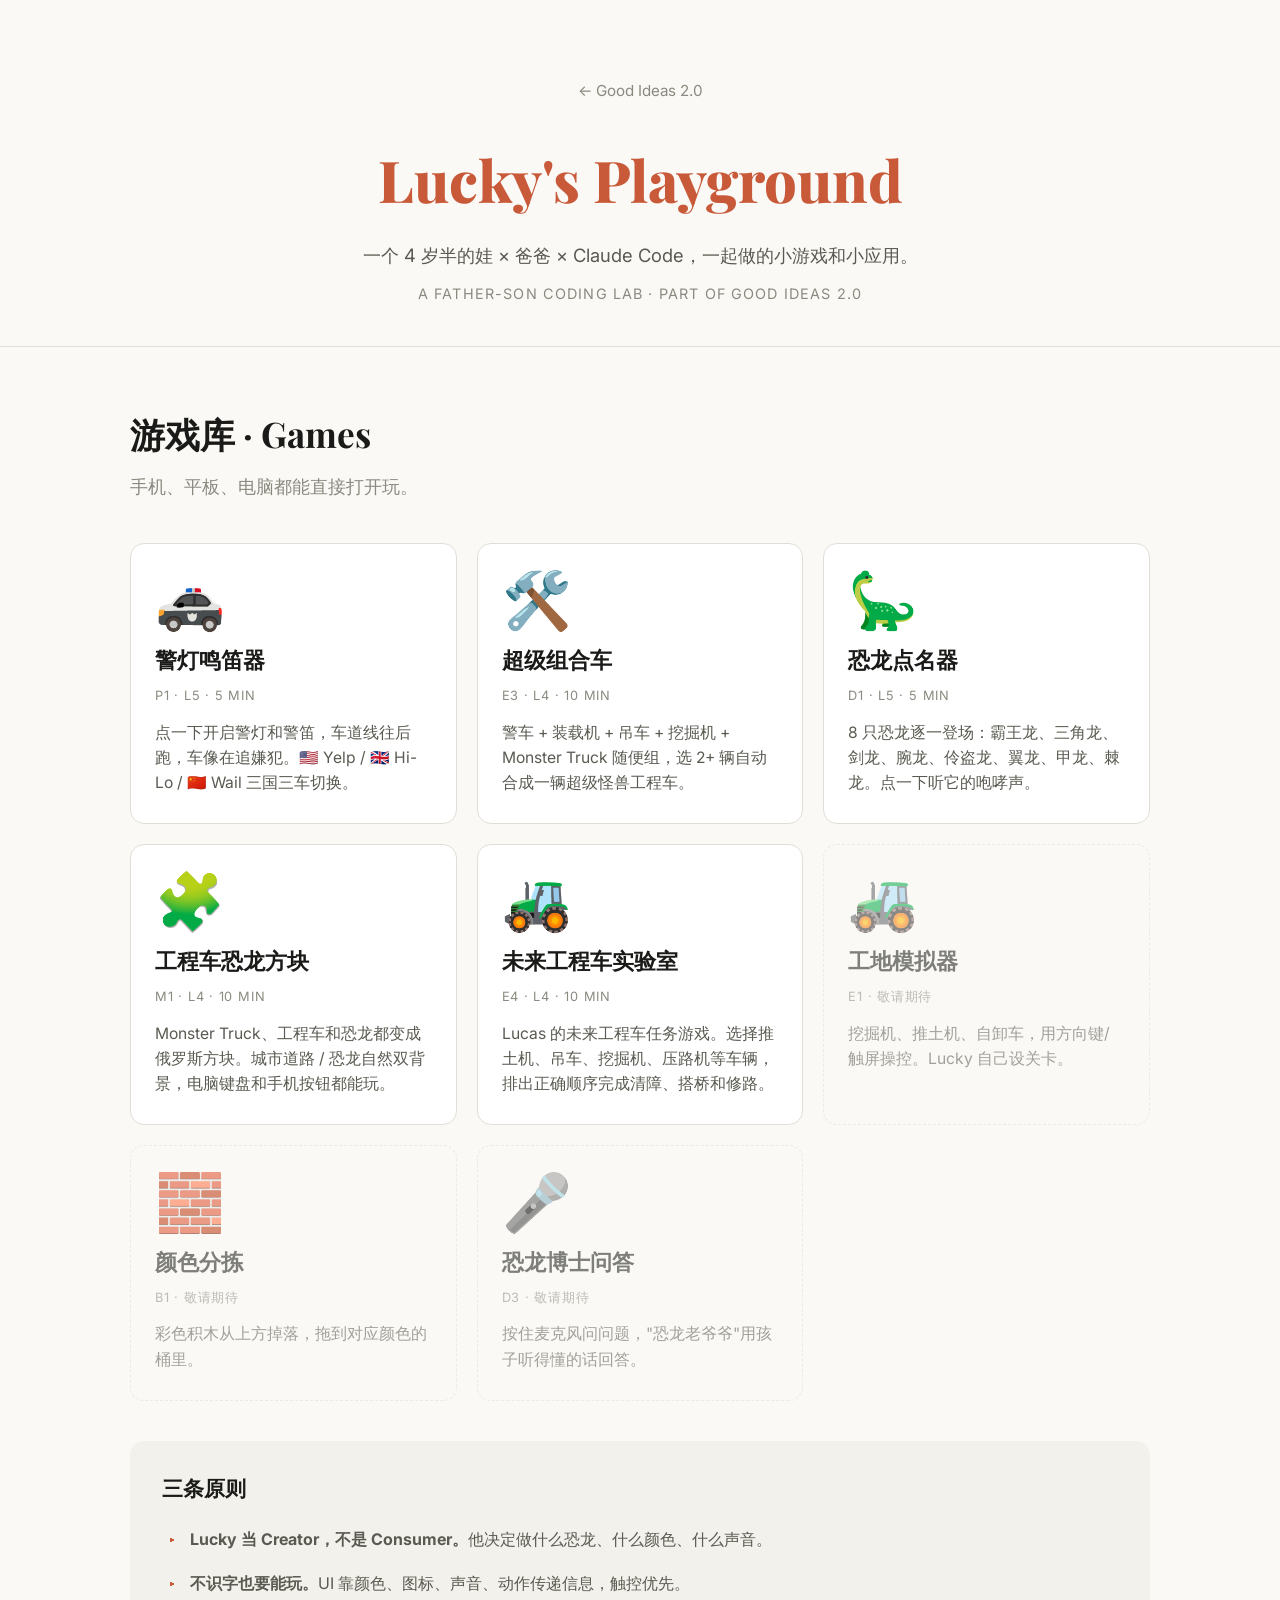
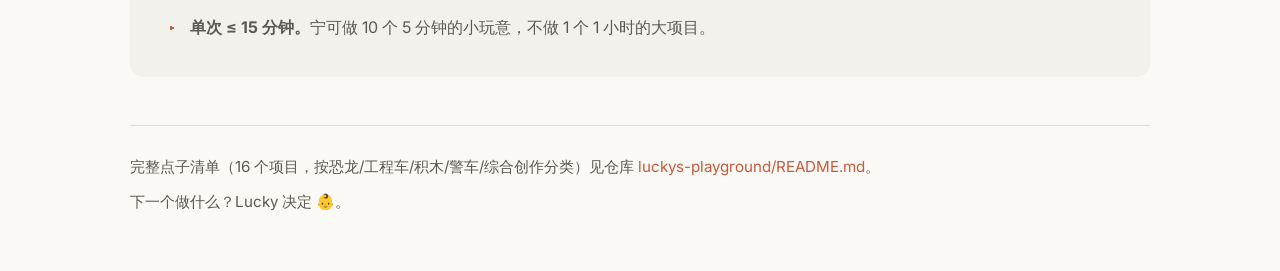
<file: docs/luckys-playground/index.html>
<!DOCTYPE html>
<html lang="zh-CN">
<head>
<meta charset="UTF-8">
<meta name="viewport" content="width=device-width, initial-scale=1.0">
<title>Lucky's Playground — Good Ideas 2.0</title>
    <meta property="og:title" content="Lucky&#x27;s Playground — Good Ideas 2.0">
    <meta property="og:description" content="好主意 2.0：场景驱动育儿、亲子共创与长期主义家庭实验。">
    <meta property="og:image" content="https://goodideas2.autozyx.com/assets/avatar.png">
    <meta property="og:type" content="website">
    <meta property="og:url" content="https://goodideas2.autozyx.com/luckys-playground/">
    <meta name="twitter:card" content="summary_large_image">
<link rel="preconnect" href="https://fonts.googleapis.com">
<link href="https://fonts.googleapis.com/css2?family=Inter:wght@400;500;600;700;800&family=Playfair+Display:wght@700;800&display=swap" rel="stylesheet">
<link rel="stylesheet" href="../assets/style.css">
<style>
  .pg-header { padding: 72px 32px 40px; text-align: center; border-bottom: 1px solid var(--border); }
  .pg-header .back { color: var(--text3); font-size: 0.95rem; margin-bottom: 24px; display: inline-block; }
  .pg-header h1 { font-family: 'Playfair Display', Georgia, serif; font-size: clamp(2.4rem, 5vw, 3.6rem); font-weight: 800; color: var(--accent); margin-bottom: 10px; }
  .pg-header .sub { color: var(--text2); font-size: 1.15rem; max-width: 640px; margin: 0 auto 8px; line-height: 1.8; }
  .pg-header .meta { color: var(--text3); font-size: 0.9rem; letter-spacing: 0.08em; text-transform: uppercase; }

  .games {
    display: grid;
    grid-template-columns: repeat(auto-fill, minmax(280px, 1fr));
    gap: 20px;
    margin: 40px 0;
  }
  .game {
    background: var(--card);
    border: 1px solid var(--border);
    border-radius: 14px;
    padding: 28px 24px;
    text-decoration: none;
    color: inherit;
    transition: transform 0.15s, border-color 0.15s, box-shadow 0.15s;
    display: flex;
    flex-direction: column;
    min-height: 220px;
  }
  .game:hover {
    text-decoration: none;
    border-color: var(--accent);
    transform: translateY(-3px);
    box-shadow: 0 12px 30px rgba(0, 0, 0, 0.06);
  }
  .game .icon { font-size: 56px; line-height: 1; margin-bottom: 12px; }
  .game h3 {
    font-family: 'Playfair Display', Georgia, serif;
    font-size: 1.4rem;
    margin-bottom: 6px;
  }
  .game .tags {
    font-size: 0.8rem;
    color: var(--text3);
    letter-spacing: 0.06em;
    text-transform: uppercase;
    margin-bottom: 12px;
  }
  .game p {
    color: var(--text2);
    font-size: 0.98rem;
    line-height: 1.6;
    flex: 1;
  }
  .game.placeholder {
    opacity: 0.55;
    pointer-events: none;
    background: transparent;
    border-style: dashed;
  }

  .pg-principles {
    background: var(--bg2);
    border-radius: 14px;
    padding: 28px 32px;
    margin-top: 24px;
  }
  .pg-principles h3 {
    font-family: 'Playfair Display', Georgia, serif;
    font-size: 1.3rem;
    margin-bottom: 12px;
  }
  .pg-principles ul { list-style: none; }
  .pg-principles li {
    padding: 8px 0 8px 28px;
    position: relative;
    color: var(--text2);
    font-size: 1rem;
  }
  .pg-principles li::before {
    content: "▸";
    position: absolute;
    left: 6px;
    color: var(--accent);
  }

  .footer-note {
    margin-top: 48px;
    padding-top: 28px;
    border-top: 1px solid var(--border);
    color: var(--text2);
    font-size: 0.95rem;
  }
</style>
</head>
<body>

<div class="pg-header">
  <a href="../" class="back">← Good Ideas 2.0</a>
  <h1>Lucky's Playground</h1>
  <p class="sub">一个 4 岁半的娃 × 爸爸 × Claude Code，一起做的小游戏和小应用。</p>
  <div class="meta">A father-son coding lab · part of Good Ideas 2.0</div>
</div>

<section>
<div class="wrap">

  <h2 class="sec-title">游戏库 · Games</h2>
  <p class="sec-sub">手机、平板、电脑都能直接打开玩。</p>

  <div class="games">

    <a class="game" href="police-siren.html">
      <div class="icon">🚓</div>
      <h3>警灯鸣笛器</h3>
      <div class="tags">P1 · L5 · 5 min</div>
      <p>点一下开启警灯和警笛，车道线往后跑，车像在追嫌犯。🇺🇸 Yelp / 🇬🇧 Hi-Lo / 🇨🇳 Wail 三国三车切换。</p>
    </a>

    <a class="game" href="truck-mixer.html">
      <div class="icon">🛠️</div>
      <h3>超级组合车</h3>
      <div class="tags">E3 · L4 · 10 min</div>
      <p>警车 + 装载机 + 吊车 + 挖掘机 + Monster Truck 随便组，选 2+ 辆自动合成一辆超级怪兽工程车。</p>
    </a>

    <a class="game" href="dino-roll-call.html">
      <div class="icon">🦕</div>
      <h3>恐龙点名器</h3>
      <div class="tags">D1 · L5 · 5 min</div>
      <p>8 只恐龙逐一登场：霸王龙、三角龙、剑龙、腕龙、伶盗龙、翼龙、甲龙、棘龙。点一下听它的咆哮声。</p>
    </a>

    <a class="game" href="tetris-blocks.html">
      <div class="icon">🧩</div>
      <h3>工程车恐龙方块</h3>
      <div class="tags">M1 · L4 · 10 min</div>
      <p>Monster Truck、工程车和恐龙都变成俄罗斯方块。城市道路 / 恐龙自然双背景，电脑键盘和手机按钮都能玩。</p>
    </a>

    <a class="game" href="future-builder.html">
      <div class="icon">🚜</div>
      <h3>未来工程车实验室</h3>
      <div class="tags">E4 · L4 · 10 min</div>
      <p>Lucas 的未来工程车任务游戏。选择推土机、吊车、挖掘机、压路机等车辆，排出正确顺序完成清障、搭桥和修路。</p>
    </a>

    <div class="game placeholder">
      <div class="icon">🚜</div>
      <h3>工地模拟器</h3>
      <div class="tags">E1 · 敬请期待</div>
      <p>挖掘机、推土机、自卸车，用方向键/触屏操控。Lucky 自己设关卡。</p>
    </div>

    <div class="game placeholder">
      <div class="icon">🧱</div>
      <h3>颜色分拣</h3>
      <div class="tags">B1 · 敬请期待</div>
      <p>彩色积木从上方掉落，拖到对应颜色的桶里。</p>
    </div>

    <div class="game placeholder">
      <div class="icon">🎤</div>
      <h3>恐龙博士问答</h3>
      <div class="tags">D3 · 敬请期待</div>
      <p>按住麦克风问问题，"恐龙老爷爷"用孩子听得懂的话回答。</p>
    </div>

  </div>

  <div class="pg-principles">
    <h3>三条原则</h3>
    <ul>
      <li><strong>Lucky 当 Creator，不是 Consumer。</strong>他决定做什么恐龙、什么颜色、什么声音。</li>
      <li><strong>不识字也要能玩。</strong>UI 靠颜色、图标、声音、动作传递信息，触控优先。</li>
      <li><strong>单次 ≤ 15 分钟。</strong>宁可做 10 个 5 分钟的小玩意，不做 1 个 1 小时的大项目。</li>
    </ul>
  </div>

  <div class="footer-note">
    <p>完整点子清单（16 个项目，按恐龙/工程车/积木/警车/综合创作分类）见仓库 <a href="https://github.com/AutoZYX/GoodIdeas2/tree/main/luckys-playground">luckys-playground/README.md</a>。</p>
    <p style="margin-top: 8px;">下一个做什么？Lucky 决定 👶。</p>
  </div>

</div>
</section>

</body>
</html>
</file>
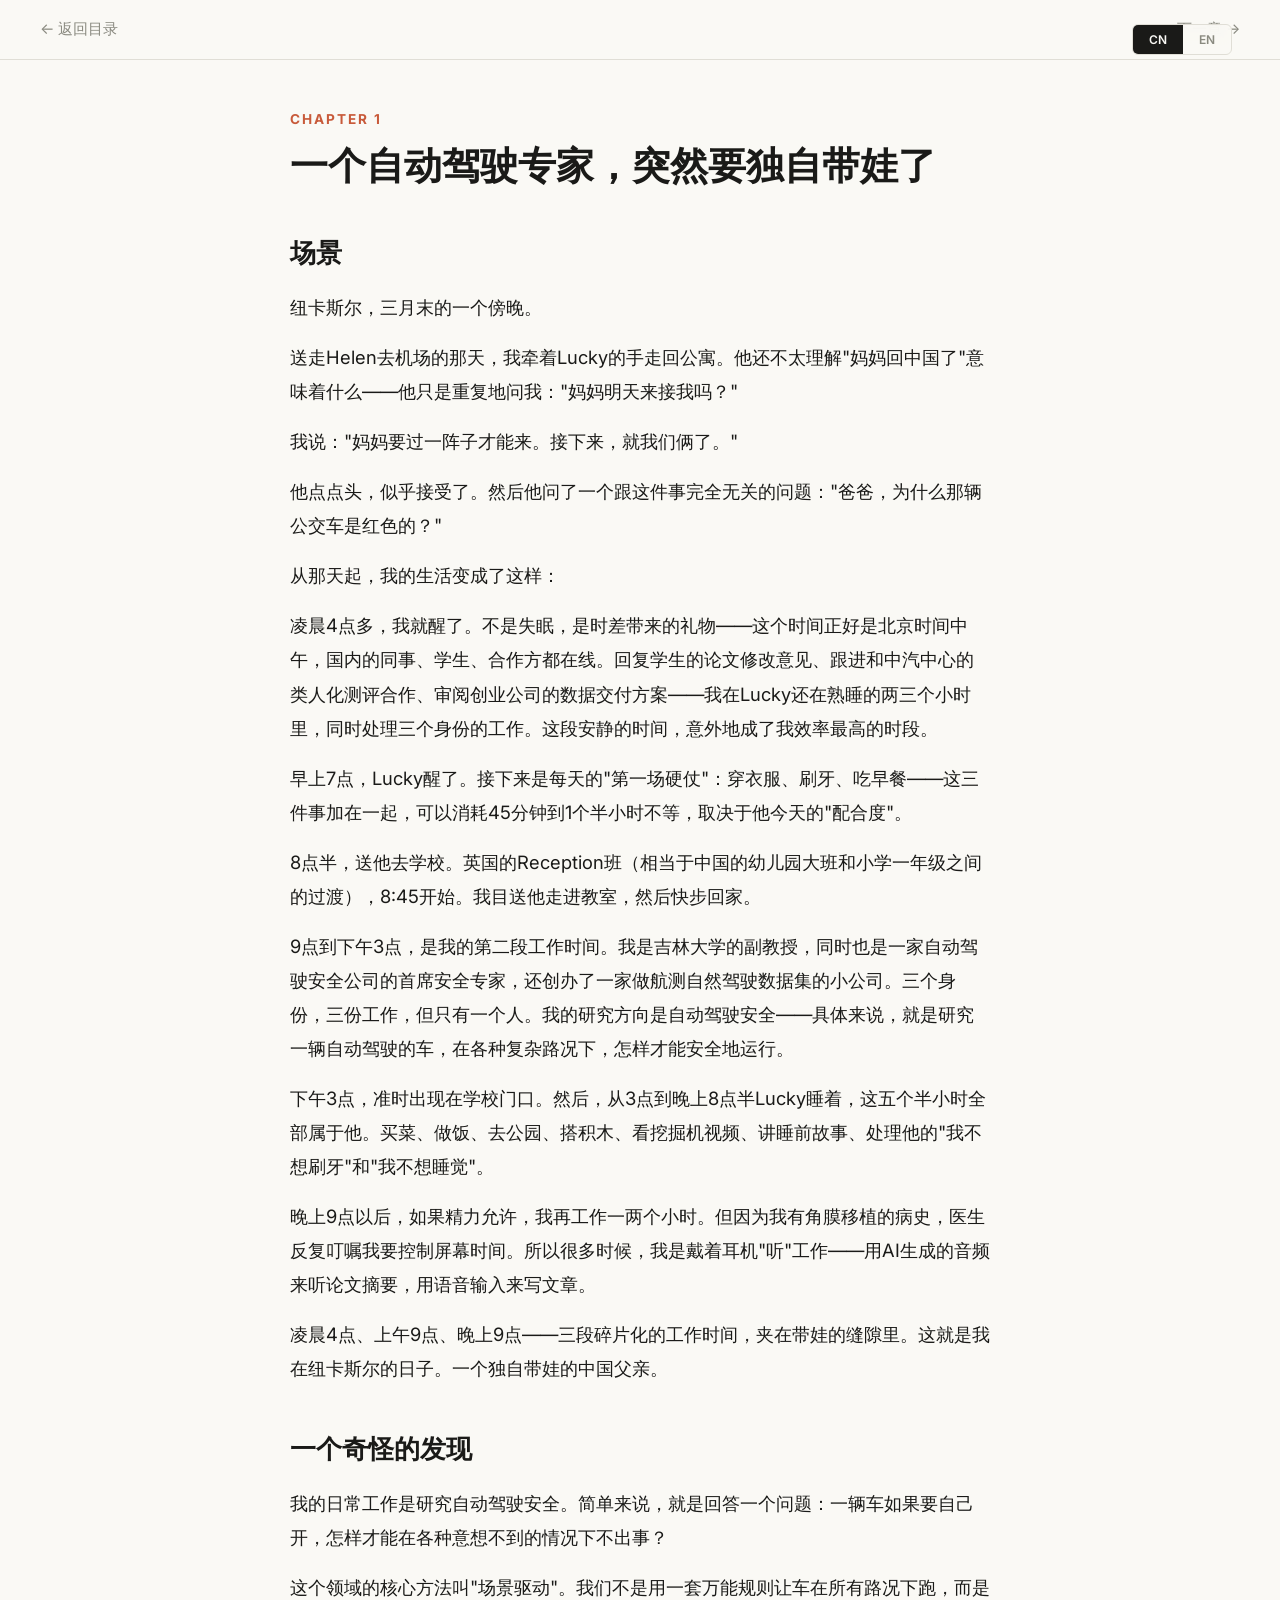
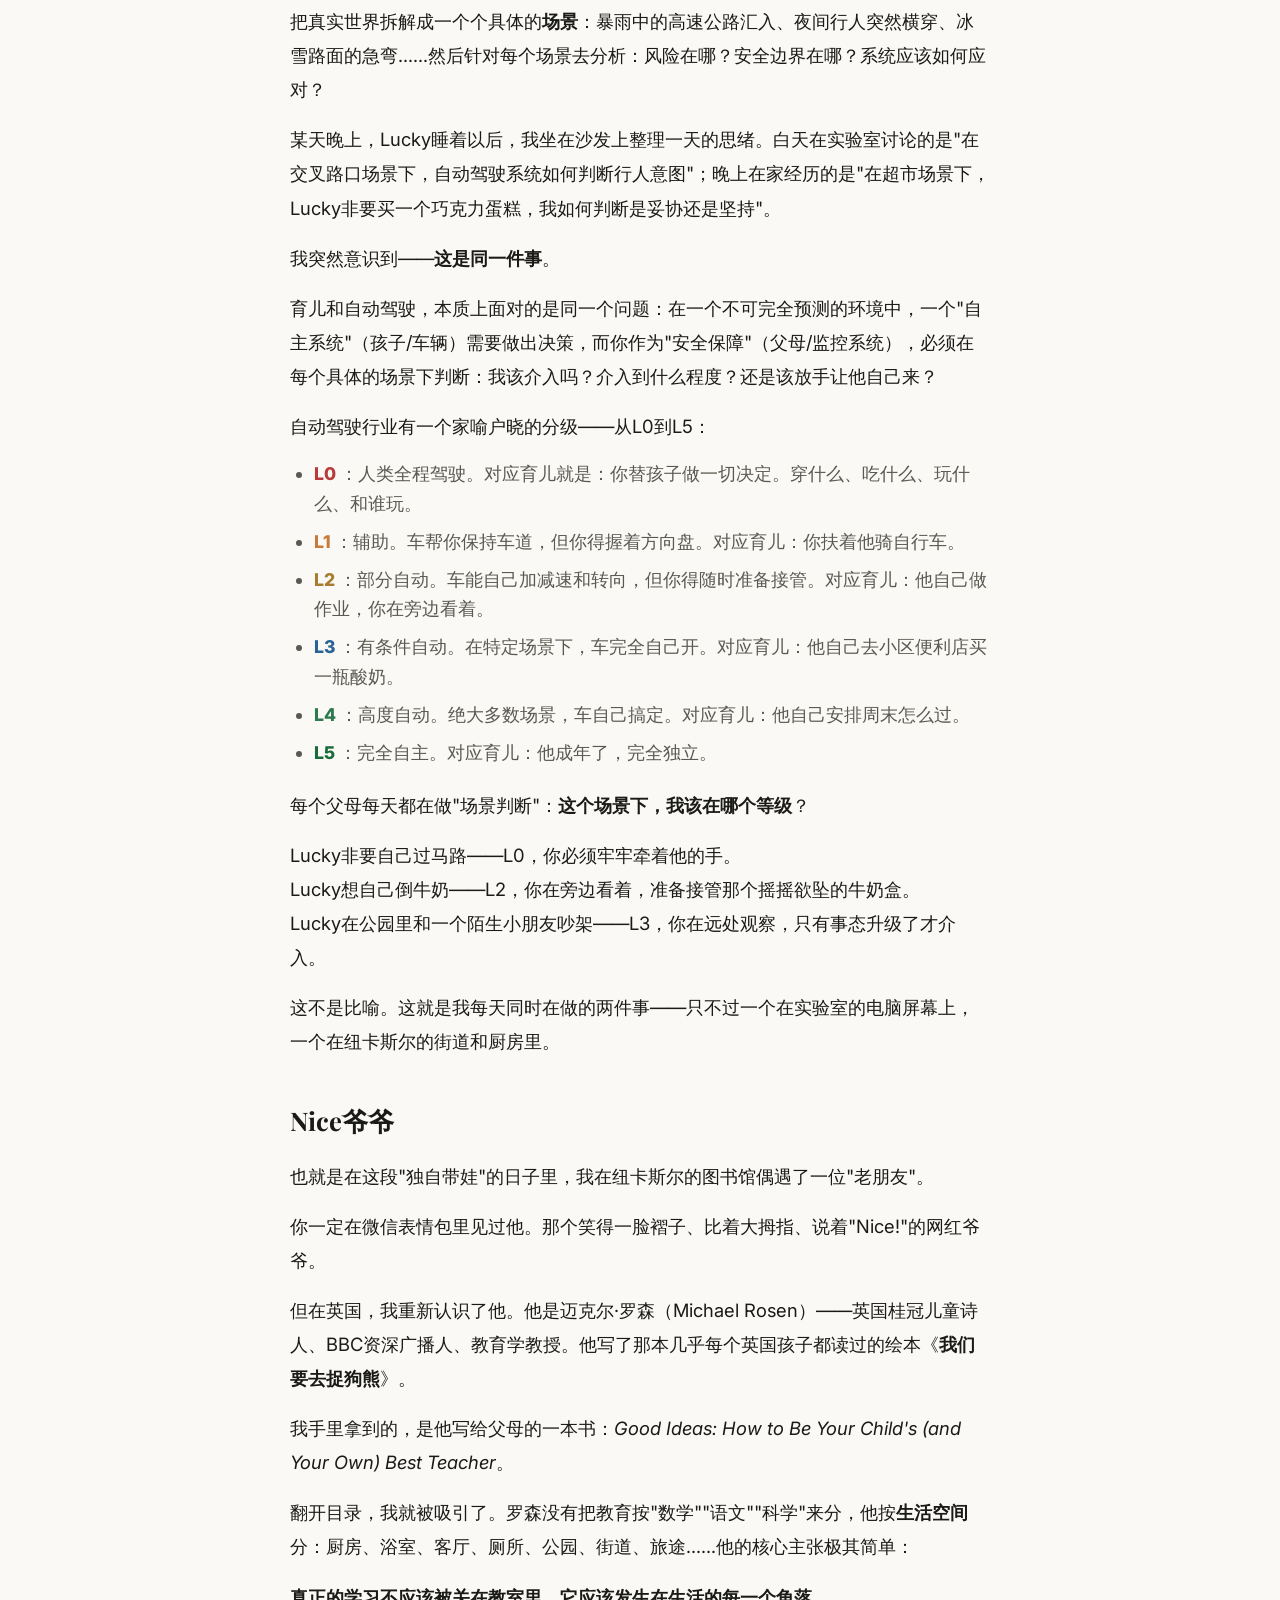
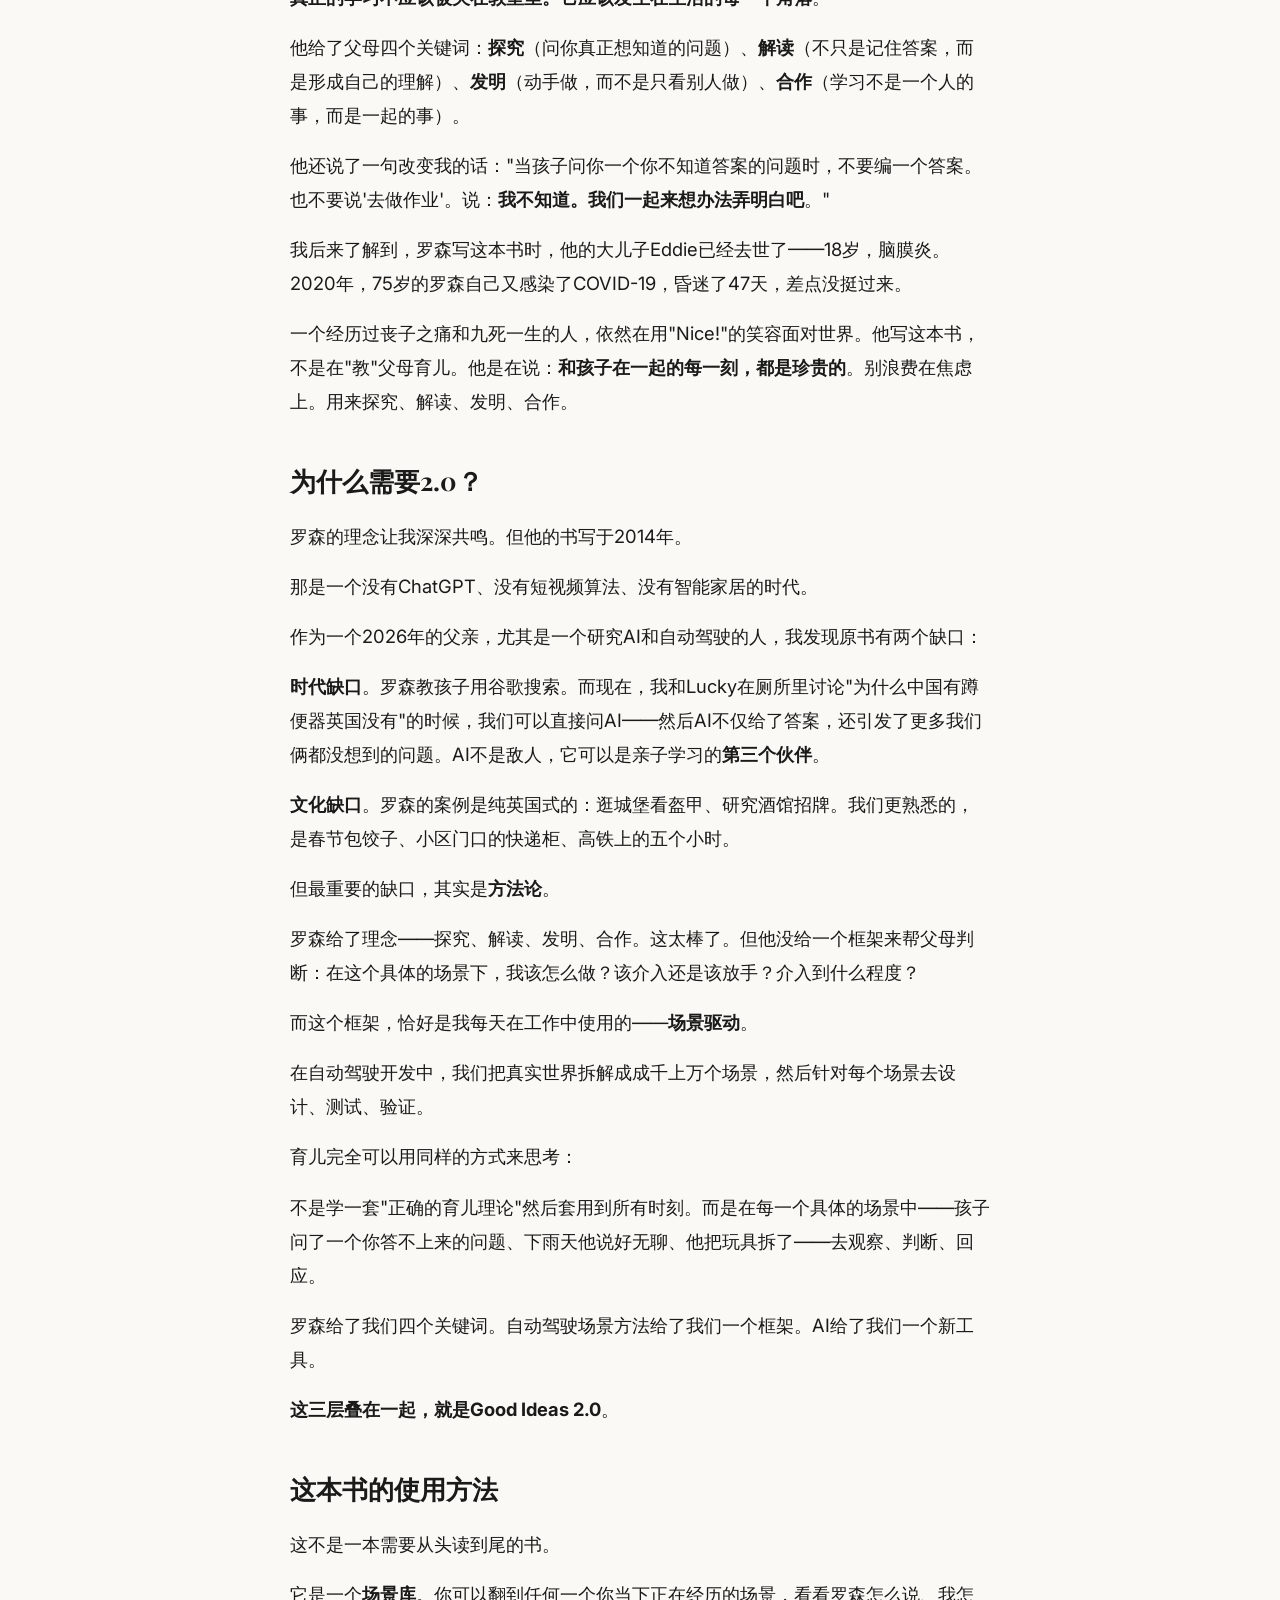
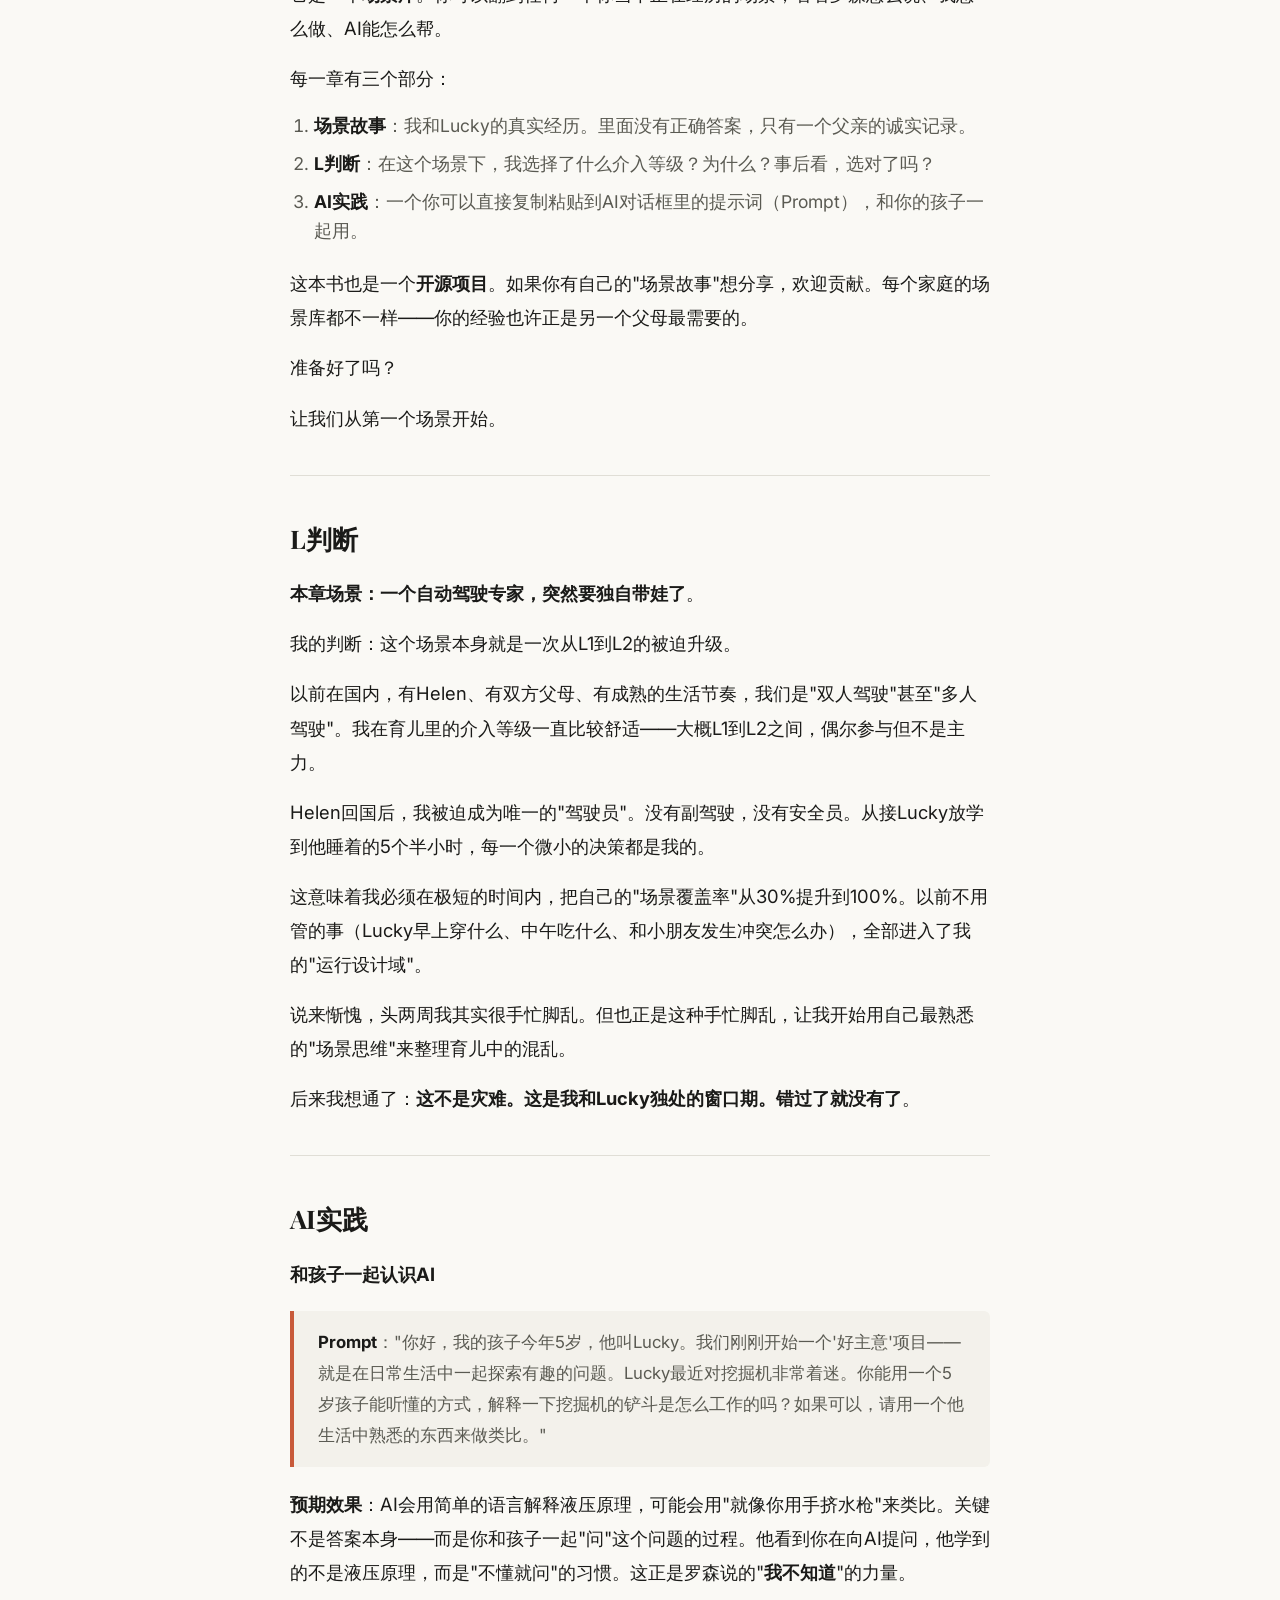
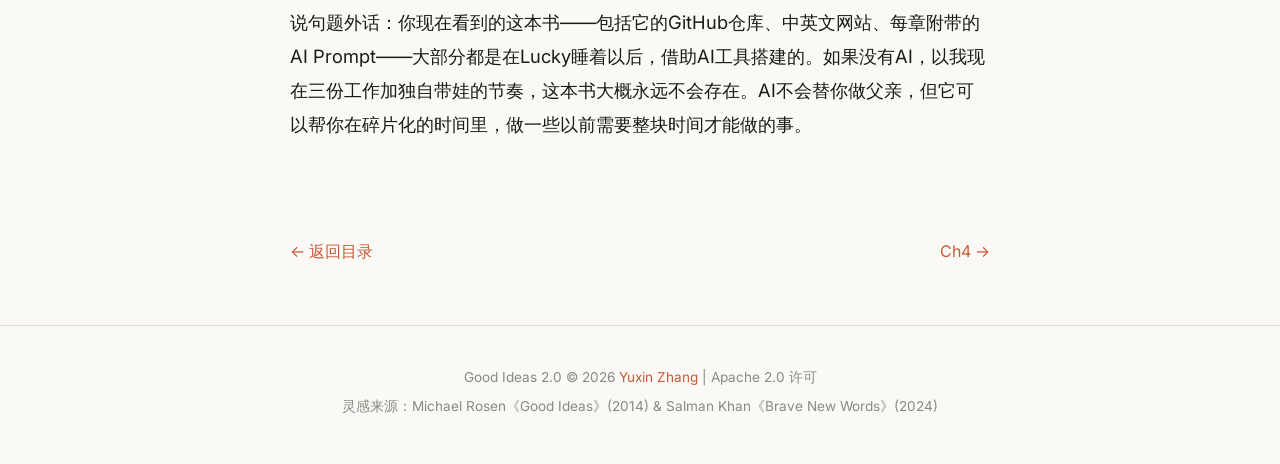
<file: docs/ch01.html>
<!DOCTYPE html>
<html lang="zh-CN">
<head>
<meta charset="UTF-8">
<meta name="viewport" content="width=device-width, initial-scale=1.0">
<title>Ch1: 一个自动驾驶专家，突然要独自带娃了 | Good Ideas 2.0</title>
    <meta property="og:title" content="Ch1: 一个自动驾驶专家，突然要独自带娃了 | Good Ideas 2.0">
    <meta property="og:description" content="好主意 2.0：场景驱动育儿、亲子共创与长期主义家庭实验。">
    <meta property="og:image" content="https://goodideas2.autozyx.com/assets/avatar.png">
    <meta property="og:type" content="website">
    <meta property="og:url" content="https://goodideas2.autozyx.com/ch01.html">
    <meta name="twitter:card" content="summary_large_image">
<link rel="preconnect" href="https://fonts.googleapis.com">
<link href="https://fonts.googleapis.com/css2?family=Inter:wght@400;500;600;700;800&family=Playfair+Display:wght@700;800&display=swap" rel="stylesheet">
<link rel="stylesheet" href="assets/style.css">
</head>
<body>

<!-- Language toggle -->
<div class="lang">
  <button id="btnCN" class="on" onclick="setLang('C')">CN</button>
  <button id="btnEN" onclick="setLang('E')">EN</button>
</div>

<!-- Top nav bar -->
<div class="chapter-nav">
  <a href="index.html">
    <span class="cn">&larr; 返回目录</span>
    <span class="en">&larr; Back to Contents</span>
  </a>
  <a href="ch04.html">
    <span class="cn">下一章 &rarr;</span>
    <span class="en">Next &rarr;</span>
  </a>
</div>

<!-- Chinese chapter content -->
<div class="cn">
  <article class="chapter">
    <div class="chapter-label">Chapter 1</div>
    <h1 class="chapter-title">一个自动驾驶专家，突然要独自带娃了</h1>

    <h2>场景</h2>
    <p>纽卡斯尔，三月末的一个傍晚。</p>
    <p>送走Helen去机场的那天，我牵着Lucky的手走回公寓。他还不太理解"妈妈回中国了"意味着什么——他只是重复地问我："妈妈明天来接我吗？"</p>
    <p>我说："妈妈要过一阵子才能来。接下来，就我们俩了。"</p>
    <p>他点点头，似乎接受了。然后他问了一个跟这件事完全无关的问题："爸爸，为什么那辆公交车是红色的？"</p>
    <p>从那天起，我的生活变成了这样：</p>
    <p>凌晨4点多，我就醒了。不是失眠，是时差带来的礼物——这个时间正好是北京时间中午，国内的同事、学生、合作方都在线。回复学生的论文修改意见、跟进和中汽中心的类人化测评合作、审阅创业公司的数据交付方案——我在Lucky还在熟睡的两三个小时里，同时处理三个身份的工作。这段安静的时间，意外地成了我效率最高的时段。</p>
    <p>早上7点，Lucky醒了。接下来是每天的"第一场硬仗"：穿衣服、刷牙、吃早餐——这三件事加在一起，可以消耗45分钟到1个半小时不等，取决于他今天的"配合度"。</p>
    <p>8点半，送他去学校。英国的Reception班（相当于中国的幼儿园大班和小学一年级之间的过渡），8:45开始。我目送他走进教室，然后快步回家。</p>
    <p>9点到下午3点，是我的第二段工作时间。我是吉林大学的副教授，同时也是一家自动驾驶安全公司的首席安全专家，还创办了一家做航测自然驾驶数据集的小公司。三个身份，三份工作，但只有一个人。我的研究方向是自动驾驶安全——具体来说，就是研究一辆自动驾驶的车，在各种复杂路况下，怎样才能安全地运行。</p>
    <p>下午3点，准时出现在学校门口。然后，从3点到晚上8点半Lucky睡着，这五个半小时全部属于他。买菜、做饭、去公园、搭积木、看挖掘机视频、讲睡前故事、处理他的"我不想刷牙"和"我不想睡觉"。</p>
    <p>晚上9点以后，如果精力允许，我再工作一两个小时。但因为我有角膜移植的病史，医生反复叮嘱我要控制屏幕时间。所以很多时候，我是戴着耳机"听"工作——用AI生成的音频来听论文摘要，用语音输入来写文章。</p>
    <p>凌晨4点、上午9点、晚上9点——三段碎片化的工作时间，夹在带娃的缝隙里。这就是我在纽卡斯尔的日子。一个独自带娃的中国父亲。</p>

    <h2>一个奇怪的发现</h2>
    <p>我的日常工作是研究自动驾驶安全。简单来说，就是回答一个问题：一辆车如果要自己开，怎样才能在各种意想不到的情况下不出事？</p>
    <p>这个领域的核心方法叫"场景驱动"。我们不是用一套万能规则让车在所有路况下跑，而是把真实世界拆解成一个个具体的<strong>场景</strong>：暴雨中的高速公路汇入、夜间行人突然横穿、冰雪路面的急弯……然后针对每个场景去分析：风险在哪？安全边界在哪？系统应该如何应对？</p>
    <p>某天晚上，Lucky睡着以后，我坐在沙发上整理一天的思绪。白天在实验室讨论的是"在交叉路口场景下，自动驾驶系统如何判断行人意图"；晚上在家经历的是"在超市场景下，Lucky非要买一个巧克力蛋糕，我如何判断是妥协还是坚持"。</p>
    <p>我突然意识到——<strong>这是同一件事</strong>。</p>
    <p>育儿和自动驾驶，本质上面对的是同一个问题：在一个不可完全预测的环境中，一个"自主系统"（孩子/车辆）需要做出决策，而你作为"安全保障"（父母/监控系统），必须在每个具体的场景下判断：我该介入吗？介入到什么程度？还是该放手让他自己来？</p>
    <p>自动驾驶行业有一个家喻户晓的分级——从L0到L5：</p>
    <ul>
      <li><span class="l-tag" style="color:#b83a3a">L0</span>：人类全程驾驶。对应育儿就是：你替孩子做一切决定。穿什么、吃什么、玩什么、和谁玩。</li>
      <li><span class="l-tag" style="color:#c87a3a">L1</span>：辅助。车帮你保持车道，但你得握着方向盘。对应育儿：你扶着他骑自行车。</li>
      <li><span class="l-tag" style="color:var(--amber)">L2</span>：部分自动。车能自己加减速和转向，但你得随时准备接管。对应育儿：他自己做作业，你在旁边看着。</li>
      <li><span class="l-tag" style="color:var(--blue)">L3</span>：有条件自动。在特定场景下，车完全自己开。对应育儿：他自己去小区便利店买一瓶酸奶。</li>
      <li><span class="l-tag" style="color:var(--green)">L4</span>：高度自动。绝大多数场景，车自己搞定。对应育儿：他自己安排周末怎么过。</li>
      <li><span class="l-tag" style="color:#1a6b3a">L5</span>：完全自主。对应育儿：他成年了，完全独立。</li>
    </ul>
    <p>每个父母每天都在做"场景判断"：<strong>这个场景下，我该在哪个等级</strong>？</p>
    <p>Lucky非要自己过马路——L0，你必须牢牢牵着他的手。<br>Lucky想自己倒牛奶——L2，你在旁边看着，准备接管那个摇摇欲坠的牛奶盒。<br>Lucky在公园里和一个陌生小朋友吵架——L3，你在远处观察，只有事态升级了才介入。</p>
    <p>这不是比喻。这就是我每天同时在做的两件事——只不过一个在实验室的电脑屏幕上，一个在纽卡斯尔的街道和厨房里。</p>

    <h2>Nice爷爷</h2>
    <p>也就是在这段"独自带娃"的日子里，我在纽卡斯尔的图书馆偶遇了一位"老朋友"。</p>
    <p>你一定在微信表情包里见过他。那个笑得一脸褶子、比着大拇指、说着"Nice!"的网红爷爷。</p>
    <p>但在英国，我重新认识了他。他是迈克尔·罗森（Michael Rosen）——英国桂冠儿童诗人、BBC资深广播人、教育学教授。他写了那本几乎每个英国孩子都读过的绘本《<strong>我们要去捉狗熊</strong>》。</p>
    <p>我手里拿到的，是他写给父母的一本书：<em>Good Ideas: How to Be Your Child's (and Your Own) Best Teacher</em>。</p>
    <p>翻开目录，我就被吸引了。罗森没有把教育按"数学""语文""科学"来分，他按<strong>生活空间</strong>分：厨房、浴室、客厅、厕所、公园、街道、旅途……他的核心主张极其简单：</p>
    <p><strong>真正的学习不应该被关在教室里。它应该发生在生活的每一个角落</strong>。</p>
    <p>他给了父母四个关键词：<strong>探究</strong>（问你真正想知道的问题）、<strong>解读</strong>（不只是记住答案，而是形成自己的理解）、<strong>发明</strong>（动手做，而不是只看别人做）、<strong>合作</strong>（学习不是一个人的事，而是一起的事）。</p>
    <p>他还说了一句改变我的话："当孩子问你一个你不知道答案的问题时，不要编一个答案。也不要说'去做作业'。说：<strong>我不知道。我们一起来想办法弄明白吧</strong>。"</p>
    <p>我后来了解到，罗森写这本书时，他的大儿子Eddie已经去世了——18岁，脑膜炎。2020年，75岁的罗森自己又感染了COVID-19，昏迷了47天，差点没挺过来。</p>
    <p>一个经历过丧子之痛和九死一生的人，依然在用"Nice!"的笑容面对世界。他写这本书，不是在"教"父母育儿。他是在说：<strong>和孩子在一起的每一刻，都是珍贵的</strong>。别浪费在焦虑上。用来探究、解读、发明、合作。</p>

    <h2>为什么需要2.0？</h2>
    <p>罗森的理念让我深深共鸣。但他的书写于2014年。</p>
    <p>那是一个没有ChatGPT、没有短视频算法、没有智能家居的时代。</p>
    <p>作为一个2026年的父亲，尤其是一个研究AI和自动驾驶的人，我发现原书有两个缺口：</p>
    <p><strong>时代缺口</strong>。罗森教孩子用谷歌搜索。而现在，我和Lucky在厕所里讨论"为什么中国有蹲便器英国没有"的时候，我们可以直接问AI——然后AI不仅给了答案，还引发了更多我们俩都没想到的问题。AI不是敌人，它可以是亲子学习的<strong>第三个伙伴</strong>。</p>
    <p><strong>文化缺口</strong>。罗森的案例是纯英国式的：逛城堡看盔甲、研究酒馆招牌。我们更熟悉的，是春节包饺子、小区门口的快递柜、高铁上的五个小时。</p>
    <p>但最重要的缺口，其实是<strong>方法论</strong>。</p>
    <p>罗森给了理念——探究、解读、发明、合作。这太棒了。但他没给一个框架来帮父母判断：在这个具体的场景下，我该怎么做？该介入还是该放手？介入到什么程度？</p>
    <p>而这个框架，恰好是我每天在工作中使用的——<strong>场景驱动</strong>。</p>
    <p>在自动驾驶开发中，我们把真实世界拆解成成千上万个场景，然后针对每个场景去设计、测试、验证。</p>
    <p>育儿完全可以用同样的方式来思考：</p>
    <p>不是学一套"正确的育儿理论"然后套用到所有时刻。而是在每一个具体的场景中——孩子问了一个你答不上来的问题、下雨天他说好无聊、他把玩具拆了——去观察、判断、回应。</p>
    <p>罗森给了我们四个关键词。自动驾驶场景方法给了我们一个框架。AI给了我们一个新工具。</p>
    <p><strong>这三层叠在一起，就是Good Ideas 2.0</strong>。</p>

    <h2>这本书的使用方法</h2>
    <p>这不是一本需要从头读到尾的书。</p>
    <p>它是一个<strong>场景库</strong>。你可以翻到任何一个你当下正在经历的场景，看看罗森怎么说、我怎么做、AI能怎么帮。</p>
    <p>每一章有三个部分：</p>
    <ol>
      <li><strong>场景故事</strong>：我和Lucky的真实经历。里面没有正确答案，只有一个父亲的诚实记录。</li>
      <li><strong>L判断</strong>：在这个场景下，我选择了什么介入等级？为什么？事后看，选对了吗？</li>
      <li><strong>AI实践</strong>：一个你可以直接复制粘贴到AI对话框里的提示词（Prompt），和你的孩子一起用。</li>
    </ol>
    <p>这本书也是一个<strong>开源项目</strong>。如果你有自己的"场景故事"想分享，欢迎贡献。每个家庭的场景库都不一样——你的经验也许正是另一个父母最需要的。</p>
    <p>准备好了吗？</p>
    <p>让我们从第一个场景开始。</p>

    <hr>

    <h2>L判断</h2>
    <p><strong>本章场景：一个自动驾驶专家，突然要独自带娃了</strong>。</p>
    <p>我的判断：这个场景本身就是一次从L1到L2的被迫升级。</p>
    <p>以前在国内，有Helen、有双方父母、有成熟的生活节奏，我们是"双人驾驶"甚至"多人驾驶"。我在育儿里的介入等级一直比较舒适——大概L1到L2之间，偶尔参与但不是主力。</p>
    <p>Helen回国后，我被迫成为唯一的"驾驶员"。没有副驾驶，没有安全员。从接Lucky放学到他睡着的5个半小时，每一个微小的决策都是我的。</p>
    <p>这意味着我必须在极短的时间内，把自己的"场景覆盖率"从30%提升到100%。以前不用管的事（Lucky早上穿什么、中午吃什么、和小朋友发生冲突怎么办），全部进入了我的"运行设计域"。</p>
    <p>说来惭愧，头两周我其实很手忙脚乱。但也正是这种手忙脚乱，让我开始用自己最熟悉的"场景思维"来整理育儿中的混乱。</p>
    <p>后来我想通了：<strong>这不是灾难。这是我和Lucky独处的窗口期。错过了就没有了</strong>。</p>

    <hr>

    <h2>AI实践</h2>
    <p><strong>和孩子一起认识AI</strong></p>
    <blockquote>
      <p><strong>Prompt</strong>："你好，我的孩子今年5岁，他叫Lucky。我们刚刚开始一个'好主意'项目——就是在日常生活中一起探索有趣的问题。Lucky最近对挖掘机非常着迷。你能用一个5岁孩子能听懂的方式，解释一下挖掘机的铲斗是怎么工作的吗？如果可以，请用一个他生活中熟悉的东西来做类比。"</p>
    </blockquote>
    <p><strong>预期效果</strong>：AI会用简单的语言解释液压原理，可能会用"就像你用手挤水枪"来类比。关键不是答案本身——而是你和孩子一起"问"这个问题的过程。他看到你在向AI提问，他学到的不是液压原理，而是"不懂就问"的习惯。这正是罗森说的"<strong>我不知道</strong>"的力量。</p>
    <p>说句题外话：你现在看到的这本书——包括它的GitHub仓库、中英文网站、每章附带的AI Prompt——大部分都是在Lucky睡着以后，借助AI工具搭建的。如果没有AI，以我现在三份工作加独自带娃的节奏，这本书大概永远不会存在。AI不会替你做父亲，但它可以帮你在碎片化的时间里，做一些以前需要整块时间才能做的事。</p>
  </article>
</div>

<!-- English chapter content -->
<div class="en">
  <article class="chapter">
    <div class="chapter-label">Chapter 1</div>
    <h1 class="chapter-title">A Self-Driving Expert Suddenly Has to Solo-Parent</h1>

    <h2>The Scenario</h2>
    <p>Newcastle upon Tyne. A late March evening.</p>
    <p>The day I saw Helen off at the airport, I walked back to our flat holding Lucky's hand. He didn't quite grasp what "Mummy's gone back to China" meant. He just kept asking: "Will Mummy pick me up tomorrow?"</p>
    <p>"Mummy won't be back for a while," I said. "From now on, it's just the two of us."</p>
    <p>He nodded, seemingly fine with that. Then he asked a question that had absolutely nothing to do with any of it: "Daddy, why is that bus red?"</p>
    <p>From that day on, my life looked like this:</p>
    <p>Just after 4 a.m., I'm awake. Not insomnia — a gift from the time zone. At this hour it's midday in Beijing, and my colleagues, students, and collaborators back in China are all online. Review a graduate student's draft paper, follow up on a testing collaboration with a government research centre, check a data delivery plan for my startup — in the two or three hours before Lucky stirs, I juggle three professional identities simultaneously. This quiet window has turned out, unexpectedly, to be my most productive time.</p>
    <p>At 7 a.m., Lucky wakes up. Then comes the first battle of the day: getting dressed, brushing teeth, eating breakfast. These three tasks together can take anywhere from 45 minutes to an hour and a half, depending on his "cooperation index" that morning.</p>
    <p>At 8:30, I walk him to school. The UK Reception class — a bridge between Chinese kindergarten and Year 1 — starts at 8:45. I watch him disappear through the classroom door, then hurry home.</p>
    <p>From 9 a.m. to 3 p.m. is my second block of work time. I'm an associate professor at Jilin University, but I also serve as chief safety expert at an automotive tech company and run a startup that has built one of the world's largest aerial naturalistic driving datasets. Three roles, three jobs, one person. My research field is autonomous driving safety — specifically, figuring out how a self-driving car can operate safely across all kinds of complex, real-world conditions.</p>
    <p>At 3 p.m. sharp, I'm back at the school gate. From 3 p.m. until Lucky falls asleep around 8:30, those five and a half hours belong entirely to him. Grocery shopping, cooking, the park, building blocks, excavator videos, bedtime stories, and navigating his "I don't want to brush my teeth" and "I don't want to go to sleep."</p>
    <p>After 9 p.m., if I still have the energy, I work another hour or two. But because of a corneal transplant, my doctor has told me repeatedly to limit screen time. So more often than not, I work with headphones on — listening to AI-generated audio summaries of papers, dictating articles by voice.</p>
    <p>4 a.m., 9 a.m., 9 p.m. — three fragmented windows of work, squeezed into the gaps between parenting. That's my life in Newcastle. A Chinese father, solo-parenting abroad.</p>

    <h2>A Strange Discovery</h2>
    <p>My day job is researching autonomous driving safety. Put simply, I'm trying to answer one question: <strong>if a car is going to drive itself, how do we make sure it doesn't crash in all the unexpected situations the real world throws at it</strong>?</p>
    <p>The core method in this field is called "scenario-driven." We don't write one universal set of rules for every road condition. Instead, we break the real world into specific <strong>scenarios</strong> — merging onto a motorway in a downpour, a pedestrian darting across the road at night, a sharp bend on an icy surface — and for each one we ask: where's the risk? Where's the safety boundary? How should the system respond?</p>
    <p>One evening, after Lucky had fallen asleep, I was sitting on the sofa collecting my thoughts. During the day in the lab, I'd been discussing "how an autonomous driving system judges pedestrian intent at a junction." That evening at home, I'd been navigating "how to judge whether to give in or hold firm when Lucky insists on a chocolate cake at the supermarket."</p>
    <p>It hit me: <strong>these are the same thing</strong>.</p>
    <p>Parenting and autonomous driving face the same fundamental problem: in an environment you can never fully predict, an "autonomous system" (child / vehicle) needs to make decisions, and you, as the "safety layer" (parent / supervision system), must judge in each specific scenario: should I intervene? How much? Or should I let them handle it?</p>
    <p>The autonomous driving industry has a well-known scale — L0 through L5:</p>
    <ul>
      <li><span class="l-tag" style="color:#b83a3a">L0</span>: Full human driving. In parenting: you make every decision. What to wear, what to eat, what to play, who to play with.</li>
      <li><span class="l-tag" style="color:#c87a3a">L1</span>: Assisted. The car helps keep the lane, but your hands stay on the wheel. In parenting: you hold the bike while they pedal.</li>
      <li><span class="l-tag" style="color:var(--amber)">L2</span>: Partial automation. The car can accelerate, brake, and steer, but you must be ready to take over at any moment. In parenting: they do homework; you sit beside them.</li>
      <li><span class="l-tag" style="color:var(--blue)">L3</span>: Conditional automation. In specific scenarios, the car drives itself. In parenting: they walk to the corner shop alone to buy a yoghurt.</li>
      <li><span class="l-tag" style="color:var(--green)">L4</span>: High automation. In most scenarios, the car manages on its own. In parenting: they plan their own weekend.</li>
      <li><span class="l-tag" style="color:#1a6b3a">L5</span>: Full autonomy. In parenting: they're grown up, making all their own decisions.</li>
    </ul>
    <p>Every parent makes "scenario judgments" every day: <strong>at what level should I be right now</strong>?</p>
    <p>Lucky wants to cross the road by himself — L0, you hold his hand tight.<br>Lucky wants to pour his own milk — L2, you watch, ready to catch the wobbling carton.<br>Lucky gets into an argument with a stranger's child in the park — L3, you observe from a distance, stepping in only if things escalate.</p>
    <p>This isn't a metaphor. It's literally what I do every day in two parallel worlds — one on a computer screen in the lab, the other on the streets and in the kitchen of Newcastle.</p>

    <h2>The Nice Grandpa</h2>
    <p>It was during these solo-parenting days that I stumbled upon an old "friend" in the Newcastle city library.</p>
    <p>If you've spent any time on Chinese social media, you've seen him. The wrinkly-faced old man giving a thumbs-up and saying "Nice!"</p>
    <p>But in the UK, I discovered who he really is. He's Michael Rosen — former Children's Laureate, veteran BBC broadcaster, professor of education. He wrote <em>We're Going on a Bear Hunt</em>, a picture book that has accompanied millions of childhoods around the world.</p>
    <p>The book in my hands, though, was something he wrote for parents: <em>Good Ideas: How to Be Your Child's (and Your Own) Best Teacher</em>.</p>
    <p>I was hooked from the table of contents. Rosen didn't divide education into "maths," "language," or "science." He divided it by <strong>living spaces</strong>: the kitchen, the bathroom, the sitting room, the loo, the park, the street, travelling... His core argument is disarmingly simple:</p>
    <p><strong>Real learning should not be locked inside a classroom. It should happen in every corner of life</strong>.</p>
    <p>He gave parents four keywords: <strong>Investigation</strong> (ask the questions you genuinely want answered), <strong>Interpretation</strong> (don't just memorise answers — form your own understanding), <strong>Invention</strong> (make things, don't just watch others make them), and <strong>Co-operation</strong> (learning is not a solo act — it's something we do together).</p>
    <p>And he said one thing that changed me: "When your child asks you a question and you don't know the answer, don't make one up. Don't say 'go and do your homework.' Say: <strong>I don't know. Let's try to figure it out together</strong>."</p>
    <p>I later learned that when Rosen wrote this book, his eldest son Eddie had already died — aged 18, of meningitis. In 2020, Rosen himself caught COVID-19, spent 47 days in a coma, and very nearly didn't make it.</p>
    <p>A man who has lived through the death of a child and his own brush with death, yet still greets the world with that "Nice!" grin. He didn't write this book to <em>teach</em> parents how to parent. He wrote it to say: <strong>every moment you spend with your child is precious</strong>. Don't waste it on anxiety. Use it to investigate, interpret, invent, co-operate.</p>

    <h2>Why 2.0?</h2>
    <p>Rosen's ideas resonate deeply with me. But his book was written in 2014.</p>
    <p>That was a world without ChatGPT, without algorithmic short-video feeds, without smart home devices.</p>
    <p>As a father in 2026 — and specifically as someone who researches AI and autonomous driving — I see two gaps in the original:</p>
    <p><strong>A technology gap</strong>. Rosen taught children to use Google. Now, when Lucky and I are in the loo debating "Why does China have squat toilets but England doesn't?", we can ask AI directly — and AI doesn't just answer, it sparks questions neither of us had thought of. AI isn't the enemy. It can be <strong>the third learning partner</strong> in the parent-child relationship.</p>
    <p><strong>A cultural gap</strong>. Rosen's examples are quintessentially British: visiting castles, studying pub signs. What Chinese families know better is making dumplings at Chinese New Year, the courier locker outside the apartment block, five hours on the high-speed train.</p>
    <p>But the most important gap is <strong>methodological</strong>.</p>
    <p>Rosen gave us philosophy — investigate, interpret, invent, co-operate. Brilliant. But he didn't give parents a framework for deciding: <em>in this specific scenario, what do I do? Step in or step back? How much?</em></p>
    <p>That framework happens to be the one I use every day at work: <strong>scenario-driven</strong>.</p>
    <p>In autonomous driving development, we decompose the real world into thousands of scenarios, then design, test, and validate for each one.</p>
    <p>Parenting can be thought about in exactly the same way:</p>
    <p>Don't learn one "correct parenting theory" and apply it to every moment. Instead, in each concrete scenario — the child asks something you can't answer, it's raining and they're bored, they've taken a toy apart — observe, judge, respond.</p>
    <p>Rosen gave us the keywords. The scenario-driven approach from autonomous driving gives us a framework. AI gives us a new tool.</p>
    <p><strong>Stack these three layers together, and you get Good Ideas 2.0</strong>.</p>

    <h2>How to Use This Book</h2>
    <p>This is not a book you need to read front to back.</p>
    <p>It's a <strong>scenario library</strong>. Flip to whichever scenario you're living through right now, and see what Rosen says, what I did, and how AI can help.</p>
    <p>Each chapter has three parts:</p>
    <ol>
      <li><strong>Scenario Story</strong>: A real experience with Lucky. No right answers — just one father's honest account.</li>
      <li><strong>L-Rating</strong>: What intervention level did I choose in this scenario? Why? In hindsight, was it right?</li>
      <li><strong>AI Practice</strong>: A prompt you can copy-paste straight into an AI chat and use with your child.</li>
    </ol>
    <p>This book is also an <strong>open-source project</strong>. If you have your own scenario to share, you're welcome to contribute. Every family's scenario library is different — your experience might be exactly what another parent needs.</p>
    <p>Ready?</p>
    <p>Let's begin with the first scenario.</p>

    <hr>

    <h2>L-Rating</h2>
    <p><strong>This chapter's scenario: a self-driving expert suddenly has to solo-parent</strong>.</p>
    <p>My rating: this scenario was a forced upgrade from L1 to full operational coverage.</p>
    <p>Back in China, with Helen, both sets of grandparents, and an established routine, we were "dual-driver" or even "multi-driver." My involvement in parenting sat comfortably at L1 to L2 — I participated occasionally but wasn't the primary operator.</p>
    <p>After Helen went home, I became the sole driver. No co-pilot. No safety operator. From school pick-up to lights-out, every micro-decision was mine.</p>
    <p>This meant I had to expand my "scenario coverage" from roughly 30% to 100% almost overnight. Things I'd never had to manage (what Lucky wears in the morning, what to cook for lunch, what to do when he has a conflict with a classmate) all entered my "operational design domain."</p>
    <p>I'll be honest: the first two weeks were chaotic. But it was precisely that chaos that forced me to start applying my most familiar thinking tool — scenario-based reasoning — to the mess of everyday parenting.</p>
    <p>Eventually, I made peace with it: <strong>this isn't a disaster. It's a window — my window of one-on-one time with Lucky. Once it closes, it's gone</strong>.</p>

    <hr>

    <h2>AI Practice</h2>
    <p><strong>Introducing AI to your child:</strong></p>
    <blockquote>
      <p><strong>Prompt</strong>: "Hello. My child is 5 years old and his name is Lucky. We've just started a 'Good Ideas' project — exploring interesting questions in everyday life. Lucky is absolutely fascinated by excavators right now. Could you explain how an excavator's bucket works in a way a 5-year-old can understand? If possible, use an analogy from something in his daily life."</p>
    </blockquote>
    <p><strong>Expected outcome</strong>: AI will explain hydraulic principles in simple language, perhaps comparing it to squeezing a water gun. The point isn't the answer itself — it's the process of asking <em>together</em>. When your child sees you asking AI a question, what they learn isn't hydraulics. They learn that it's okay not to know, and that the thing to do is ask. This is exactly what Rosen calls the power of "<strong>I don't know</strong>."</p>
    <p>A side note: the book you're reading right now — its GitHub repository, bilingual website, the AI prompts in every chapter — was mostly built after Lucky fell asleep, with the help of AI tools. Without AI, given my current rhythm of three jobs plus solo parenting, this book would probably never exist. AI won't parent for you, but it can help you do things in fragmented time that used to require long, uninterrupted stretches.</p>
  </article>
</div>

<!-- Chapter footer with prev/next -->
<div class="chapter-footer">
  <a href="index.html">
    <span class="cn">&larr; 返回目录</span>
    <span class="en">&larr; Contents</span>
  </a>
  <a href="ch04.html">
    <span class="cn">Ch4 &rarr;</span>
    <span class="en">Ch4 &rarr;</span>
  </a>
</div>

<!-- Footer -->
<footer>
<div class="wrap">
  <p>
    <span class="cn">Good Ideas 2.0 &copy; 2026 <a href="https://www.linkedin.com/in/zhangyuxin/" target="_blank">Yuxin Zhang</a> | Apache 2.0 许可</span>
    <span class="en">Good Ideas 2.0 &copy; 2026 <a href="https://www.linkedin.com/in/zhangyuxin/" target="_blank">Yuxin Zhang</a> | Apache 2.0 License</span>
  </p>
  <p>
    <span class="cn">灵感来源：Michael Rosen《Good Ideas》(2014) &amp; Salman Khan《Brave New Words》(2024)</span>
    <span class="en">Inspired by Michael Rosen's <em>Good Ideas</em> (2014) &amp; Salman Khan's <em>Brave New Words</em> (2024)</span>
  </p>
</div>
</footer>

<script>
function setLang(l){
  document.body.className = l==='E'?'E':'';
  document.getElementById('btnCN').className = l==='E'?'':'on';
  document.getElementById('btnEN').className = l==='E'?'on':'';
  localStorage.setItem('gi2lang',l);
}
(function(){var s=localStorage.getItem('gi2lang');if(s)setLang(s);})();
</script>
</body>
</html>
</file>
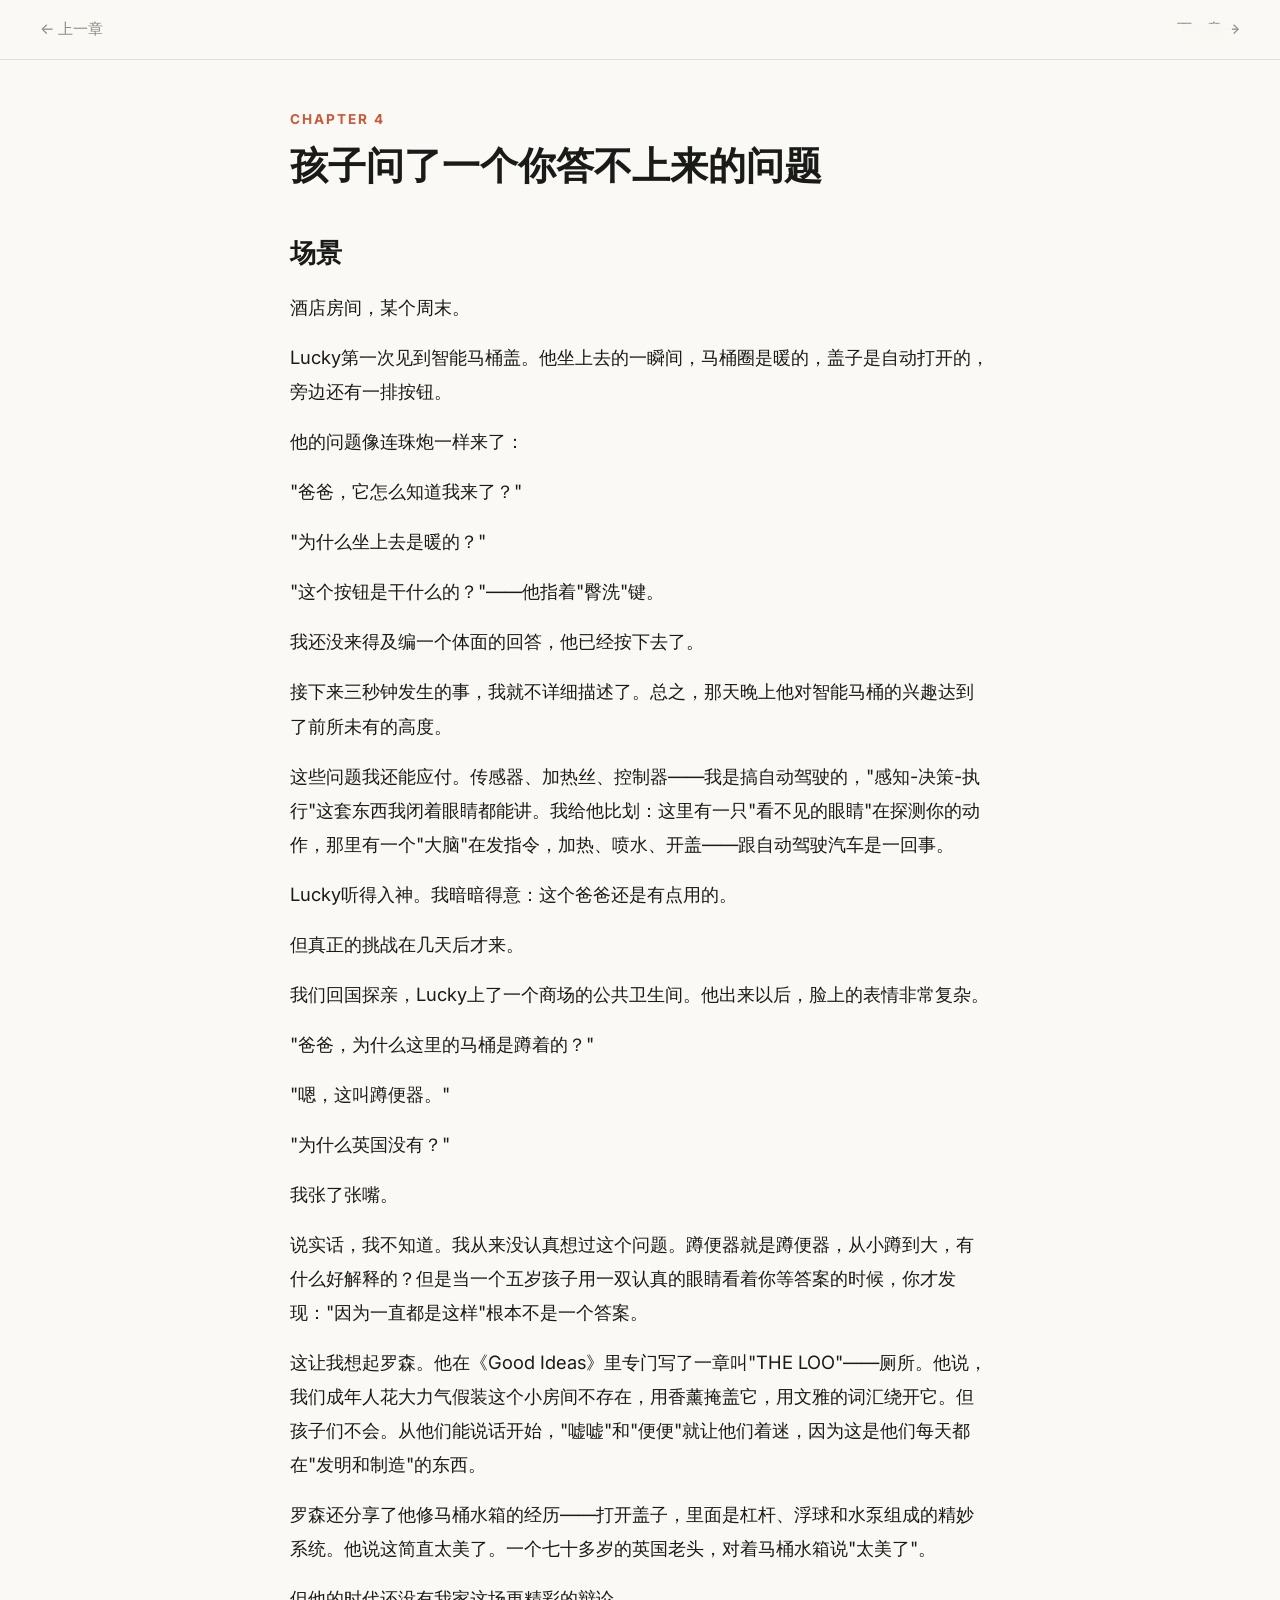
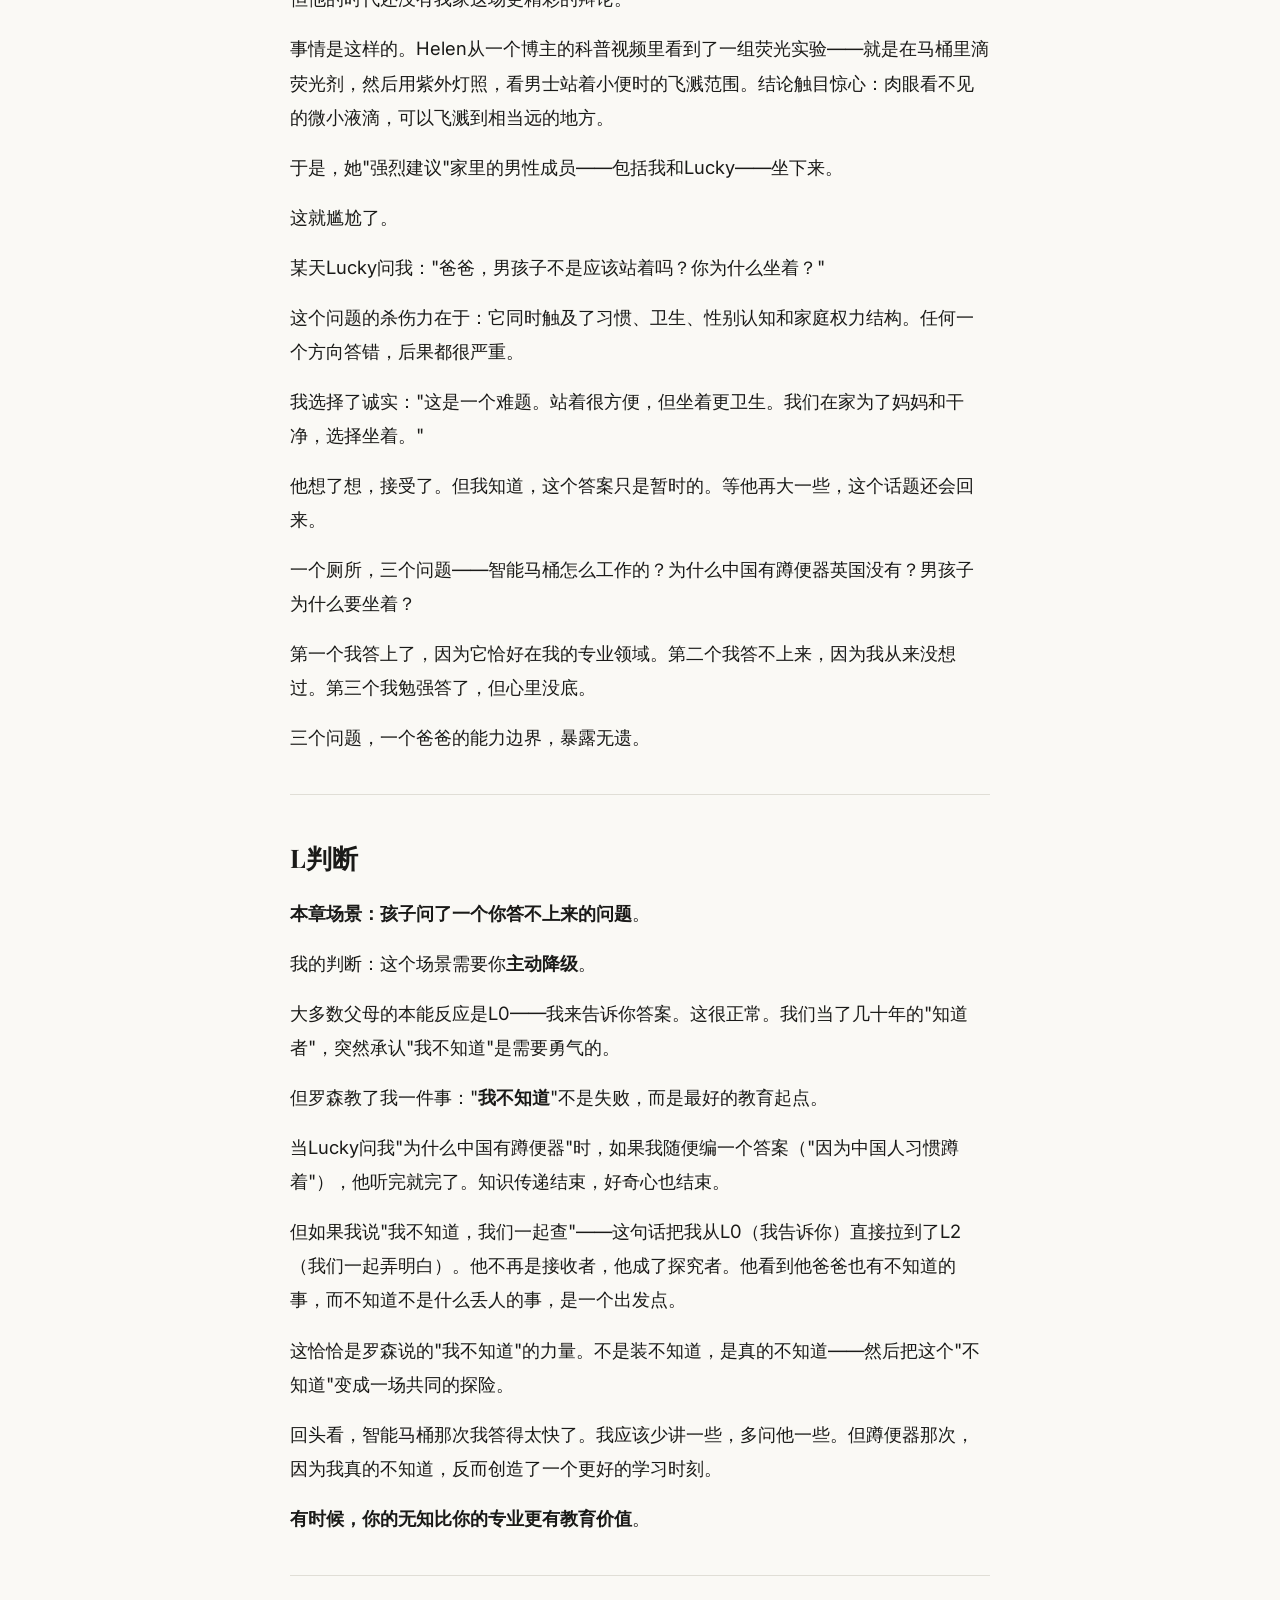
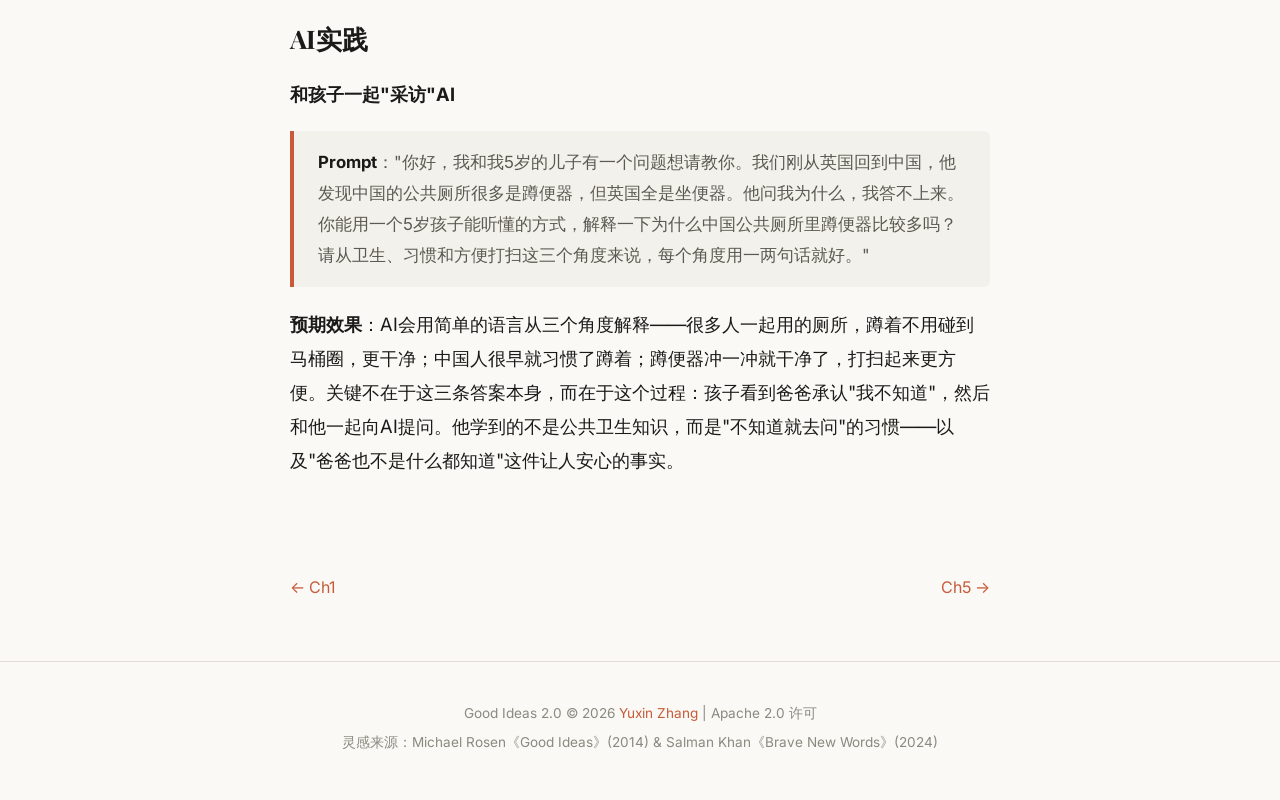
<file: docs/ch04.html>
<!DOCTYPE html>
<html lang="zh-CN">
<head>
<meta charset="UTF-8">
<meta name="viewport" content="width=device-width, initial-scale=1.0">
<title>Ch4: 孩子问了一个你答不上来的问题 | Good Ideas 2.0</title>
    <meta property="og:title" content="Ch4: 孩子问了一个你答不上来的问题 | Good Ideas 2.0">
    <meta property="og:description" content="好主意 2.0：场景驱动育儿、亲子共创与长期主义家庭实验。">
    <meta property="og:image" content="https://goodideas2.autozyx.com/assets/avatar.png">
    <meta property="og:type" content="website">
    <meta property="og:url" content="https://goodideas2.autozyx.com/ch04.html">
    <meta name="twitter:card" content="summary_large_image">
<link rel="preconnect" href="https://fonts.googleapis.com">
<link href="https://fonts.googleapis.com/css2?family=Inter:wght@400;500;600;700;800&family=Playfair+Display:wght@700;800&display=swap" rel="stylesheet">
<link rel="stylesheet" href="assets/style.css">
</head>
<body>

<!-- Language toggle -->
<div class="lang">
  <button id="btnCN" class="on" onclick="setLang('C')">CN</button>
  <button id="btnEN" onclick="setLang('E')">EN</button>
</div>

<!-- Top nav bar -->
<div class="chapter-nav">
  <a href="ch01.html">
    <span class="cn">&larr; 上一章</span>
    <span class="en">&larr; Previous</span>
  </a>
  <a href="ch05.html">
    <span class="cn">下一章 &rarr;</span>
    <span class="en">Next &rarr;</span>
  </a>
</div>

<!-- Chinese chapter content -->
<div class="cn">
  <article class="chapter">
    <div class="chapter-label">Chapter 4</div>
    <h1 class="chapter-title">孩子问了一个你答不上来的问题</h1>

    <h2>场景</h2>
    <p>酒店房间，某个周末。</p>
    <p>Lucky第一次见到智能马桶盖。他坐上去的一瞬间，马桶圈是暖的，盖子是自动打开的，旁边还有一排按钮。</p>
    <p>他的问题像连珠炮一样来了：</p>
    <p>"爸爸，它怎么知道我来了？"</p>
    <p>"为什么坐上去是暖的？"</p>
    <p>"这个按钮是干什么的？"——他指着"臀洗"键。</p>
    <p>我还没来得及编一个体面的回答，他已经按下去了。</p>
    <p>接下来三秒钟发生的事，我就不详细描述了。总之，那天晚上他对智能马桶的兴趣达到了前所未有的高度。</p>
    <p>这些问题我还能应付。传感器、加热丝、控制器——我是搞自动驾驶的，"感知-决策-执行"这套东西我闭着眼睛都能讲。我给他比划：这里有一只"看不见的眼睛"在探测你的动作，那里有一个"大脑"在发指令，加热、喷水、开盖——跟自动驾驶汽车是一回事。</p>
    <p>Lucky听得入神。我暗暗得意：这个爸爸还是有点用的。</p>
    <p>但真正的挑战在几天后才来。</p>
    <p>我们回国探亲，Lucky上了一个商场的公共卫生间。他出来以后，脸上的表情非常复杂。</p>
    <p>"爸爸，为什么这里的马桶是蹲着的？"</p>
    <p>"嗯，这叫蹲便器。"</p>
    <p>"为什么英国没有？"</p>
    <p>我张了张嘴。</p>
    <p>说实话，我不知道。我从来没认真想过这个问题。蹲便器就是蹲便器，从小蹲到大，有什么好解释的？但是当一个五岁孩子用一双认真的眼睛看着你等答案的时候，你才发现："因为一直都是这样"根本不是一个答案。</p>
    <p>这让我想起罗森。他在《Good Ideas》里专门写了一章叫"THE LOO"——厕所。他说，我们成年人花大力气假装这个小房间不存在，用香薰掩盖它，用文雅的词汇绕开它。但孩子们不会。从他们能说话开始，"嘘嘘"和"便便"就让他们着迷，因为这是他们每天都在"发明和制造"的东西。</p>
    <p>罗森还分享了他修马桶水箱的经历——打开盖子，里面是杠杆、浮球和水泵组成的精妙系统。他说这简直太美了。一个七十多岁的英国老头，对着马桶水箱说"太美了"。</p>
    <p>但他的时代还没有我家这场更精彩的辩论。</p>
    <p>事情是这样的。Helen从一个博主的科普视频里看到了一组荧光实验——就是在马桶里滴荧光剂，然后用紫外灯照，看男士站着小便时的飞溅范围。结论触目惊心：肉眼看不见的微小液滴，可以飞溅到相当远的地方。</p>
    <p>于是，她"强烈建议"家里的男性成员——包括我和Lucky——坐下来。</p>
    <p>这就尴尬了。</p>
    <p>某天Lucky问我："爸爸，男孩子不是应该站着吗？你为什么坐着？"</p>
    <p>这个问题的杀伤力在于：它同时触及了习惯、卫生、性别认知和家庭权力结构。任何一个方向答错，后果都很严重。</p>
    <p>我选择了诚实："这是一个难题。站着很方便，但坐着更卫生。我们在家为了妈妈和干净，选择坐着。"</p>
    <p>他想了想，接受了。但我知道，这个答案只是暂时的。等他再大一些，这个话题还会回来。</p>
    <p>一个厕所，三个问题——智能马桶怎么工作的？为什么中国有蹲便器英国没有？男孩子为什么要坐着？</p>
    <p>第一个我答上了，因为它恰好在我的专业领域。第二个我答不上来，因为我从来没想过。第三个我勉强答了，但心里没底。</p>
    <p>三个问题，一个爸爸的能力边界，暴露无遗。</p>

    <hr>

    <h2>L判断</h2>
    <p><strong>本章场景：孩子问了一个你答不上来的问题</strong>。</p>
    <p>我的判断：这个场景需要你<strong>主动降级</strong>。</p>
    <p>大多数父母的本能反应是L0——我来告诉你答案。这很正常。我们当了几十年的"知道者"，突然承认"我不知道"是需要勇气的。</p>
    <p>但罗森教了我一件事："<strong>我不知道</strong>"不是失败，而是最好的教育起点。</p>
    <p>当Lucky问我"为什么中国有蹲便器"时，如果我随便编一个答案（"因为中国人习惯蹲着"），他听完就完了。知识传递结束，好奇心也结束。</p>
    <p>但如果我说"我不知道，我们一起查"——这句话把我从L0（我告诉你）直接拉到了L2（我们一起弄明白）。他不再是接收者，他成了探究者。他看到他爸爸也有不知道的事，而不知道不是什么丢人的事，是一个出发点。</p>
    <p>这恰恰是罗森说的"我不知道"的力量。不是装不知道，是真的不知道——然后把这个"不知道"变成一场共同的探险。</p>
    <p>回头看，智能马桶那次我答得太快了。我应该少讲一些，多问他一些。但蹲便器那次，因为我真的不知道，反而创造了一个更好的学习时刻。</p>
    <p><strong>有时候，你的无知比你的专业更有教育价值</strong>。</p>

    <hr>

    <h2>AI实践</h2>
    <p><strong>和孩子一起"采访"AI</strong></p>
    <blockquote>
      <p><strong>Prompt</strong>："你好，我和我5岁的儿子有一个问题想请教你。我们刚从英国回到中国，他发现中国的公共厕所很多是蹲便器，但英国全是坐便器。他问我为什么，我答不上来。你能用一个5岁孩子能听懂的方式，解释一下为什么中国公共厕所里蹲便器比较多吗？请从卫生、习惯和方便打扫这三个角度来说，每个角度用一两句话就好。"</p>
    </blockquote>
    <p><strong>预期效果</strong>：AI会用简单的语言从三个角度解释——很多人一起用的厕所，蹲着不用碰到马桶圈，更干净；中国人很早就习惯了蹲着；蹲便器冲一冲就干净了，打扫起来更方便。关键不在于这三条答案本身，而在于这个过程：孩子看到爸爸承认"我不知道"，然后和他一起向AI提问。他学到的不是公共卫生知识，而是"不知道就去问"的习惯——以及"爸爸也不是什么都知道"这件让人安心的事实。</p>
  </article>
</div>

<!-- English chapter content -->
<div class="en">
  <article class="chapter">
    <div class="chapter-label">Chapter 4</div>
    <h1 class="chapter-title">When Your Child Asks a Question You Can't Answer</h1>

    <h2>The Scenario</h2>
    <p>A hotel room. An ordinary weekend.</p>
    <p>Lucky encountered his first smart toilet. The lid opened by itself as he approached. The seat was warm. There was a row of buttons on the side panel.</p>
    <p>His questions came thick and fast:</p>
    <p>"Daddy, how does it know I'm here?"</p>
    <p>"Why is it warm when I sit down?"</p>
    <p>"What does this button do?" — pointing at the bidet function.</p>
    <p>Before I could formulate a dignified explanation, he pressed it.</p>
    <p>I shall spare you the details of the next three seconds. Suffice to say, his interest in smart toilets reached an all-time high that evening.</p>
    <p>These questions I could handle. Sensors, heating elements, control units — I work in autonomous driving, and "sense-decide-act" is the architecture I can explain in my sleep. I walked him through it: there's an invisible eye here that detects your movement, a brain there that sends commands — open the lid, heat the seat, activate the spray. Same principle as a self-driving car, I told him proudly.</p>
    <p>Lucky was riveted. I was quietly chuffed: this dad still has his uses.</p>
    <p>But the real challenge came a few days later.</p>
    <p>We were back in China visiting family. Lucky used a public toilet in a shopping centre. He emerged with a deeply complicated expression on his face.</p>
    <p>"Daddy, why is the toilet here... on the floor?"</p>
    <p>"Ah. That's called a squat toilet."</p>
    <p>"Why don't they have these in England?"</p>
    <p>I opened my mouth.</p>
    <p>Honestly? I had no idea. I'd never properly thought about it. Squat toilets were just... squat toilets. I'd been using them my whole life. What was there to explain? But when a five-year-old fixes you with a pair of genuinely curious eyes, waiting for an answer, you realise that "because it's always been that way" is not, in fact, an answer.</p>
    <p>This is exactly what Rosen was getting at. In <em>Good Ideas</em>, he devoted an entire chapter to "THE LOO." He observed that we adults expend enormous effort pretending this little room doesn't exist. We mask it with air fresheners. We tiptoe around it with euphemisms. But children don't play that game. From their very first words, wee and poo are endlessly fascinating — because these are things they manufacture themselves, every single day.</p>
    <p>Rosen also shared his adventures repairing a toilet cistern — lifting the lid to reveal a beautiful system of levers, ballcocks, and pumps. He called it beautiful. A man in his seventies, gazing into a toilet cistern and calling it beautiful. I love that.</p>
    <p>But Rosen's era didn't feature the particular debate that erupted in my household.</p>
    <p>Here's what happened. Helen watched a science-communication video by a popular blogger — a proper experiment with fluorescent dye in the bowl and a UV light. The footage showed the splash radius when men urinate standing up. The conclusion was, shall we say, eye-opening: invisible micro-droplets travel much further than you'd think.</p>
    <p>She "strongly suggested" that the male members of the household — myself and Lucky — sit down.</p>
    <p>Awkward.</p>
    <p>One day Lucky asked me: "Daddy, aren't boys supposed to stand up? Why are you sitting down?"</p>
    <p>The lethality of this question lies in the fact that it simultaneously touches on habit, hygiene, gender norms, and the domestic power structure. Get any angle wrong and the consequences are severe.</p>
    <p>I went with honesty: "It's a tricky one. Standing is more convenient, but sitting is more hygienic. At home, we sit — for Mummy, and for keeping things clean."</p>
    <p>He thought about it. He accepted it. But I know this answer has a shelf life. When he's older, this conversation will come back.</p>
    <p>One loo, three questions — how does a smart toilet work? Why does China have squat toilets but England doesn't? Why should boys sit down?</p>
    <p>The first one I nailed, because it happened to fall squarely in my professional domain. The second one floored me, because I'd never thought about it. The third I muddled through, but without much conviction.</p>
    <p>Three questions. One father's limits, fully exposed.</p>

    <hr>

    <h2>L-Rating</h2>
    <p><strong>This chapter's scenario: your child asks a question you can't answer</strong>.</p>
    <p>My rating: this is a scenario where you need to <strong>voluntarily drop your level</strong>.</p>
    <p>Most parents' instinct is L0 — I'll give you the answer. That's natural. We've spent decades as the ones who know things. Admitting "I don't know" to a small person takes real nerve.</p>
    <p>But Rosen taught me something: "<strong>I don't know</strong>" is not a failure. It's the best possible starting point for learning.</p>
    <p>When Lucky asked me about squat toilets, if I'd cobbled together some answer ("Because Chinese people are used to squatting"), he'd have listened, nodded, and moved on. Knowledge transferred. Curiosity extinguished.</p>
    <p>But when I said "I don't know — let's find out together," that single sentence pulled me from L0 (I tell you the answer) straight to L2 (we figure it out side by side). He stopped being the receiver and became the investigator. He saw that his dad doesn't know everything either — and that not knowing isn't shameful, it's a starting line.</p>
    <p>This is precisely what Rosen calls the power of "I don't know." Not pretending you don't know. Actually not knowing — and then turning that gap into a shared expedition.</p>
    <p>Looking back, I answered too quickly on the smart toilet. I should have talked less and asked him more. But with the squat toilet, because I genuinely didn't know, I accidentally created the better learning moment.</p>
    <p><strong>Sometimes your ignorance is more educational than your expertise.</strong></p>

    <hr>

    <h2>AI Practice</h2>
    <p><strong>"Interview" AI together with your child:</strong></p>
    <blockquote>
      <p><strong>Prompt</strong>: "Hello. My 5-year-old son and I have a question. We've just come back to China from the UK, and he noticed that Chinese public toilets often have squat toilets, while in England it's all sitting toilets. He asked me why, and I couldn't answer. Could you explain — in a way a 5-year-old would understand — why squat toilets are more common in Chinese public loos? Please cover three angles: hygiene, cultural habit, and ease of cleaning. Keep each point to a sentence or two."</p>
    </blockquote>
    <p><strong>Expected outcome</strong>: AI will explain in simple terms — in a busy public loo, squatting means you don't have to touch the seat, which feels cleaner; people in China have been squatting for a very long time, so it became the normal way; and squat toilets are easier to rinse and mop, which helps the cleaners. But the real point isn't the three facts. It's the process: your child watches you admit "I don't know," then ask a question alongside them. What they learn isn't public health policy. They learn that not knowing is nothing to be embarrassed about — and that even Daddy has to look things up. That, as Rosen would say, is the real good idea.</p>
  </article>
</div>

<!-- Chapter footer with prev/next -->
<div class="chapter-footer">
  <a href="ch01.html">
    <span class="cn">&larr; Ch1</span>
    <span class="en">&larr; Ch1</span>
  </a>
  <a href="ch05.html">
    <span class="cn">Ch5 &rarr;</span>
    <span class="en">Ch5 &rarr;</span>
  </a>
</div>

<!-- Footer -->
<footer>
<div class="wrap">
  <p>
    <span class="cn">Good Ideas 2.0 &copy; 2026 <a href="https://www.linkedin.com/in/zhangyuxin/" target="_blank">Yuxin Zhang</a> | Apache 2.0 许可</span>
    <span class="en">Good Ideas 2.0 &copy; 2026 <a href="https://www.linkedin.com/in/zhangyuxin/" target="_blank">Yuxin Zhang</a> | Apache 2.0 License</span>
  </p>
  <p>
    <span class="cn">灵感来源：Michael Rosen《Good Ideas》(2014) &amp; Salman Khan《Brave New Words》(2024)</span>
    <span class="en">Inspired by Michael Rosen's <em>Good Ideas</em> (2014) &amp; Salman Khan's <em>Brave New Words</em> (2024)</span>
  </p>
</div>
</footer>

<script>
function setLang(l){
  document.body.className = l==='E'?'E':'';
  document.getElementById('btnCN').className = l==='E'?'':'on';
  document.getElementById('btnEN').className = l==='E'?'on':'';
  localStorage.setItem('gi2lang',l);
}
(function(){var s=localStorage.getItem('gi2lang');if(s)setLang(s);})();
</script>
</body>
</html>
</file>
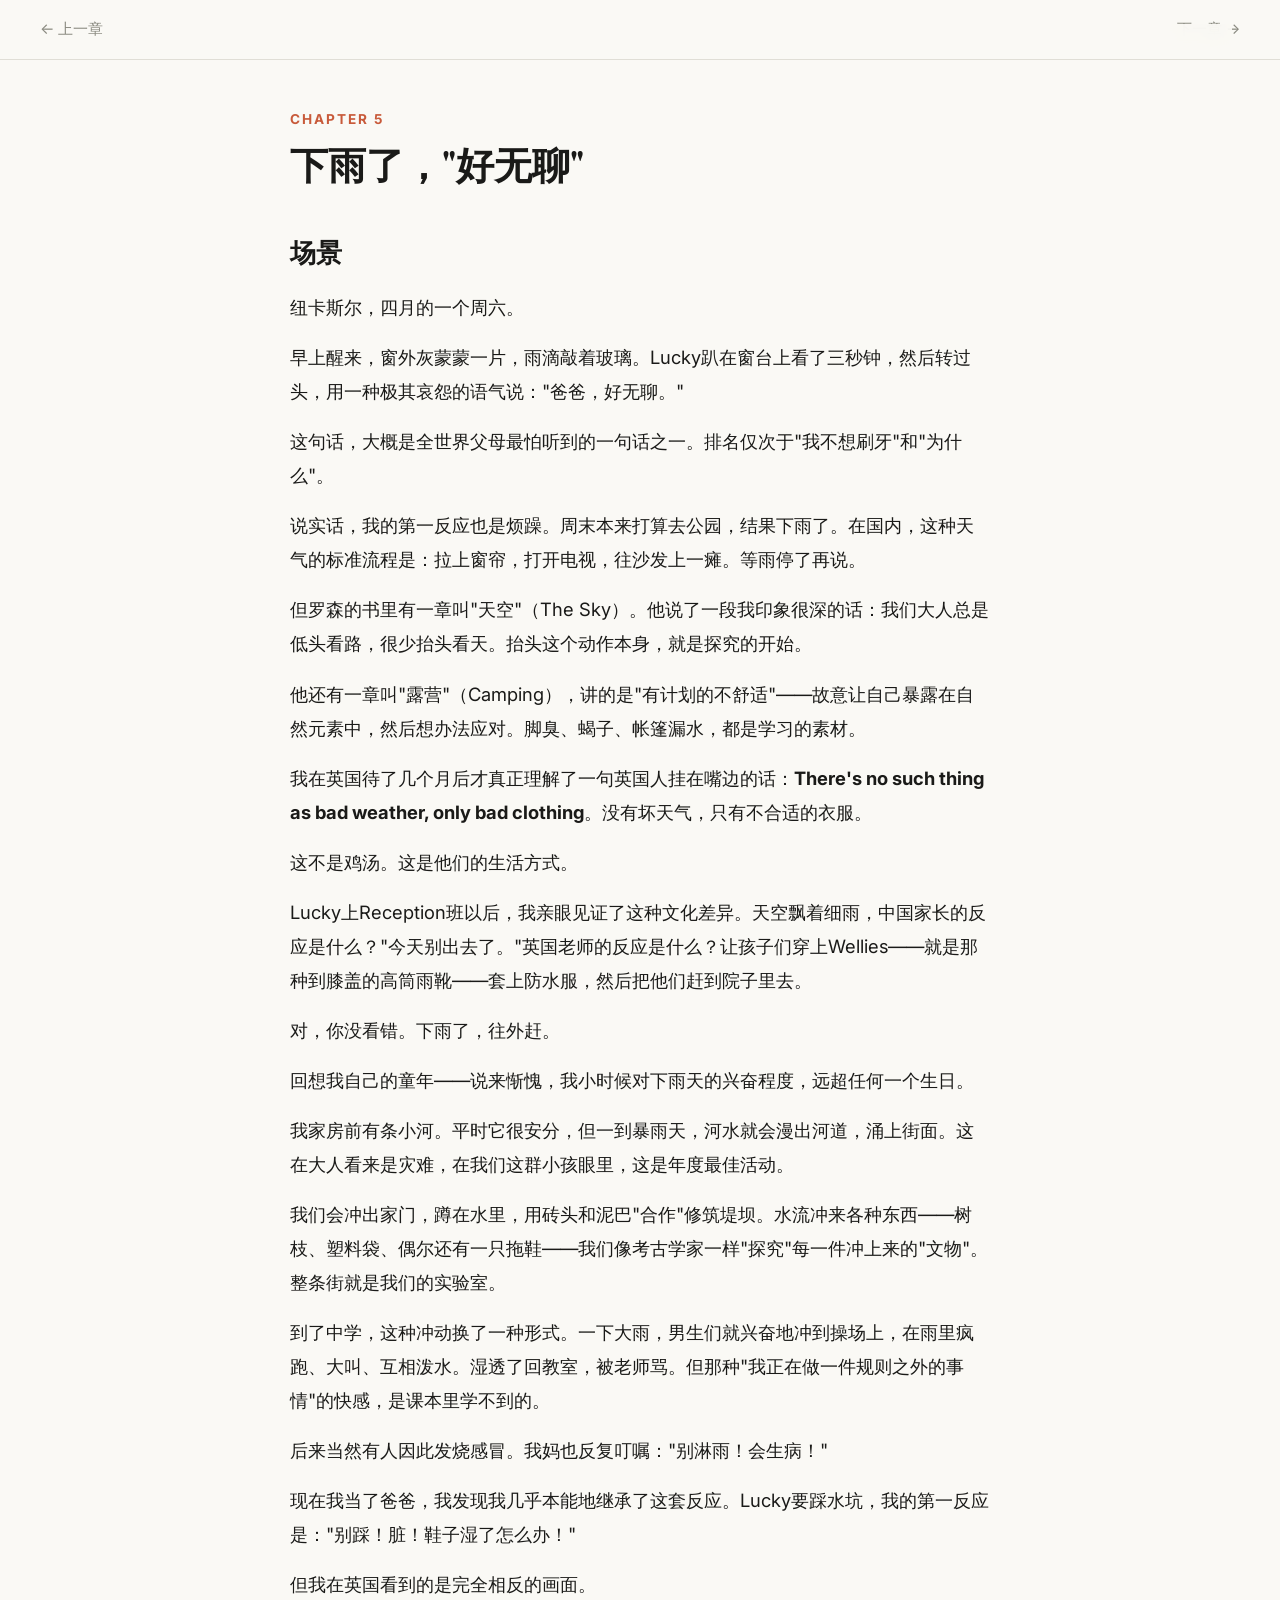
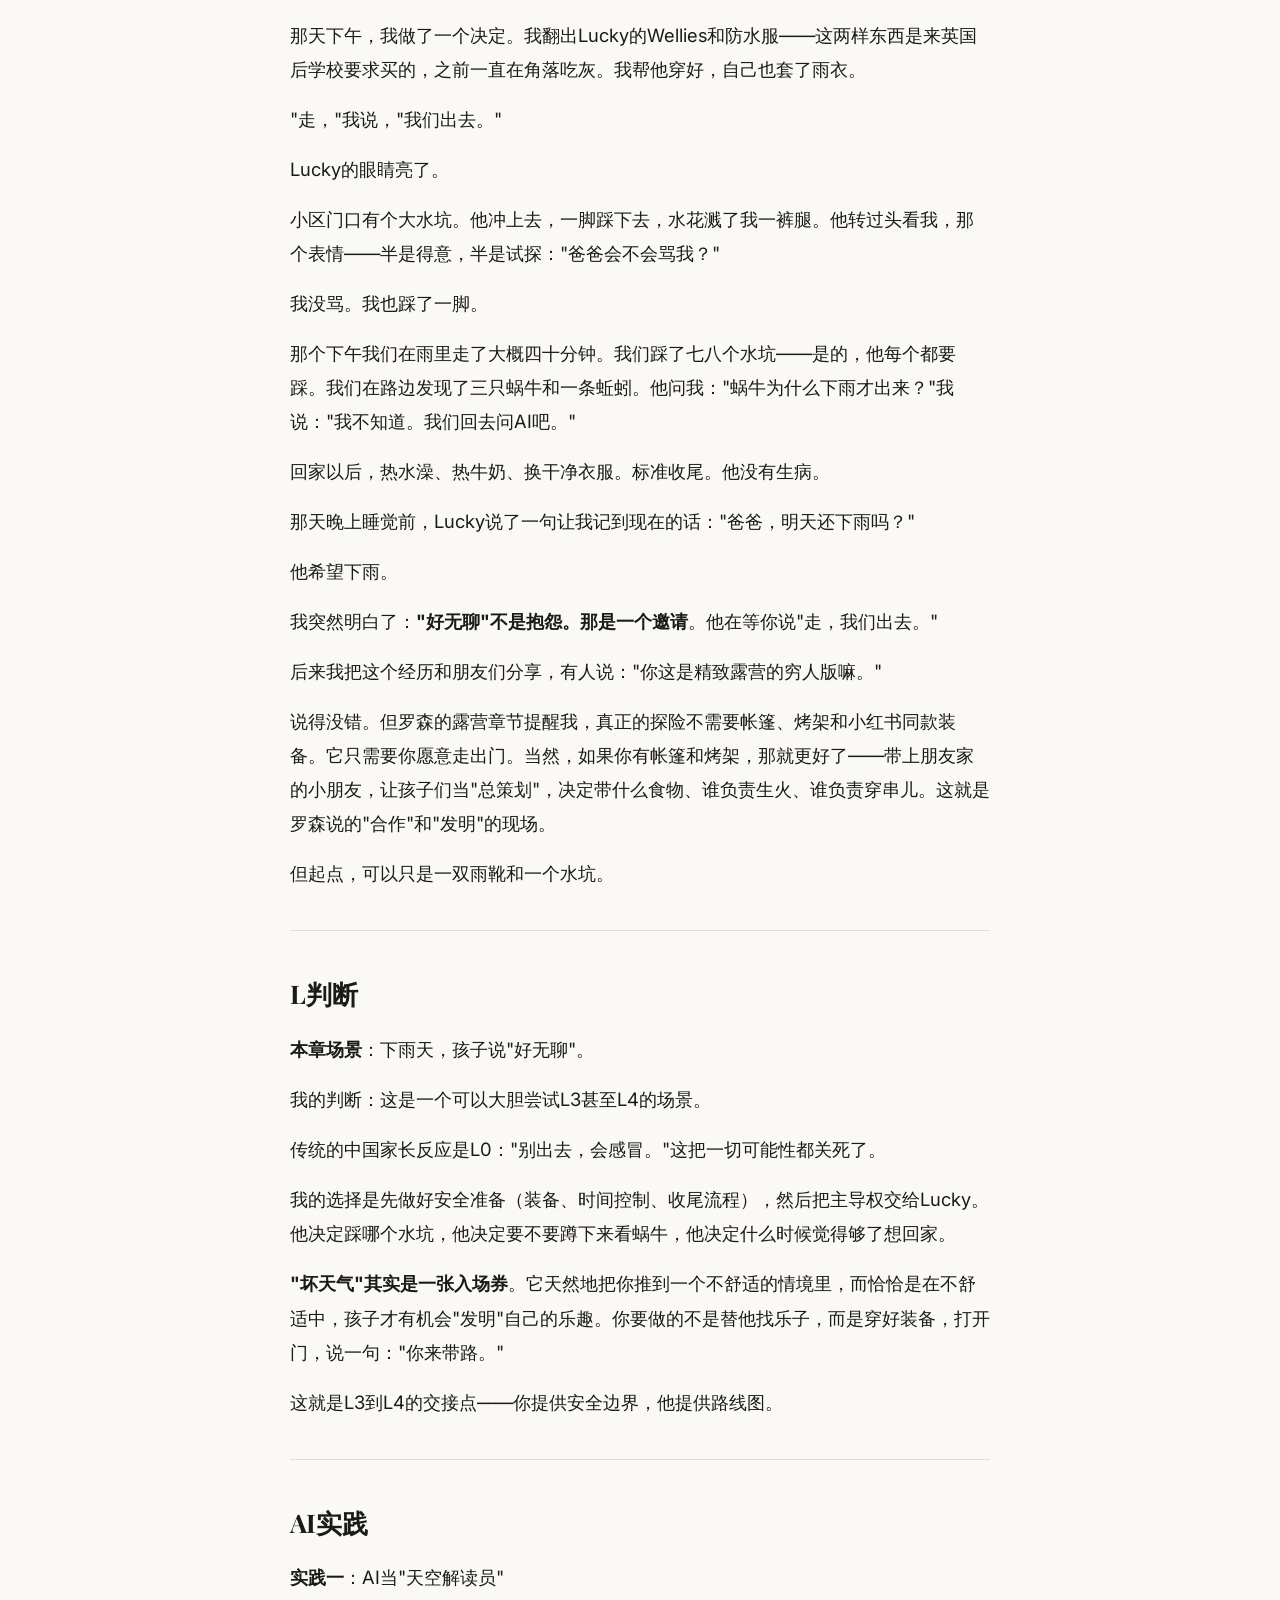
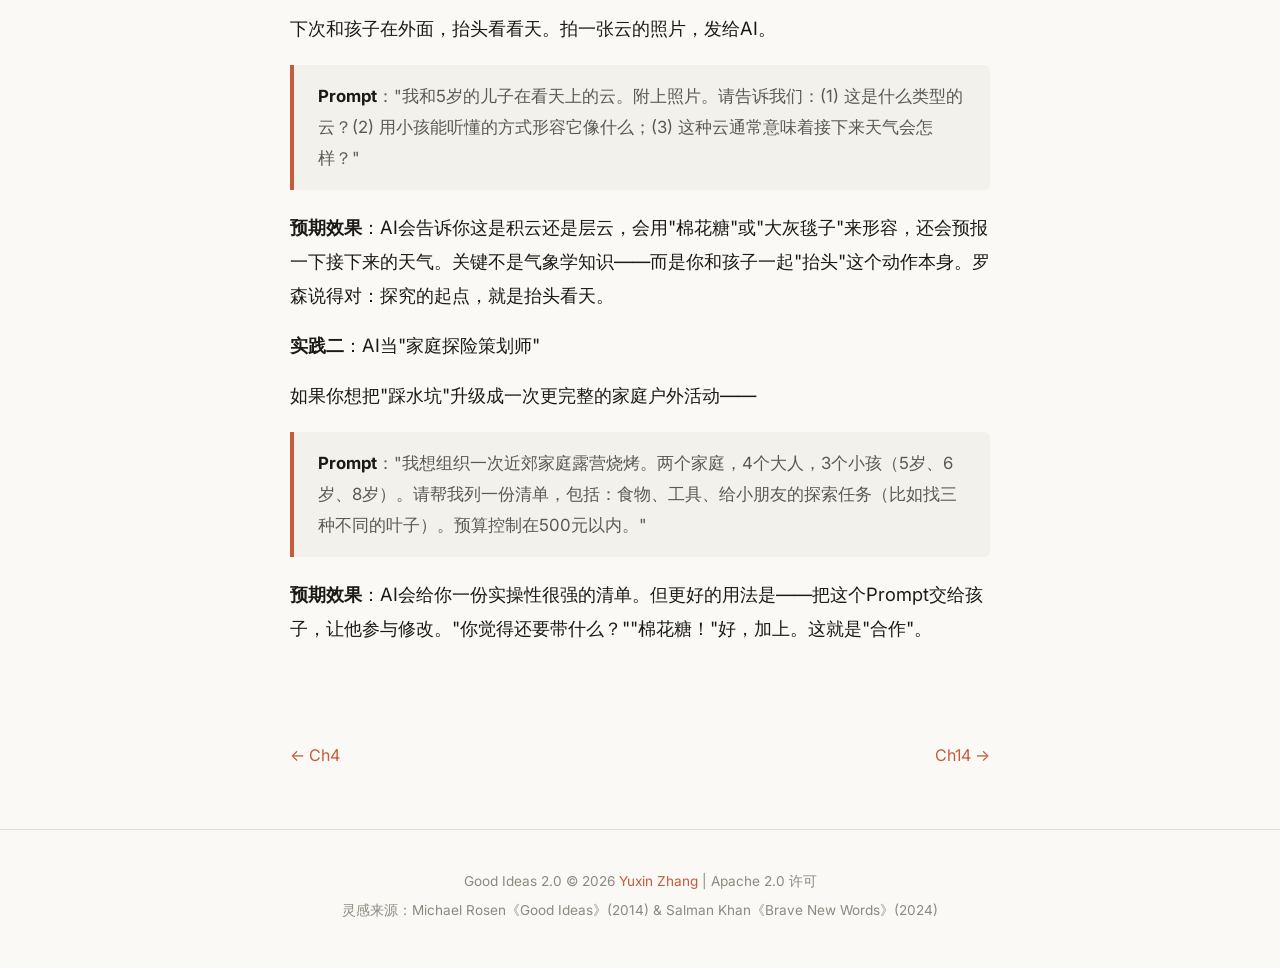
<file: docs/ch05.html>
<!DOCTYPE html>
<html lang="zh-CN">
<head>
<meta charset="UTF-8">
<meta name="viewport" content="width=device-width, initial-scale=1.0">
<title>Ch5: 周末下雨了，孩子说"好无聊" | Good Ideas 2.0</title>
    <meta property="og:title" content="Ch5: 周末下雨了，孩子说&quot;好无聊&quot; | Good Ideas 2.0">
    <meta property="og:description" content="好主意 2.0：场景驱动育儿、亲子共创与长期主义家庭实验。">
    <meta property="og:image" content="https://goodideas2.autozyx.com/assets/avatar.png">
    <meta property="og:type" content="website">
    <meta property="og:url" content="https://goodideas2.autozyx.com/ch05.html">
    <meta name="twitter:card" content="summary_large_image">
<link rel="preconnect" href="https://fonts.googleapis.com">
<link href="https://fonts.googleapis.com/css2?family=Inter:wght@400;500;600;700;800&family=Playfair+Display:wght@700;800&display=swap" rel="stylesheet">
<link rel="stylesheet" href="assets/style.css">
</head>
<body>

<!-- Language toggle -->
<div class="lang">
  <button id="btnCN" class="on" onclick="setLang('C')">CN</button>
  <button id="btnEN" onclick="setLang('E')">EN</button>
</div>

<!-- Top nav bar -->
<div class="chapter-nav">
  <a href="ch04.html">
    <span class="cn">&larr; 上一章</span>
    <span class="en">&larr; Previous</span>
  </a>
  <a href="ch14.html">
    <span class="cn">下一章 &rarr;</span>
    <span class="en">Next &rarr;</span>
  </a>
</div>

<!-- Chinese chapter content -->
<div class="cn">
  <article class="chapter">
    <div class="chapter-label">Chapter 5</div>
    <h1 class="chapter-title">下雨了，"好无聊"</h1>

    <h2>场景</h2>
    <p>纽卡斯尔，四月的一个周六。</p>
    <p>早上醒来，窗外灰蒙蒙一片，雨滴敲着玻璃。Lucky趴在窗台上看了三秒钟，然后转过头，用一种极其哀怨的语气说："爸爸，好无聊。"</p>
    <p>这句话，大概是全世界父母最怕听到的一句话之一。排名仅次于"我不想刷牙"和"为什么"。</p>
    <p>说实话，我的第一反应也是烦躁。周末本来打算去公园，结果下雨了。在国内，这种天气的标准流程是：拉上窗帘，打开电视，往沙发上一瘫。等雨停了再说。</p>
    <p>但罗森的书里有一章叫"天空"（The Sky）。他说了一段我印象很深的话：我们大人总是低头看路，很少抬头看天。抬头这个动作本身，就是探究的开始。</p>
    <p>他还有一章叫"露营"（Camping），讲的是"有计划的不舒适"——故意让自己暴露在自然元素中，然后想办法应对。脚臭、蝎子、帐篷漏水，都是学习的素材。</p>
    <p>我在英国待了几个月后才真正理解了一句英国人挂在嘴边的话：<strong>There's no such thing as bad weather, only bad clothing</strong>。没有坏天气，只有不合适的衣服。</p>
    <p>这不是鸡汤。这是他们的生活方式。</p>
    <p>Lucky上Reception班以后，我亲眼见证了这种文化差异。天空飘着细雨，中国家长的反应是什么？"今天别出去了。"英国老师的反应是什么？让孩子们穿上Wellies——就是那种到膝盖的高筒雨靴——套上防水服，然后把他们赶到院子里去。</p>
    <p>对，你没看错。下雨了，往外赶。</p>
    <p>回想我自己的童年——说来惭愧，我小时候对下雨天的兴奋程度，远超任何一个生日。</p>
    <p>我家房前有条小河。平时它很安分，但一到暴雨天，河水就会漫出河道，涌上街面。这在大人看来是灾难，在我们这群小孩眼里，这是年度最佳活动。</p>
    <p>我们会冲出家门，蹲在水里，用砖头和泥巴"合作"修筑堤坝。水流冲来各种东西——树枝、塑料袋、偶尔还有一只拖鞋——我们像考古学家一样"探究"每一件冲上来的"文物"。整条街就是我们的实验室。</p>
    <p>到了中学，这种冲动换了一种形式。一下大雨，男生们就兴奋地冲到操场上，在雨里疯跑、大叫、互相泼水。湿透了回教室，被老师骂。但那种"我正在做一件规则之外的事情"的快感，是课本里学不到的。</p>
    <p>后来当然有人因此发烧感冒。我妈也反复叮嘱："别淋雨！会生病！"</p>
    <p>现在我当了爸爸，我发现我几乎本能地继承了这套反应。Lucky要踩水坑，我的第一反应是："别踩！脏！鞋子湿了怎么办！"</p>
    <p>但我在英国看到的是完全相反的画面。</p>
    <p>那天下午，我做了一个决定。我翻出Lucky的Wellies和防水服——这两样东西是来英国后学校要求买的，之前一直在角落吃灰。我帮他穿好，自己也套了雨衣。</p>
    <p>"走，"我说，"我们出去。"</p>
    <p>Lucky的眼睛亮了。</p>
    <p>小区门口有个大水坑。他冲上去，一脚踩下去，水花溅了我一裤腿。他转过头看我，那个表情——半是得意，半是试探："爸爸会不会骂我？"</p>
    <p>我没骂。我也踩了一脚。</p>
    <p>那个下午我们在雨里走了大概四十分钟。我们踩了七八个水坑——是的，他每个都要踩。我们在路边发现了三只蜗牛和一条蚯蚓。他问我："蜗牛为什么下雨才出来？"我说："我不知道。我们回去问AI吧。"</p>
    <p>回家以后，热水澡、热牛奶、换干净衣服。标准收尾。他没有生病。</p>
    <p>那天晚上睡觉前，Lucky说了一句让我记到现在的话："爸爸，明天还下雨吗？"</p>
    <p>他希望下雨。</p>
    <p>我突然明白了：<strong>"好无聊"不是抱怨。那是一个邀请</strong>。他在等你说"走，我们出去。"</p>
    <p>后来我把这个经历和朋友们分享，有人说："你这是精致露营的穷人版嘛。"</p>
    <p>说得没错。但罗森的露营章节提醒我，真正的探险不需要帐篷、烤架和小红书同款装备。它只需要你愿意走出门。当然，如果你有帐篷和烤架，那就更好了——带上朋友家的小朋友，让孩子们当"总策划"，决定带什么食物、谁负责生火、谁负责穿串儿。这就是罗森说的"合作"和"发明"的现场。</p>
    <p>但起点，可以只是一双雨靴和一个水坑。</p>

    <hr>

    <h2>L判断</h2>
    <p><strong>本章场景</strong>：下雨天，孩子说"好无聊"。</p>
    <p>我的判断：这是一个可以大胆尝试L3甚至L4的场景。</p>
    <p>传统的中国家长反应是L0："别出去，会感冒。"这把一切可能性都关死了。</p>
    <p>我的选择是先做好安全准备（装备、时间控制、收尾流程），然后把主导权交给Lucky。他决定踩哪个水坑，他决定要不要蹲下来看蜗牛，他决定什么时候觉得够了想回家。</p>
    <p><strong>"坏天气"其实是一张入场券</strong>。它天然地把你推到一个不舒适的情境里，而恰恰是在不舒适中，孩子才有机会"发明"自己的乐趣。你要做的不是替他找乐子，而是穿好装备，打开门，说一句："你来带路。"</p>
    <p>这就是L3到L4的交接点——你提供安全边界，他提供路线图。</p>

    <hr>

    <h2>AI实践</h2>
    <p><strong>实践一</strong>：AI当"天空解读员"</p>
    <p>下次和孩子在外面，抬头看看天。拍一张云的照片，发给AI。</p>
    <blockquote>
      <p><strong>Prompt</strong>："我和5岁的儿子在看天上的云。附上照片。请告诉我们：(1) 这是什么类型的云？(2) 用小孩能听懂的方式形容它像什么；(3) 这种云通常意味着接下来天气会怎样？"</p>
    </blockquote>
    <p><strong>预期效果</strong>：AI会告诉你这是积云还是层云，会用"棉花糖"或"大灰毯子"来形容，还会预报一下接下来的天气。关键不是气象学知识——而是你和孩子一起"抬头"这个动作本身。罗森说得对：探究的起点，就是抬头看天。</p>

    <p><strong>实践二</strong>：AI当"家庭探险策划师"</p>
    <p>如果你想把"踩水坑"升级成一次更完整的家庭户外活动——</p>
    <blockquote>
      <p><strong>Prompt</strong>："我想组织一次近郊家庭露营烧烤。两个家庭，4个大人，3个小孩（5岁、6岁、8岁）。请帮我列一份清单，包括：食物、工具、给小朋友的探索任务（比如找三种不同的叶子）。预算控制在500元以内。"</p>
    </blockquote>
    <p><strong>预期效果</strong>：AI会给你一份实操性很强的清单。但更好的用法是——把这个Prompt交给孩子，让他参与修改。"你觉得还要带什么？""棉花糖！"好，加上。这就是"合作"。</p>
  </article>
</div>

<!-- English chapter content -->
<div class="en">
  <article class="chapter">
    <div class="chapter-label">Chapter 5</div>
    <h1 class="chapter-title">It's Raining and "I'm So Bored"</h1>

    <h2>The Scenario</h2>
    <p>Newcastle. A Saturday in April.</p>
    <p>I woke up to a grey sky and rain tapping on the window. Lucky pressed his face against the glass for about three seconds, then turned around and delivered, with maximum theatrical despair: "Daddy, I'm so bored."</p>
    <p>Of all the sentences a child can say, this one ranks right up there with "I don't want to brush my teeth" and "But why?" in the Parental Dread Index.</p>
    <p>My honest first reaction was irritation. The park was supposed to be the plan. Rain killed the plan. Back in China, the standard protocol for a rainy weekend was simple: close the curtains, turn on the TV, melt into the sofa. Wait it out.</p>
    <p>But there's a chapter in Rosen's book called "The Sky." He makes the point that adults spend most of their lives looking down — at their phones, at the pavement, at the to-do list. We rarely look up. And the simple act of looking up, he argues, is where investigation begins.</p>
    <p>He also has a chapter on camping — what he calls "chosen discomfort." Deliberately exposing yourself to the elements, then figuring it out. Smelly feet, scorpions, leaky tents. All learning material.</p>
    <p>After a few months in the UK, I finally understood a saying the British toss around so casually it might as well be a national motto: <strong>There's no such thing as bad weather, only bad clothing</strong>.</p>
    <p>This is not motivational fluff. It is how they actually live.</p>
    <p>When Lucky started Reception, I saw the cultural gap with my own eyes. Light drizzle outside. A Chinese parent's instinct? "Stay indoors today." The British teacher's move? Get the children into their Wellies — those knee-high rubber boots — zip up the waterproofs, and send them out into the playground.</p>
    <p>Yes. It's raining. Out you go.</p>
    <p>Now, let me tell you about my own childhood — because I was no stranger to rain.</p>
    <p>I grew up in a small city in northeast China. There was a river in front of our house. Most days it behaved itself. But after a heavy downpour, it would burst its banks — not dangerously, just enough to flood the street ankle-deep.</p>
    <p>For adults, this was an inconvenience. For us kids, it was Christmas.</p>
    <p>We'd bolt out of our houses, crouch in the murky water, and "co-operate" on building dams with bricks and mud. The current carried all sorts of treasure — twigs, plastic bags, the occasional stray slipper. We examined each item like archaeologists cataloguing artefacts. The whole street was our lab.</p>
    <p>By middle school, the urge hadn't gone away — it just changed shape. Every time a heavy rain hit, the boys would charge onto the sports field, sprinting through the downpour, shouting, splashing each other. We'd squelch back into the classroom soaked to the bone and get a telling-off from the teacher. But that thrill — the feeling of doing something that broke the rules — you can't learn that from a textbook.</p>
    <p>Of course, some of us got sick afterward. My mother's refrain was non-negotiable: "Don't get rained on! You'll catch a cold!"</p>
    <p>And now, as a father, I discovered I had inherited this reflex almost word for word. Lucky goes for a puddle and my mouth opens before my brain engages: "Don't! It's dirty! Your shoes will get wet!"</p>
    <p>Except what I was seeing every day at his school was the exact opposite.</p>
    <p>That rainy Saturday afternoon, I made a decision. I dug out Lucky's Wellies and waterproof suit — gear the school had required us to buy, which had been gathering dust in the corner. I helped him into them. I pulled on my own rain jacket.</p>
    <p>"Come on," I said. "We're going out."</p>
    <p>His eyes lit up.</p>
    <p>There was a large puddle by the entrance to our estate. He charged at it and stomped down hard. Water sprayed up my trouser leg. He looked back at me — half triumphant, half testing: "Is Daddy going to tell me off?"</p>
    <p>I didn't. I stomped one of my own.</p>
    <p>We walked in the rain for about forty minutes that afternoon. We hit seven or eight puddles — he insisted on every single one. We found three snails and an earthworm on the pavement. He asked me: "Why do snails only come out when it rains?" I said: "I don't know. Let's ask AI when we get home."</p>
    <p>Back inside: hot bath, warm milk, dry clothes. Standard after-care. He didn't get sick.</p>
    <p>That night, just before falling asleep, Lucky said something I still remember: "Daddy, will it rain again tomorrow?"</p>
    <p>He was hoping for rain.</p>
    <p>And it clicked: <strong>"I'm so bored" is not a complaint. It's an invitation.</strong> He was waiting for me to say "Come on, let's go."</p>
    <p>I shared this story with friends later. One of them said: "So basically you did glamping, minus the glamour."</p>
    <p>Fair point. But Rosen's camping chapter reminds us that real adventure doesn't need a tent, a barbecue grill, or Instagram-worthy gear. It just needs you to be willing to walk out the door. That said, if you do have a tent and a grill — even better. Bring another family's kids along and let the children play "chief planners." Let them decide what food to bring, who builds the fire, who threads the skewers. That's Rosen's "co-operation" and "invention" happening live.</p>
    <p>But the starting point can be as simple as a pair of boots and a puddle.</p>

    <hr>

    <h2>L-Rating</h2>
    <p><strong>This chapter's scenario</strong>: it's raining on the weekend, and your child says "I'm so bored."</p>
    <p>My rating: this is a scenario where you can push boldly to L3, even L4.</p>
    <p>The default Chinese-parent response is L0: "Don't go outside, you'll catch a cold." That shuts down every possibility.</p>
    <p>My approach was to handle the safety boundary first — proper gear, time limit, hot bath on return — and then hand over control. Lucky decided which puddle to jump in. Lucky decided whether to crouch down and examine a snail. Lucky decided when he'd had enough and wanted to go home.</p>
    <p><strong>"Bad weather" is actually a ticket in.</strong> It naturally pushes you into an uncomfortable zone, and it's precisely in that discomfort that a child gets the chance to "invent" their own fun. Your job is not to entertain them. Your job is to gear up, open the door, and say: "You lead the way."</p>
    <p>That's the handover point from L3 to L4 — you provide the safety envelope; they provide the route.</p>

    <hr>

    <h2>AI Practice</h2>
    <p><strong>Practice 1: AI as sky interpreter</strong></p>
    <p>Next time you're outside with your child, look up. Snap a photo of the clouds and send it to AI.</p>
    <blockquote>
      <p><strong>Prompt</strong>: "My 5-year-old son and I are looking at the sky. Here's a photo. Could you tell us: (1) What type of cloud is this? (2) Describe what it looks like in a way a small child would enjoy. (3) What does this kind of cloud usually tell us about the weather coming next?"</p>
    </blockquote>
    <p><strong>Expected outcome</strong>: AI will identify cumulus or stratus, describe it as "cotton candy" or "a big grey blanket," and give a simple forecast. The point isn't meteorology. The point is the act of looking up together. Rosen was right: investigation starts when you lift your head.</p>

    <p><strong>Practice 2: AI as family expedition planner</strong></p>
    <p>If you want to level up from puddle-jumping to a full family outing —</p>
    <blockquote>
      <p><strong>Prompt</strong>: "I'm planning a suburban family BBQ and camping day. Two families: 4 adults, 3 kids (ages 5, 6, and 8). Please give me a checklist covering: food, equipment, and exploration missions for the kids (e.g., find three different types of leaves). Keep the total budget under 500 RMB."</p>
    </blockquote>
    <p><strong>Expected outcome</strong>: AI will produce a practical, actionable list. But the better move is to hand this prompt to your child and let them edit it. "What else should we bring?" "Marshmallows!" Great — add them. That is co-operation.</p>
  </article>
</div>

<!-- Chapter footer with prev/next -->
<div class="chapter-footer">
  <a href="ch04.html">
    <span class="cn">&larr; Ch4</span>
    <span class="en">&larr; Ch4</span>
  </a>
  <a href="ch14.html">
    <span class="cn">Ch14 &rarr;</span>
    <span class="en">Ch14 &rarr;</span>
  </a>
</div>

<!-- Footer -->
<footer>
<div class="wrap">
  <p>
    <span class="cn">Good Ideas 2.0 &copy; 2026 <a href="https://www.linkedin.com/in/zhangyuxin/" target="_blank">Yuxin Zhang</a> | Apache 2.0 许可</span>
    <span class="en">Good Ideas 2.0 &copy; 2026 <a href="https://www.linkedin.com/in/zhangyuxin/" target="_blank">Yuxin Zhang</a> | Apache 2.0 License</span>
  </p>
  <p>
    <span class="cn">灵感来源：Michael Rosen《Good Ideas》(2014) &amp; Salman Khan《Brave New Words》(2024)</span>
    <span class="en">Inspired by Michael Rosen's <em>Good Ideas</em> (2014) &amp; Salman Khan's <em>Brave New Words</em> (2024)</span>
  </p>
</div>
</footer>

<script>
function setLang(l){
  document.body.className = l==='E'?'E':'';
  document.getElementById('btnCN').className = l==='E'?'':'on';
  document.getElementById('btnEN').className = l==='E'?'on':'';
  localStorage.setItem('gi2lang',l);
}
(function(){var s=localStorage.getItem('gi2lang');if(s)setLang(s);})();
</script>
</body>
</html>
</file>
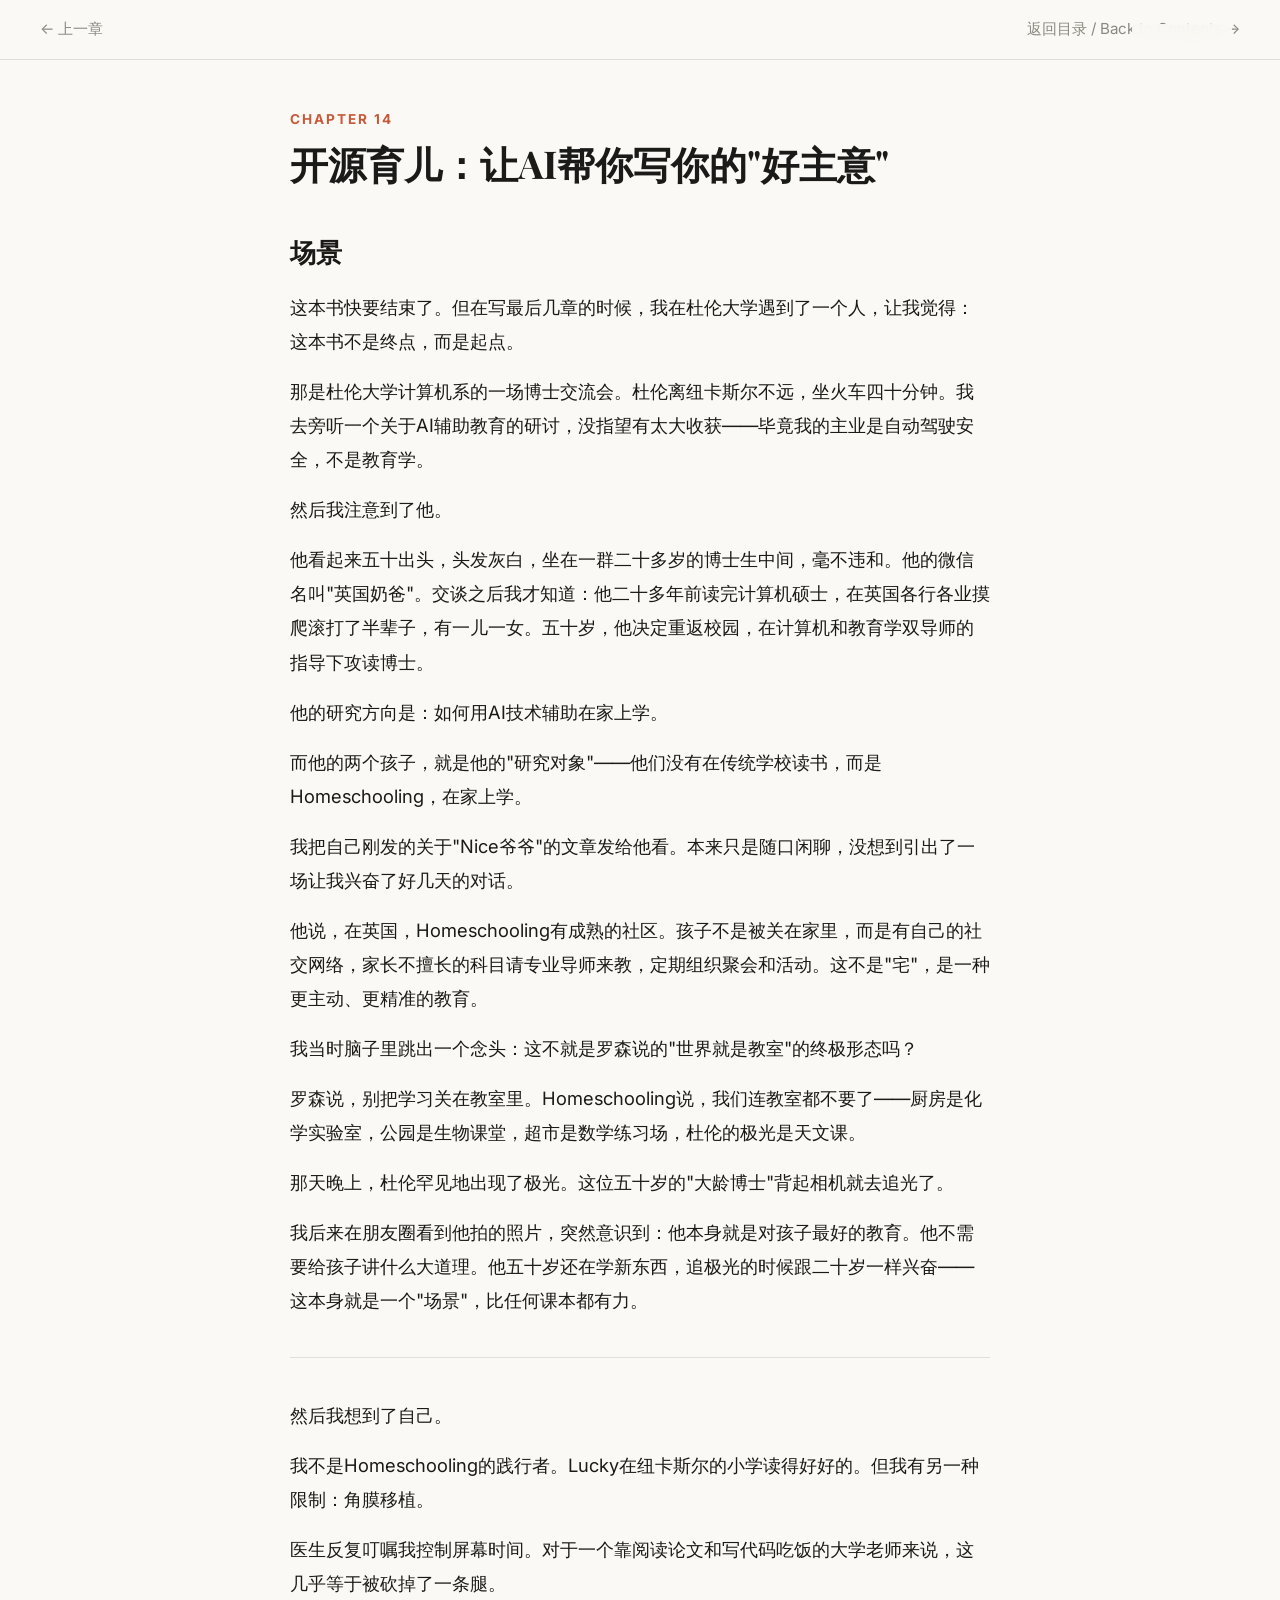
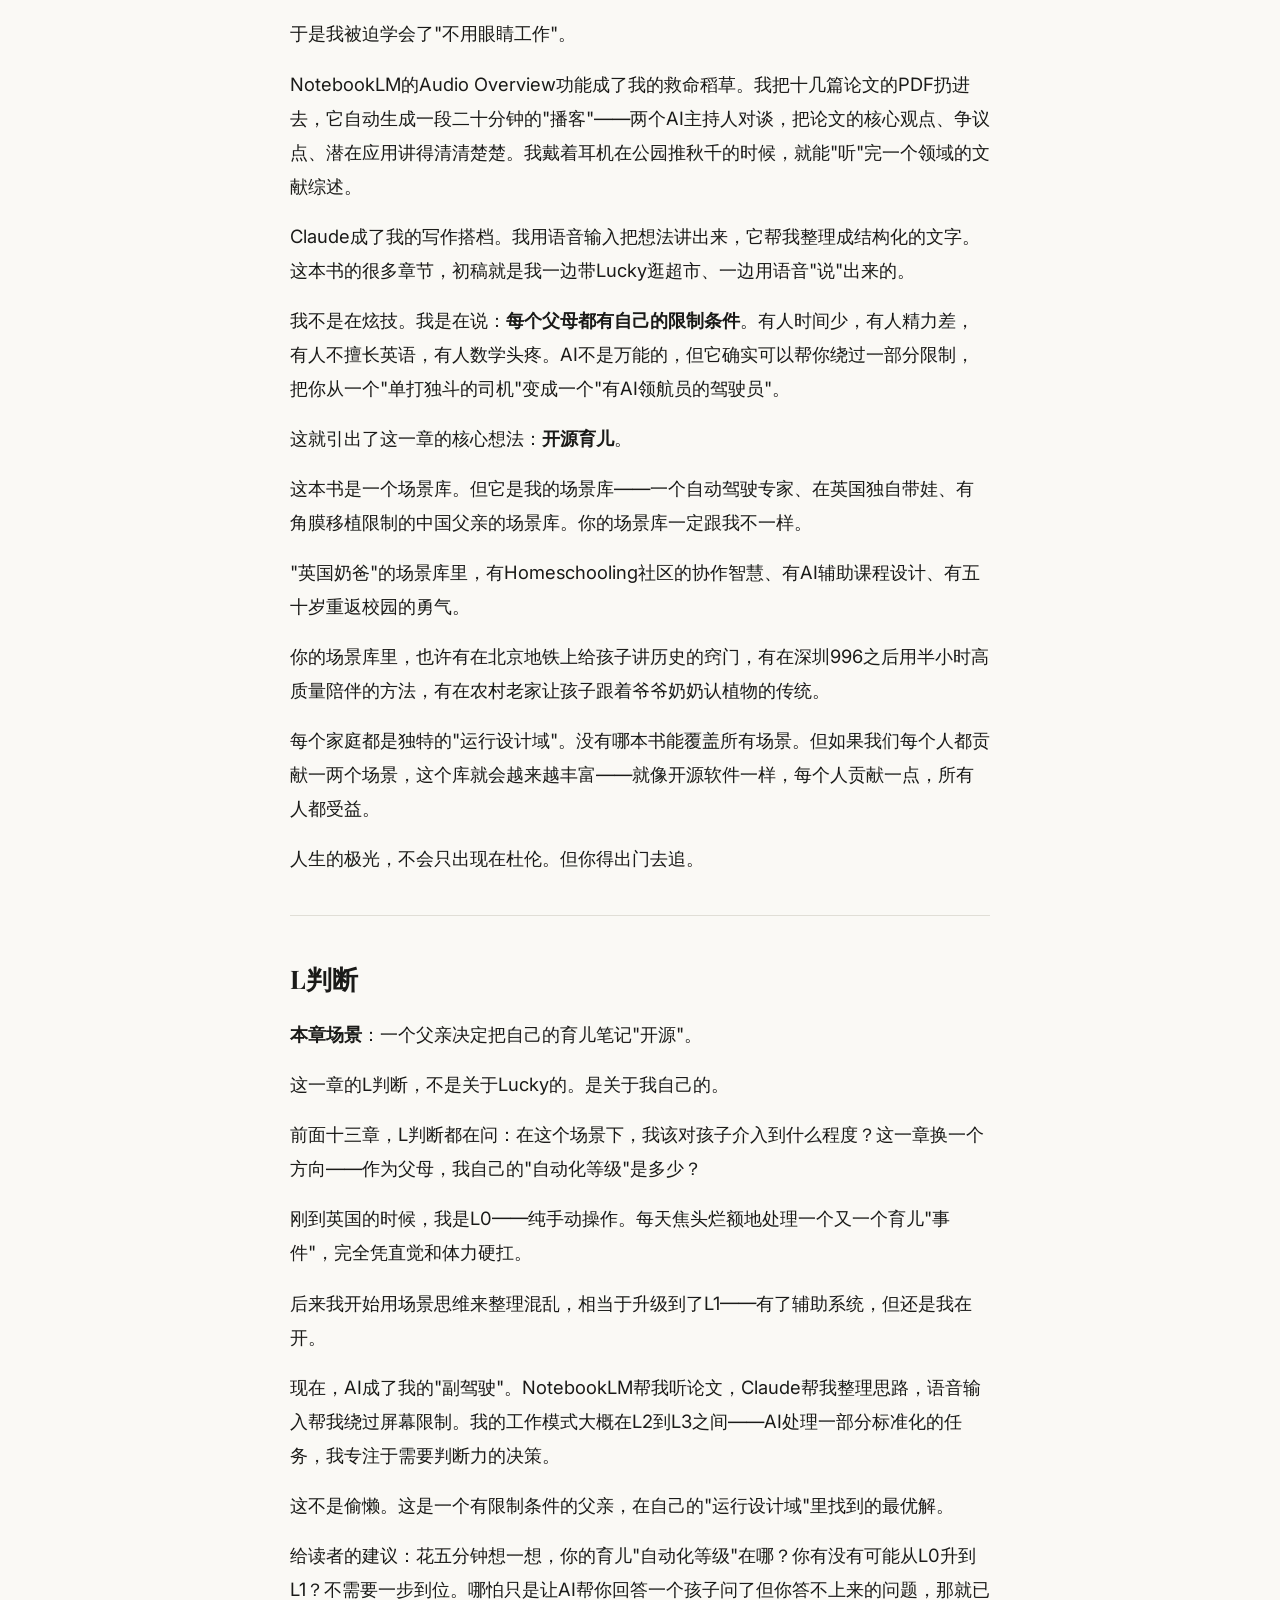
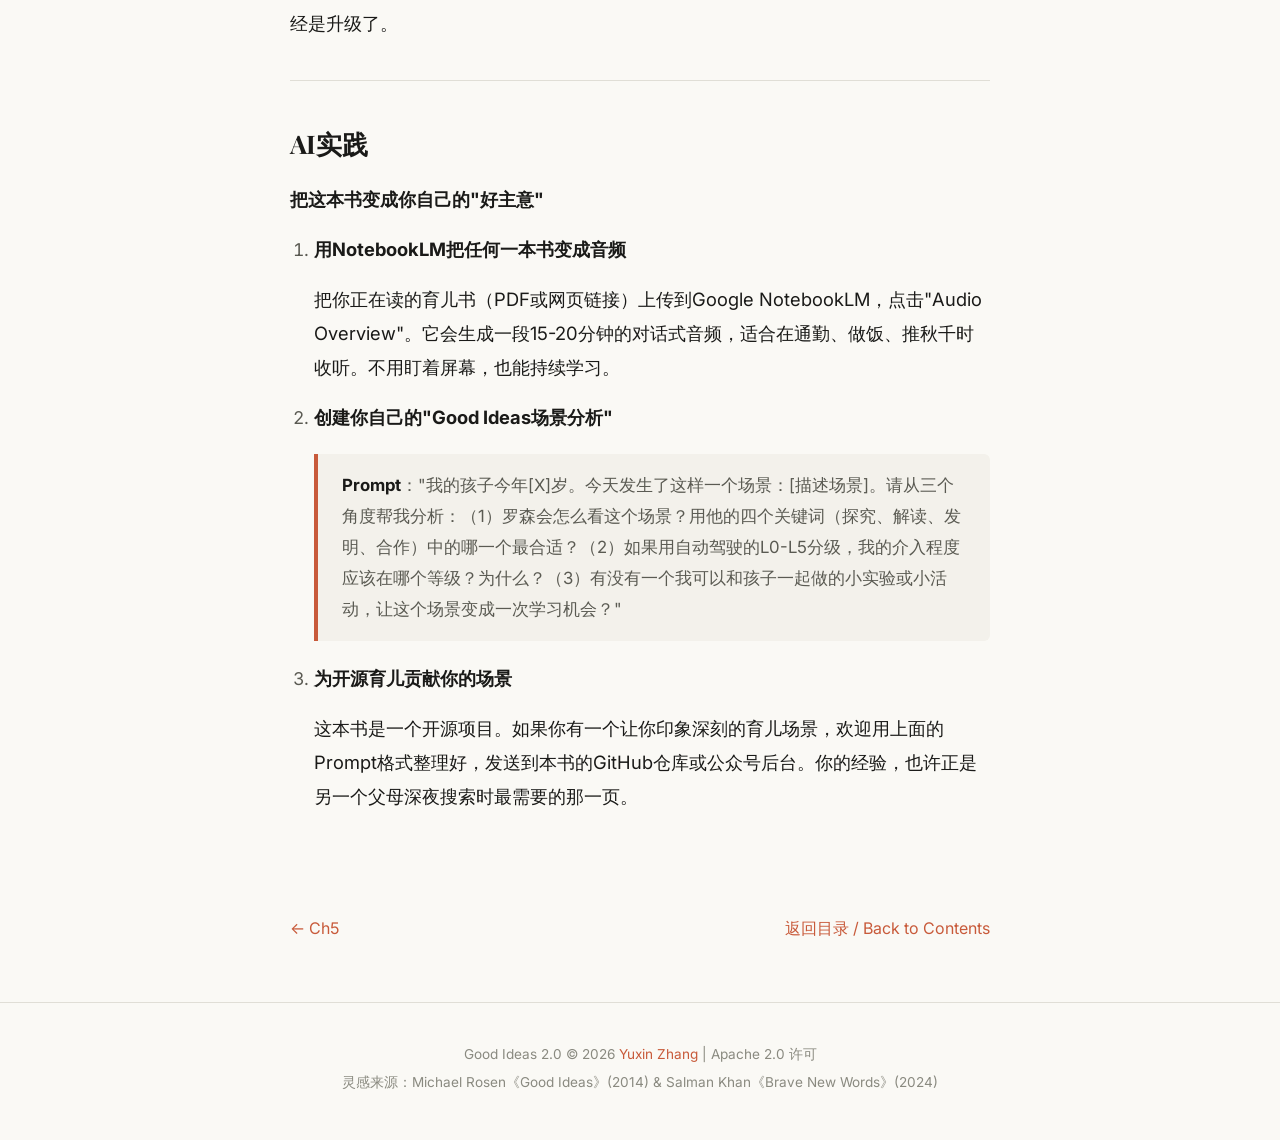
<file: docs/ch14.html>
<!DOCTYPE html>
<html lang="zh-CN">
<head>
<meta charset="UTF-8">
<meta name="viewport" content="width=device-width, initial-scale=1.0">
<title>Ch14: 开源育儿 | Good Ideas 2.0</title>
    <meta property="og:title" content="Ch14: 开源育儿 | Good Ideas 2.0">
    <meta property="og:description" content="好主意 2.0：场景驱动育儿、亲子共创与长期主义家庭实验。">
    <meta property="og:image" content="https://goodideas2.autozyx.com/assets/avatar.png">
    <meta property="og:type" content="website">
    <meta property="og:url" content="https://goodideas2.autozyx.com/ch14.html">
    <meta name="twitter:card" content="summary_large_image">
<link rel="preconnect" href="https://fonts.googleapis.com">
<link href="https://fonts.googleapis.com/css2?family=Inter:wght@400;500;600;700;800&family=Playfair+Display:wght@700;800&display=swap" rel="stylesheet">
<link rel="stylesheet" href="assets/style.css">
</head>
<body>

<!-- Language toggle -->
<div class="lang">
  <button id="btnCN" class="on" onclick="setLang('C')">CN</button>
  <button id="btnEN" onclick="setLang('E')">EN</button>
</div>

<!-- Top nav bar -->
<div class="chapter-nav">
  <a href="ch05.html">
    <span class="cn">&larr; 上一章</span>
    <span class="en">&larr; Previous</span>
  </a>
  <a href="index.html">
    <span class="cn">返回目录 / Back to Contents &rarr;</span>
    <span class="en">返回目录 / Back to Contents &rarr;</span>
  </a>
</div>

<!-- Chinese chapter content -->
<div class="cn">
  <article class="chapter">
    <div class="chapter-label">Chapter 14</div>
    <h1 class="chapter-title">开源育儿：让AI帮你写你的"好主意"</h1>

    <h2>场景</h2>
    <p>这本书快要结束了。但在写最后几章的时候，我在杜伦大学遇到了一个人，让我觉得：这本书不是终点，而是起点。</p>
    <p>那是杜伦大学计算机系的一场博士交流会。杜伦离纽卡斯尔不远，坐火车四十分钟。我去旁听一个关于AI辅助教育的研讨，没指望有太大收获——毕竟我的主业是自动驾驶安全，不是教育学。</p>
    <p>然后我注意到了他。</p>
    <p>他看起来五十出头，头发灰白，坐在一群二十多岁的博士生中间，毫不违和。他的微信名叫"英国奶爸"。交谈之后我才知道：他二十多年前读完计算机硕士，在英国各行各业摸爬滚打了半辈子，有一儿一女。五十岁，他决定重返校园，在计算机和教育学双导师的指导下攻读博士。</p>
    <p>他的研究方向是：如何用AI技术辅助在家上学。</p>
    <p>而他的两个孩子，就是他的"研究对象"——他们没有在传统学校读书，而是Homeschooling，在家上学。</p>
    <p>我把自己刚发的关于"Nice爷爷"的文章发给他看。本来只是随口闲聊，没想到引出了一场让我兴奋了好几天的对话。</p>
    <p>他说，在英国，Homeschooling有成熟的社区。孩子不是被关在家里，而是有自己的社交网络，家长不擅长的科目请专业导师来教，定期组织聚会和活动。这不是"宅"，是一种更主动、更精准的教育。</p>
    <p>我当时脑子里跳出一个念头：这不就是罗森说的"世界就是教室"的终极形态吗？</p>
    <p>罗森说，别把学习关在教室里。Homeschooling说，我们连教室都不要了——厨房是化学实验室，公园是生物课堂，超市是数学练习场，杜伦的极光是天文课。</p>
    <p>那天晚上，杜伦罕见地出现了极光。这位五十岁的"大龄博士"背起相机就去追光了。</p>
    <p>我后来在朋友圈看到他拍的照片，突然意识到：他本身就是对孩子最好的教育。他不需要给孩子讲什么大道理。他五十岁还在学新东西，追极光的时候跟二十岁一样兴奋——这本身就是一个"场景"，比任何课本都有力。</p>

    <hr>

    <p>然后我想到了自己。</p>
    <p>我不是Homeschooling的践行者。Lucky在纽卡斯尔的小学读得好好的。但我有另一种限制：角膜移植。</p>
    <p>医生反复叮嘱我控制屏幕时间。对于一个靠阅读论文和写代码吃饭的大学老师来说，这几乎等于被砍掉了一条腿。</p>
    <p>于是我被迫学会了"不用眼睛工作"。</p>
    <p>NotebookLM的Audio Overview功能成了我的救命稻草。我把十几篇论文的PDF扔进去，它自动生成一段二十分钟的"播客"——两个AI主持人对谈，把论文的核心观点、争议点、潜在应用讲得清清楚楚。我戴着耳机在公园推秋千的时候，就能"听"完一个领域的文献综述。</p>
    <p>Claude成了我的写作搭档。我用语音输入把想法讲出来，它帮我整理成结构化的文字。这本书的很多章节，初稿就是我一边带Lucky逛超市、一边用语音"说"出来的。</p>
    <p>我不是在炫技。我是在说：<strong>每个父母都有自己的限制条件</strong>。有人时间少，有人精力差，有人不擅长英语，有人数学头疼。AI不是万能的，但它确实可以帮你绕过一部分限制，把你从一个"单打独斗的司机"变成一个"有AI领航员的驾驶员"。</p>
    <p>这就引出了这一章的核心想法：<strong>开源育儿</strong>。</p>
    <p>这本书是一个场景库。但它是我的场景库——一个自动驾驶专家、在英国独自带娃、有角膜移植限制的中国父亲的场景库。你的场景库一定跟我不一样。</p>
    <p>"英国奶爸"的场景库里，有Homeschooling社区的协作智慧、有AI辅助课程设计、有五十岁重返校园的勇气。</p>
    <p>你的场景库里，也许有在北京地铁上给孩子讲历史的窍门，有在深圳996之后用半小时高质量陪伴的方法，有在农村老家让孩子跟着爷爷奶奶认植物的传统。</p>
    <p>每个家庭都是独特的"运行设计域"。没有哪本书能覆盖所有场景。但如果我们每个人都贡献一两个场景，这个库就会越来越丰富——就像开源软件一样，每个人贡献一点，所有人都受益。</p>
    <p>人生的极光，不会只出现在杜伦。但你得出门去追。</p>

    <hr>

    <h2>L判断</h2>
    <p><strong>本章场景</strong>：一个父亲决定把自己的育儿笔记"开源"。</p>
    <p>这一章的L判断，不是关于Lucky的。是关于我自己的。</p>
    <p>前面十三章，L判断都在问：在这个场景下，我该对孩子介入到什么程度？这一章换一个方向——作为父母，我自己的"自动化等级"是多少？</p>
    <p>刚到英国的时候，我是L0——纯手动操作。每天焦头烂额地处理一个又一个育儿"事件"，完全凭直觉和体力硬扛。</p>
    <p>后来我开始用场景思维来整理混乱，相当于升级到了L1——有了辅助系统，但还是我在开。</p>
    <p>现在，AI成了我的"副驾驶"。NotebookLM帮我听论文，Claude帮我整理思路，语音输入帮我绕过屏幕限制。我的工作模式大概在L2到L3之间——AI处理一部分标准化的任务，我专注于需要判断力的决策。</p>
    <p>这不是偷懒。这是一个有限制条件的父亲，在自己的"运行设计域"里找到的最优解。</p>
    <p>给读者的建议：花五分钟想一想，你的育儿"自动化等级"在哪？你有没有可能从L0升到L1？不需要一步到位。哪怕只是让AI帮你回答一个孩子问了但你答不上来的问题，那就已经是升级了。</p>

    <hr>

    <h2>AI实践</h2>
    <p><strong>把这本书变成你自己的"好主意"</strong></p>

    <ol>
      <li>
        <p><strong>用NotebookLM把任何一本书变成音频</strong></p>
        <p>把你正在读的育儿书（PDF或网页链接）上传到Google NotebookLM，点击"Audio Overview"。它会生成一段15-20分钟的对话式音频，适合在通勤、做饭、推秋千时收听。不用盯着屏幕，也能持续学习。</p>
      </li>
      <li>
        <p><strong>创建你自己的"Good Ideas场景分析"</strong></p>
        <blockquote>
          <p><strong>Prompt</strong>："我的孩子今年[X]岁。今天发生了这样一个场景：[描述场景]。请从三个角度帮我分析：（1）罗森会怎么看这个场景？用他的四个关键词（探究、解读、发明、合作）中的哪一个最合适？（2）如果用自动驾驶的L0-L5分级，我的介入程度应该在哪个等级？为什么？（3）有没有一个我可以和孩子一起做的小实验或小活动，让这个场景变成一次学习机会？"</p>
        </blockquote>
      </li>
      <li>
        <p><strong>为开源育儿贡献你的场景</strong></p>
        <p>这本书是一个开源项目。如果你有一个让你印象深刻的育儿场景，欢迎用上面的Prompt格式整理好，发送到本书的GitHub仓库或公众号后台。你的经验，也许正是另一个父母深夜搜索时最需要的那一页。</p>
      </li>
    </ol>
  </article>
</div>

<!-- English chapter content -->
<div class="en">
  <article class="chapter">
    <div class="chapter-label">Chapter 14</div>
    <h1 class="chapter-title">Open-Source Parenting — Let AI Help You Write Your Own "Good Ideas"</h1>

    <h2>The Scenario</h2>
    <p>This book is nearly over. But while writing these final chapters, I met someone at Durham University who made me realise: this book isn't the destination. It's the departure lounge.</p>
    <p>It was a PhD exchange session in Durham's Computer Science department. Durham is a short train ride from Newcastle — forty minutes. I'd gone to sit in on a seminar about AI-assisted education, expecting little more than a pleasant afternoon. My actual expertise is autonomous driving safety, not pedagogy.</p>
    <p>Then I noticed him.</p>
    <p>He looked to be in his early fifties, grey-haired, sitting comfortably among a room of twenty-somethings. His WeChat handle was "British Dad." Over coffee I learned his story: he'd finished a computer science master's two decades ago, spent the next twenty-odd years drifting through various industries in the UK, and had two children. At fifty, he decided to go back. He enrolled as a part-time PhD candidate at Durham, supervised jointly by computer science and education faculties.</p>
    <p>His research question: how can AI support homeschooling?</p>
    <p>His two children were his living case study. They didn't attend a conventional school. They were homeschooled.</p>
    <p>I sent him my recently published article about Michael Rosen — the "Nice Grandpa." What I'd intended as small talk turned into a conversation that kept me buzzing for days.</p>
    <p>He explained that in the UK, homeschooling has a mature ecosystem. Children aren't isolated at home. They belong to social networks; parents hire specialist tutors for subjects they can't teach; families organise regular meetups and excursions. It isn't withdrawal. It's a more intentional, more precisely targeted form of education.</p>
    <p>A thought hit me immediately: isn't this the logical extreme of what Rosen has been saying all along?</p>
    <p>Rosen said: don't lock learning inside a classroom. Homeschooling said: we've dispensed with the classroom altogether. The kitchen is a chemistry lab. The park is a biology lesson. The supermarket is a maths exercise. And that night, the aurora borealis over Durham Cathedral was an astronomy class that no school could replicate.</p>
    <p>That evening, Durham witnessed a rare display of the Northern Lights. The fifty-year-old "mature student" grabbed his camera and went chasing them.</p>
    <p>When I saw his photos on social media the next morning, something clicked: he himself was the best education his children could receive. He didn't need to lecture them about lifelong learning. He was fifty, studying something new, and as thrilled by the aurora as any twenty-year-old. That, in itself, was a scenario — more powerful than anything in a textbook.</p>

    <hr>

    <p>Then I thought about myself.</p>
    <p>I'm not a homeschooler. Lucky attends a perfectly good primary school in Newcastle. But I have a different constraint: a corneal transplant.</p>
    <p>My doctor has told me — more than once — to limit screen time. For a university lecturer whose livelihood depends on reading papers and writing code, this is close to having a limb amputated.</p>
    <p>So I was forced to learn how to work without my eyes.</p>
    <p>NotebookLM's Audio Overview became my lifeline. I upload a dozen PDFs, and it generates a twenty-minute "podcast" — two AI hosts discussing the papers' core arguments, controversies, and potential applications. While pushing Lucky on the swings in the park, I can "listen" my way through an entire literature review.</p>
    <p>Claude became my writing partner. I speak my ideas aloud using voice input; it organises them into structured prose. Many chapters of this book were first-drafted while Lucky and I wandered around the supermarket — me muttering into my phone, him inspecting the biscuit aisle.</p>
    <p>I'm not showing off a tech stack. I'm making a simple point: <strong>every parent has constraints</strong>. Some are short on time. Some are low on energy. Some struggle with English. Some dread maths. AI isn't a silver bullet, but it can help you route around certain limitations — upgrading you from a solo operator white-knuckling the steering wheel to a driver with a capable co-pilot.</p>
    <p>Which brings me to the core idea of this chapter: <strong>open-source parenting</strong>.</p>
    <p>This book is a scenario library. But it is <em>my</em> scenario library — assembled by a Chinese father who researches autonomous driving safety, solo-parents in England, and has a corneal transplant restricting his screen time. Your library will be different.</p>
    <p>"British Dad" has a library filled with the collaborative wisdom of the homeschooling community, AI-designed curricula, and the courage of returning to university at fifty.</p>
    <p>Your library might contain tricks for teaching history on the Beijing metro, methods for making thirty minutes of post-996 time genuinely count, or the tradition of learning plant names from grandparents in a rural hometown.</p>
    <p>Every family is a unique "operational design domain." No single book can cover every scenario. But if each of us contributes one or two, the library grows richer — just like open-source software, where small individual contributions compound into something far greater than any one person could build.</p>
    <p>The aurora doesn't only appear over Durham. But you have to step outside to see it.</p>

    <hr>

    <h2>L-Rating</h2>
    <p><strong>This chapter's scenario</strong>: a father decides to open-source his parenting notes.</p>
    <p>The L-Rating here isn't about Lucky. It's about me.</p>
    <p>For the previous thirteen chapters, the question was always: how much should I intervene with my child in this scenario? This chapter flips the lens: as a parent, what is <em>my</em> own automation level?</p>
    <p>When I first arrived in the UK, I was at L0 — fully manual. Every day was a chaotic sequence of parenting "events" handled on instinct and adrenaline alone.</p>
    <p>Then I started applying scenario-based thinking to the chaos. That was an upgrade to L1 — I had a framework, but I was still doing all the driving.</p>
    <p>Now, AI serves as my co-pilot. NotebookLM listens to papers for me. Claude organises my thinking. Voice input lets me bypass the screen. My working mode sits somewhere between L2 and L3 — AI handles a portion of the standardised tasks while I focus on the judgments that require human discernment.</p>
    <p>This isn't laziness. It's a constrained parent finding the optimal solution within his own operational design domain.</p>
    <p>A question for you: take five minutes and think about where your parenting "automation level" sits. Could you move from L0 to L1? You don't need to leap. Even letting AI answer one question your child asked that you couldn't — that's already an upgrade.</p>

    <hr>

    <h2>AI Practice</h2>
    <p><strong>Turn this book into your own "Good Ideas"</strong></p>

    <ol>
      <li>
        <p><strong>Use NotebookLM to turn any book into audio</strong></p>
        <p>Upload the parenting book you're currently reading (PDF or web link) to Google NotebookLM and click "Audio Overview." It will generate a 15-to-20-minute conversational audio summary — perfect for listening while commuting, cooking, or pushing a child on the swings. No screen required. Learning continues.</p>
      </li>
      <li>
        <p><strong>Create your own "Good Ideas Scenario Analysis"</strong></p>
        <blockquote>
          <p><strong>Prompt</strong>: "My child is [X] years old. Here's a scenario that happened today: [describe the scenario]. Please analyse it from three angles: (1) How would Michael Rosen view this scenario? Which of his four keywords — Investigation, Interpretation, Invention, Co-operation — fits best? (2) Using the autonomous-driving L0-to-L5 scale, what intervention level should I be at, and why? (3) Is there a small experiment or activity I could do with my child to turn this scenario into a learning opportunity?"</p>
        </blockquote>
      </li>
      <li>
        <p><strong>Contribute your scenario to this open-source project</strong></p>
        <p>This book is an open-source project. If you have a parenting scenario that left a mark on you, use the prompt format above to write it up and submit it to the book's GitHub repository or the WeChat account backend. Your experience might be exactly the page another parent is searching for late at night.</p>
      </li>
    </ol>
  </article>
</div>

<!-- Chapter footer with prev/next -->
<div class="chapter-footer">
  <a href="ch05.html">
    <span class="cn">&larr; Ch5</span>
    <span class="en">&larr; Ch5</span>
  </a>
  <a href="index.html">
    <span class="cn">返回目录 / Back to Contents</span>
    <span class="en">返回目录 / Back to Contents</span>
  </a>
</div>

<!-- Footer -->
<footer>
<div class="wrap">
  <p>
    <span class="cn">Good Ideas 2.0 &copy; 2026 <a href="https://www.linkedin.com/in/zhangyuxin/" target="_blank">Yuxin Zhang</a> | Apache 2.0 许可</span>
    <span class="en">Good Ideas 2.0 &copy; 2026 <a href="https://www.linkedin.com/in/zhangyuxin/" target="_blank">Yuxin Zhang</a> | Apache 2.0 License</span>
  </p>
  <p>
    <span class="cn">灵感来源：Michael Rosen《Good Ideas》(2014) &amp; Salman Khan《Brave New Words》(2024)</span>
    <span class="en">Inspired by Michael Rosen's <em>Good Ideas</em> (2014) &amp; Salman Khan's <em>Brave New Words</em> (2024)</span>
  </p>
</div>
</footer>

<script>
function setLang(l){
  document.body.className = l==='E'?'E':'';
  document.getElementById('btnCN').className = l==='E'?'':'on';
  document.getElementById('btnEN').className = l==='E'?'on':'';
  localStorage.setItem('gi2lang',l);
}
(function(){var s=localStorage.getItem('gi2lang');if(s)setLang(s);})();
</script>
</body>
</html>
</file>
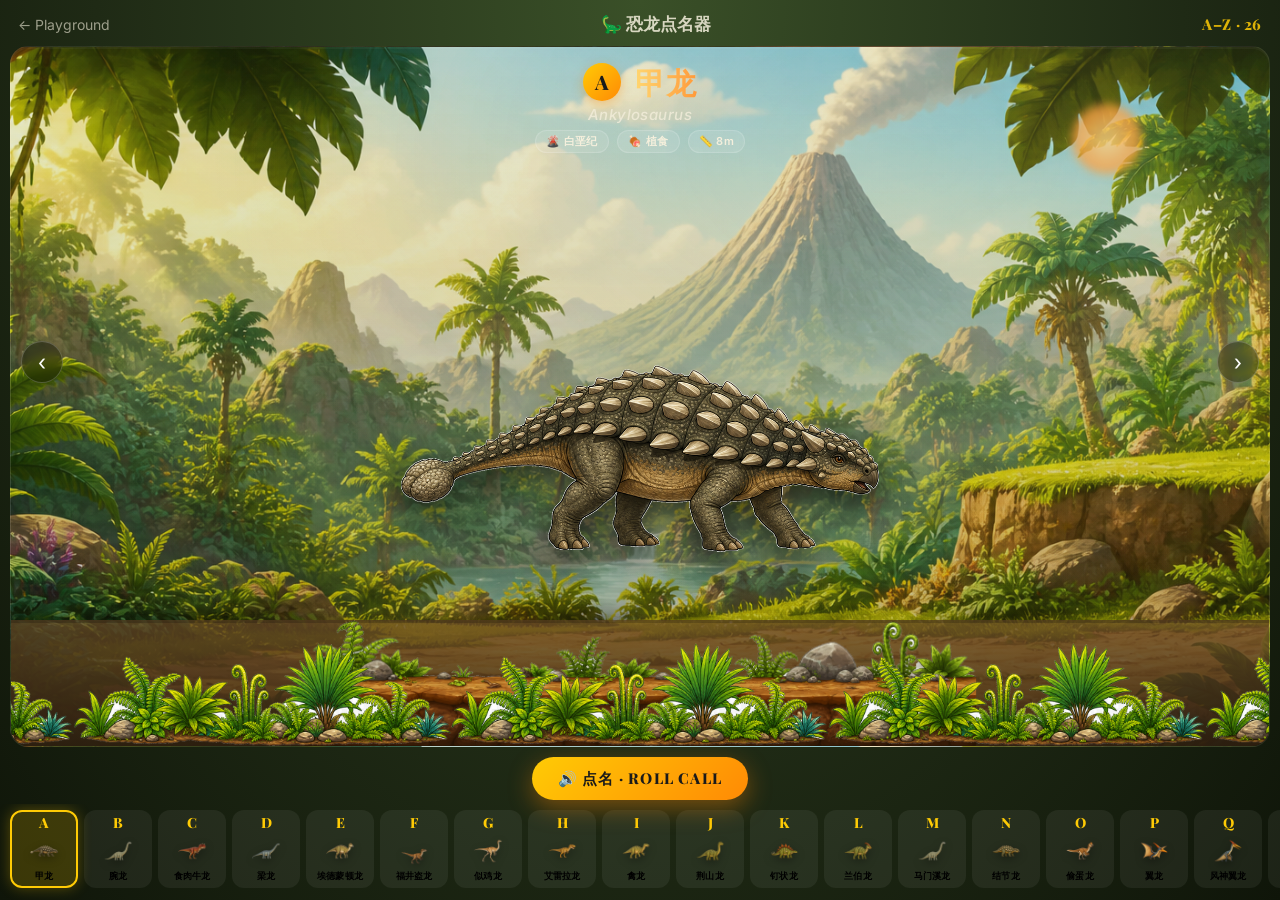
<file: docs/luckys-playground/dino-roll-call.html>
<!DOCTYPE html>
<html lang="zh-CN">
<head>
<meta charset="UTF-8">
<meta name="viewport" content="width=device-width, initial-scale=1.0, maximum-scale=1.0, user-scalable=no, viewport-fit=cover">
<meta name="apple-mobile-web-app-capable" content="yes">
<meta name="theme-color" content="#1a2e1a">
<title>🦕 Lucky's Dino A-Z · 恐龙点名器</title>
    <meta property="og:title" content="🦕 Lucky&#x27;s Dino A-Z · 恐龙点名器">
    <meta property="og:description" content="好主意 2.0：场景驱动育儿、亲子共创与长期主义家庭实验。">
    <meta property="og:image" content="https://goodideas2.autozyx.com/assets/avatar.png">
    <meta property="og:type" content="website">
    <meta property="og:url" content="https://goodideas2.autozyx.com/luckys-playground/dino-roll-call.html">
    <meta name="twitter:card" content="summary_large_image">
<link rel="preconnect" href="https://fonts.googleapis.com">
<link rel="preconnect" href="https://fonts.gstatic.com" crossorigin>
<link href="https://fonts.googleapis.com/css2?family=Inter:wght@400;500;600;700;800&family=Playfair+Display:wght@700;800&display=swap" rel="stylesheet">
<style>
  :root {
    --accent: #ffcb05;
    --accent-2: #ff8a05;
    --green: #5aa840;
  }

  *, *::before, *::after {
    margin: 0; padding: 0; box-sizing: border-box;
    -webkit-tap-highlight-color: transparent;
    -webkit-touch-callout: none;
    -webkit-user-select: none;
    user-select: none;
  }

  html, body {
    width: 100%; height: 100%;
    overflow: hidden;
    font-family: 'Inter', -apple-system, "PingFang SC", "Microsoft YaHei", sans-serif;
    color: #f4efdc;
    touch-action: manipulation;
    background: radial-gradient(ellipse at top, #3a5028 0%, #1f2a15 60%, #0f1509 100%);
  }
  body {
    display: flex; flex-direction: column;
    padding: env(safe-area-inset-top, 0) env(safe-area-inset-right, 0)
             env(safe-area-inset-bottom, 0) env(safe-area-inset-left, 0);
  }

  .topbar {
    display: flex; align-items: center; justify-content: space-between;
    padding: 12px 18px 4px; font-size: 14px; opacity: 0.85;
  }
  .topbar a { color: inherit; opacity: 0.7; text-decoration: none; }
  .topbar .title {
    font-family: 'Playfair Display', Georgia, serif;
    font-weight: 800; font-size: 17px;
  }
  .letter-chip {
    font-family: 'Playfair Display', Georgia, serif;
    font-weight: 800;
    font-size: 15px;
    color: var(--accent);
    letter-spacing: 0.04em;
  }

  .display {
    flex: 1; min-height: 0; position: relative;
    margin: 6px 10px 4px; border-radius: 18px;
    background:
      radial-gradient(ellipse at 70% 15%, rgba(255,210,120,0.15) 0%, transparent 55%),
      linear-gradient(to bottom,
        rgba(50,78,38,0.10) 0%,
        rgba(32,50,22,0.18) 55%,
        rgba(40,26,12,0.30) 100%),
      url("assets/lucky-playground-assets-final-50-v2/dino-jungle-background.png");
    background-size: cover, cover, cover;
    background-position: center, center, center;
    border: 1px solid rgba(255,255,255,0.10);
    overflow: hidden;
    display: flex; flex-direction: column;
    box-shadow: inset 0 2px 0 rgba(255,255,255,0.04);
  }
  /* Subtle distant hills */
  .display::before {
    content: '';
    position: absolute;
    left: 0; right: 0;
    bottom: 18%;
    height: 34px;
    background:
      radial-gradient(ellipse 140px 26px at 15% 100%, rgba(0,0,0,0.30) 0%, transparent 70%),
      radial-gradient(ellipse 200px 32px at 45% 100%, rgba(0,0,0,0.38) 0%, transparent 70%),
      radial-gradient(ellipse 160px 28px at 80% 100%, rgba(0,0,0,0.32) 0%, transparent 70%);
    pointer-events: none;
    z-index: 1;
  }
  .display::after {
    content: '';
    position: absolute;
    left: 0; right: 0; bottom: 0;
    height: 27%;
    background: url("assets/lucky-playground-assets-final-50-v2/dino-plant-foreground.png") bottom center / auto 100% repeat-x;
    z-index: 3;
    pointer-events: none;
  }

  /* Ground belt with soil texture */
  .ground { position: absolute; bottom: 0; left: 0; right: 0; height: 18%;
    background:
      url("assets/lucky-playground-assets-final-50-v2/dino-ground-layer.png") bottom center / auto 100% repeat-x,
      linear-gradient(to bottom, rgba(106,74,40,0.7) 0%, rgba(46,31,16,0.9) 100%);
    border-top: 0;
    box-shadow: inset 0 3px 0 rgba(0,0,0,0.20);
    z-index: 1;
  }
  .ground::after {
    content: '';
    position: absolute;
    top: 30%;
    left: 0; right: 0;
    height: 5px;
    background:
      radial-gradient(ellipse 22px 2px at 8% 50%, rgba(255,255,255,0.12), transparent),
      radial-gradient(ellipse 30px 3px at 28% 50%, rgba(0,0,0,0.35), transparent),
      radial-gradient(ellipse 18px 2px at 48% 50%, rgba(255,255,255,0.10), transparent),
      radial-gradient(ellipse 26px 3px at 68% 50%, rgba(0,0,0,0.30), transparent),
      radial-gradient(ellipse 20px 2px at 88% 50%, rgba(255,255,255,0.10), transparent);
    opacity: 0.6;
  }

  .sky-glow { position: absolute; top: 8%; right: 10%; width: 72px; height: 72px;
    border-radius: 50%;
    background: radial-gradient(circle, #ffd78a 0%, #ffa040 60%, transparent 85%);
    opacity: 0.75; filter: blur(4px);
    z-index: 1;
  }
  .flora { position: absolute; bottom: 14%; pointer-events: none; opacity: 0.60; z-index: 1; }
  .flora.left  { left:  3%;  font-size: 48px; }
  .flora.right { right: 3%;  font-size: 40px; }
  .flora { display: none; }

  /* Name plate (top) */
  .name-plate {
    text-align: center;
    padding: 16px 14px 6px;
    width: 100%; z-index: 5;
    flex-shrink: 0;
  }

  /* Dino stage fills middle/lower area; dino anchors feet on ground */
  .dino-stage {
    flex: 1;
    min-height: 0;
    position: relative;
    display: flex;
    align-items: flex-end;
    justify-content: center;
    padding: 0 14% 14%;   /* bottom padding ≈ ground height, so feet touch ground top */
    z-index: 2;
  }
  .dino {
    width: 100%;
    max-width: 640px;
    height: auto;
    max-height: 100%;
    display: none;
    filter: drop-shadow(0 14px 14px rgba(0,0,0,0.55));
  }
  .dino svg {
    width: 100%;
    height: auto;
    display: block;
  }
  .dino-asset-svg {
    overflow: visible;
  }
  .dino.active { display: block; animation: dinoAppear .5s cubic-bezier(.34,1.56,.50,1); }
  .dino.roaring { animation: dinoRoar .55s ease-in-out; }
  @keyframes dinoAppear {
    0%   { opacity: 0; transform: translateX(-20px) scale(.92); }
    100% { opacity: 1; transform: translateX(0) scale(1); }
  }
  @keyframes dinoRoar {
    0%, 100% { transform: scale(1); }
    28%      { transform: scale(1.06) rotate(-1.2deg); }
    60%      { transform: scale(1.04) rotate(1.5deg); }
  }
  .letter-badge {
    display: inline-block;
    font-family: 'Playfair Display', Georgia, serif;
    font-weight: 800; font-size: 20px;
    color: #1a1a1a;
    background: linear-gradient(135deg, var(--accent), var(--accent-2));
    width: 38px; height: 38px; line-height: 38px;
    border-radius: 50%;
    margin-right: 10px;
    vertical-align: middle;
    box-shadow: 0 4px 12px rgba(255,138,5,0.35);
  }
  .name-cn {
    font-family: 'Playfair Display', Georgia, "Noto Serif SC", serif;
    font-size: clamp(22px, 6vw, 30px); font-weight: 800;
    letter-spacing: 0.04em;
    background: linear-gradient(90deg, #ffd670, #ff9a3a);
    -webkit-background-clip: text; background-clip: text;
    -webkit-text-fill-color: transparent;
    line-height: 1.15;
    display: inline-block; vertical-align: middle;
  }
  .name-en {
    font-family: 'Inter', sans-serif;
    font-size: clamp(12px, 3.2vw, 15px);
    font-style: italic; font-weight: 500;
    opacity: 0.78; margin-top: 4px;
    letter-spacing: 0.03em;
  }
  .name-facts {
    display: flex; justify-content: center; gap: 8px;
    margin-top: 6px; flex-wrap: wrap;
  }
  .fact-chip {
    font-size: 11px; font-weight: 600;
    padding: 3px 10px; border-radius: 999px;
    background: rgba(255,255,255,0.10);
    border: 1px solid rgba(255,255,255,0.15);
    letter-spacing: 0.04em;
  }

  /* Roar button now lives outside the display, between display and picker */
  .roar-wrap {
    display: flex;
    justify-content: center;
    padding: 6px 16px 4px;
    z-index: 4;
  }
  .roar-btn {
    background: linear-gradient(135deg, var(--accent), var(--accent-2));
    color: #1a1a1a; border: none;
    font-family: 'Playfair Display', Georgia, serif;
    font-size: 15px; font-weight: 800;
    padding: 11px 26px; border-radius: 999px;
    cursor: pointer;
    box-shadow: 0 8px 24px rgba(255, 138, 5, 0.4);
    letter-spacing: 0.08em;
    transition: transform .12s;
    white-space: nowrap;
  }
  .roar-btn:active { transform: scale(.94); }
  .roar-btn.pulse { animation: roarPulse .7s ease-out; }
  @keyframes roarPulse {
    0%   { box-shadow: 0 0 0 0 rgba(255,138,5,0.7); }
    100% { box-shadow: 0 0 0 30px rgba(255,138,5,0); }
  }
  .roar-btn.speaking {
    background: linear-gradient(135deg, var(--green), #2f7a22);
    color: #fff;
  }

  .nav-arrow {
    position: absolute; top: 45%; transform: translateY(-50%);
    width: 42px; height: 42px; border-radius: 50%;
    background: rgba(0,0,0,0.35);
    border: 1px solid rgba(255,255,255,0.2);
    cursor: pointer; color: #fff;
    font-size: 22px; font-family: inherit;
    z-index: 5;
    backdrop-filter: blur(6px);
    transition: transform .12s, background .12s;
  }
  .nav-arrow:active { transform: translateY(-50%) scale(.9); }
  .nav-arrow.prev { left: 10px; }
  .nav-arrow.next { right: 10px; }

  /* Picker: 26 letter cards */
  .picker {
    display: flex; gap: 6px;
    padding: 6px 10px 12px;
    overflow-x: auto;
    scroll-snap-type: x mandatory;
    -webkit-overflow-scrolling: touch;
    scrollbar-width: none;
  }
  .picker::-webkit-scrollbar { display: none; }
  .pick-card {
    flex-shrink: 0;
    width: 68px; height: 78px;
    border-radius: 12px;
    background: rgba(255,255,255,0.06);
    border: 2.5px solid transparent;
    cursor: pointer;
    display: flex; flex-direction: column;
    align-items: center; justify-content: space-between;
    gap: 1px; padding: 4px 4px 5px;
    transition: transform .15s, background .15s, border-color .15s;
    scroll-snap-align: center;
    position: relative;
  }
  .pick-card:active { transform: scale(.92); }
  .pick-card.selected {
    border-color: var(--accent);
    background: rgba(255,203,5,0.18);
    box-shadow: 0 0 14px rgba(255,203,5,0.3);
  }
  .pick-card .pick-letter {
    font-family: 'Playfair Display', Georgia, serif;
    font-weight: 800; font-size: 14px;
    color: var(--accent);
    line-height: 1;
  }
  .pick-card .thumb { width: 46px; height: 30px; display: block; }
  .pick-card .thumb img {
    width: 100%;
    height: 100%;
    object-fit: contain;
    display: block;
    filter: drop-shadow(0 3px 4px rgba(0,0,0,0.35));
  }
  .pick-card .thumb-name {
    font-size: 9px; font-weight: 600;
    line-height: 1; letter-spacing: 0.01em;
  }

  @media (max-width: 380px) {
    .pick-card { width: 60px; height: 70px; }
    .pick-card .thumb { width: 40px; height: 26px; }
    .pick-card .thumb-name { font-size: 9px; }
    .roar-btn { font-size: 13px; padding: 10px 18px; }
  }
  @media (max-height: 640px) {
    .name-facts { display: none; }
    .flora { font-size: 36px !important; bottom: 16%; }
    .sky-glow { width: 56px; height: 56px; top: 6%; }
    .dino-stage { height: 54%; }
    .picker { padding: 4px 8px 8px; }
  }
</style>
</head>
<body>

<div class="topbar">
  <a href="./">← Playground</a>
  <div class="title">🦕 恐龙点名器</div>
  <div class="letter-chip">A–Z · 26</div>
</div>

<div class="display">
  <div class="sky-glow"></div>
  <div class="flora left">🌿</div>
  <div class="flora right">🌴</div>

  <div class="name-plate">
    <div>
      <span class="letter-badge" id="letterBadge">A</span>
      <span class="name-cn" id="nameCn">—</span>
    </div>
    <div class="name-en" id="nameEn">—</div>
    <div class="name-facts" id="nameFacts"></div>
  </div>

  <div class="dino-stage" id="dinoStage"></div>

  <div class="ground"></div>

  <button class="nav-arrow prev" id="prevBtn" aria-label="Previous">‹</button>
  <button class="nav-arrow next" id="nextBtn" aria-label="Next">›</button>
</div>

<div class="roar-wrap">
  <button class="roar-btn" id="roarBtn">🔊 点名 · ROLL CALL</button>
</div>

<div class="picker" id="picker"></div>

<script>
(function () {
  'use strict';

  // ---------- SVG helpers ----------
  const grad = (id, c1, c2) =>
    `<defs><linearGradient id="${id}" x1="0" x2="0" y1="0" y2="1">
       <stop offset="0" stop-color="${c1}"/>
       <stop offset="1" stop-color="${c2}"/>
     </linearGradient></defs>`;

  // Simple thumb placeholder for letter card (inline SVG built per dino)
  const thumbBox = (innerSvg, fill='#5a6a30') =>
    `<svg viewBox="0 0 100 60" xmlns="http://www.w3.org/2000/svg">${innerSvg}</svg>`;

  const FINAL_ASSET_BASE = 'assets/lucky-playground-assets-final-50-v2/';
  const DINO_ASSETS = {
    ankylosaurus: { file: 'ankylosaurus.png', x: 75, y: -64, width: 650, height: 650 },
    brachiosaurus: { file: 'mamenchisaurus.png', x: 75, y: -148, width: 650, height: 650 },
    carnotaurus: { file: 'carnotaurus.png', x: 75, y: -119, width: 650, height: 650 },
    diplodocus: { file: 'diplodocus.png', x: 75, y: -113, width: 650, height: 650 },
    edmontosaurus: { file: 'edmontosaurus.png', x: 75, y: -118, width: 650, height: 650 },
    fukuiraptor: { file: 'fukuiraptor.png', x: 75, y: -228, width: 650, height: 650 },
    gallimimus: { file: 'gallimimus.png', x: 75, y: -187, width: 650, height: 650 },
    herrerasaurus: { file: 'herrerasaurus.png', x: 75, y: -94, width: 650, height: 650 },
    iguanodon: { file: 'iguanodon.png', x: 75, y: -111, width: 650, height: 650 },
    jingshanosaurus: { file: 'jingshanosaurus.png', x: 75, y: -151, width: 650, height: 650 },
    kentrosaurus: { file: 'kentrosaurus.png', x: 75, y: -106, width: 650, height: 650 },
    lambeosaurus: { file: 'lambeosaurus.png', x: 75, y: -129, width: 650, height: 650 },
    mamenchisaurus: { file: 'mamenchisaurus.png', x: 75, y: -148, width: 650, height: 650 },
    nodosaurus: { file: 'nodosaurus.png', x: 75, y: -69, width: 650, height: 650 },
    oviraptor: { file: 'oviraptor.png', x: 75, y: -139, width: 650, height: 650 },
    pteranodon: { file: 'pteranodon.png', x: 75, y: -132, width: 650, height: 650 },
    quetzalcoatlus: { file: 'quetzalcoatlus.png', x: 75, y: -179, width: 650, height: 650 },
    rhamphorhynchus: { file: 'rhamphorhynchus.png', x: 75, y: -140, width: 650, height: 650 },
    stegosaurus: { src: 'assets/generated-demo/stegosaurus.png', x: 75, y: -78, width: 650, height: 650 },
    tyrannosaurus: { src: 'assets/generated-demo/trex.png', x: 75, y: -130, width: 650, height: 650 },
    utahraptor: { file: 'utahraptor.png', x: 75, y: -122, width: 650, height: 650 },
    velociraptor: { file: 'velociraptor.png', x: 75, y: -136, width: 650, height: 650 },
    wuerhosaurus: { file: 'wuerhosaurus.png', x: 75, y: -89, width: 650, height: 650 },
    xenoceratops: { file: 'xenoceratops.png', x: 75, y: -145, width: 650, height: 650 },
    yutyrannus: { file: 'yutyrannus.png', x: 75, y: -134, width: 650, height: 650 },
    zuniceratops: { file: 'zuniceratops.png', x: 75, y: -133, width: 650, height: 650 }
  };

  function dinoAssetSrc(asset) {
    return asset.src || FINAL_ASSET_BASE + asset.file;
  }

  function renderDinoArt(d) {
    const asset = DINO_ASSETS[d.id];
    if (!asset) return d.big;
    return `<svg class="dino-asset-svg" viewBox="0 0 800 400" xmlns="http://www.w3.org/2000/svg">
      <image href="${dinoAssetSrc(asset)}" x="${asset.x}" y="${asset.y}"
             width="${asset.width}" height="${asset.height}" preserveAspectRatio="xMidYMax meet"/>
    </svg>`;
  }

  function renderDinoThumb(d) {
    const asset = DINO_ASSETS[d.id];
    if (!asset) return d.thumb;
    return `<img src="${dinoAssetSrc(asset)}" alt="">`;
  }

  // =========================================================================
  // DINOSAUR CATALOG — A to Z
  // =========================================================================
  const DINOS = [

    // A — Ankylosaurus
    { letter: 'A', id: 'ankylosaurus', cn: '甲龙', en: 'Ankylosaurus',
      era: '白垩纪', diet: '植食', size: '8m',
      big: `<svg viewBox="0 0 800 400" xmlns="http://www.w3.org/2000/svg">
        ${grad('aSk','#6a5a3e','#32281a')}${grad('aAr','#8a7a54','#4a3e28')}
        <path d="M 275 308 L 272 380 L 315 380 L 318 308 Z" fill="#3a2e1a"/>
        <path d="M 475 308 L 472 380 L 515 380 L 518 308 Z" fill="#3a2e1a"/>
        <path d="M 185 245 Q 130 255 110 295 Q 112 325 148 335 Q 300 348 470 345 Q 580 340 625 325 Q 655 310 645 280 Q 610 250 530 245 Q 400 238 270 240 Q 220 243 185 245 Z"
              fill="url(#aSk)" stroke="#1a1408" stroke-width="3" stroke-linejoin="round"/>
        <g fill="url(#aAr)" stroke="#1a1408" stroke-width="1.5">
          <ellipse cx="210" cy="245" rx="18" ry="9"/><ellipse cx="258" cy="242" rx="18" ry="9"/>
          <ellipse cx="310" cy="240" rx="18" ry="9"/><ellipse cx="362" cy="240" rx="18" ry="9"/>
          <ellipse cx="415" cy="242" rx="18" ry="9"/><ellipse cx="468" cy="245" rx="18" ry="9"/>
          <ellipse cx="520" cy="252" rx="15" ry="8"/><ellipse cx="565" cy="260" rx="12" ry="7"/>
        </g>
        <path d="M 630 290 Q 690 300 720 308 Q 730 318 722 323 L 690 330 Q 650 322 628 315 Z"
              fill="url(#aSk)" stroke="#1a1408" stroke-width="3"/>
        <circle cx="740" cy="318" r="28" fill="url(#aAr)" stroke="#1a1408" stroke-width="3"/>
        <circle cx="732" cy="310" r="4" fill="#2a2010"/><circle cx="748" cy="318" r="4" fill="#2a2010"/>
        <circle cx="728" cy="326" r="3" fill="#2a2010"/><circle cx="746" cy="330" r="3" fill="#2a2010"/>
        <path d="M 190 270 Q 130 265 95 285 Q 80 305 105 318 Q 155 325 195 310 Z"
              fill="url(#aAr)" stroke="#1a1408" stroke-width="3"/>
        <path d="M 100 280 L 88 268 L 112 285 Z M 130 270 L 120 252 L 142 272 Z" fill="url(#aAr)" stroke="#1a1408" stroke-width="1.5"/>
        <circle cx="135" cy="292" r="3.5" fill="#1a1a0a"/>
        <path d="M 225 335 L 223 380 L 263 380 L 265 335 Z" fill="url(#aSk)" stroke="#1a1408" stroke-width="2.5"/>
        <path d="M 420 338 L 418 380 L 458 380 L 460 338 Z" fill="url(#aSk)" stroke="#1a1408" stroke-width="2.5"/>
      </svg>`,
      thumb: thumbBox(`<ellipse cx="50" cy="32" rx="35" ry="14" fill="#4a3c26"/>
        <circle cx="30" cy="30" r="3" fill="#6a5a3a"/><circle cx="42" cy="28" r="3" fill="#6a5a3a"/>
        <circle cx="55" cy="28" r="3" fill="#6a5a3a"/><circle cx="68" cy="30" r="3" fill="#6a5a3a"/>
        <circle cx="92" cy="42" r="6" fill="#6a5a3a"/><path d="M 80 38 L 90 40 L 88 46 Z" fill="#4a3c26"/>
        <circle cx="14" cy="38" r="0.8" fill="#000"/>`)
    },

    // B — Brachiosaurus (OpenMoji sauropod, CC BY-SA 4.0)
    { letter: 'B', id: 'brachiosaurus', cn: '腕龙', en: 'Brachiosaurus',
      era: '侏罗纪', diet: '植食', size: '26m',
      big: `<svg viewBox="0 0 800 500" xmlns="http://www.w3.org/2000/svg">
        <image href="assets/dinos/sauropod.svg" x="100" y="0" width="600" height="500"
               preserveAspectRatio="xMidYMax meet"/>
      </svg>`,
      thumb: thumbBox(`<ellipse cx="55" cy="42" rx="32" ry="11" fill="#4e6884"/>
        <path d="M 36 42 Q 26 22 24 8 Q 24 3 30 3 Q 38 5 39 14 Q 40 30 41 42 Z" fill="#4e6884"/>
        <circle cx="26" cy="8" r="1" fill="#000"/>
        <rect x="35" y="50" width="5" height="9" fill="#4e6884"/>
        <rect x="70" y="50" width="5" height="9" fill="#355070"/>`)
    },

    // C — Carnotaurus (bull-horned predator)
    { letter: 'C', id: 'carnotaurus', cn: '食肉牛龙', en: 'Carnotaurus',
      era: '白垩纪', diet: '肉食', size: '8m',
      big: `<svg viewBox="0 0 800 400" xmlns="http://www.w3.org/2000/svg">
        ${grad('cSk','#8a4432','#4a1f10')}
        <path d="M 420 280 Q 405 315 398 365 Q 400 380 415 380 L 450 380 Q 455 345 460 295 Z" fill="#5a2a20"/>
        <path d="M 60 210 Q 45 200 55 180 Q 85 150 150 148 Q 220 155 290 175 Q 380 195 470 210 Q 550 220 620 230 Q 680 240 720 255 Q 755 265 780 275 Q 790 282 775 288 Q 730 285 660 280 Q 580 280 500 285 Q 400 295 330 298 Q 270 300 230 295 Q 185 285 150 272 Q 115 260 85 240 Q 65 225 60 210 Z"
              fill="url(#cSk)" stroke="#22100a" stroke-width="3" stroke-linejoin="round"/>
        <path d="M 60 215 Q 65 242 100 250 Q 140 256 155 245 L 145 232 Q 110 228 85 222 Q 68 218 60 215 Z"
              fill="#5a2a18" stroke="#22100a" stroke-width="3"/>
        <g fill="#fff" stroke="#22100a" stroke-width="0.7">
          <path d="M 72 218 L 76 228 L 80 219"/><path d="M 90 222 L 94 232 L 98 223"/>
          <path d="M 108 224 L 112 234 L 116 225"/><path d="M 126 226 L 130 236 L 134 227"/>
        </g>
        <path d="M 105 170 L 90 155 L 115 170 Z M 138 168 L 127 150 L 150 168 Z"
              fill="#d8c88a" stroke="#22100a" stroke-width="2" stroke-linejoin="round"/>
        <circle cx="125" cy="172" r="4" fill="#ffd540" stroke="#22100a" stroke-width="1"/>
        <circle cx="125" cy="173" r="1.8" fill="#000"/>
        <path d="M 310 260 Q 318 285 315 305 L 308 305 L 305 290 Q 303 270 302 260 Z" fill="url(#cSk)" stroke="#22100a" stroke-width="2"/>
        <path d="M 370 270 Q 355 290 350 335 Q 348 372 362 382 L 400 382 Q 408 350 413 305 Q 416 275 403 265 Z"
              fill="url(#cSk)" stroke="#22100a" stroke-width="3" stroke-linejoin="round"/>
      </svg>`,
      thumb: thumbBox(`<path d="M 12 32 Q 8 28 12 24 Q 20 20 30 24 L 34 30 Q 28 32 18 32 Z" fill="#7a3a28"/>
        <ellipse cx="60" cy="30" rx="28" ry="8" fill="#7a3a28"/>
        <path d="M 84 28 Q 94 26 96 30 Q 92 34 84 32 Z" fill="#7a3a28"/>
        <path d="M 16 22 L 12 14 L 20 22 Z M 22 22 L 18 12 L 26 22 Z" fill="#d8c88a"/>
        <path d="M 45 38 L 42 50 L 48 50 L 48 40 Z" fill="#7a3a28"/>
        <path d="M 64 38 L 62 52 L 70 52 L 72 40 Z" fill="#5a2a20"/>
        <circle cx="18" cy="26" r="0.8" fill="#ffd540"/>`)
    },

    // D — Diplodocus (very long body + whip tail)
    { letter: 'D', id: 'diplodocus', cn: '梁龙', en: 'Diplodocus',
      era: '侏罗纪', diet: '植食', size: '27m',
      big: `<svg viewBox="0 0 800 400" xmlns="http://www.w3.org/2000/svg">
        ${grad('dSk','#886a48','#4a321e')}
        <path d="M 230 285 L 228 360 L 268 360 L 272 285 Z" fill="#3a2818"/>
        <path d="M 480 285 L 478 360 L 518 360 L 522 285 Z" fill="#3a2818"/>
        <!-- super long body -->
        <path d="M 260 250 Q 215 248 200 275 Q 200 305 230 315 Q 340 325 480 325 Q 600 320 660 305 Q 680 298 675 278 Q 640 258 560 252 Q 420 245 310 248 Q 280 249 260 250 Z"
              fill="url(#dSk)" stroke="#1f1408" stroke-width="3" stroke-linejoin="round"/>
        <!-- long neck horizontal -->
        <path d="M 260 258 Q 200 240 150 215 Q 100 195 55 185 Q 35 183 35 198 Q 50 210 100 225 Q 155 245 210 262 Q 245 275 265 270 Z"
              fill="url(#dSk)" stroke="#1f1408" stroke-width="3" stroke-linejoin="round"/>
        <!-- small head -->
        <path d="M 55 190 Q 25 182 15 195 Q 18 210 45 215 Q 65 213 68 200 Z"
              fill="url(#dSk)" stroke="#1f1408" stroke-width="3"/>
        <circle cx="45" cy="196" r="3" fill="#1a1a0a"/>
        <ellipse cx="25" cy="200" rx="2" ry="1.2" fill="#0a0810"/>
        <!-- WHIP tail (iconic - extends off right) -->
        <path d="M 665 275 Q 740 278 780 290 Q 790 295 785 300 Q 760 305 720 303 Q 690 298 665 292 Z"
              fill="url(#dSk)" stroke="#1f1408" stroke-width="3"/>
        <path d="M 715 302 Q 760 308 795 320" stroke="#4a321e" stroke-width="3" fill="none" stroke-linecap="round"/>
        <path d="M 290 315 L 288 380 L 328 380 L 332 315 Z" fill="url(#dSk)" stroke="#1f1408" stroke-width="2.5"/>
        <path d="M 540 318 L 538 380 L 578 380 L 582 318 Z" fill="url(#dSk)" stroke="#1f1408" stroke-width="2.5"/>
      </svg>`,
      thumb: thumbBox(`<ellipse cx="55" cy="36" rx="28" ry="7" fill="#5a4028"/>
        <path d="M 30 36 Q 20 30 8 28 Q 4 28 4 32 Q 14 36 28 40 Z" fill="#5a4028"/>
        <circle cx="10" cy="30" r="0.7" fill="#000"/>
        <path d="M 82 36 Q 94 36 99 40 Q 94 42 80 40 Z" fill="#5a4028"/>
        <rect x="38" y="42" width="4" height="10" fill="#5a4028"/>
        <rect x="70" y="42" width="4" height="10" fill="#3a2818"/>`)
    },

    // E — Edmontosaurus (duck-billed hadrosaur)
    { letter: 'E', id: 'edmontosaurus', cn: '埃德蒙顿龙', en: 'Edmontosaurus',
      era: '白垩纪', diet: '植食', size: '12m',
      big: `<svg viewBox="0 0 800 400" xmlns="http://www.w3.org/2000/svg">
        ${grad('eSk','#5a7248','#2f4224')}
        <path d="M 410 275 L 405 370 L 445 370 L 452 275 Z" fill="#2a3a1a"/>
        <path d="M 80 210 Q 55 218 55 245 Q 60 278 105 288 Q 180 302 320 305 Q 470 305 580 290 Q 660 278 680 245 Q 650 220 580 215 Q 430 203 290 205 Q 175 210 80 210 Z"
              fill="url(#eSk)" stroke="#1f2810" stroke-width="3" stroke-linejoin="round"/>
        <!-- head with duck bill -->
        <path d="M 85 210 Q 50 190 28 195 Q 15 205 20 222 Q 35 235 60 235 L 80 232 Q 95 230 98 215 Z"
              fill="url(#eSk)" stroke="#1f2810" stroke-width="3" stroke-linejoin="round"/>
        <!-- duck bill -->
        <path d="M 22 218 Q 8 225 12 235 Q 25 240 48 238 Q 55 228 50 220 Z"
              fill="#6a5230" stroke="#1f2810" stroke-width="2"/>
        <circle cx="58" cy="210" r="3.5" fill="#1a1a0a"/>
        <circle cx="59" cy="210" r="1.3" fill="#fff"/>
        <!-- tail to the right -->
        <path d="M 680 250 Q 740 260 775 275 Q 785 285 775 292 Q 740 295 680 285 Z"
              fill="url(#eSk)" stroke="#1f2810" stroke-width="3"/>
        <path d="M 140 290 L 138 380 L 178 380 L 182 290 Z" fill="url(#eSk)" stroke="#1f2810" stroke-width="2.5"/>
        <path d="M 520 290 L 518 380 L 558 380 L 562 290 Z" fill="url(#eSk)" stroke="#1f2810" stroke-width="2.5"/>
        <!-- small dorsal frill -->
        <path d="M 200 200 L 210 185 L 220 200 M 280 195 L 290 180 L 300 195 M 360 193 L 370 178 L 380 193 M 440 195 L 450 180 L 460 195" stroke="#1f2810" stroke-width="2" fill="#435a28"/>
      </svg>`,
      thumb: thumbBox(`<ellipse cx="55" cy="34" rx="30" ry="9" fill="#4a5c38"/>
        <path d="M 28 34 Q 18 28 8 30 Q 5 34 12 38 Q 22 38 28 36 Z" fill="#4a5c38"/>
        <path d="M 8 34 Q 2 38 6 42 Q 14 42 18 38 Z" fill="#5a4828"/>
        <circle cx="20" cy="30" r="0.8" fill="#000"/>
        <path d="M 30 24 L 33 20 L 36 24 M 42 24 L 45 20 L 48 24 M 54 24 L 57 20 L 60 24" stroke="#2a3a1a" stroke-width="0.8" fill="none"/>
        <rect x="38" y="42" width="4" height="10" fill="#4a5c38"/>
        <rect x="68" y="42" width="4" height="10" fill="#2f4224"/>`)
    },

    // F — Fukuiraptor (Japanese predator)
    { letter: 'F', id: 'fukuiraptor', cn: '福井盗龙', en: 'Fukuiraptor',
      era: '白垩纪', diet: '肉食', size: '5m',
      big: `<svg viewBox="0 0 800 400" xmlns="http://www.w3.org/2000/svg">
        ${grad('fSk','#7a5020','#3a2610')}
        <path d="M 420 275 Q 405 310 400 360 Q 403 378 418 378 L 453 378 Q 458 345 465 290 Z" fill="#4a2e14"/>
        <path d="M 80 220 Q 65 212 60 195 Q 80 175 125 170 Q 175 172 225 185 Q 300 202 380 215 Q 470 225 560 235 Q 640 245 710 255 Q 755 265 780 275 Q 790 285 770 290 Q 700 288 630 282 Q 530 280 430 285 Q 340 293 280 295 Q 220 292 175 285 Q 135 275 105 255 Q 82 238 80 220 Z"
              fill="url(#fSk)" stroke="#1a1008" stroke-width="3" stroke-linejoin="round"/>
        <path d="M 60 205 Q 68 232 95 245 Q 125 252 140 240 L 130 228 Q 100 225 82 220 Q 68 215 60 205 Z"
              fill="#3a2410" stroke="#1a1008" stroke-width="3"/>
        <g fill="#fff" stroke="#1a1008" stroke-width="0.7">
          <path d="M 70 210 L 74 222 L 78 211"/><path d="M 86 214 L 90 226 L 94 215"/>
          <path d="M 102 218 L 106 230 L 110 219"/>
        </g>
        <circle cx="120" cy="190" r="4" fill="#ffd540" stroke="#1a1008" stroke-width="1"/>
        <circle cx="120" cy="191" r="1.6" fill="#000"/>
        <path d="M 300 260 Q 308 282 305 300 L 298 302 L 293 288 Q 291 268 290 260 Z" fill="url(#fSk)" stroke="#1a1008" stroke-width="2"/>
        <path d="M 298 302 L 293 310 L 300 310" fill="#1a1008"/>
        <path d="M 365 270 Q 348 295 345 335 Q 348 375 362 378 L 398 378 Q 405 345 410 295 Q 412 270 400 262 Z"
              fill="url(#fSk)" stroke="#1a1008" stroke-width="3" stroke-linejoin="round"/>
        <path d="M 360 378 L 364 390 L 370 378 Z M 380 378 L 384 390 L 390 378 Z" fill="#1a1008"/>
      </svg>`,
      thumb: thumbBox(`<path d="M 12 30 Q 10 26 14 22 Q 22 22 30 26 L 32 30 Q 24 32 14 32 Z" fill="#6a4420"/>
        <ellipse cx="55" cy="30" rx="30" ry="7" fill="#6a4420"/>
        <path d="M 82 30 Q 96 30 99 34 Q 94 36 82 34 Z" fill="#6a4420"/>
        <path d="M 44 36 L 42 48 L 48 48 L 48 38 Z" fill="#6a4420"/>
        <path d="M 60 36 L 58 50 L 66 50 L 68 38 Z" fill="#4a2e14"/>
        <circle cx="20" cy="24" r="0.8" fill="#ffd540"/>`)
    },

    // G — Gallimimus (ostrich-mimic)
    { letter: 'G', id: 'gallimimus', cn: '似鸡龙', en: 'Gallimimus',
      era: '白垩纪', diet: '杂食', size: '6m',
      big: `<svg viewBox="0 0 800 400" xmlns="http://www.w3.org/2000/svg">
        ${grad('gSk','#c4a068','#805f30')}
        <path d="M 400 250 Q 388 300 380 350 Q 380 370 395 370 L 430 370 Q 438 330 445 260 Z" fill="#705628"/>
        <!-- body compact like ostrich -->
        <path d="M 290 220 Q 260 215 240 240 Q 242 275 280 285 Q 380 295 470 290 Q 540 285 590 275 Q 625 265 615 245 Q 580 225 500 222 Q 400 218 330 220 Q 305 220 290 220 Z"
              fill="url(#gSk)" stroke="#4a3418" stroke-width="3" stroke-linejoin="round"/>
        <!-- long slender neck -->
        <path d="M 295 240 Q 240 190 205 135 Q 192 110 200 90 Q 215 85 225 105 Q 240 145 265 185 Q 290 215 300 230 Z"
              fill="url(#gSk)" stroke="#4a3418" stroke-width="3" stroke-linejoin="round"/>
        <!-- small head with beak -->
        <path d="M 200 100 Q 170 88 155 95 Q 148 108 160 120 Q 185 125 215 115 Q 225 105 218 95 Z"
              fill="url(#gSk)" stroke="#4a3418" stroke-width="3"/>
        <!-- beak (no teeth) -->
        <path d="M 158 105 Q 140 112 145 120 Q 160 125 175 120 Z" fill="#5a3818" stroke="#4a3418" stroke-width="2"/>
        <circle cx="185" cy="105" r="3" fill="#1a1a0a"/>
        <!-- long tail -->
        <path d="M 615 258 Q 695 270 760 278 Q 775 282 775 290 Q 730 295 650 285 Z"
              fill="url(#gSk)" stroke="#4a3418" stroke-width="3"/>
        <!-- long strong legs -->
        <path d="M 340 288 Q 325 335 318 370 Q 320 385 335 385 L 370 385 Q 380 340 388 295 Z"
              fill="url(#gSk)" stroke="#4a3418" stroke-width="3" stroke-linejoin="round"/>
        <!-- small arms -->
        <path d="M 370 238 Q 370 265 360 285 L 355 290 L 352 285 L 362 272 Q 365 255 365 238 Z"
              fill="url(#gSk)" stroke="#4a3418" stroke-width="2"/>
      </svg>`,
      thumb: thumbBox(`<ellipse cx="60" cy="30" rx="24" ry="7" fill="#a68250"/>
        <path d="M 40 28 Q 28 18 22 6 Q 20 2 25 2 Q 32 4 36 12 Q 42 22 46 28 Z" fill="#a68250"/>
        <path d="M 22 8 Q 12 6 14 12 Q 22 14 30 10 Z" fill="#a68250"/>
        <circle cx="18" cy="10" r="0.7" fill="#000"/>
        <path d="M 84 30 Q 96 30 98 34 Q 92 36 82 34 Z" fill="#a68250"/>
        <path d="M 46 36 L 42 54 L 50 54 L 52 38 Z" fill="#a68250"/>`)
    },

    // H — Herrerasaurus (early predator)
    { letter: 'H', id: 'herrerasaurus', cn: '艾雷拉龙', en: 'Herrerasaurus',
      era: '三叠纪', diet: '肉食', size: '6m',
      big: `<svg viewBox="0 0 800 400" xmlns="http://www.w3.org/2000/svg">
        ${grad('hSk','#6a4a2a','#3a2410')}
        <path d="M 420 275 Q 405 315 400 365 Q 403 380 418 380 L 453 380 Q 460 345 465 290 Z" fill="#3a2410"/>
        <path d="M 80 215 Q 60 205 65 185 Q 95 160 150 160 Q 220 168 310 190 Q 410 210 510 225 Q 610 240 700 250 Q 760 260 780 270 Q 790 278 770 283 Q 680 282 580 278 Q 470 278 370 285 Q 290 292 230 290 Q 175 285 135 275 Q 95 260 80 240 Z"
              fill="url(#hSk)" stroke="#1a1008" stroke-width="3" stroke-linejoin="round"/>
        <path d="M 65 200 Q 75 230 100 240 Q 130 246 145 235 L 135 222 Q 105 218 85 213 Q 70 208 65 200 Z"
              fill="#3a2410" stroke="#1a1008" stroke-width="3"/>
        <g fill="#fff" stroke="#1a1008" stroke-width="0.7">
          <path d="M 72 205 L 76 216 L 80 206"/><path d="M 90 210 L 94 220 L 98 211"/>
          <path d="M 108 214 L 112 224 L 116 215"/>
        </g>
        <circle cx="120" cy="182" r="4.5" fill="#ffc030" stroke="#1a1008" stroke-width="1"/>
        <circle cx="120" cy="183" r="2" fill="#000"/>
        <!-- Strong arms (Herrerasaurus had more functional arms than T-Rex) -->
        <path d="M 300 260 Q 308 290 298 320 L 290 322 L 286 310 Q 285 285 285 260 Z" fill="url(#hSk)" stroke="#1a1008" stroke-width="2"/>
        <path d="M 290 322 L 283 332 L 292 334 L 298 328" fill="url(#hSk)" stroke="#1a1008" stroke-width="1.5"/>
        <path d="M 283 332 L 277 340 L 286 338 Z" fill="#f0e8c0"/>
        <path d="M 370 270 Q 355 298 350 340 Q 350 378 365 380 L 400 380 Q 408 345 412 295 Q 414 268 400 262 Z"
              fill="url(#hSk)" stroke="#1a1008" stroke-width="3" stroke-linejoin="round"/>
      </svg>`,
      thumb: thumbBox(`<path d="M 12 28 Q 9 24 14 20 Q 22 20 30 24 L 32 28 Q 24 30 14 30 Z" fill="#5a3a20"/>
        <ellipse cx="55" cy="28" rx="30" ry="7" fill="#5a3a20"/>
        <path d="M 82 28 Q 95 28 98 32 Q 93 34 82 32 Z" fill="#5a3a20"/>
        <path d="M 44 34 L 42 48 L 48 48 L 48 36 Z" fill="#5a3a20"/>
        <circle cx="20" cy="22" r="0.9" fill="#ffc030"/>`)
    },

    // I — Iguanodon (thumb spike)
    { letter: 'I', id: 'iguanodon', cn: '禽龙', en: 'Iguanodon',
      era: '白垩纪', diet: '植食', size: '10m',
      big: `<svg viewBox="0 0 800 400" xmlns="http://www.w3.org/2000/svg">
        ${grad('iSk','#6e6a40','#3e3a20')}
        <path d="M 420 280 L 415 370 L 455 370 L 462 280 Z" fill="#2a2810"/>
        <!-- bigger body, semi-bipedal (standing) -->
        <path d="M 80 215 Q 60 210 58 190 Q 80 168 125 160 Q 180 155 240 165 Q 320 180 410 195 Q 490 210 560 225 Q 620 240 680 255 Q 740 270 775 278 Q 790 286 770 292 Q 680 290 580 285 Q 470 285 370 290 Q 290 298 230 298 Q 170 295 125 285 Q 90 270 78 250 Q 68 232 80 215 Z"
              fill="url(#iSk)" stroke="#222010" stroke-width="3" stroke-linejoin="round"/>
        <!-- horse-like head -->
        <path d="M 72 200 Q 62 222 82 235 Q 110 240 130 230 Q 135 218 130 208 Q 105 200 78 198 Z"
              fill="url(#iSk)" stroke="#222010" stroke-width="3"/>
        <!-- duck-like beak -->
        <path d="M 68 214 Q 50 218 52 228 Q 68 232 88 228 Z" fill="#5a4a28" stroke="#222010" stroke-width="2"/>
        <circle cx="100" cy="208" r="4" fill="#1a1a0a"/>
        <!-- thumb spike (iconic) -->
        <path d="M 290 260 Q 300 295 295 325 L 287 326 L 285 310 Q 283 285 282 262 Z"
              fill="url(#iSk)" stroke="#222010" stroke-width="2"/>
        <path d="M 287 326 L 282 345 L 295 338" fill="url(#iSk)" stroke="#222010" stroke-width="1.5"/>
        <!-- THUMB SPIKE pointed (Iguanodon signature) -->
        <path d="M 282 338 L 270 362 L 285 342 Z" fill="#e8dcb0" stroke="#222010" stroke-width="2"/>
        <path d="M 360 278 L 358 370 L 400 370 L 404 280 Z" fill="url(#iSk)" stroke="#222010" stroke-width="2.5"/>
      </svg>`,
      thumb: thumbBox(`<path d="M 10 26 Q 8 22 12 18 Q 20 16 28 22 L 32 26 Q 24 28 14 28 Z" fill="#5a5630"/>
        <path d="M 4 22 Q 2 26 6 30 Q 14 30 18 26 Z" fill="#5a5630"/>
        <ellipse cx="55" cy="30" rx="32" ry="8" fill="#5a5630"/>
        <path d="M 38 34 L 36 48 L 42 48 L 44 36 Z" fill="#5a5630"/>
        <path d="M 38 48 L 32 58 L 42 52 Z" fill="#ded0a0"/>
        <path d="M 68 34 L 66 48 L 72 48 L 74 36 Z" fill="#3e3a20"/>
        <circle cx="18" cy="22" r="0.8" fill="#000"/>`)
    },

    // J — Jingshanosaurus (early sauropodomorph)
    { letter: 'J', id: 'jingshanosaurus', cn: '荆山龙', en: 'Jingshanosaurus',
      era: '侏罗纪', diet: '植食', size: '7m',
      big: `<svg viewBox="0 0 800 400" xmlns="http://www.w3.org/2000/svg">
        ${grad('jSk','#8a7048','#4a3420')}
        <path d="M 340 275 L 338 370 L 378 370 L 382 275 Z" fill="#3a2810"/>
        <path d="M 460 278 L 458 370 L 498 370 L 502 278 Z" fill="#3a2810"/>
        <!-- stocky body -->
        <path d="M 230 240 Q 205 238 200 265 Q 205 295 240 305 Q 350 315 470 312 Q 560 305 605 295 Q 625 285 615 265 Q 580 248 500 245 Q 390 240 300 240 Q 255 240 230 240 Z"
              fill="url(#jSk)" stroke="#1f1408" stroke-width="3" stroke-linejoin="round"/>
        <!-- Medium neck (shorter than big sauropods) -->
        <path d="M 245 250 Q 200 200 175 150 Q 165 120 180 105 Q 200 100 210 125 Q 225 170 245 215 Q 260 248 260 252 Z"
              fill="url(#jSk)" stroke="#1f1408" stroke-width="3" stroke-linejoin="round"/>
        <!-- small head -->
        <path d="M 178 115 Q 155 110 148 122 Q 148 135 160 138 Q 185 138 200 130 Q 205 115 195 108 Z"
              fill="url(#jSk)" stroke="#1f1408" stroke-width="3"/>
        <circle cx="170" cy="122" r="3.5" fill="#1a1a0a"/>
        <!-- tail -->
        <path d="M 615 275 Q 690 278 740 285 Q 755 292 745 298 Q 680 300 620 292 Z"
              fill="url(#jSk)" stroke="#1f1408" stroke-width="3"/>
      </svg>`,
      thumb: thumbBox(`<ellipse cx="50" cy="34" rx="26" ry="8" fill="#6a5030"/>
        <path d="M 30 34 Q 22 20 20 10 Q 22 5 28 6 Q 34 14 36 24 Q 38 32 40 34 Z" fill="#6a5030"/>
        <path d="M 22 10 Q 14 10 16 14 Q 24 16 28 12 Z" fill="#6a5030"/>
        <circle cx="22" cy="12" r="0.7" fill="#000"/>
        <path d="M 74 36 Q 86 36 90 40 Q 84 42 74 40 Z" fill="#6a5030"/>
        <path d="M 38 42 L 36 54 L 42 54 L 44 44 Z" fill="#6a5030"/>
        <path d="M 62 42 L 60 54 L 66 54 L 68 44 Z" fill="#4a3420"/>`)
    },

    // K — Kentrosaurus (spiked stegosaurid)
    { letter: 'K', id: 'kentrosaurus', cn: '钉状龙', en: 'Kentrosaurus',
      era: '侏罗纪', diet: '植食', size: '5m',
      big: `<svg viewBox="0 0 800 400" xmlns="http://www.w3.org/2000/svg">
        ${grad('kSk','#7a8048','#4e5422')}
        <path d="M 270 290 L 268 380 L 300 380 L 302 290 Z" fill="#3a3e18"/>
        <path d="M 480 290 L 478 380 L 510 380 L 512 290 Z" fill="#3a3e18"/>
        <path d="M 135 258 Q 95 262 85 290 Q 90 318 120 328 Q 220 342 350 342 Q 470 342 570 330 Q 640 315 660 290 Q 650 263 600 248 Q 480 235 350 238 Q 230 245 165 252 Q 145 255 135 258 Z"
              fill="url(#kSk)" stroke="#222810" stroke-width="3" stroke-linejoin="round"/>
        <!-- small head -->
        <path d="M 135 278 Q 95 278 68 288 Q 50 298 65 308 Q 95 313 130 305 Q 148 295 148 286 Z"
              fill="url(#kSk)" stroke="#222810" stroke-width="3"/>
        <path d="M 68 298 Q 48 302 50 310 Q 62 314 82 308 Z" fill="#d0b890" stroke="#222810" stroke-width="2"/>
        <circle cx="90" cy="294" r="3" fill="#1a1a0a"/>
        <!-- front plates near neck -->
        <g stroke="#22100a" stroke-width="1.5" stroke-linejoin="round">
          <path d="M 180 252 L 195 215 L 210 252 Z" fill="#b84028"/>
          <path d="M 225 248 L 240 210 L 255 248 Z" fill="#8a2a18"/>
          <path d="M 270 244 L 283 205 L 296 244 Z" fill="#b84028"/>
          <path d="M 315 242 L 326 200 L 340 242 Z" fill="#8a2a18"/>
        </g>
        <!-- LONG SPIKES (iconic Kentrosaurus feature) -->
        <g stroke="#222810" stroke-width="2" fill="#d8c088" stroke-linejoin="round">
          <path d="M 360 242 L 370 175 L 378 245 Z"/>
          <path d="M 400 242 L 410 170 L 418 245 Z"/>
          <path d="M 440 245 L 450 175 L 458 248 Z"/>
          <path d="M 480 250 L 490 185 L 498 253 Z"/>
          <path d="M 520 260 L 530 200 L 538 263 Z"/>
          <!-- shoulder spikes (sideways) -->
          <path d="M 180 300 L 145 320 L 195 310 Z"/>
          <path d="M 580 260 L 625 250 L 615 285 L 580 275 Z"/>
        </g>
        <!-- tail tip -->
        <path d="M 660 295 Q 720 305 755 310 Q 770 315 760 320 Q 720 320 680 315 Z" fill="url(#kSk)" stroke="#222810" stroke-width="3"/>
      </svg>`,
      thumb: thumbBox(`<ellipse cx="50" cy="38" rx="30" ry="8" fill="#5a6230"/>
        <g fill="#d8c088"><path d="M 32 30 L 36 12 L 40 30 Z"/><path d="M 46 28 L 50 10 L 54 28 Z"/><path d="M 60 30 L 64 14 L 68 30 Z"/></g>
        <path d="M 16 40 Q 8 40 6 44 Q 8 46 14 46 Z" fill="#5a6230"/>
        <circle cx="12" cy="42" r="0.7" fill="#000"/>
        <path d="M 78 42 L 92 50 L 80 48 Z" fill="#d8c088"/>`)
    },

    // L — Lambeosaurus (hadrosaur with hatchet crest)
    { letter: 'L', id: 'lambeosaurus', cn: '兰伯龙', en: 'Lambeosaurus',
      era: '白垩纪', diet: '植食', size: '9m',
      big: `<svg viewBox="0 0 800 400" xmlns="http://www.w3.org/2000/svg">
        ${grad('lSk','#5a8a4e','#2e4e22')}
        <path d="M 420 275 L 415 370 L 455 370 L 462 275 Z" fill="#1e3a15"/>
        <path d="M 80 210 Q 55 218 55 248 Q 62 280 110 292 Q 200 305 340 305 Q 480 300 580 288 Q 660 275 680 248 Q 650 225 580 218 Q 440 208 300 210 Q 180 212 80 210 Z"
              fill="url(#lSk)" stroke="#1a2a10" stroke-width="3" stroke-linejoin="round"/>
        <!-- head with HATCHET CREST iconic -->
        <path d="M 85 212 Q 55 200 35 208 Q 25 222 32 238 Q 55 248 85 240 Q 100 232 100 220 Z"
              fill="url(#lSk)" stroke="#1a2a10" stroke-width="3"/>
        <!-- Hatchet crest (tall, pointing up-back) -->
        <path d="M 60 202 L 75 175 L 125 160 L 95 195 Z"
              fill="url(#lSk)" stroke="#1a2a10" stroke-width="3" stroke-linejoin="round"/>
        <path d="M 38 222 Q 22 228 24 238 Q 38 242 55 238 Z" fill="#3a6030" stroke="#1a2a10" stroke-width="2"/>
        <circle cx="70" cy="215" r="3.5" fill="#1a1a0a"/>
        <path d="M 680 248 Q 740 258 770 272 Q 780 280 770 287 Q 740 290 680 280 Z"
              fill="url(#lSk)" stroke="#1a2a10" stroke-width="3"/>
        <path d="M 140 290 L 138 378 L 178 378 L 182 290 Z" fill="url(#lSk)" stroke="#1a2a10" stroke-width="2.5"/>
        <path d="M 530 290 L 528 378 L 568 378 L 572 290 Z" fill="url(#lSk)" stroke="#1a2a10" stroke-width="2.5"/>
      </svg>`,
      thumb: thumbBox(`<ellipse cx="55" cy="34" rx="30" ry="8" fill="#3a6a2e"/>
        <path d="M 30 34 Q 18 28 8 32 Q 4 36 10 40 Q 22 40 32 36 Z" fill="#3a6a2e"/>
        <path d="M 18 22 L 24 10 L 36 6 L 30 20 Z" fill="#3a6a2e"/>
        <circle cx="24" cy="28" r="0.8" fill="#000"/>
        <rect x="38" y="42" width="4" height="10" fill="#3a6a2e"/>
        <rect x="68" y="42" width="4" height="10" fill="#1e3a15"/>`)
    },

    // M — Mamenchisaurus (longest neck)
    { letter: 'M', id: 'mamenchisaurus', cn: '马门溪龙', en: 'Mamenchisaurus',
      era: '侏罗纪', diet: '植食', size: '35m',
      big: `<svg viewBox="0 0 800 460" xmlns="http://www.w3.org/2000/svg">
        ${grad('mSk','#706048','#3a2e1e')}
        <path d="M 340 340 L 338 430 L 378 430 L 382 340 Z" fill="#2a1e10"/>
        <path d="M 520 340 L 518 430 L 558 430 L 562 340 Z" fill="#2a1e10"/>
        <path d="M 310 290 Q 270 288 245 318 Q 238 355 275 378 Q 380 395 500 390 Q 600 385 660 365 Q 695 348 680 318 Q 645 295 560 290 Q 430 283 350 288 Q 325 289 310 290 Z"
              fill="url(#mSk)" stroke="#1f1408" stroke-width="3" stroke-linejoin="round"/>
        <!-- EXTREMELY long neck (horizontally swept) -->
        <path d="M 310 298 Q 250 265 170 225 Q 90 185 40 160 Q 20 158 25 170 Q 80 195 160 230 Q 250 275 310 305 Z"
              fill="url(#mSk)" stroke="#1f1408" stroke-width="3" stroke-linejoin="round"/>
        <!-- small head -->
        <path d="M 40 160 Q 18 155 10 165 Q 12 175 30 180 Q 50 180 52 170 Z"
              fill="url(#mSk)" stroke="#1f1408" stroke-width="3"/>
        <circle cx="35" cy="168" r="2.5" fill="#1a1a0a"/>
        <!-- long tail -->
        <path d="M 680 340 Q 740 346 775 355 Q 788 360 780 368 Q 740 370 690 360 Z"
              fill="url(#mSk)" stroke="#1f1408" stroke-width="3"/>
      </svg>`,
      thumb: thumbBox(`<ellipse cx="60" cy="38" rx="24" ry="7" fill="#5a4830"/>
        <path d="M 38 40 Q 22 26 6 20 Q 2 22 4 26 Q 22 34 36 42 Z" fill="#5a4830"/>
        <circle cx="8" cy="22" r="0.7" fill="#000"/>
        <path d="M 82 40 Q 96 40 99 44 Q 92 46 82 44 Z" fill="#5a4830"/>
        <rect x="42" y="46" width="4" height="10" fill="#5a4830"/>
        <rect x="72" y="46" width="4" height="10" fill="#3a2e1e"/>`)
    },

    // N — Nodosaurus (armored, no club)
    { letter: 'N', id: 'nodosaurus', cn: '结节龙', en: 'Nodosaurus',
      era: '白垩纪', diet: '植食', size: '6m',
      big: `<svg viewBox="0 0 800 400" xmlns="http://www.w3.org/2000/svg">
        ${grad('nSk','#604a2e','#2a2010')}${grad('nAr','#8a7248','#4a3826')}
        <path d="M 260 308 L 258 380 L 298 380 L 302 308 Z" fill="#3a2a18"/>
        <path d="M 470 308 L 468 380 L 508 380 L 512 308 Z" fill="#3a2a18"/>
        <path d="M 165 248 Q 115 258 100 295 Q 103 325 140 335 Q 285 348 460 345 Q 575 340 625 322 Q 650 308 640 280 Q 605 250 520 245 Q 390 238 250 240 Q 195 243 165 248 Z"
              fill="url(#nSk)" stroke="#1a1408" stroke-width="3" stroke-linejoin="round"/>
        <g fill="url(#nAr)" stroke="#1a1408" stroke-width="1.3">
          <ellipse cx="190" cy="248" rx="16" ry="8"/><ellipse cx="234" cy="244" rx="16" ry="8"/>
          <ellipse cx="280" cy="240" rx="16" ry="8"/><ellipse cx="328" cy="240" rx="16" ry="8"/>
          <ellipse cx="378" cy="240" rx="16" ry="8"/><ellipse cx="428" cy="242" rx="16" ry="8"/>
          <ellipse cx="478" cy="246" rx="15" ry="8"/><ellipse cx="525" cy="254" rx="13" ry="7"/>
        </g>
        <!-- side spikes -->
        <g fill="url(#nAr)" stroke="#1a1408" stroke-width="1.5">
          <path d="M 145 305 L 125 310 L 152 322 Z"/>
          <path d="M 205 330 L 192 350 L 225 340 Z"/>
          <path d="M 580 298 L 600 295 L 595 320 Z"/>
        </g>
        <!-- plain tapered tail (NO club, unlike Ankylosaurus) -->
        <path d="M 630 290 Q 700 298 750 308 Q 760 315 750 322 Q 695 320 630 315 Z"
              fill="url(#nSk)" stroke="#1a1408" stroke-width="3"/>
        <!-- head -->
        <path d="M 175 268 Q 125 262 95 280 Q 82 298 108 308 Q 155 315 195 302 Z"
              fill="url(#nAr)" stroke="#1a1408" stroke-width="3"/>
        <circle cx="130" cy="288" r="3.5" fill="#1a1a0a"/>
      </svg>`,
      thumb: thumbBox(`<ellipse cx="50" cy="32" rx="35" ry="13" fill="#4a3824"/>
        <circle cx="28" cy="30" r="3" fill="#7a6040"/><circle cx="40" cy="28" r="3" fill="#7a6040"/>
        <circle cx="52" cy="28" r="3" fill="#7a6040"/><circle cx="64" cy="30" r="3" fill="#7a6040"/>
        <path d="M 82 34 Q 92 34 96 38 Q 92 42 82 40 Z" fill="#4a3824"/>
        <circle cx="16" cy="38" r="0.8" fill="#000"/>`)
    },

    // O — Oviraptor (beak + crest + feathered)
    { letter: 'O', id: 'oviraptor', cn: '偷蛋龙', en: 'Oviraptor',
      era: '白垩纪', diet: '杂食', size: '2m',
      big: `<svg viewBox="0 0 800 400" xmlns="http://www.w3.org/2000/svg">
        ${grad('oSk','#8a5a2e','#4a2810')}${grad('oFe','#c06028','#802a0e')}
        <path d="M 400 270 Q 390 300 382 350 Q 385 370 400 370 L 432 370 Q 440 330 445 290 Z" fill="#5a2e14"/>
        <!-- body -->
        <path d="M 260 220 Q 235 215 220 240 Q 220 275 255 285 Q 340 295 420 290 Q 480 285 520 275 Q 540 265 530 248 Q 500 235 440 232 Q 355 228 295 228 Q 275 218 260 220 Z"
              fill="url(#oSk)" stroke="#1f1408" stroke-width="3" stroke-linejoin="round"/>
        <!-- neck -->
        <path d="M 270 230 Q 220 200 195 165 Q 180 145 195 135 Q 215 135 225 155 Q 250 195 275 225 Z"
              fill="url(#oSk)" stroke="#1f1408" stroke-width="3"/>
        <!-- cassowary-like head -->
        <path d="M 195 140 Q 165 130 150 145 Q 145 162 160 170 Q 190 175 215 165 Q 225 150 215 138 Z"
              fill="url(#oSk)" stroke="#1f1408" stroke-width="3"/>
        <!-- Iconic HEAD CREST (helmet-like) -->
        <path d="M 170 130 Q 155 105 175 85 Q 205 80 218 100 L 210 125 Q 190 132 170 130 Z"
              fill="url(#oFe)" stroke="#1f1408" stroke-width="3" stroke-linejoin="round"/>
        <!-- beak (no teeth) -->
        <path d="M 148 150 Q 130 152 132 162 Q 145 166 160 162 Z" fill="#d8b878" stroke="#1f1408" stroke-width="2"/>
        <circle cx="180" cy="148" r="3.5" fill="#ffd540" stroke="#000" stroke-width="1"/>
        <!-- tail with feathers -->
        <path d="M 525 260 Q 600 268 660 275 Q 675 282 665 288 Q 600 290 540 282 Z"
              fill="url(#oSk)" stroke="#1f1408" stroke-width="3"/>
        <g fill="url(#oFe)" stroke="#1f1408" stroke-width="1.2">
          <path d="M 650 272 L 695 255 L 680 280 Z"/>
          <path d="M 660 280 L 705 278 L 680 290 Z"/>
        </g>
        <path d="M 350 285 Q 335 318 330 355 Q 332 370 345 370 L 375 370 Q 382 335 388 295 Z"
              fill="url(#oSk)" stroke="#1f1408" stroke-width="3" stroke-linejoin="round"/>
      </svg>`,
      thumb: thumbBox(`<ellipse cx="50" cy="32" rx="25" ry="7" fill="#6a3e20"/>
        <path d="M 28 30 Q 18 22 14 14 Q 18 10 22 14 Q 28 22 32 28 Z" fill="#6a3e20"/>
        <path d="M 16 14 Q 10 2 24 4 Q 30 14 24 18 Z" fill="#c06028"/>
        <path d="M 12 22 Q 4 22 4 28 Q 12 30 18 26 Z" fill="#6a3e20"/>
        <circle cx="22" cy="22" r="0.8" fill="#ffd540"/>
        <path d="M 74 30 Q 90 28 94 32 Q 88 36 74 34 Z" fill="#6a3e20"/>
        <path d="M 88 30 L 98 24 L 92 32 Z" fill="#c06028"/>`)
    },

    // P — Pteranodon (flying)
    { letter: 'P', id: 'pteranodon', cn: '翼龙', en: 'Pteranodon',
      era: '白垩纪', diet: '鱼食', size: '7m翼展',
      big: `<svg viewBox="0 0 800 400" xmlns="http://www.w3.org/2000/svg">
        ${grad('pSk','#b08860','#70502a')}${grad('pWi','#c9a578','#8a6c40')}
        <path d="M 400 195 Q 260 130 120 120 Q 60 125 35 160 Q 70 175 130 185 Q 240 210 380 220 Z"
              fill="url(#pWi)" stroke="#2a1608" stroke-width="3" stroke-linejoin="round"/>
        <path d="M 400 195 Q 540 130 680 125 Q 740 135 765 170 Q 720 180 660 190 Q 540 215 410 220 Z"
              fill="url(#pWi)" stroke="#2a1608" stroke-width="3" stroke-linejoin="round"/>
        <g stroke="#2a1608" stroke-width="2" fill="none" stroke-linecap="round">
          <path d="M 400 195 L 40 155"/><path d="M 395 205 L 90 180"/>
          <path d="M 400 195 L 760 160"/><path d="M 405 205 L 720 185"/>
        </g>
        <ellipse cx="400" cy="220" rx="32" ry="45" fill="url(#pSk)" stroke="#2a1608" stroke-width="3"/>
        <path d="M 425 185 Q 525 172 600 182 Q 620 188 600 200 Q 525 204 425 205 Z"
              fill="url(#pSk)" stroke="#2a1608" stroke-width="3"/>
        <path d="M 415 175 Q 395 115 340 90 Q 320 95 345 130 Q 370 158 405 180 Z"
              fill="url(#pSk)" stroke="#2a1608" stroke-width="3"/>
        <circle cx="438" cy="188" r="4" fill="#1a1a0a"/>
        <ellipse cx="510" cy="188" rx="3" ry="1.8" fill="#0a0a0a"/>
        <path d="M 385 258 Q 380 285 376 300 L 370 302 L 372 285 Z" fill="url(#pSk)" stroke="#2a1608" stroke-width="2"/>
        <path d="M 415 258 Q 420 285 424 300 L 430 302 L 428 285 Z" fill="url(#pSk)" stroke="#2a1608" stroke-width="2"/>
      </svg>`,
      thumb: thumbBox(`<path d="M 50 26 Q 28 14 10 18 Q 6 22 12 30 Q 28 30 50 34 Z" fill="#b0906a"/>
        <path d="M 50 26 Q 72 14 90 18 Q 94 22 88 30 Q 72 30 50 34 Z" fill="#b0906a"/>
        <ellipse cx="50" cy="32" rx="5" ry="8" fill="#805830"/>
        <path d="M 54 28 Q 72 26 80 30 Q 82 32 72 34 Q 58 34 54 32 Z" fill="#805830"/>
        <path d="M 50 28 Q 40 18 30 16 Q 28 18 38 26 Z" fill="#805830"/>
        <circle cx="56" cy="30" r="0.8" fill="#000"/>`)
    },

    // Q — Quetzalcoatlus (giant pterosaur)
    { letter: 'Q', id: 'quetzalcoatlus', cn: '风神翼龙', en: 'Quetzalcoatlus',
      era: '白垩纪', diet: '肉食', size: '10-11m翼展',
      big: `<svg viewBox="0 0 800 400" xmlns="http://www.w3.org/2000/svg">
        ${grad('qSk','#8a6438','#4a3418')}${grad('qWi','#a8845a','#6a4a28')}
        <!-- HUGE wings (even bigger span than Pteranodon) -->
        <path d="M 400 200 Q 220 90 50 100 Q 20 115 45 160 Q 200 175 390 220 Z"
              fill="url(#qWi)" stroke="#1f1408" stroke-width="3" stroke-linejoin="round"/>
        <path d="M 400 200 Q 580 90 750 100 Q 780 115 755 160 Q 600 175 410 220 Z"
              fill="url(#qWi)" stroke="#1f1408" stroke-width="3" stroke-linejoin="round"/>
        <g stroke="#1f1408" stroke-width="2" fill="none" stroke-linecap="round">
          <path d="M 400 200 L 50 130"/><path d="M 395 210 L 130 180"/>
          <path d="M 400 200 L 750 130"/><path d="M 405 210 L 670 180"/>
        </g>
        <!-- Body (small compared to wingspan) -->
        <ellipse cx="400" cy="225" rx="22" ry="38" fill="url(#qSk)" stroke="#1f1408" stroke-width="3"/>
        <!-- LONG STORK-LIKE BEAK (distinctive) -->
        <path d="M 418 185 Q 580 160 680 175 Q 700 180 680 195 Q 580 200 418 205 Z"
              fill="url(#qSk)" stroke="#1f1408" stroke-width="3" stroke-linejoin="round"/>
        <!-- long neck -->
        <path d="M 400 190 Q 415 155 430 130 Q 420 160 412 185 Z" fill="url(#qSk)" stroke="#1f1408" stroke-width="2"/>
        <circle cx="435" cy="188" r="3.5" fill="#1a1a0a"/>
        <!-- legs tucked -->
        <path d="M 388 260 Q 385 285 380 298 L 376 300 L 378 285 Z" fill="url(#qSk)" stroke="#1f1408" stroke-width="2"/>
        <path d="M 412 260 Q 415 285 420 298 L 425 300 L 422 285 Z" fill="url(#qSk)" stroke="#1f1408" stroke-width="2"/>
      </svg>`,
      thumb: thumbBox(`<path d="M 50 25 Q 28 13 8 15 Q 4 20 10 28 Q 28 30 50 32 Z" fill="#9a764a"/>
        <path d="M 50 25 Q 72 13 92 15 Q 96 20 90 28 Q 72 30 50 32 Z" fill="#9a764a"/>
        <ellipse cx="50" cy="30" rx="4" ry="6" fill="#6a4828"/>
        <path d="M 54 28 Q 80 24 90 28 Q 85 32 74 32 Q 60 32 54 30 Z" fill="#6a4828"/>
        <circle cx="58" cy="28" r="0.7" fill="#000"/>`)
    },

    // R — Rhamphorhynchus (small pterosaur with long tail)
    { letter: 'R', id: 'rhamphorhynchus', cn: '喙嘴龙', en: 'Rhamphorhynchus',
      era: '侏罗纪', diet: '鱼食', size: '1.2m翼展',
      big: `<svg viewBox="0 0 800 400" xmlns="http://www.w3.org/2000/svg">
        ${grad('rSk','#7a5430','#3e2410')}${grad('rWi','#9a7448','#5a4028')}
        <path d="M 350 205 Q 240 135 130 125 Q 80 130 65 160 Q 160 175 340 222 Z"
              fill="url(#rWi)" stroke="#1f1408" stroke-width="3"/>
        <path d="M 350 205 Q 450 155 570 148 Q 610 158 610 180 Q 500 195 360 225 Z"
              fill="url(#rWi)" stroke="#1f1408" stroke-width="3"/>
        <g stroke="#1f1408" stroke-width="2" fill="none" stroke-linecap="round">
          <path d="M 350 205 L 85 150"/><path d="M 345 215 L 170 190"/>
          <path d="M 355 205 L 600 160"/>
        </g>
        <ellipse cx="355" cy="225" rx="24" ry="30" fill="url(#rSk)" stroke="#1f1408" stroke-width="3"/>
        <!-- narrow beak with teeth (vs Pteranodon's toothless) -->
        <path d="M 375 200 Q 480 190 530 200 Q 545 205 530 215 Q 480 215 375 218 Z"
              fill="url(#rSk)" stroke="#1f1408" stroke-width="3"/>
        <g fill="#fff" stroke="#1f1408" stroke-width="0.7">
          <path d="M 400 205 L 402 212 L 404 205"/><path d="M 420 205 L 422 213 L 424 205"/>
          <path d="M 440 205 L 442 213 L 444 205"/>
        </g>
        <circle cx="388" cy="210" r="3" fill="#1a1a0a"/>
        <!-- iconic long TAIL with diamond vane (vs Pteranodon has no tail) -->
        <path d="M 370 260 Q 450 290 580 320 Q 610 325 615 340 Q 570 335 500 320 Q 430 305 365 275 Z"
              fill="url(#rSk)" stroke="#1f1408" stroke-width="2"/>
        <path d="M 590 325 L 650 320 L 620 345 L 585 340 Z"
              fill="url(#rWi)" stroke="#1f1408" stroke-width="2" stroke-linejoin="round"/>
      </svg>`,
      thumb: thumbBox(`<path d="M 45 24 Q 25 14 10 18 Q 6 24 12 30 Q 28 30 45 30 Z" fill="#8a6840"/>
        <path d="M 45 24 Q 62 18 78 22 Q 82 28 74 32 Q 58 32 48 32 Z" fill="#8a6840"/>
        <ellipse cx="46" cy="30" rx="6" ry="5" fill="#5a4028"/>
        <path d="M 52 28 Q 74 26 80 30 Q 74 32 60 32 Z" fill="#5a4028"/>
        <path d="M 48 34 Q 70 42 88 48 L 92 52 L 84 52 Q 62 48 48 40 Z" fill="#5a4028"/>
        <path d="M 82 50 L 94 44 L 92 56 L 84 52 Z" fill="#8a6840"/>`)
    },

    // S — Stegosaurus
    { letter: 'S', id: 'stegosaurus', cn: '剑龙', en: 'Stegosaurus',
      era: '侏罗纪', diet: '植食', size: '9m',
      big: `<svg viewBox="0 0 800 400" xmlns="http://www.w3.org/2000/svg">
        <image href="assets/generated-demo/stegosaurus.png" x="75" y="-78" width="650" height="650"
               preserveAspectRatio="xMidYMax meet"/>
      </svg>`,
      thumb: thumbBox(`<ellipse cx="50" cy="36" rx="32" ry="9" fill="#5f6a30"/>
        <path d="M 88 38 Q 96 36 99 40 Q 96 44 88 42 Z" fill="#5f6a30"/>
        <path d="M 94 38 L 99 32 L 96 40 Z" fill="#c8baa0"/>
        <path d="M 25 26 L 28 14 L 33 26 Z" fill="#c85840"/>
        <path d="M 36 24 L 40 12 L 45 24 Z" fill="#a04a30"/>
        <path d="M 48 22 L 53 10 L 58 22 Z" fill="#c85840"/>
        <path d="M 60 23 L 65 12 L 70 23 Z" fill="#a04a30"/>
        <path d="M 72 25 L 76 16 L 81 25 Z" fill="#c85840"/>
        <rect x="28" y="46" width="4" height="8" fill="#5f6a30"/>
        <rect x="68" y="46" width="4" height="8" fill="#5f6a30"/>
        <circle cx="9" cy="40" r="0.8" fill="#000"/>`)
    },

    // T — Tyrannosaurus Rex
    { letter: 'T', id: 'tyrannosaurus', cn: '霸王龙', en: 'Tyrannosaurus Rex',
      era: '白垩纪', diet: '肉食', size: '12m',
      big: `<svg viewBox="0 0 800 400" xmlns="http://www.w3.org/2000/svg">
        <image href="assets/generated-demo/trex.png" x="75" y="-130" width="650" height="650"
               preserveAspectRatio="xMidYMax meet"/>
      </svg>`,
      thumb: thumbBox(`<path d="M 10 32 Q 6 28 10 24 Q 18 22 26 26 L 30 32 Q 22 34 12 34 Z" fill="#5a6330"/>
        <ellipse cx="52" cy="32" rx="36" ry="9" fill="#5a6330"/>
        <path d="M 84 34 Q 96 34 99 38 Q 95 42 84 40 Z" fill="#5a6330"/>
        <path d="M 48 42 L 44 54 L 54 54 L 54 42 Z M 64 42 L 60 54 L 70 54 L 70 42 Z" fill="#4a5328"/>
        <circle cx="20" cy="26" r="1" fill="#ffd540"/>
        <path d="M 14 28 L 16 32 L 18 28 L 20 32 L 22 28" stroke="#fff" stroke-width="0.7" fill="none"/>`)
    },

    // U — Utahraptor (big raptor)
    { letter: 'U', id: 'utahraptor', cn: '犹他盗龙', en: 'Utahraptor',
      era: '白垩纪', diet: '肉食', size: '7m',
      big: `<svg viewBox="0 0 800 400" xmlns="http://www.w3.org/2000/svg">
        ${grad('uSk','#7a3820','#3e1e10')}${grad('uFe','#d06830','#8a3818')}
        <path d="M 410 275 Q 395 315 388 360 Q 390 378 405 378 L 440 378 Q 445 345 452 295 Z" fill="#5a2418"/>
        <path d="M 80 220 Q 60 215 50 232 Q 55 252 80 260 L 120 268 Q 155 278 190 270 Q 230 255 245 228 Q 255 210 280 212 Q 340 220 430 238 Q 520 258 610 262 Q 690 260 750 255 Q 780 252 785 265 Q 755 272 675 278 Q 560 282 450 278 Q 350 280 300 290 Q 260 297 220 303 Q 180 308 145 298 Q 110 288 90 270 Q 72 252 68 235 Z"
              fill="url(#uSk)" stroke="#221108" stroke-width="3" stroke-linejoin="round"/>
        <path d="M 58 245 L 90 260 L 125 265 L 135 270 Q 108 275 88 272 Q 68 268 60 258 Z"
              fill="#2a1a0e" stroke="#221108" stroke-width="2"/>
        <g fill="#fff" stroke="#1a1a1a" stroke-width="0.8">
          <path d="M 72 232 L 76 242 L 80 233"/><path d="M 88 236 L 92 246 L 96 237"/>
          <path d="M 104 240 L 108 250 L 112 241"/><path d="M 120 244 L 124 254 L 128 245"/>
        </g>
        <!-- Heavy feathers on whole body -->
        <g fill="url(#uFe)" stroke="#3a1808" stroke-width="1.2">
          <path d="M 250 218 L 245 195 L 258 220 Z"/>
          <path d="M 280 210 L 275 185 L 290 215 Z"/>
          <path d="M 320 220 L 318 195 L 332 225 Z"/>
          <path d="M 720 260 L 770 245 L 755 270 Z"/>
          <path d="M 730 275 L 785 270 L 755 285 Z"/>
          <path d="M 720 290 L 780 292 L 750 300 Z"/>
        </g>
        <circle cx="148" cy="232" r="5" fill="#ffc030" stroke="#221108" stroke-width="1.5"/>
        <circle cx="148" cy="233" r="2.2" fill="#000"/>
        <!-- Bigger sickle claw (Utahraptor had massive claws) -->
        <path d="M 355 280 Q 338 325 332 370 Q 335 388 350 388 L 385 388 Q 390 350 395 290 Z"
              fill="url(#uSk)" stroke="#221108" stroke-width="3" stroke-linejoin="round"/>
        <path d="M 350 388 Q 368 412 400 388 Q 385 375 372 366" fill="#f0e8c0" stroke="#221108" stroke-width="2"/>
        <path d="M 350 388 L 354 402 L 364 388 Z" fill="#0f0804"/>
      </svg>`,
      thumb: thumbBox(`<path d="M 12 30 Q 10 26 14 22 Q 22 22 30 26 L 32 30 Q 24 32 14 32 Z" fill="#6a3820"/>
        <ellipse cx="55" cy="30" rx="30" ry="7" fill="#6a3820"/>
        <path d="M 82 32 Q 95 32 98 36 Q 92 38 82 36 Z" fill="#6a3820"/>
        <path d="M 88 30 L 98 22 L 94 32 Z M 30 20 L 34 12 L 38 20 Z" fill="#d06830"/>
        <path d="M 44 36 L 40 52 L 50 52 L 50 38 Z" fill="#6a3820"/>
        <path d="M 46 52 Q 56 58 60 48 Q 54 46 50 48" fill="#f0e8c0"/>
        <circle cx="20" cy="26" r="0.9" fill="#ffc030"/>`)
    },

    // V — Velociraptor
    { letter: 'V', id: 'velociraptor', cn: '伶盗龙', en: 'Velociraptor',
      era: '白垩纪', diet: '肉食', size: '2m',
      big: `<svg viewBox="0 0 800 400" xmlns="http://www.w3.org/2000/svg">
        ${grad('vSk','#8c4d2a','#421f0d')}${grad('vFe','#cc6824','#8a3a15')}
        <path d="M 410 275 Q 395 315 388 360 Q 390 378 405 378 L 440 378 Q 445 345 452 295 Z" fill="#58301a"/>
        <path d="M 80 220 Q 60 215 50 232 Q 55 252 80 260 L 120 268 Q 155 278 190 270 Q 230 255 245 228 Q 255 210 280 212 Q 340 220 430 238 Q 520 258 610 262 Q 690 260 750 255 Q 780 252 785 265 Q 755 272 675 278 Q 560 282 450 278 Q 350 280 300 290 Q 260 297 220 303 Q 180 308 145 298 Q 110 288 90 270 Q 72 252 68 235 Z"
              fill="url(#vSk)" stroke="#221108" stroke-width="3" stroke-linejoin="round"/>
        <path d="M 58 245 L 90 260 L 125 265 L 135 270 Q 108 275 88 272 Q 68 268 60 258 Z"
              fill="#2a1a0e" stroke="#221108" stroke-width="2"/>
        <g fill="#fff" stroke="#1a1a1a" stroke-width="0.8">
          <path d="M 72 232 L 76 242 L 80 233"/><path d="M 88 236 L 92 246 L 96 237"/>
          <path d="M 104 240 L 108 250 L 112 241"/>
        </g>
        <g fill="url(#vFe)" stroke="#3a1808" stroke-width="1.5">
          <path d="M 165 218 L 160 195 L 172 220 Z"/>
          <path d="M 185 218 L 180 190 L 195 222 Z"/>
          <path d="M 205 220 L 203 195 L 215 225 Z"/>
        </g>
        <circle cx="148" cy="232" r="5" fill="#ffc030" stroke="#221108" stroke-width="1.5"/>
        <circle cx="148" cy="233" r="2.2" fill="#000"/>
        <g fill="url(#vFe)" stroke="#3a1808" stroke-width="1.2">
          <path d="M 710 260 L 755 240 L 745 262 Z"/>
          <path d="M 730 268 L 785 262 L 760 275 Z"/>
          <path d="M 720 278 L 780 282 L 745 285 Z"/>
        </g>
        <path d="M 355 280 Q 338 325 332 370 Q 335 388 350 388 L 385 388 Q 390 350 395 290 Z"
              fill="url(#vSk)" stroke="#221108" stroke-width="3" stroke-linejoin="round"/>
        <path d="M 350 388 Q 362 405 395 388 Q 380 378 370 370" fill="#f0e8c0" stroke="#221108" stroke-width="2"/>
      </svg>`,
      thumb: thumbBox(`<path d="M 12 30 Q 10 26 14 22 Q 22 22 30 26 L 32 30 Q 24 32 14 32 Z" fill="#7a4528"/>
        <ellipse cx="55" cy="30" rx="30" ry="7" fill="#7a4528"/>
        <path d="M 82 32 Q 95 32 98 36 Q 92 38 82 36 Z" fill="#7a4528"/>
        <path d="M 88 30 L 98 22 L 94 32 Z" fill="#c8632a"/>
        <path d="M 44 36 L 40 52 L 50 52 L 50 38 Z" fill="#7a4528"/>
        <path d="M 46 52 Q 56 58 60 48 Q 54 46 50 48" fill="#f0e8c0"/>
        <circle cx="20" cy="26" r="0.9" fill="#ffc030"/>
        <path d="M 22 22 L 26 14 L 28 22 Z" fill="#c8632a"/>`)
    },

    // W — Wuerhosaurus (Chinese stegosaurid, low plates)
    { letter: 'W', id: 'wuerhosaurus', cn: '乌尔禾龙', en: 'Wuerhosaurus',
      era: '白垩纪', diet: '植食', size: '7m',
      big: `<svg viewBox="0 0 800 400" xmlns="http://www.w3.org/2000/svg">
        ${grad('wSk','#8a7c40','#5a4c18')}
        <path d="M 250 288 L 248 380 L 280 380 L 282 288 Z" fill="#3a3218"/>
        <path d="M 460 288 L 458 380 L 490 380 L 492 288 Z" fill="#3a3218"/>
        <path d="M 115 258 Q 75 262 65 290 Q 68 318 100 330 Q 205 345 335 345 Q 465 345 570 330 Q 640 315 660 285 Q 645 258 595 245 Q 475 230 340 235 Q 215 242 155 250 Q 130 253 115 258 Z"
              fill="url(#wSk)" stroke="#2a2a10" stroke-width="3" stroke-linejoin="round"/>
        <path d="M 120 275 Q 80 275 50 288 Q 32 298 50 308 Q 80 315 117 305 Q 135 295 138 285 Z"
              fill="url(#wSk)" stroke="#2a2a10" stroke-width="3"/>
        <path d="M 50 298 Q 30 302 32 310 Q 45 314 62 310 Z" fill="#bfa878" stroke="#2a2a10" stroke-width="2"/>
        <circle cx="78" cy="290" r="3.5" fill="#1a1a0a"/>
        <!-- LOW, ROUNDED plates (Wuerho specific — shorter/broader than Stego) -->
        <g stroke="#3a1208" stroke-width="2" stroke-linejoin="round">
          <path d="M 155 250 Q 175 225 195 250 Z" fill="#b8623c"/>
          <path d="M 215 242 Q 240 215 265 242 Z" fill="#8a4228"/>
          <path d="M 285 235 Q 315 205 345 235 Z" fill="#b8623c"/>
          <path d="M 365 232 Q 395 200 425 232 Z" fill="#8a4228"/>
          <path d="M 445 235 Q 475 208 505 235 Z" fill="#b8623c"/>
          <path d="M 525 242 Q 550 218 575 242 Z" fill="#8a4228"/>
        </g>
        <!-- tail spikes -->
        <path d="M 660 280 Q 720 290 750 298 Q 760 308 748 312 Q 712 308 660 300 Z" fill="url(#wSk)" stroke="#2a2a10" stroke-width="3"/>
        <path d="M 715 295 L 745 270 L 730 300 Z M 735 302 L 770 282 L 748 308 Z" fill="#c8b080" stroke="#2a2a10" stroke-width="2"/>
      </svg>`,
      thumb: thumbBox(`<ellipse cx="50" cy="36" rx="32" ry="9" fill="#655820"/>
        <path d="M 26 28 Q 32 22 38 28 Z" fill="#b8623c"/>
        <path d="M 42 26 Q 50 20 58 26 Z" fill="#8a4228"/>
        <path d="M 62 28 Q 70 22 78 28 Z" fill="#b8623c"/>
        <path d="M 82 38 L 96 42 L 86 46 Z" fill="#c8b080"/>
        <circle cx="10" cy="38" r="0.8" fill="#000"/>
        <rect x="28" y="44" width="4" height="8" fill="#655820"/>
        <rect x="68" y="44" width="4" height="8" fill="#655820"/>`)
    },

    // X — Xenoceratops (early ceratopsian)
    { letter: 'X', id: 'xenoceratops', cn: '尖角龙', en: 'Xenoceratops',
      era: '白垩纪', diet: '植食', size: '6m',
      big: `<svg viewBox="0 0 800 400" xmlns="http://www.w3.org/2000/svg">
        ${grad('xSk','#8a6850','#54382a')}${grad('xFr','#a04628','#6a2010')}
        <path d="M 310 308 L 308 378 L 348 378 L 352 308 Z" fill="#3a1e14"/>
        <path d="M 510 308 L 508 378 L 548 378 L 552 308 Z" fill="#3a1e14"/>
        <!-- frill with spikes -->
        <path d="M 278 200 Q 230 135 165 115 Q 100 108 58 135 Q 22 170 22 225 Q 28 280 70 305 Q 135 318 195 300 Q 250 280 275 245 Z"
              fill="url(#xFr)" stroke="#2a1010" stroke-width="3" stroke-linejoin="round"/>
        <g fill="#4a1008" stroke="#2a0808" stroke-width="1">
          <path d="M 40 140 L 20 135 L 45 150 Z"/>
          <path d="M 22 180 L 4 180 L 24 192 Z"/>
          <path d="M 20 220 L 0 230 L 22 235 Z"/>
          <path d="M 28 258 L 10 278 L 34 275 Z"/>
          <path d="M 60 296 L 50 320 L 75 308 Z"/>
        </g>
        <!-- body -->
        <path d="M 270 200 Q 350 188 450 190 Q 570 195 650 215 Q 700 228 708 258 Q 690 290 630 300 Q 530 310 410 310 Q 310 308 260 295 Q 235 280 235 250 Q 240 220 270 200 Z"
              fill="url(#xSk)" stroke="#221810" stroke-width="3" stroke-linejoin="round"/>
        <!-- head -->
        <path d="M 275 200 Q 225 200 190 220 Q 165 245 175 280 Q 205 300 260 290 Q 285 280 295 255 Q 300 225 290 205 Z"
              fill="url(#xSk)" stroke="#221810" stroke-width="3"/>
        <path d="M 180 260 Q 157 270 160 285 Q 167 300 185 298 Q 200 290 198 270 Z"
              fill="#dec9a0" stroke="#221810" stroke-width="2"/>
        <!-- Short horns (Xenoceratops distinctive: no brow horns, only small nose/brow bumps) -->
        <path d="M 212 225 L 220 205 L 230 225 Z" fill="#ebd9b0" stroke="#221810" stroke-width="2"/>
        <path d="M 245 222 L 253 200 L 262 222 Z" fill="#ebd9b0" stroke="#221810" stroke-width="2"/>
        <circle cx="245" cy="245" r="4" fill="#1a1a0a"/>
        <path d="M 350 305 L 348 378 L 388 378 L 392 305 Z" fill="url(#xSk)" stroke="#221810" stroke-width="2.5"/>
        <path d="M 450 308 L 448 380 L 488 380 L 492 308 Z" fill="#4a3426" stroke="#221810" stroke-width="2.5"/>
        <path d="M 708 262 Q 758 265 780 278 Q 770 288 708 282 Z" fill="url(#xSk)" stroke="#221810" stroke-width="3"/>
      </svg>`,
      thumb: thumbBox(`<path d="M 28 30 Q 18 26 14 32 Q 14 40 22 42 Q 28 44 30 40 Z" fill="#8a3020"/>
        <ellipse cx="58" cy="34" rx="30" ry="8" fill="#6a5238"/>
        <g fill="#6a1408"><path d="M 12 30 L 6 28 L 14 34 Z"/><path d="M 14 40 L 6 42 L 14 44 Z"/></g>
        <path d="M 28 28 L 32 18 L 36 28 Z M 38 28 L 42 18 L 46 28 Z" fill="#ebd9b0"/>
        <circle cx="36" cy="36" r="0.8" fill="#000"/>
        <rect x="44" y="42" width="4" height="8" fill="#6a5238"/>
        <rect x="66" y="42" width="4" height="8" fill="#4a3420"/>`)
    },

    // Y — Yutyrannus (feathered tyrannosaur)
    { letter: 'Y', id: 'yutyrannus', cn: '羽暴龙', en: 'Yutyrannus',
      era: '白垩纪', diet: '肉食', size: '9m',
      big: `<svg viewBox="0 0 800 400" xmlns="http://www.w3.org/2000/svg">
        ${grad('ySk','#505c2a','#2e3614')}${grad('yFe','#7a8a48','#465228')}
        <path d="M 470 255 Q 455 275 450 320 Q 447 360 462 378 L 502 378 Q 510 345 515 300 Q 518 272 505 258 Z" fill="#2a3014"/>
        <path d="M 52 210 Q 42 185 62 172 Q 95 148 155 142 Q 220 140 285 155 Q 360 168 430 180 Q 520 196 595 215 Q 665 233 720 258 Q 760 275 785 295 Q 795 305 782 312 Q 755 308 705 295 Q 650 285 585 282 Q 520 282 460 290 Q 400 300 350 298 Q 300 295 265 285 Q 220 272 180 258 Q 135 240 95 225 Q 72 218 58 215 Z"
              fill="url(#ySk)" stroke="#1a1e08" stroke-width="3" stroke-linejoin="round"/>
        <!-- Feathers covering body (Yutyrannus distinctive: fully feathered tyrannosaur) -->
        <g fill="url(#yFe)" stroke="#2a3014" stroke-width="1">
          <path d="M 160 150 L 150 135 L 172 155 Z"/>
          <path d="M 200 150 L 190 130 L 215 152 Z"/>
          <path d="M 250 160 L 240 138 L 265 163 Z"/>
          <path d="M 310 170 L 300 148 L 325 173 Z"/>
          <path d="M 370 180 L 360 158 L 385 183 Z"/>
          <path d="M 440 195 L 430 170 L 455 198 Z"/>
          <path d="M 520 210 L 510 188 L 535 213 Z"/>
          <path d="M 600 228 L 590 205 L 615 232 Z"/>
          <path d="M 675 248 L 665 228 L 690 252 Z"/>
          <path d="M 730 265 L 720 245 L 745 268 Z"/>
        </g>
        <path d="M 52 215 Q 58 242 95 252 Q 135 258 152 246 L 140 230 Q 105 228 78 222 Q 62 217 52 215 Z"
              fill="#3a4218" stroke="#1a1e08" stroke-width="3"/>
        <g fill="#fff" stroke="#1a1e08" stroke-width="1">
          <path d="M 68 215 L 72 228 L 76 216"/><path d="M 88 220 L 92 233 L 96 221"/>
          <path d="M 108 224 L 112 237 L 116 225"/>
        </g>
        <circle cx="126" cy="168" r="5.5" fill="#ffd540" stroke="#1a1e08" stroke-width="1.5"/>
        <circle cx="127" cy="169" r="2.3" fill="#000"/>
        <path d="M 318 258 Q 328 285 322 308 L 314 308 L 310 292 Q 308 272 307 258 Z" fill="url(#ySk)" stroke="#1a1e08" stroke-width="2"/>
        <path d="M 370 270 Q 355 290 350 335 Q 348 372 362 382 L 402 382 Q 410 350 415 305 Q 418 275 405 265 Z"
              fill="url(#ySk)" stroke="#1a1e08" stroke-width="3" stroke-linejoin="round"/>
      </svg>`,
      thumb: thumbBox(`<path d="M 10 32 Q 6 28 10 24 Q 18 22 26 26 L 30 32 Q 22 34 12 34 Z" fill="#3e4820"/>
        <ellipse cx="52" cy="32" rx="36" ry="9" fill="#3e4820"/>
        <g fill="#6a7a38"><path d="M 24 24 L 22 20 L 28 26 Z"/><path d="M 38 22 L 36 18 L 42 24 Z"/>
        <path d="M 56 22 L 54 18 L 60 24 Z"/><path d="M 74 24 L 72 20 L 78 26 Z"/></g>
        <path d="M 84 34 Q 96 34 99 38 Q 95 42 84 40 Z" fill="#3e4820"/>
        <path d="M 48 42 L 44 54 L 54 54 L 54 42 Z" fill="#3e4820"/>
        <circle cx="20" cy="26" r="1" fill="#ffd540"/>`)
    },

    // Z — Zuniceratops (small early ceratopsian)
    { letter: 'Z', id: 'zuniceratops', cn: '祖尼角龙', en: 'Zuniceratops',
      era: '白垩纪', diet: '植食', size: '3.5m',
      big: `<svg viewBox="0 0 800 400" xmlns="http://www.w3.org/2000/svg">
        ${grad('zSk','#8a7450','#4c3a22')}${grad('zFr','#a05838','#6a2818')}
        <path d="M 330 290 L 328 378 L 368 378 L 372 290 Z" fill="#3a2816"/>
        <path d="M 510 290 L 508 378 L 548 378 L 552 290 Z" fill="#3a2816"/>
        <!-- smaller frill -->
        <path d="M 270 210 Q 240 160 200 145 Q 145 135 115 165 Q 92 195 95 230 Q 110 270 150 285 Q 200 290 245 275 Q 265 260 272 240 Z"
              fill="url(#zFr)" stroke="#2a1010" stroke-width="3" stroke-linejoin="round"/>
        <path d="M 275 215 Q 365 203 465 205 Q 570 210 645 230 Q 690 243 695 270 Q 680 295 620 303 Q 530 315 420 312 Q 320 310 280 298 Q 258 285 260 258 Q 265 228 275 215 Z"
              fill="url(#zSk)" stroke="#221810" stroke-width="3" stroke-linejoin="round"/>
        <path d="M 275 215 Q 225 215 200 235 Q 180 258 195 290 Q 225 305 270 295 Q 290 285 295 260 Q 298 228 290 212 Z"
              fill="url(#zSk)" stroke="#221810" stroke-width="3"/>
        <path d="M 200 270 Q 182 278 185 290 Q 195 305 212 302 Q 225 292 223 276 Z"
              fill="#dec9a0" stroke="#221810" stroke-width="2"/>
        <!-- 2 medium brow horns -->
        <path d="M 235 225 L 220 180 L 245 222 Z" fill="#ebd9b0" stroke="#221810" stroke-width="2"/>
        <path d="M 265 225 L 255 175 L 275 225 Z" fill="#ebd9b0" stroke="#221810" stroke-width="2"/>
        <circle cx="253" cy="248" r="4" fill="#1a1a0a"/>
        <path d="M 370 298 L 368 378 L 408 378 L 412 298 Z" fill="url(#zSk)" stroke="#221810" stroke-width="2.5"/>
        <path d="M 470 302 L 468 378 L 508 378 L 512 302 Z" fill="url(#zSk)" stroke="#221810" stroke-width="2.5"/>
        <path d="M 695 275 Q 750 278 770 290 Q 762 298 695 290 Z" fill="url(#zSk)" stroke="#221810" stroke-width="3"/>
      </svg>`,
      thumb: thumbBox(`<path d="M 30 32 Q 20 26 12 32 Q 12 42 22 44 Q 30 44 32 40 Z" fill="#8a3020"/>
        <ellipse cx="58" cy="34" rx="28" ry="8" fill="#6a5438"/>
        <path d="M 28 26 L 26 16 L 32 26 Z M 38 26 L 36 14 L 42 26 Z" fill="#ebd9b0"/>
        <circle cx="36" cy="34" r="0.8" fill="#000"/>
        <rect x="44" y="42" width="4" height="8" fill="#6a5438"/>
        <rect x="68" y="42" width="4" height="8" fill="#4a3420"/>`)
    }
  ];

  // =========================================================================
  // VOICE (TTS via Web Speech API) + short roar accent
  // =========================================================================
  let audioCtx = null;
  function ensureCtx() {
    if (!audioCtx) {
      const AC = window.AudioContext || window.webkitAudioContext;
      audioCtx = new AC();
    }
    if (audioCtx.state === 'suspended') audioCtx.resume();
    return audioCtx;
  }

  // Warm the voice list and cache picks (iOS Safari lazy-loads voices)
  let voiceCache = { zh: null, en: null, loaded: false };

  function waitForVoices() {
    return new Promise(resolve => {
      if (!('speechSynthesis' in window)) { resolve([]); return; }
      const tryLoad = () => {
        const list = speechSynthesis.getVoices();
        if (list && list.length) { resolve(list); return true; }
        return false;
      };
      if (tryLoad()) return;
      speechSynthesis.addEventListener('voiceschanged', () => tryLoad(), { once: true });
      // Safari fallback: poll briefly
      let tries = 0;
      const poll = setInterval(() => {
        if (tryLoad() || ++tries > 20) clearInterval(poll);
      }, 120);
    });
  }

  // Score voices so we reliably pick the most natural one available.
  // Heavy bonus for platform "premium/enhanced/neural" voices (iOS 17+, macOS Sonoma+,
  // Chrome Google voices, Edge Microsoft Neural). Penalise eSpeak and legacy voices.
  const CN_PREF = [
    'meijia',      // macOS/iOS Taiwan – very natural
    'tingting',    // macOS/iOS Mainland classic
    'ting-ting',
    'sinji',       // HK Cantonese but good
    'li-mu',       // iOS 17 new neural
    'yue',         // iOS Cantonese
    'xiaoxiao',    // MS Azure neural
    'yaoyao',      // MS classic
    'huihui',      // MS
    'google 普通话',
    'google mandarin',
    'zh-cn-standard'
  ];
  const EN_PREF = [
    'samantha',    // macOS/iOS – US, very natural
    'siri',        // iOS 16+ has Siri voices
    'alex',        // macOS – male, excellent
    'ava',         // iOS premium
    'karen',       // Australian – natural
    'daniel',      // UK – natural
    'moira',       // Irish – natural
    'tessa',       // South African
    'aria',        // MS neural US
    'jenny',       // MS neural US
    'guy',         // MS neural US
    'google us english',
    'google uk english'
  ];

  function scoreVoice(voice, langPrefix) {
    const name = (voice.name || '').toLowerCase();
    const vLang = (voice.lang || '').toLowerCase();
    if (!vLang.startsWith(langPrefix)) return -1;

    let score = 10;
    const prefList = langPrefix === 'zh' ? CN_PREF : EN_PREF;
    for (let i = 0; i < prefList.length; i++) {
      if (name.includes(prefList[i])) { score += 1000 - i * 20; break; }
    }

    // iOS/macOS expose "premium" / "enhanced" flavours — strongly prefer them
    if (/premium|enhanced|neural|natural/.test(name)) score += 400;
    if (/compact|espeak|microsoft david|microsoft zira/i.test(voice.name)) score -= 300;

    // Local voices are usually smoother than remote/compact
    if (voice.localService) score += 50;

    // Prefer richer region tag match (zh-CN over zh)
    if (vLang === (langPrefix === 'zh' ? 'zh-cn' : 'en-us')) score += 30;

    return score;
  }

  async function primeVoices() {
    const voices = await waitForVoices();
    if (!voices.length) { voiceCache.loaded = true; return; }

    let bestCn = null, bestCnScore = -1;
    let bestEn = null, bestEnScore = -1;
    voices.forEach(v => {
      const s = scoreVoice(v, 'zh');
      if (s > bestCnScore) { bestCn = v; bestCnScore = s; }
      const s2 = scoreVoice(v, 'en');
      if (s2 > bestEnScore) { bestEn = v; bestEnScore = s2; }
    });
    voiceCache = { zh: bestCn, en: bestEn, loaded: true };
  }
  primeVoices();

  // Re-check on voices changing (Chrome sometimes adds voices after first speak)
  if ('speechSynthesis' in window) {
    speechSynthesis.addEventListener('voiceschanged', primeVoices);
  }

  function announceDino(dino) {
    if (!('speechSynthesis' in window)) { playChime(); return; }
    speechSynthesis.cancel();

    // Brief pre-roar to catch attention and unlock audio on iOS
    playShortRoar();

    // Ensure voices are loaded before speaking
    const go = () => {
      const cn = new SpeechSynthesisUtterance('我是 ' + dino.cn);
      cn.lang = 'zh-CN';
      cn.rate = 0.85;   // slower for clarity, especially for kids
      cn.pitch = 1.05;  // slightly brighter / friendlier
      cn.volume = 1.0;
      if (voiceCache.zh) cn.voice = voiceCache.zh;

      const en = new SpeechSynthesisUtterance("I am " + dino.en + ".");
      en.lang = 'en-US';
      en.rate = 0.82;   // English needs a touch slower to stay articulate
      en.pitch = 1.02;
      en.volume = 1.0;
      if (voiceCache.en) en.voice = voiceCache.en;

      cn.onend = () => setTimeout(() => speechSynthesis.speak(en), 220);
      en.onend = () => { roarBtn.classList.remove('speaking'); };
      en.onerror = () => { roarBtn.classList.remove('speaking'); };

      roarBtn.classList.add('speaking');
      // Tiny pre-delay so Safari/iOS has time to route audio after gesture
      setTimeout(() => speechSynthesis.speak(cn), 250);
    };

    if (voiceCache.loaded) {
      setTimeout(go, 300);
    } else {
      primeVoices().then(() => setTimeout(go, 300));
    }
  }

  function playShortRoar() {
    try {
      ensureCtx();
      const now = audioCtx.currentTime;
      const osc = audioCtx.createOscillator();
      osc.type = 'sawtooth';
      const g = audioCtx.createGain();
      const f = audioCtx.createBiquadFilter();
      f.type = 'lowpass'; f.frequency.value = 1000;
      osc.frequency.setValueAtTime(80, now);
      osc.frequency.linearRampToValueAtTime(220, now + 0.12);
      osc.frequency.exponentialRampToValueAtTime(60, now + 0.4);
      g.gain.setValueAtTime(0, now);
      g.gain.linearRampToValueAtTime(0.25, now + 0.03);
      g.gain.exponentialRampToValueAtTime(0.001, now + 0.4);
      osc.connect(f).connect(g).connect(audioCtx.destination);
      osc.start(now); osc.stop(now + 0.42);
    } catch (e) {}
  }

  function playChime() {
    try {
      ensureCtx();
      const now = audioCtx.currentTime;
      [523, 659, 784].forEach((freq, i) => {
        const osc = audioCtx.createOscillator();
        osc.type = 'sine'; osc.frequency.value = freq;
        const g = audioCtx.createGain();
        const start = now + i*0.08;
        g.gain.setValueAtTime(0, start);
        g.gain.linearRampToValueAtTime(0.2, start + 0.02);
        g.gain.exponentialRampToValueAtTime(0.001, start + 0.4);
        osc.connect(g).connect(audioCtx.destination);
        osc.start(start); osc.stop(start + 0.42);
      });
    } catch (e) {}
  }

  // =========================================================================
  // UI
  // =========================================================================
  const picker      = document.getElementById('picker');
  const dinoStage   = document.getElementById('dinoStage');
  const letterBadge = document.getElementById('letterBadge');
  const nameCn      = document.getElementById('nameCn');
  const nameEn      = document.getElementById('nameEn');
  const nameFacts   = document.getElementById('nameFacts');
  const roarBtn     = document.getElementById('roarBtn');
  const prevBtn     = document.getElementById('prevBtn');
  const nextBtn     = document.getElementById('nextBtn');

  let currentIdx = 0;

  DINOS.forEach((d, i) => {
    const wrap = document.createElement('div');
    wrap.className = 'dino';
    wrap.id = 'dino-' + d.id;
    wrap.innerHTML = renderDinoArt(d);
    dinoStage.appendChild(wrap);

    const card = document.createElement('button');
    card.className = 'pick-card' + (i === 0 ? ' selected' : '');
    card.dataset.idx = i;
    card.setAttribute('aria-label', d.cn + ' ' + d.en);
    card.innerHTML =
      `<div class="pick-letter">${d.letter}</div>` +
      `<div class="thumb">${renderDinoThumb(d)}</div>` +
      `<div class="thumb-name">${d.cn}</div>`;
    card.addEventListener('click', () => showDino(i, true));
    picker.appendChild(card);
  });

  function showDino(idx, autoPlay = false) {
    currentIdx = (idx + DINOS.length) % DINOS.length;
    const d = DINOS[currentIdx];

    document.querySelectorAll('.dino').forEach(el => el.classList.remove('active', 'roaring'));
    const el = document.getElementById('dino-' + d.id);
    el.classList.add('active');

    letterBadge.textContent = d.letter;
    nameCn.textContent = d.cn;
    nameEn.textContent = d.en;
    nameFacts.innerHTML =
      `<span class="fact-chip">🌋 ${d.era}</span>` +
      `<span class="fact-chip">🍖 ${d.diet}</span>` +
      `<span class="fact-chip">📏 ${d.size}</span>`;

    document.querySelectorAll('.pick-card').forEach((c, i) => {
      c.classList.toggle('selected', i === currentIdx);
      if (i === currentIdx) c.scrollIntoView({ behavior: 'smooth', block: 'nearest', inline: 'center' });
    });

    if (autoPlay) playAnnouncement();
  }

  function playAnnouncement() {
    const d = DINOS[currentIdx];
    const el = document.getElementById('dino-' + d.id);
    el.classList.remove('roaring');
    void el.offsetWidth;
    el.classList.add('roaring');
    roarBtn.classList.remove('pulse');
    void roarBtn.offsetWidth;
    roarBtn.classList.add('pulse');
    announceDino(d);
    if (navigator.vibrate) navigator.vibrate([30, 40, 60]);
  }

  dinoStage.addEventListener('click', playAnnouncement);
  roarBtn.addEventListener('click', playAnnouncement);
  prevBtn.addEventListener('click', () => showDino(currentIdx - 1, true));
  nextBtn.addEventListener('click', () => showDino(currentIdx + 1, true));

  function bootFromUrl() {
    const params = new URLSearchParams(window.location.search);
    const letter = (params.get('letter') || '').trim().toUpperCase();
    const dino = (params.get('dino') || '').trim().toLowerCase();
    const idx = DINOS.findIndex(d =>
      (letter && d.letter === letter) ||
      (dino && (d.id === dino || d.en.toLowerCase().replace(/\s+/g, '-') === dino))
    );
    if (idx >= 0) showDino(idx);
    else showDino(0);
  }

  document.addEventListener('keydown', e => {
    if (e.key === 'ArrowLeft')      showDino(currentIdx - 1, true);
    else if (e.key === 'ArrowRight') showDino(currentIdx + 1, true);
    else if (e.key === ' ' || e.key === 'Enter') { playAnnouncement(); e.preventDefault(); }
  });

  let lastTouch = 0;
  document.addEventListener('touchend', e => {
    const now = Date.now();
    if (now - lastTouch < 320) e.preventDefault();
    lastTouch = now;
  }, { passive: false });

  bootFromUrl();
})();
</script>
</body>
</html>
</file>
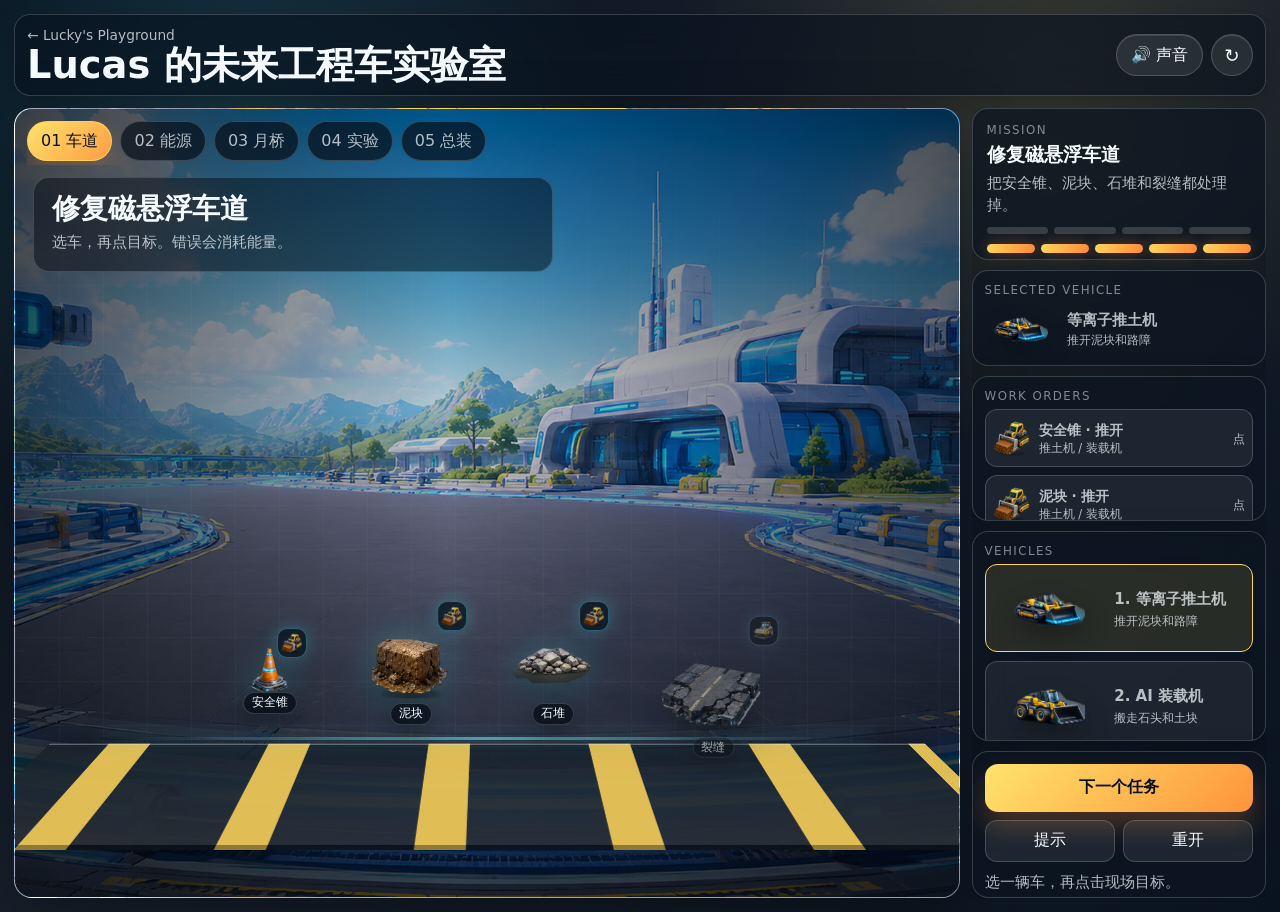
<file: docs/luckys-playground/future-builder.html>
<!DOCTYPE html>
<html lang="zh-CN">
<head>
<meta charset="UTF-8">
<meta name="viewport" content="width=device-width, initial-scale=1.0">
<title>Lucas Future Builder — Lucky's Playground</title>
    <meta property="og:title" content="Lucas Future Builder — Lucky&#x27;s Playground">
    <meta property="og:description" content="好主意 2.0：场景驱动育儿、亲子共创与长期主义家庭实验。">
    <meta property="og:image" content="https://goodideas2.autozyx.com/assets/avatar.png">
    <meta property="og:type" content="website">
    <meta property="og:url" content="https://goodideas2.autozyx.com/luckys-playground/future-builder.html">
    <meta name="twitter:card" content="summary_large_image">
<style>
  :root {
    --panel: rgba(13, 22, 33, 0.76);
    --panel-solid: #111c29;
    --panel-soft: rgba(255, 255, 255, 0.08);
    --line: rgba(255, 255, 255, 0.18);
    --line-strong: rgba(255, 255, 255, 0.34);
    --text: #f6fbff;
    --muted: rgba(246, 251, 255, 0.72);
    --faint: rgba(246, 251, 255, 0.5);
    --yellow: #ffd45a;
    --orange: #ff8c3a;
    --cyan: #5de7ff;
    --green: #7affb9;
    --danger: #ff6b6b;
    --shadow: 0 18px 60px rgba(0, 0, 0, 0.34);
  }

  * {
    box-sizing: border-box;
  }

  html,
  body {
    background: #07111d;
    min-height: 100%;
    width: 100%;
    overflow-x: hidden;
  }

  body {
    margin: 0;
    color: var(--text);
    font-family: Inter, ui-sans-serif, system-ui, -apple-system, BlinkMacSystemFont, "Segoe UI", sans-serif;
    background:
      radial-gradient(circle at 18% 18%, rgba(93, 231, 255, 0.18), transparent 30%),
      radial-gradient(circle at 82% 8%, rgba(255, 212, 90, 0.14), transparent 28%),
      linear-gradient(135deg, #07111d 0%, #17202c 42%, #09131f 100%);
    background-color: #07111d;
    overflow-x: hidden;
    max-width: 100vw;
  }

  button,
  a {
    font: inherit;
  }

  button {
    cursor: pointer;
  }

  .app {
    min-height: 100vh;
    min-height: 100svh;
    width: 100%;
    max-width: 100vw;
    padding: 14px;
    display: grid;
    grid-template-rows: auto minmax(0, 1fr);
    gap: 12px;
  }

  .topbar {
    max-width: 100%;
    display: flex;
    align-items: center;
    justify-content: space-between;
    gap: 12px;
    padding: 10px 12px;
    border: 1px solid var(--line);
    border-radius: 16px;
    background: rgba(7, 17, 29, 0.62);
    backdrop-filter: blur(16px);
    box-shadow: 0 10px 28px rgba(0, 0, 0, 0.24);
  }

  .brand {
    min-width: 0;
  }

  .back {
    color: var(--muted);
    text-decoration: none;
    display: inline-flex;
    align-items: center;
    gap: 7px;
    font-size: 0.86rem;
    margin-bottom: 2px;
  }

  .back:hover {
    color: var(--cyan);
  }

  h1 {
    margin: 0;
    font-size: clamp(1.35rem, 3vw, 2.45rem);
    line-height: 1.05;
    letter-spacing: 0;
    overflow-wrap: anywhere;
  }

  .top-actions {
    display: flex;
    gap: 8px;
    align-items: center;
  }

  .pill-button,
  .icon-button {
    border: 1px solid var(--line);
    color: var(--text);
    background: rgba(255, 255, 255, 0.09);
    border-radius: 999px;
    min-height: 42px;
    padding: 0 14px;
    display: inline-flex;
    align-items: center;
    justify-content: center;
    gap: 8px;
    box-shadow: inset 0 1px 0 rgba(255, 255, 255, 0.12);
  }

  .icon-button {
    width: 42px;
    padding: 0;
    font-size: 1.15rem;
  }

  .pill-button:hover,
  .icon-button:hover {
    border-color: var(--cyan);
    background: rgba(93, 231, 255, 0.15);
  }

  .shell {
    min-height: 0;
    min-width: 0;
    display: grid;
    grid-template-columns: minmax(0, 1fr) clamp(270px, 23vw, 350px);
    gap: 12px;
    align-items: stretch;
  }

  .stage-shell {
    min-width: 0;
    position: relative;
  }

  .stage {
    position: relative;
    max-width: 100%;
    min-height: 570px;
    height: calc(100svh - 110px);
    border-radius: 18px;
    overflow: hidden;
    border: 1px solid var(--line-strong);
    box-shadow: var(--shadow);
    background-size: cover;
    background-position: center;
    isolation: isolate;
  }

  .stage::before {
    content: "";
    position: absolute;
    inset: 0;
    background:
      linear-gradient(90deg, rgba(3, 9, 16, 0.68), rgba(3, 9, 16, 0.18) 46%, rgba(3, 9, 16, 0.58)),
      linear-gradient(180deg, rgba(2, 7, 13, 0.34), transparent 38%, rgba(2, 7, 13, 0.66));
    z-index: 0;
  }

  .stage-grid {
    position: absolute;
    inset: 0;
    z-index: 1;
    background-image:
      linear-gradient(rgba(93, 231, 255, 0.12) 1px, transparent 1px),
      linear-gradient(90deg, rgba(93, 231, 255, 0.12) 1px, transparent 1px);
    background-size: 44px 44px;
    mask-image: linear-gradient(180deg, transparent 0%, black 24%, black 86%, transparent 100%);
    opacity: 0.32;
    pointer-events: none;
  }

  .mission-tabs {
    position: absolute;
    z-index: 8;
    top: 12px;
    left: 12px;
    right: 12px;
    display: flex;
    gap: 8px;
    overflow-x: auto;
    scrollbar-width: none;
    padding-bottom: 4px;
  }

  .mission-tabs::-webkit-scrollbar {
    display: none;
  }

  .mission-tab {
    flex: 0 0 auto;
    min-height: 40px;
    border-radius: 999px;
    border: 1px solid var(--line);
    color: var(--muted);
    background: rgba(8, 16, 27, 0.72);
    padding: 0 13px;
    display: inline-flex;
    align-items: center;
    gap: 7px;
    backdrop-filter: blur(14px);
  }

  .mission-tab.done {
    border-color: rgba(122, 255, 185, 0.56);
    color: var(--green);
  }

  .mission-tab.active {
    color: #07111d;
    border-color: rgba(255, 212, 90, 0.95);
    background: linear-gradient(135deg, #ffe36c, #ff9c42);
    box-shadow: 0 12px 28px rgba(255, 140, 58, 0.22);
  }

  .scene-copy {
    position: absolute;
    z-index: 6;
    top: 68px;
    left: 18px;
    width: min(520px, calc(100% - 36px));
    padding: 16px 18px;
    border: 1px solid rgba(255, 255, 255, 0.16);
    border-radius: 16px;
    background: rgba(4, 10, 17, 0.48);
    backdrop-filter: blur(14px);
  }

  .scene-copy h2 {
    margin: 0 0 6px;
    font-size: clamp(1.25rem, 2.2vw, 2rem);
    line-height: 1.08;
    letter-spacing: 0;
  }

  .scene-copy p {
    margin: 0;
    color: var(--muted);
    font-size: 0.96rem;
    line-height: 1.55;
    overflow-wrap: anywhere;
    white-space: normal;
    word-break: break-all;
  }

  .track {
    position: absolute;
    z-index: 2;
    left: -8%;
    right: -8%;
    bottom: 6%;
    height: 28%;
    transform: perspective(700px) rotateX(53deg);
    transform-origin: bottom center;
    border-top: 4px solid rgba(255, 255, 255, 0.26);
    border-bottom: 8px solid rgba(0, 0, 0, 0.35);
    background:
      repeating-linear-gradient(90deg, transparent 0 74px, rgba(255, 212, 90, 0.86) 74px 126px, transparent 126px 200px),
      linear-gradient(180deg, rgba(20, 31, 41, 0.82), rgba(42, 48, 56, 0.9));
    background-size: 100% 8px, 100% 100%;
    background-position: center 49%, center;
    box-shadow: 0 -18px 38px rgba(0, 0, 0, 0.24);
  }

  .lane-glow {
    position: absolute;
    z-index: 3;
    left: 9%;
    right: 9%;
    bottom: 20%;
    height: 3px;
    background: linear-gradient(90deg, transparent, rgba(93, 231, 255, 0.8), transparent);
    box-shadow: 0 0 20px rgba(93, 231, 255, 0.6);
    opacity: 0.78;
  }

  .prop {
    position: absolute;
    z-index: 5;
    left: calc(var(--x) * 1%);
    top: calc(var(--y) * 1%);
    width: calc(var(--w) * 1%);
    transform: translate(-50%, -50%);
    transition: transform 0.35s ease, opacity 0.35s ease, filter 0.35s ease;
    pointer-events: auto;
    cursor: pointer;
  }

  .prop img {
    width: 100%;
    display: block;
    filter: drop-shadow(0 14px 20px rgba(0, 0, 0, 0.42));
  }

  .prop.done {
    transform: translate(-50%, -50%) scale(0.64) rotate(-9deg);
    opacity: 0.34;
    filter: saturate(0.55);
  }

  .prop.available img {
    filter:
      drop-shadow(0 14px 20px rgba(0, 0, 0, 0.42))
      drop-shadow(0 0 18px rgba(93, 231, 255, 0.34));
  }

  .prop.blocked {
    opacity: 0.56;
    filter: saturate(0.65);
  }

  .prop.focus-target {
    transform: translate(-50%, -50%) scale(1.12);
  }

  .prop.wrong {
    animation: wrongShake 0.36s ease;
  }

  .prop.done.bridge-made {
    transform: translate(-50%, -50%) scale(1.02);
    opacity: 1;
    filter: none;
  }

  .prop-label {
    position: absolute;
    left: 50%;
    bottom: -12px;
    transform: translateX(-50%);
    white-space: nowrap;
    color: var(--text);
    background: rgba(5, 13, 22, 0.74);
    border: 1px solid rgba(255, 255, 255, 0.16);
    border-radius: 999px;
    padding: 4px 8px;
    font-size: 0.72rem;
    line-height: 1;
    box-shadow: 0 8px 18px rgba(0, 0, 0, 0.24);
  }

  .prop-action {
    position: absolute;
    right: -4px;
    top: -8px;
    width: 30px;
    height: 30px;
    border-radius: 10px;
    background: rgba(6, 15, 24, 0.76);
    border: 1px solid rgba(93, 231, 255, 0.36);
    display: grid;
    place-items: center;
    box-shadow: 0 0 18px rgba(93, 231, 255, 0.22);
  }

  .prop-action img {
    width: 22px;
    height: 22px;
    object-fit: contain;
    filter: none;
  }

  @keyframes wrongShake {
    0%, 100% { transform: translate(-50%, -50%) rotate(0deg); }
    25% { transform: translate(calc(-50% - 7px), -50%) rotate(-3deg); }
    55% { transform: translate(calc(-50% + 7px), -50%) rotate(3deg); }
  }

  .vehicle-runner {
    position: absolute;
    z-index: 7;
    left: -26%;
    bottom: 12%;
    width: min(29%, 330px);
    transform: translateX(0) scale(var(--scale, 1));
    transition: left 1.18s cubic-bezier(0.18, 0.8, 0.22, 1), transform 1.18s ease;
    pointer-events: none;
    filter: drop-shadow(0 20px 24px rgba(0, 0, 0, 0.42));
  }

  .vehicle-runner.drive {
    left: calc(var(--target) * 1%);
    transform: translateX(-50%) scale(var(--scale, 1));
  }

  .vehicle-runner.exit {
    left: 118%;
    transform: translateX(0) scale(var(--scale, 1));
  }

  .finish-burst {
    position: absolute;
    z-index: 9;
    left: 50%;
    top: 52%;
    width: 240px;
    height: 240px;
    border-radius: 50%;
    transform: translate(-50%, -50%) scale(0);
    background:
      radial-gradient(circle, rgba(255, 212, 90, 0.9), transparent 34%),
      conic-gradient(from 0deg, rgba(93, 231, 255, 0.8), rgba(122, 255, 185, 0.75), rgba(255, 140, 58, 0.85), rgba(93, 231, 255, 0.8));
    mix-blend-mode: screen;
    pointer-events: none;
    opacity: 0;
  }

  .finish-burst.show {
    animation: burst 0.9s ease-out;
  }

  @keyframes burst {
    0% { opacity: 0; transform: translate(-50%, -50%) scale(0.2) rotate(0deg); }
    35% { opacity: 0.95; transform: translate(-50%, -50%) scale(1) rotate(90deg); }
    100% { opacity: 0; transform: translate(-50%, -50%) scale(1.7) rotate(160deg); }
  }

  .side {
    height: calc(100svh - 110px);
    min-height: 0;
    min-width: 0;
    display: grid;
    grid-template-rows: auto auto minmax(145px, 0.72fr) minmax(210px, 1fr) auto;
    gap: 10px;
    overflow: hidden;
  }

  .panel {
    min-height: 0;
    min-width: 0;
    max-width: 100%;
    border: 1px solid var(--line);
    border-radius: 16px;
    background: var(--panel);
    backdrop-filter: blur(18px);
    box-shadow: 0 14px 38px rgba(0, 0, 0, 0.2);
  }

  .mission-panel {
    padding: 14px;
  }

  .label {
    color: var(--faint);
    font-size: 0.74rem;
    letter-spacing: 0.12em;
    text-transform: uppercase;
    margin-bottom: 6px;
  }

  .mission-name {
    margin: 0 0 7px;
    font-size: 1.2rem;
    line-height: 1.2;
  }

  .mission-goal {
    color: var(--muted);
    line-height: 1.45;
    margin: 0;
    font-size: 0.94rem;
  }

  .energy {
    display: flex;
    gap: 6px;
    margin-top: 10px;
  }

  .energy-cell {
    flex: 1;
    height: 9px;
    border-radius: 999px;
    background: rgba(255, 255, 255, 0.14);
  }

  .energy-cell.on {
    background: linear-gradient(90deg, var(--yellow), var(--orange));
    box-shadow: 0 0 14px rgba(255, 140, 58, 0.38);
  }

  .plan-panel {
    padding: 12px;
  }

  .selected-strip {
    display: flex;
    flex-wrap: nowrap;
    gap: 8px;
    min-height: 47px;
    align-items: center;
  }

  .plan-token {
    display: inline-flex;
    align-items: center;
    gap: 8px;
    border: 1px solid rgba(255, 212, 90, 0.45);
    border-radius: 999px;
    background: rgba(255, 212, 90, 0.13);
    color: var(--text);
    padding: 6px 9px 6px 6px;
    max-width: 100%;
  }

  .plan-token img {
    width: 34px;
    height: 30px;
    object-fit: contain;
    filter: drop-shadow(0 4px 6px rgba(0, 0, 0, 0.34));
  }

  .empty-plan {
    color: var(--faint);
    font-size: 0.88rem;
  }

  .selected-vehicle {
    display: grid;
    grid-template-columns: 72px minmax(0, 1fr);
    gap: 10px;
    align-items: center;
    width: 100%;
    min-width: 0;
  }

  .selected-vehicle img {
    width: 72px;
    height: 50px;
    object-fit: contain;
    filter: drop-shadow(0 10px 12px rgba(0, 0, 0, 0.34));
  }

  .selected-vehicle b {
    display: block;
    font-size: 0.95rem;
    line-height: 1.2;
  }

  .selected-vehicle span {
    display: block;
    color: var(--muted);
    font-size: 0.78rem;
    line-height: 1.3;
    margin-top: 3px;
  }

  .task-panel {
    min-height: 0;
    padding: 12px;
    overflow: auto;
  }

  .tasks {
    display: grid;
    gap: 8px;
  }

  .task-card {
    min-width: 0;
    width: 100%;
    min-height: 58px;
    display: grid;
    grid-template-columns: 38px minmax(0, 1fr) auto;
    gap: 8px;
    align-items: center;
    padding: 7px;
    border: 1px solid var(--line);
    border-radius: 12px;
    color: var(--text);
    background: rgba(255, 255, 255, 0.07);
    text-align: left;
  }

  .task-card img {
    width: 38px;
    height: 38px;
    object-fit: contain;
  }

  .task-card b {
    display: block;
    font-size: 0.86rem;
    line-height: 1.15;
  }

  .task-card span {
    display: block;
    color: var(--muted);
    font-size: 0.72rem;
    line-height: 1.25;
    margin-top: 2px;
  }

  .task-card.done {
    border-color: rgba(122, 255, 185, 0.46);
    background: rgba(122, 255, 185, 0.1);
  }

  .task-card.blocked {
    opacity: 0.58;
  }

  .task-state {
    color: var(--faint);
    font-size: 0.8rem;
  }

  .vehicle-panel {
    min-height: 0;
    min-width: 0;
    padding: 12px;
    overflow: auto;
  }

  .vehicles {
    display: grid;
    gap: 9px;
    min-width: 0;
  }

  .vehicle-card {
    display: grid;
    grid-template-columns: 45% minmax(0, 1fr);
    gap: 8px;
    align-items: center;
    min-height: 88px;
    border: 1px solid var(--line);
    border-radius: 12px;
    color: var(--text);
    background: rgba(255, 255, 255, 0.07);
    padding: 7px;
    min-width: 0;
    text-align: left;
    transition: transform 0.12s ease, border-color 0.12s ease, background 0.12s ease;
  }

  .vehicle-card:hover {
    transform: translateY(-1px);
    border-color: var(--cyan);
    background: rgba(93, 231, 255, 0.12);
  }

  .vehicle-card.selected {
    border-color: var(--yellow);
    background: rgba(255, 212, 90, 0.12);
  }

  .vehicle-card img {
    width: 100%;
    height: 66px;
    object-fit: contain;
    filter: drop-shadow(0 10px 12px rgba(0, 0, 0, 0.34));
  }

  .vehicle-card b {
    display: block;
    font-size: 0.94rem;
    line-height: 1.15;
    letter-spacing: 0;
    overflow-wrap: anywhere;
  }

  .vehicle-card span {
    color: var(--muted);
    display: block;
    font-size: 0.78rem;
    line-height: 1.25;
    margin-top: 4px;
    min-width: 0;
    overflow-wrap: anywhere;
  }

  .action-panel {
    padding: 12px;
  }

  .actions-grid {
    display: grid;
    grid-template-columns: 1fr 1fr;
    gap: 8px;
  }

  .main-action {
    grid-column: 1 / -1;
    border: 0;
    min-height: 48px;
    border-radius: 13px;
    color: #07111d;
    background: linear-gradient(135deg, #ffe36c, #ff943a);
    font-weight: 800;
    box-shadow: 0 14px 26px rgba(255, 140, 58, 0.25);
  }

  .secondary-action {
    min-height: 42px;
    border-radius: 12px;
    border: 1px solid var(--line);
    color: var(--text);
    background: rgba(255, 255, 255, 0.08);
  }

  .status {
    margin-top: 10px;
    min-height: 44px;
    color: var(--muted);
    font-size: 0.91rem;
    line-height: 1.42;
  }

  .status.good {
    color: var(--green);
  }

  .status.warn {
    color: var(--yellow);
  }

  .status.bad {
    color: var(--danger);
  }

  .status.win {
    color: var(--green);
    font-weight: 700;
  }

  .progress {
    display: flex;
    gap: 6px;
    margin-top: 10px;
  }

  .dot {
    flex: 1;
    height: 7px;
    border-radius: 999px;
    background: rgba(255, 255, 255, 0.16);
    overflow: hidden;
  }

  .dot.on {
    background: linear-gradient(90deg, var(--cyan), var(--green));
    box-shadow: 0 0 14px rgba(93, 231, 255, 0.4);
  }

  @media (max-width: 1020px) {
    .shell {
      grid-template-columns: 1fr;
    }

    .stage {
      height: min(64svh, 620px);
      min-height: 430px;
    }

    .side {
      height: auto;
      overflow: visible;
      grid-template-columns: 1fr;
    }

    .vehicle-panel {
      overflow: visible;
    }

    .vehicles {
      grid-template-columns: repeat(4, minmax(0, 1fr));
    }

    .vehicle-card {
      grid-template-columns: 1fr;
      min-height: 132px;
      text-align: center;
    }

    .vehicle-card img {
      height: 78px;
    }
  }

  @media (max-width: 720px) {
    .app {
      padding: 8px;
      gap: 8px;
    }

    .shell,
    .stage-shell,
    .stage,
    .panel,
    .topbar {
      width: 100%;
      max-width: calc(100vw - 16px);
    }

    .topbar {
      align-items: flex-start;
    }

    .pill-button {
      display: none;
    }

    h1 {
      font-size: 1.35rem;
    }

    .stage {
      height: min(58svh, 560px);
      min-height: 390px;
      border-radius: 14px;
      background-position: center;
    }

    .mission-tabs {
      top: 8px;
      left: 8px;
      right: 8px;
      gap: 6px;
    }

    .mission-tab {
      min-height: 34px;
      padding: 0 10px;
      font-size: 0.82rem;
    }

    .scene-copy {
      top: 52px;
      left: 10px;
      right: 10px;
      width: auto;
      padding: 12px;
      border-radius: 12px;
    }

    .scene-copy h2 {
      font-size: 1.15rem;
    }

    .scene-copy p {
      font-size: 0.8rem;
      line-height: 1.38;
    }

    .prop {
      width: calc(var(--wm, var(--w)) * 1%);
    }

    .vehicle-runner {
      width: 43%;
      bottom: 10%;
    }

    .side {
      gap: 8px;
    }

    .mission-panel,
    .plan-panel,
    .task-panel,
    .vehicle-panel,
    .action-panel {
      padding: 10px;
    }

    .mission-panel {
      display: none;
    }

    .vehicles {
      grid-template-columns: repeat(2, minmax(0, 1fr));
      gap: 8px;
    }

    .vehicle-card {
      min-height: 122px;
      padding: 6px;
    }

    .vehicle-card img {
      height: 68px;
    }

    .vehicle-card b {
      font-size: 0.86rem;
    }

    .vehicle-card span {
      font-size: 0.72rem;
    }
  }

  @media (max-width: 420px) {
    .stage {
      height: 54svh;
      min-height: 360px;
    }

    .actions-grid {
      grid-template-columns: 1fr;
    }

    .main-action {
      grid-column: auto;
    }

    .vehicles {
      grid-template-columns: 1fr;
    }

    .vehicle-card {
      grid-template-columns: 42% minmax(0, 1fr);
      min-height: 104px;
      text-align: left;
    }

    .vehicle-card img {
      height: 84px;
    }
  }
</style>
</head>
<body>
<main class="app">
  <header class="topbar">
    <div class="brand">
      <a class="back" href="./">← Lucky's Playground</a>
      <h1>Lucas 的未来工程车实验室</h1>
    </div>
    <div class="top-actions">
      <button class="pill-button" type="button" id="soundBtn">🔊 声音</button>
      <button class="icon-button" type="button" id="resetBtn" aria-label="重置当前任务">↻</button>
    </div>
  </header>

  <section class="shell" aria-label="Lucas Future Builder">
    <div class="stage-shell">
      <div class="stage" id="stage">
        <div class="stage-grid"></div>
        <nav class="mission-tabs" id="missionTabs" aria-label="任务选择"></nav>
        <div class="scene-copy">
          <h2 id="sceneTitle"></h2>
          <p id="sceneText"></p>
        </div>
        <div class="track"></div>
        <div class="lane-glow"></div>
        <div id="propsLayer"></div>
        <div class="finish-burst" id="finishBurst"></div>
      </div>
    </div>

    <aside class="side">
      <section class="panel mission-panel">
        <div class="label">Mission</div>
        <h2 class="mission-name" id="missionName"></h2>
        <p class="mission-goal" id="missionGoal"></p>
        <div class="progress" id="progressDots" aria-label="任务进度"></div>
        <div class="energy" id="energyMeter" aria-label="能量"></div>
      </section>

      <section class="panel plan-panel">
        <div class="label">Selected Vehicle</div>
        <div class="selected-strip" id="selectedStrip"></div>
      </section>

      <section class="panel task-panel">
        <div class="label">Work Orders</div>
        <div class="tasks" id="taskList"></div>
      </section>

      <section class="panel vehicle-panel">
        <div class="label">Vehicles</div>
        <div class="vehicles" id="vehicleGrid"></div>
      </section>

      <section class="panel action-panel">
        <div class="actions-grid">
          <button class="main-action" type="button" id="nextBtn">下一个任务</button>
          <button class="secondary-action" type="button" id="hintBtn">提示</button>
          <button class="secondary-action" type="button" id="restartBtn">重开</button>
        </div>
        <div class="status" id="status"></div>
      </section>
    </aside>
  </section>
</main>

<script>
(() => {
  const BASE = "assets/lucas-future-builder-assets-v1/";
  const isMobile = window.matchMedia("(max-width: 720px)");

  const actionIcons = {
    push: "icon_push.png",
    load: "icon_push.png",
    dig: "icon_dig.png",
    drill: "icon_dig.png",
    lift: "icon_lift.png",
    roll: "icon_roll.png",
    bridge: "icon_bridge.png",
    jump: "icon_jump.png"
  };

  const actionNames = {
    push: "推开",
    load: "搬运",
    dig: "挖掘",
    drill: "钻开",
    lift: "吊起",
    roll: "压平",
    bridge: "搭桥",
    jump: "越过"
  };

  const vehicles = [
    { id: "bulldozer", name: "等离子推土机", short: "推土机", skill: "推开泥块和路障", image: "vehicle_plasma_bulldozer.png", sound: [130, 170, 110] },
    { id: "loader", name: "AI 装载机", short: "装载机", skill: "搬走石头和土块", image: "vehicle_ai_loader.png", sound: [180, 230, 160] },
    { id: "excavator", name: "磁悬浮挖掘机", short: "挖掘机", skill: "挖出能源晶体", image: "vehicle_magnetic_excavator.png", sound: [210, 155, 240] },
    { id: "crane", name: "折叠吊车", short: "吊车", skill: "吊起货箱和重物", image: "vehicle_folding_crane.png", sound: [260, 340, 240] },
    { id: "roller", name: "月球压路机", short: "压路机", skill: "压平破损道路", image: "vehicle_lunar_roller.png", sound: [95, 120, 90] },
    { id: "monster", name: "模块大脚车", short: "大脚车", skill: "跳过坡道障碍", image: "vehicle_modular_monster_truck.png", sound: [120, 260, 145] },
    { id: "drill", name: "隧道钻探车", short: "钻探车", skill: "钻开硬岩层", image: "vehicle_tunnel_drill.png", sound: [80, 180, 80] },
    { id: "bridge", name: "自动架桥车", short: "架桥车", skill: "铺设桥板", image: "vehicle_bridge_builder.png", sound: [240, 300, 380] }
  ];

  const vehicleMap = Object.fromEntries(vehicles.map((vehicle) => [vehicle.id, vehicle]));

  const missions = [
    {
      id: "clean-road",
      tab: "01 车道",
      title: "修复磁悬浮车道",
      text: "选车，再点目标。错误会消耗能量。",
      goal: "把安全锥、泥块、石堆和裂缝都处理掉。",
      bg: "bg_magnetic_road_lab_16x9.png",
      energy: 5,
      props: [
        { id: "cone", label: "安全锥", image: "prop_safety_cone_future.png", x: 27, y: 71, w: 7, wm: 12, action: "push", vehicles: ["bulldozer", "loader"], doneText: "安全锥被移到路边。" },
        { id: "mud", label: "泥块", image: "prop_mud_block.png", x: 42, y: 70, w: 11, wm: 17, action: "push", vehicles: ["bulldozer", "loader"], doneText: "泥块被推开了。" },
        { id: "rock", label: "石堆", image: "prop_rock_pile.png", x: 57, y: 70, w: 11, wm: 17, action: "load", vehicles: ["loader"], doneText: "装载机把石头搬走了。" },
        { id: "road", label: "裂缝", image: "prop_cracked_road.png", x: 74, y: 73, w: 13, wm: 19, action: "roll", vehicles: ["roller"], needs: ["mud", "rock"], doneText: "路面被压平了。" }
      ],
      success: "磁悬浮车道重新开放。"
    },
    {
      id: "energy-mine",
      tab: "02 能源",
      title: "打开能源矿区",
      text: "先打开入口，再处理岩层、晶体和货箱。",
      goal: "推开路障，钻开岩层，挖出晶体，吊走货箱。",
      bg: "bg_energy_mine_16x9.png",
      energy: 5,
      props: [
        { id: "barrier", label: "路障", image: "prop_traffic_barrier_future.png", x: 28, y: 70, w: 11, wm: 18, action: "push", vehicles: ["bulldozer"], doneText: "入口路障被推开。" },
        { id: "rock", label: "岩层", image: "prop_rock_pile.png", x: 43, y: 68, w: 13, wm: 19, action: "drill", vehicles: ["drill"], needs: ["barrier"], doneText: "岩层被钻开。" },
        { id: "crystal", label: "晶体", image: "prop_energy_crystal.png", x: 59, y: 66, w: 10, wm: 15, action: "dig", vehicles: ["excavator"], needs: ["rock"], doneText: "能源晶体被挖出来。" },
        { id: "cargo", label: "货箱", image: "prop_cargo_box.png", x: 75, y: 68, w: 11, wm: 17, action: "lift", vehicles: ["crane"], needs: ["crystal"], doneText: "货箱被吊到安全区。" }
      ],
      success: "能源矿区顺利开工。"
    },
    {
      id: "lunar-bridge",
      tab: "03 月桥",
      title: "月球基地断桥",
      text: "月球通道断了，先修关键结构。",
      goal: "铺桥、吊货、压路，最后让大脚车完成通过测试。",
      bg: "bg_lunar_builder_base_16x9.png",
      mobileBg: "bg_lunar_builder_base_mobile_9x16.png",
      energy: 6,
      props: [
        { id: "gap", label: "缺口", image: "prop_bridge_gap.png", finalImage: "prop_bridge_piece.png", finalClass: "bridge-made", x: 37, y: 72, w: 15, wm: 21, action: "bridge", vehicles: ["bridge"], doneText: "桥板铺好了。" },
        { id: "cargo", label: "货箱", image: "prop_cargo_box.png", x: 55, y: 67, w: 10, wm: 16, action: "lift", vehicles: ["crane"], doneText: "补给货箱被吊走。" },
        { id: "road", label: "桥面", image: "prop_cracked_road.png", x: 70, y: 73, w: 12, wm: 18, action: "roll", vehicles: ["roller"], needs: ["gap"], doneText: "桥面被压平。" },
        { id: "ramp", label: "跳台", image: "prop_mini_ramp.png", x: 84, y: 72, w: 12, wm: 18, action: "jump", vehicles: ["monster"], needs: ["road"], doneText: "大脚车完成越障测试。" }
      ],
      success: "月球基地通道恢复通车。"
    },
    {
      id: "magnetic-lab",
      tab: "04 实验",
      title: "磁悬浮道路实验场",
      text: "多个目标可先处理，判断材料和车辆。",
      goal: "清路障、铺桥、修路、跳台测试，再把晶体挖出来。",
      bg: "bg_magnetic_road_lab_16x9.png",
      energy: 6,
      props: [
        { id: "barrier", label: "隔离栏", image: "prop_traffic_barrier_future.png", x: 25, y: 70, w: 11, wm: 18, action: "push", vehicles: ["bulldozer", "loader"], doneText: "隔离栏被清走。" },
        { id: "gap", label: "断口", image: "prop_bridge_gap.png", finalImage: "prop_bridge_piece.png", finalClass: "bridge-made", x: 43, y: 72, w: 14, wm: 20, action: "bridge", vehicles: ["bridge"], doneText: "断口被桥板连接。" },
        { id: "road", label: "路面", image: "prop_cracked_road.png", x: 58, y: 73, w: 12, wm: 18, action: "roll", vehicles: ["roller"], needs: ["gap"], doneText: "实验路面被压平。" },
        { id: "ramp", label: "坡道", image: "prop_mini_ramp.png", x: 73, y: 72, w: 12, wm: 18, action: "jump", vehicles: ["monster"], needs: ["road"], doneText: "大脚车通过坡道。" },
        { id: "crystal", label: "样本", image: "prop_energy_crystal.png", x: 86, y: 66, w: 9, wm: 14, action: "dig", vehicles: ["excavator"], doneText: "实验样本被挖出。" }
      ],
      success: "实验场完成一轮完整测试。"
    },
    {
      id: "grand-build",
      tab: "05 总装",
      title: "超级工程总装线",
      text: "综合任务，根据现场状态一步步判断。",
      goal: "把泥块、岩层、晶体、货箱、缺口、路面和坡道全部处理完。",
      bg: "bg_energy_mine_16x9.png",
      energy: 8,
      props: [
        { id: "mud", label: "泥块", image: "prop_mud_block.png", x: 23, y: 70, w: 10, wm: 16, action: "push", vehicles: ["bulldozer", "loader"], doneText: "泥块被推开。" },
        { id: "rock", label: "硬岩", image: "prop_rock_pile.png", x: 36, y: 68, w: 11, wm: 17, action: "drill", vehicles: ["drill"], needs: ["mud"], doneText: "硬岩被钻开。" },
        { id: "crystal", label: "晶体", image: "prop_energy_crystal.png", x: 49, y: 66, w: 9, wm: 14, action: "dig", vehicles: ["excavator"], needs: ["rock"], doneText: "晶体被挖出。" },
        { id: "cargo", label: "货箱", image: "prop_cargo_box.png", x: 61, y: 68, w: 9, wm: 14, action: "lift", vehicles: ["crane"], needs: ["crystal"], doneText: "货箱被吊走。" },
        { id: "gap", label: "缺口", image: "prop_bridge_gap.png", finalImage: "prop_bridge_piece.png", finalClass: "bridge-made", x: 72, y: 72, w: 12, wm: 18, action: "bridge", vehicles: ["bridge"], needs: ["cargo"], doneText: "缺口被修好。" },
        { id: "road", label: "裂缝", image: "prop_cracked_road.png", x: 83, y: 73, w: 10, wm: 16, action: "roll", vehicles: ["roller"], needs: ["gap"], doneText: "裂缝被压平。" },
        { id: "ramp", label: "终点坡", image: "prop_mini_ramp.png", x: 92, y: 72, w: 9, wm: 15, action: "jump", vehicles: ["monster"], needs: ["road"], doneText: "大脚车完成终点跳跃。" }
      ],
      success: "超级工程总装线跑通。"
    }
  ];

  const stage = document.getElementById("stage");
  const missionTabs = document.getElementById("missionTabs");
  const propsLayer = document.getElementById("propsLayer");
  const vehicleGrid = document.getElementById("vehicleGrid");
  const selectedStrip = document.getElementById("selectedStrip");
  const taskList = document.getElementById("taskList");
  const status = document.getElementById("status");
  const progressDots = document.getElementById("progressDots");
  const energyMeter = document.getElementById("energyMeter");
  const sceneTitle = document.getElementById("sceneTitle");
  const sceneText = document.getElementById("sceneText");
  const missionName = document.getElementById("missionName");
  const missionGoal = document.getElementById("missionGoal");
  const finishBurst = document.getElementById("finishBurst");
  const nextBtn = document.getElementById("nextBtn");
  const restartBtn = document.getElementById("restartBtn");
  const hintBtn = document.getElementById("hintBtn");
  const resetBtn = document.getElementById("resetBtn");
  const soundBtn = document.getElementById("soundBtn");

  let missionIndex = 0;
  let selectedVehicleId = "bulldozer";
  let completedTargets = new Set();
  let completed = new Set();
  let energy = 0;
  let animating = false;
  let missionComplete = false;
  let failed = false;
  let soundOn = true;
  let audioContext = null;

  function asset(name) {
    return BASE + name;
  }

  function currentMission() {
    return missions[missionIndex];
  }

  function setStatus(message, type = "") {
    status.textContent = message;
    status.className = `status ${type}`.trim();
  }

  function wait(ms) {
    return new Promise((resolve) => window.setTimeout(resolve, ms));
  }

  function allowedVehicleNames(target) {
    return target.vehicles.map((id) => vehicleMap[id].short).join(" / ");
  }

  function isDone(target) {
    return completedTargets.has(target.id);
  }

  function isUnlocked(target) {
    return !target.needs || target.needs.every((id) => completedTargets.has(id));
  }

  function getTarget(targetId) {
    return currentMission().props.find((target) => target.id === targetId);
  }

  function playTone(vehicle) {
    if (!soundOn) return;
    try {
      audioContext ||= new (window.AudioContext || window.webkitAudioContext)();
      const now = audioContext.currentTime;
      vehicle.sound.forEach((freq, index) => {
        const osc = audioContext.createOscillator();
        const gain = audioContext.createGain();
        osc.type = index === 1 ? "triangle" : "sawtooth";
        osc.frequency.setValueAtTime(freq, now + index * 0.08);
        gain.gain.setValueAtTime(0.0001, now + index * 0.08);
        gain.gain.exponentialRampToValueAtTime(0.08, now + index * 0.08 + 0.03);
        gain.gain.exponentialRampToValueAtTime(0.0001, now + index * 0.08 + 0.22);
        osc.connect(gain);
        gain.connect(audioContext.destination);
        osc.start(now + index * 0.08);
        osc.stop(now + index * 0.08 + 0.24);
      });
    } catch (error) {
      soundOn = false;
      soundBtn.textContent = "静音";
    }
  }

  function playErrorTone() {
    if (!soundOn) return;
    try {
      audioContext ||= new (window.AudioContext || window.webkitAudioContext)();
      const now = audioContext.currentTime;
      const osc = audioContext.createOscillator();
      const gain = audioContext.createGain();
      osc.type = "square";
      osc.frequency.setValueAtTime(120, now);
      osc.frequency.exponentialRampToValueAtTime(70, now + 0.22);
      gain.gain.setValueAtTime(0.0001, now);
      gain.gain.exponentialRampToValueAtTime(0.06, now + 0.03);
      gain.gain.exponentialRampToValueAtTime(0.0001, now + 0.24);
      osc.connect(gain);
      gain.connect(audioContext.destination);
      osc.start(now);
      osc.stop(now + 0.26);
    } catch (error) {
      soundOn = false;
      soundBtn.textContent = "静音";
    }
  }

  function renderTabs() {
    missionTabs.innerHTML = "";
    missions.forEach((mission, index) => {
      const button = document.createElement("button");
      button.type = "button";
      button.className = "mission-tab";
      if (index === missionIndex) button.classList.add("active");
      if (completed.has(mission.id)) button.classList.add("done");
      button.textContent = completed.has(mission.id) ? `${mission.tab} ✓` : mission.tab;
      button.addEventListener("click", () => loadMission(index));
      missionTabs.appendChild(button);
    });
  }

  function renderSelected() {
    const vehicle = vehicleMap[selectedVehicleId];
    selectedStrip.innerHTML = `
      <div class="selected-vehicle">
        <img src="${asset(vehicle.image)}" alt="${vehicle.name}">
        <span>
          <b>${vehicle.name}</b>
          <span>${vehicle.skill}</span>
        </span>
      </div>
    `;
  }

  function renderVehicles() {
    vehicleGrid.innerHTML = "";
    vehicles.forEach((vehicle, index) => {
      const button = document.createElement("button");
      button.type = "button";
      button.className = "vehicle-card";
      if (selectedVehicleId === vehicle.id) button.classList.add("selected");
      button.innerHTML = `
        <img src="${asset(vehicle.image)}" alt="${vehicle.name}" loading="lazy">
        <span>
          <b>${index + 1}. ${vehicle.name}</b>
          <span>${vehicle.skill}</span>
        </span>
      `;
      button.addEventListener("click", () => selectVehicle(vehicle.id));
      vehicleGrid.appendChild(button);
    });
  }

  function targetState(target) {
    if (isDone(target)) return "done";
    if (!isUnlocked(target)) return "blocked";
    return "available";
  }

  function renderProps() {
    propsLayer.innerHTML = "";
    currentMission().props.forEach((target) => {
      const state = targetState(target);
      const item = document.createElement("div");
      item.className = `prop ${state}`;
      if (state === "done" && target.finalClass) item.classList.add(target.finalClass);
      item.dataset.id = target.id;
      item.tabIndex = 0;
      item.setAttribute("role", "button");
      item.setAttribute("aria-label", target.label);
      item.style.setProperty("--x", target.x);
      item.style.setProperty("--y", target.y);
      item.style.setProperty("--w", target.w);
      if (target.wm) item.style.setProperty("--wm", target.wm);
      const image = state === "done" && target.finalImage ? target.finalImage : target.image;
      item.innerHTML = `
        <img src="${asset(image)}" alt="${target.label}">
        <span class="prop-action"><img src="${asset(actionIcons[target.action])}" alt=""></span>
        <span class="prop-label">${target.label}</span>
      `;
      item.addEventListener("click", () => tryTarget(target.id));
      item.addEventListener("keydown", (event) => {
        if (event.key === "Enter" || event.key === " ") {
          event.preventDefault();
          tryTarget(target.id);
        }
      });
      propsLayer.appendChild(item);
    });
  }

  function renderTasks() {
    taskList.innerHTML = "";
    currentMission().props.forEach((target) => {
      const state = targetState(target);
      const button = document.createElement("button");
      button.type = "button";
      button.className = `task-card ${state}`;
      const stateText = state === "done" ? "✓" : state === "blocked" ? "锁" : "点";
      button.innerHTML = `
        <img src="${asset(actionIcons[target.action])}" alt="">
        <span>
          <b>${target.label} · ${actionNames[target.action]}</b>
          <span>${state === "blocked" ? "先处理前置目标" : allowedVehicleNames(target)}</span>
        </span>
        <span class="task-state">${stateText}</span>
      `;
      button.addEventListener("click", () => tryTarget(target.id));
      taskList.appendChild(button);
    });
  }

  function renderProgress() {
    const mission = currentMission();
    progressDots.innerHTML = "";
    mission.props.forEach((target) => {
      const dot = document.createElement("div");
      dot.className = isDone(target) ? "dot on" : "dot";
      progressDots.appendChild(dot);
    });
  }

  function renderEnergy() {
    const mission = currentMission();
    energyMeter.innerHTML = "";
    for (let i = 0; i < mission.energy; i += 1) {
      const cell = document.createElement("div");
      cell.className = i < energy ? "energy-cell on" : "energy-cell";
      energyMeter.appendChild(cell);
    }
  }

  function renderAll() {
    renderTabs();
    renderSelected();
    renderVehicles();
    renderProps();
    renderTasks();
    renderProgress();
    renderEnergy();
  }

  function applyBackground() {
    const mission = currentMission();
    const bg = isMobile.matches && mission.mobileBg ? mission.mobileBg : mission.bg;
    stage.style.backgroundImage = `url("${asset(bg)}")`;
  }

  function selectVehicle(vehicleId) {
    if (animating) return;
    selectedVehicleId = vehicleId;
    renderSelected();
    renderVehicles();
    const vehicle = vehicleMap[vehicleId];
    setStatus(`已选择：${vehicle.short}。现在点一下现场目标。`);
  }

  function flashTarget(targetId, className = "focus-target") {
    const element = propsLayer.querySelector(`[data-id="${targetId}"]`);
    if (!element) return;
    element.classList.add(className);
    window.setTimeout(() => element.classList.remove(className), 520);
  }

  async function animateVehicleToTarget(vehicle, target) {
    const img = document.createElement("img");
    img.className = "vehicle-runner";
    img.src = asset(vehicle.image);
    img.alt = vehicle.name;
    img.style.setProperty("--target", target.x);
    img.style.setProperty("--scale", vehicle.id === "crane" || vehicle.id === "bridge" ? "1.06" : "1");
    stage.appendChild(img);
    await wait(40);
    img.classList.add("drive");
    playTone(vehicle);
    await wait(1180);
    completedTargets.add(target.id);
    setStatus(target.doneText || `${vehicle.short}完成了${target.label}。`, "good");
    renderProps();
    renderTasks();
    renderProgress();
    await wait(360);
    img.classList.add("exit");
    await wait(720);
    img.remove();
  }

  async function tryTarget(targetId) {
    if (animating) return;
    if (failed) {
      setStatus("能量用完了。点“重开”再试一次。", "bad");
      return;
    }
    if (missionComplete) {
      setStatus("这个任务已经完成，可以进入下一个任务。", "win");
      return;
    }
    const target = getTarget(targetId);
    if (!target) return;
    if (isDone(target)) {
      setStatus(`${target.label}已经完成了。`, "good");
      return;
    }
    if (!isUnlocked(target)) {
      const missing = target.needs.filter((id) => !completedTargets.has(id)).map((id) => getTarget(id).label).join("、");
      flashTarget(target.id);
      setStatus(`这里还不能处理。先完成：${missing}。`, "warn");
      return;
    }
    const vehicle = vehicleMap[selectedVehicleId];
    if (!target.vehicles.includes(vehicle.id)) {
      energy = Math.max(0, energy - 1);
      playErrorTone();
      renderEnergy();
      flashTarget(target.id, "wrong");
      if (energy === 0) {
        failed = true;
        setStatus(`能量用完了。${target.label}需要 ${allowedVehicleNames(target)}。`, "bad");
      } else {
        setStatus(`${vehicle.short}不适合处理${target.label}。试试 ${allowedVehicleNames(target)}。`, "bad");
      }
      return;
    }
    animating = true;
    nextBtn.disabled = true;
    restartBtn.disabled = true;
    hintBtn.disabled = true;
    await animateVehicleToTarget(vehicle, target);
    animating = false;
    nextBtn.disabled = false;
    restartBtn.disabled = false;
    hintBtn.disabled = false;
    if (currentMission().props.every((item) => completedTargets.has(item.id))) {
      completeMission();
    }
  }

  function completeMission() {
    missionComplete = true;
    completed.add(currentMission().id);
    renderTabs();
    finishBurst.classList.remove("show");
    void finishBurst.offsetWidth;
    finishBurst.classList.add("show");
    const stars = energy >= currentMission().energy - 1 ? "三星" : energy >= 2 ? "二星" : "一星";
    setStatus(`${currentMission().success} 获得${stars}。`, "win");
  }

  function showHint() {
    if (animating) return;
    if (failed) {
      setStatus("能量用完了。点“重开”会恢复现场。", "bad");
      return;
    }
    const next = currentMission().props.find((target) => !isDone(target) && isUnlocked(target));
    const blocked = currentMission().props.find((target) => !isDone(target));
    const target = next || blocked;
    if (!target) {
      setStatus("任务已经完成。", "win");
      return;
    }
    flashTarget(target.id);
    setStatus(`提示：${target.label}需要${actionNames[target.action]}，可用 ${allowedVehicleNames(target)}。`, "warn");
  }

  function resetMission() {
    if (animating) return;
    completedTargets = new Set();
    energy = currentMission().energy;
    missionComplete = false;
    failed = false;
    renderAll();
    setStatus("现场已重置。选一辆车，再点现场目标。");
  }

  function nextMission() {
    if (animating) return;
    if (!missionComplete) {
      setStatus("先完成当前任务。也可以直接点上方任务标签切换。", "warn");
      return;
    }
    loadMission((missionIndex + 1) % missions.length);
  }

  function loadMission(index) {
    if (animating) return;
    missionIndex = index;
    completedTargets = new Set();
    energy = currentMission().energy;
    missionComplete = false;
    failed = false;
    const mission = currentMission();
    sceneTitle.textContent = mission.title;
    sceneText.textContent = mission.text;
    missionName.textContent = mission.title;
    missionGoal.textContent = mission.goal;
    applyBackground();
    renderAll();
    setStatus("选一辆车，再点击现场目标。");
  }

  nextBtn.addEventListener("click", nextMission);
  hintBtn.addEventListener("click", showHint);
  restartBtn.addEventListener("click", resetMission);
  resetBtn.addEventListener("click", resetMission);
  soundBtn.addEventListener("click", () => {
    soundOn = !soundOn;
    soundBtn.textContent = soundOn ? "🔊 声音" : "静音";
  });
  finishBurst.addEventListener("animationend", () => finishBurst.classList.remove("show"));
  isMobile.addEventListener("change", applyBackground);

  window.addEventListener("keydown", (event) => {
    if (event.key === "Enter") {
      showHint();
    }
    if (event.key === "Backspace") {
      resetMission();
    }
    if (event.key >= "1" && event.key <= "8") {
      selectVehicle(vehicles[Number(event.key) - 1].id);
    }
  });

  loadMission(0);
})();
</script>
</body>
</html>
</file>
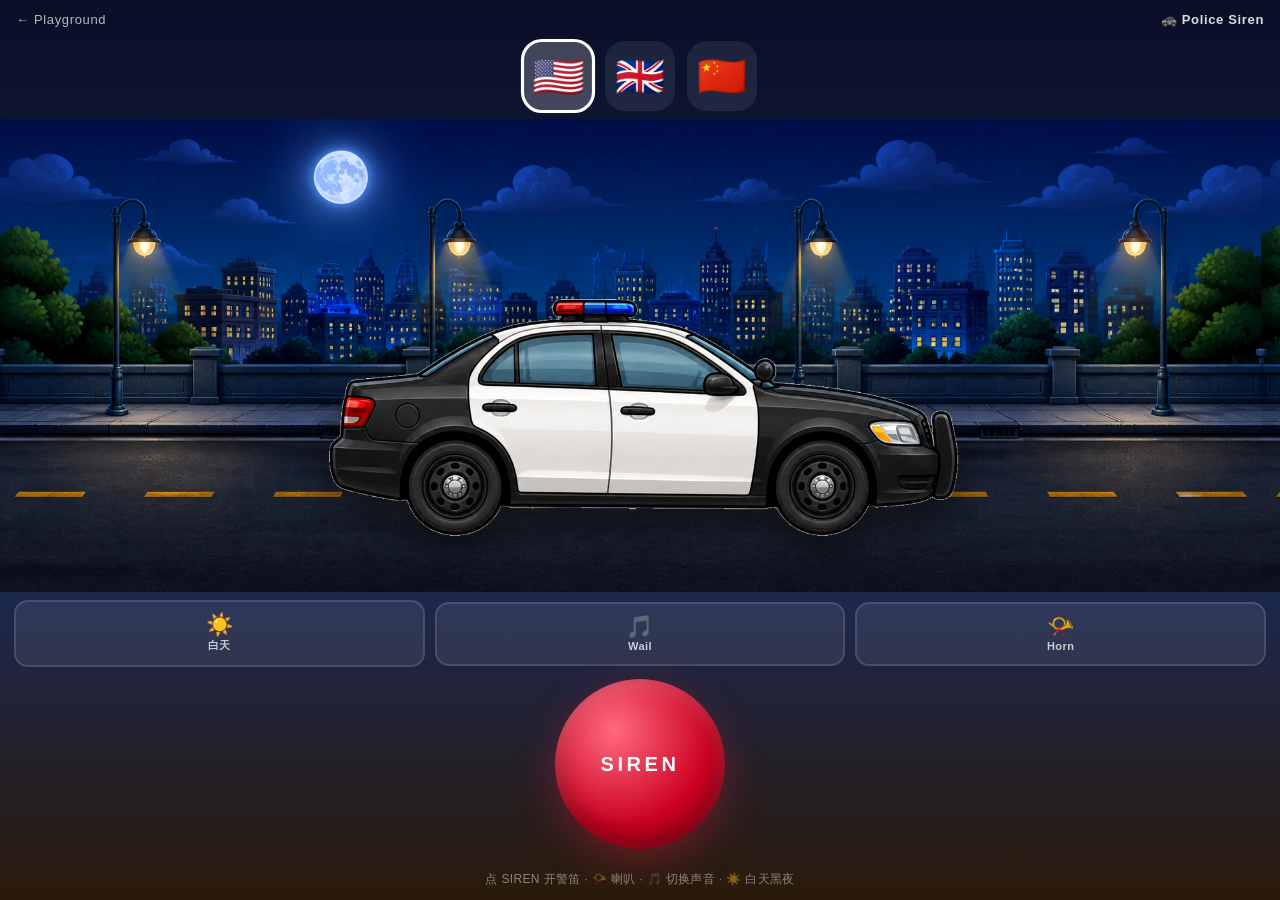
<file: docs/luckys-playground/police-siren.html>
<!DOCTYPE html>
<html lang="zh-CN">
<head>
<meta charset="UTF-8">
<meta name="viewport" content="width=device-width, initial-scale=1.0, maximum-scale=1.0, user-scalable=no, viewport-fit=cover">
<meta name="apple-mobile-web-app-capable" content="yes">
<meta name="apple-mobile-web-app-status-bar-style" content="black-translucent">
<meta name="theme-color" content="#0a0e27">
<title>🚓 Lucky's Police Siren</title>
    <meta property="og:title" content="🚓 Lucky&#x27;s Police Siren">
    <meta property="og:description" content="好主意 2.0：场景驱动育儿、亲子共创与长期主义家庭实验。">
    <meta property="og:image" content="https://goodideas2.autozyx.com/assets/avatar.png">
    <meta property="og:type" content="website">
    <meta property="og:url" content="https://goodideas2.autozyx.com/luckys-playground/police-siren.html">
    <meta name="twitter:card" content="summary_large_image">
<style>
  :root {
    --red: #ff2040;
    --blue: #2060ff;
    --yellow: #ffcb05;
    --day-sky-1: #c5dffc;
    --day-sky-2: #e8f1fb;
    --night-sky-1: #0a0e27;
    --night-sky-2: #1a2a5a;
  }

  *, *::before, *::after {
    margin: 0; padding: 0; box-sizing: border-box;
    -webkit-tap-highlight-color: transparent;
    -webkit-touch-callout: none;
    -webkit-user-select: none;
    user-select: none;
  }

  html, body {
    width: 100%;
    height: 100%;
    overflow: hidden;
    font-family: -apple-system, BlinkMacSystemFont, "PingFang SC", "Microsoft YaHei", sans-serif;
    color: #fff;
    touch-action: manipulation;
  }

  body {
    display: flex;
    flex-direction: column;
    background: linear-gradient(to bottom, var(--night-sky-1) 0%, var(--night-sky-2) 60%, #2a1a0a 100%);
    padding: env(safe-area-inset-top, 0) env(safe-area-inset-right, 0)
             env(safe-area-inset-bottom, 0) env(safe-area-inset-left, 0);
    transition: background 0.6s ease;
  }

  body.day {
    background: linear-gradient(to bottom, var(--day-sky-1) 0%, var(--day-sky-2) 60%, #c8b088 100%);
    color: #1a2045;
  }

  /* Top bar */
  .topbar {
    display: flex;
    align-items: center;
    justify-content: space-between;
    padding: 12px 16px 4px;
    font-size: 13px;
    letter-spacing: 0.05em;
  }
  .topbar a { color: inherit; opacity: 0.7; text-decoration: none; }
  .topbar a:hover { opacity: 1; }
  .topbar .title { font-weight: 700; opacity: 0.85; }

  /* Country selector */
  .countries {
    display: flex;
    justify-content: center;
    gap: 12px;
    padding: 10px 12px 8px;
  }
  .flag-btn {
    font-size: 40px;
    width: 70px;
    height: 70px;
    border-radius: 20px;
    background: rgba(255,255,255,0.08);
    border: 3px solid transparent;
    cursor: pointer;
    transition: transform .15s, background .15s, border-color .15s;
    display: flex; align-items: center; justify-content: center;
    line-height: 1;
    font-family: 'Apple Color Emoji', 'Segoe UI Emoji', system-ui, sans-serif;
  }
  body.day .flag-btn { background: rgba(0,0,0,0.05); }
  .flag-btn:active { transform: scale(.92); }
  .flag-btn.active {
    border-color: #fff;
    background: rgba(255,255,255,0.22);
    transform: scale(1.06);
  }
  body.day .flag-btn.active {
    border-color: #1a2045;
    background: rgba(0,0,0,0.10);
  }

  /* Scene */
  .scene {
    flex: 1;
    min-height: 0;
    position: relative;
    overflow: hidden;
    display: flex;
    align-items: flex-end;
    justify-content: center;
  }
  .scene::before {
    content: '';
    position: absolute;
    inset: 0;
    background-image: url("assets/lucky-playground-assets-final-50-v2/police-road-night.png");
    background-size: auto 100%;
    background-position: 0 center;
    background-repeat: repeat-x;
    z-index: 0;
    pointer-events: none;
    transition: filter .4s, opacity .4s;
  }
  body.day .scene::before {
    background-image: url("assets/lucky-playground-assets-final-50-v2/police-road-day.png");
  }
  body.on .scene::before {
    animation: policeSceneFlow 4.6s linear infinite;
  }
  @keyframes policeSceneFlow {
    from { background-position: 0 center; }
    to   { background-position: -1024px center; }
  }

  /* Stars (night) */
  .stars {
    position: absolute;
    inset: 0;
    background:
      radial-gradient(1px 1px at 15% 18%, #fff, transparent),
      radial-gradient(1px 1px at 38% 12%, #fff, transparent),
      radial-gradient(1px 1px at 62% 22%, #fff, transparent),
      radial-gradient(2px 2px at 78% 8%,  #fff, transparent),
      radial-gradient(1px 1px at 92% 18%, #fff, transparent),
      radial-gradient(1px 1px at 20% 30%, #fff, transparent),
      radial-gradient(1px 1px at 50% 6%,  #fff, transparent);
    opacity: 0.85;
    transition: opacity .5s;
    display: none;
  }
  body.day .stars { opacity: 0; }

  /* Moon / Sun */
  .celestial {
    position: absolute;
    top: 8%;
    right: 10%;
    width: 60px;
    height: 60px;
    border-radius: 50%;
    background: #fff8d6;
    box-shadow: 0 0 36px rgba(255,248,214,0.5);
    transition: all .6s;
    display: none;
  }
  body.day .celestial {
    background: #ffd54a;
    box-shadow: 0 0 50px rgba(255,213,74,0.7), 0 0 90px rgba(255,213,74,0.4);
  }

  /* Distant buildings */
  .skyline {
    position: absolute;
    bottom: 22%;
    left: 0; right: 0;
    height: 80px;
    pointer-events: none;
    opacity: 0.6;
    display: none;
  }
  body.day .skyline { opacity: 0.35; }

  /* Road */
  .road {
    position: absolute;
    bottom: 0;
    left: 0; right: 0;
    height: 22%;
    background: linear-gradient(to bottom, #2a2420 0%, #1a1a1a 100%);
    border-top: 2px solid #3a3530;
    display: none;
  }
  body.day .road {
    background: linear-gradient(to bottom, #5c5448 0%, #3c3832 100%);
    border-top-color: #1a1a1a;
  }
  .lane {
    position: absolute;
    top: 50%;
    left: 0; right: 0;
    height: 4px;
    background-image: repeating-linear-gradient(to right,
      var(--yellow) 0 30px, transparent 30px 60px);
    background-size: 60px 100%;
    background-repeat: repeat;
    opacity: 0.8;
  }
  /* When siren is on: car faces right → ground flows leftward so the car looks like it's driving forward */
  body.on .lane {
    animation: laneMove 0.45s linear infinite;
  }
  @keyframes laneMove {
    from { background-position: 0 0; }
    to   { background-position: -60px 0; }
  }
  /* subtle parallax: skyline drifts slowly leftward too (slower) */
  body.on .skyline {
    animation: skylineDrift 14s linear infinite;
  }
  @keyframes skylineDrift {
    from { transform: translateX(0); }
    to   { transform: translateX(-25%); }
  }
  /* truck bounces gently while driving */
  @keyframes carDrive {
    0%, 100% { transform: translateY(0); }
    25%      { transform: translateY(-1.5px) rotate(-.15deg); }
    75%      { transform: translateY(-1.5px) rotate(.15deg); }
  }
  body.on .car { animation: carDrive 0.35s ease-in-out infinite; }

  /* Car stage */
  .car-wrap {
    width: 100%;
    max-width: 760px;
    position: relative;
    margin-bottom: 5%;
    z-index: 2;
  }
  .car {
    width: 100%;
    height: auto;
    display: none;
    filter: drop-shadow(0 16px 22px rgba(0,0,0,0.55));
  }
  body.us #car-us { display: block; }
  body.uk #car-uk { display: block; }
  body.cn #car-cn { display: block; }
  .asset-car {
    width: var(--asset-car-width, 112%);
    height: auto;
    margin-left: var(--asset-car-left, -6%);
    margin-bottom: var(--asset-car-drop, -28%);
    display: none;
    filter: drop-shadow(0 18px 22px rgba(0,0,0,0.55));
  }
  body.us #asset-car-us {
    display: block;
    --asset-car-width: 86%;
    --asset-car-left: 7%;
    --asset-car-drop: -29%;
  }
  body.cn #asset-car-cn {
    display: block;
    --asset-car-width: 86%;
    --asset-car-left: 7%;
    --asset-car-drop: -27%;
  }
  body.uk #asset-car-uk {
    display: block;
    --asset-car-width: 82%;
    --asset-car-left: 9%;
    --asset-car-drop: -32%;
  }
  body.us #car-us,
  body.cn #car-cn,
  body.uk #car-uk { display: none; }
  body.on .asset-car { animation: carDrive 0.35s ease-in-out infinite; }

  /* Halo behind car */
  .halo {
    position: absolute;
    left: 50%;
    top: 50%;
    width: 120%;
    height: 140%;
    transform: translate(-50%, -50%);
    pointer-events: none;
    background: radial-gradient(ellipse at center, transparent 0%, transparent 100%);
    transition: background .2s;
    z-index: 1;
  }
  body.on .halo { animation: haloFlash .5s infinite; }
  @keyframes haloFlash {
    0%, 45%   { background: radial-gradient(ellipse at center, rgba(255,32,64,0.42) 0%, transparent 55%); }
    50%, 100% { background: radial-gradient(ellipse at center, rgba(32,96,255,0.42) 0%, transparent 55%); }
  }
  body.uk.on .halo { animation: haloFlashBlue .5s infinite; }
  @keyframes haloFlashBlue {
    0%, 45%   { background: radial-gradient(ellipse at center, rgba(32,96,255,0.50) 0%, transparent 55%); }
    50%, 100% { background: radial-gradient(ellipse at center, rgba(20,60,200,0.25) 0%, transparent 55%); }
  }

  /* ==== Light bulb animations ==== */
  .light {
    transition: fill 50ms linear, filter 50ms linear;
  }
  @keyframes redFlash {
    0%, 40%   { fill: var(--red); filter: drop-shadow(0 0 12px var(--red)) drop-shadow(0 0 26px var(--red)); }
    50%, 100% { fill: #3a0c18; filter: none; }
  }
  @keyframes blueFlash {
    0%, 40%   { fill: var(--blue); filter: drop-shadow(0 0 12px var(--blue)) drop-shadow(0 0 26px var(--blue)); }
    50%, 100% { fill: #0a1040; filter: none; }
  }
  @keyframes blueFlash2 {
    0%, 40%   { fill: #0a1040; filter: none; }
    50%, 100% { fill: var(--blue); filter: drop-shadow(0 0 12px var(--blue)) drop-shadow(0 0 26px var(--blue)); }
  }

  body.on .flash-red  { animation: redFlash  .5s infinite; }
  body.on .flash-blue { animation: blueFlash .5s infinite .25s; }
  /* UK: all lights blue, staggered */
  body.uk.on .flash-red  { animation: blueFlash  .5s infinite; }
  body.uk.on .flash-blue { animation: blueFlash2 .5s infinite; }

  /* Controls row */
  .controls {
    display: grid;
    grid-template-columns: 1fr 1fr 1fr;
    gap: 10px;
    padding: 8px 14px 6px;
    align-items: center;
  }
  .ctl-btn {
    background: rgba(255,255,255,0.08);
    border: 2px solid rgba(255,255,255,0.12);
    color: inherit;
    padding: 12px 8px;
    border-radius: 14px;
    font-family: inherit;
    font-size: 14px;
    font-weight: 600;
    cursor: pointer;
    display: flex;
    flex-direction: column;
    align-items: center;
    gap: 2px;
    transition: transform .12s, background .12s;
  }
  body.day .ctl-btn {
    background: rgba(0,0,0,0.06);
    border-color: rgba(0,0,0,0.12);
  }
  .ctl-btn .ctl-icon { font-size: 22px; line-height: 1; }
  .ctl-btn .ctl-label { font-size: 11px; opacity: 0.75; letter-spacing: 0.04em; }
  .ctl-btn:active { transform: scale(.94); }
  .ctl-btn:hover { background: rgba(255,255,255,0.15); }
  body.day .ctl-btn:hover { background: rgba(0,0,0,0.10); }
  .ctl-btn.horn-active {
    background: var(--yellow) !important;
    color: #1a1a1a;
    transform: scale(1.05);
  }

  /* Siren button */
  .siren-wrap {
    display: flex;
    justify-content: center;
    padding: 6px 20px 22px;
  }
  .siren-btn {
    width: 170px;
    height: 170px;
    border-radius: 50%;
    border: none;
    background: radial-gradient(circle at 35% 30%, #ff6a80, #cc0020 60%, #8a0018 100%);
    color: #fff;
    font-size: 20px;
    font-weight: 900;
    letter-spacing: 0.18em;
    cursor: pointer;
    box-shadow:
      0 12px 40px rgba(255,32,64,0.30),
      inset 0 -10px 24px rgba(0,0,0,0.35),
      inset 0 8px 18px rgba(255,255,255,0.18);
    transition: transform .1s, box-shadow .1s;
    font-family: inherit;
    position: relative;
  }
  .siren-btn:active { transform: scale(.94); }
  body.on .siren-btn { animation: btnPulse .6s infinite; }
  @keyframes btnPulse {
    0%, 45% {
      box-shadow:
        0 0 0 5px rgba(255,32,64,0.55),
        0 12px 42px rgba(255,32,64,0.6),
        inset 0 -10px 24px rgba(0,0,0,0.35),
        inset 0 8px 18px rgba(255,255,255,0.18);
    }
    50%, 100% {
      box-shadow:
        0 0 0 5px rgba(32,96,255,0.55),
        0 12px 42px rgba(32,96,255,0.6),
        inset 0 -10px 24px rgba(0,0,0,0.35),
        inset 0 8px 18px rgba(255,255,255,0.18);
    }
  }
  .siren-btn .on-label, .siren-btn .off-label {
    display: block;
  }
  body.on .siren-btn .off-label { display: none; }
  body:not(.on) .siren-btn .on-label { display: none; }

  .hint {
    text-align: center;
    font-size: 12px;
    opacity: 0.45;
    padding: 0 20px 12px;
    letter-spacing: 0.03em;
  }

  /* Small phones */
  @media (max-width: 380px) {
    .flag-btn { font-size: 34px; width: 58px; height: 58px; border-radius: 16px; }
    .ctl-btn { padding: 10px 4px; font-size: 12px; }
    .ctl-btn .ctl-icon { font-size: 20px; }
    .siren-btn { width: 140px; height: 140px; font-size: 17px; }
  }
  @media (max-height: 620px) {
    .countries { padding: 4px 10px; gap: 10px; }
    .flag-btn { font-size: 30px; width: 54px; height: 54px; border-radius: 14px; border-width: 2px; }
    .car-wrap { max-width: 480px; margin-bottom: 2%; }
    .siren-btn { width: 120px; height: 120px; font-size: 15px; }
    .siren-wrap { padding: 4px 20px 10px; }
    .hint { padding: 0 20px 4px; font-size: 10px; }
    .controls { padding: 4px 12px; gap: 8px; }
  }
</style>
</head>
<body class="us">

<div class="topbar">
  <a href="./" aria-label="back to playground">← Playground</a>
  <div class="title">🚓 Police Siren</div>
</div>

<div class="countries" role="radiogroup">
  <button class="flag-btn active" data-country="us" aria-label="USA">🇺🇸</button>
  <button class="flag-btn" data-country="uk" aria-label="UK">🇬🇧</button>
  <button class="flag-btn" data-country="cn" aria-label="China">🇨🇳</button>
</div>

<div class="scene">
  <div class="stars"></div>
  <div class="celestial"></div>

  <!-- Distant city silhouette -->
  <svg class="skyline" viewBox="0 0 800 80" preserveAspectRatio="none" xmlns="http://www.w3.org/2000/svg">
    <polygon points="0,80 0,55 30,55 30,35 55,35 55,50 80,50 80,25 110,25 110,48 140,48 140,30 175,30 175,55 210,55 210,40 240,40 240,50 275,50 275,22 305,22 305,45 340,45 340,58 375,58 375,35 410,35 410,48 440,48 440,30 475,30 475,55 505,55 505,40 535,40 535,52 570,52 570,28 600,28 600,45 635,45 635,55 670,55 670,38 705,38 705,50 740,50 740,30 775,30 775,55 800,55 800,80"
             fill="#1a1a2a"/>
  </svg>

  <div class="road">
    <div class="lane"></div>
  </div>

  <div class="car-wrap">
    <div class="halo"></div>
    <img id="asset-car-us" class="asset-car" src="assets/generated-demo/police-us.png" alt="US police car">
    <img id="asset-car-cn" class="asset-car" src="assets/generated-demo/police-cn.png" alt="Chinese police car">
    <img id="asset-car-uk" class="asset-car" src="assets/lucky-playground-assets-final-50-v2/police-uk.png" alt="UK police car">

    <!-- ======================== USA POLICE CAR (Crown Vic B&W) ======================== -->
    <svg id="car-us" class="car" viewBox="0 0 600 310" xmlns="http://www.w3.org/2000/svg">
      <!-- ground shadow -->
      <ellipse cx="300" cy="288" rx="250" ry="8" fill="rgba(0,0,0,0.4)"/>

      <!-- body white (upper + main) -->
      <path fill="#f5f5f0" stroke="rgba(0,0,0,0.3)" stroke-width="1.5" stroke-linejoin="round"
            d="M 44 246 L 54 178 Q 58 166 72 162 L 154 153 L 184 108 Q 192 98 208 98 L 434 98 Q 448 98 456 110 L 500 158 L 558 166 Q 572 170 574 183 L 580 246 Z"/>

      <!-- windows -->
      <path d="M 188 100 L 160 152 L 282 152 L 282 100 Z" fill="#0a1628" opacity="0.85"/>
      <path d="M 292 100 L 292 152 L 430 152 L 458 126 Q 452 100 434 100 Z" fill="#0a1628" opacity="0.85"/>
      <rect x="282" y="100" width="10" height="52" fill="#f5f5f0"/>

      <!-- Black lower body (classic B&W livery) -->
      <path fill="#0e0e0e"
            d="M 58 200 L 62 246 L 578 246 L 576 204 L 440 204 L 434 158 L 210 158 L 204 204 Z"/>
      <!-- Black door panels (extend to window bottom) -->
      <rect x="160" y="152" width="272" height="52" fill="#0e0e0e"/>

      <!-- Thin silver trim between black and white -->
      <line x1="58" y1="204" x2="578" y2="204" stroke="#888" stroke-width="1" opacity="0.5"/>
      <line x1="160" y1="154" x2="432" y2="154" stroke="#888" stroke-width="1" opacity="0.5"/>

      <!-- Door seams -->
      <line x1="296" y1="152" x2="296" y2="230" stroke="rgba(255,255,255,0.12)" stroke-width="1.2"/>
      <line x1="210" y1="152" x2="210" y2="230" stroke="rgba(255,255,255,0.08)" stroke-width="1.2"/>
      <line x1="382" y1="152" x2="382" y2="230" stroke="rgba(255,255,255,0.08)" stroke-width="1.2"/>
      <!-- door handle -->
      <rect x="240" y="178" width="26" height="4" rx="2" fill="rgba(255,255,255,0.6)"/>
      <rect x="328" y="178" width="26" height="4" rx="2" fill="rgba(255,255,255,0.6)"/>

      <!-- Circle badge + star (classic US police star) -->
      <g transform="translate(296, 182)">
        <circle r="24" fill="#ffffff"/>
        <circle r="24" fill="none" stroke="#dfb800" stroke-width="2"/>
        <path fill="#dfb800"
              d="M 0,-19 L 4.5,-6 L 18,-6 L 7.3,2 L 11.2,15 L 0,7 L -11.2,15 L -7.3,2 L -18,-6 L -4.5,-6 Z"/>
      </g>

      <!-- POLICE text -->
      <text x="220" y="190" font-family="Impact, 'Arial Black', sans-serif"
            font-size="17" font-weight="900" fill="#fff" letter-spacing="2">POLICE</text>
      <text x="330" y="190" font-family="Impact, 'Arial Black', sans-serif"
            font-size="17" font-weight="900" fill="#fff" letter-spacing="2">POLICE</text>

      <!-- Light bar (long LED array, low profile) -->
      <rect x="220" y="76" width="180" height="22" rx="3" fill="#151515"/>
      <rect x="220" y="73" width="180" height="3" rx="1.5" fill="#2a2a2a"/>
      <!-- Alternating red/blue segments -->
      <rect class="light flash-red"  x="224" y="80" width="27" height="14" rx="1.5" fill="#3a0c18"/>
      <rect class="light flash-blue" x="253" y="80" width="27" height="14" rx="1.5" fill="#0a1040"/>
      <rect class="light flash-red"  x="282" y="80" width="27" height="14" rx="1.5" fill="#3a0c18"/>
      <rect class="light flash-blue" x="311" y="80" width="27" height="14" rx="1.5" fill="#0a1040"/>
      <rect class="light flash-red"  x="340" y="80" width="27" height="14" rx="1.5" fill="#3a0c18"/>
      <rect class="light flash-blue" x="369" y="80" width="27" height="14" rx="1.5" fill="#0a1040"/>

      <!-- Spotlight on A-pillar -->
      <circle cx="195" cy="108" r="6" fill="#c8c8c8" stroke="#333" stroke-width="1"/>

      <!-- Push bar (bull bar) -->
      <g stroke="#1a1a1a" stroke-linecap="round">
        <rect x="520" y="196" width="58" height="6" fill="#1a1a1a"/>
        <rect x="520" y="208" width="58" height="5" fill="#1a1a1a"/>
        <line x1="530" y1="196" x2="530" y2="225" stroke-width="4"/>
        <line x1="549" y1="196" x2="549" y2="225" stroke-width="4"/>
        <line x1="568" y1="196" x2="568" y2="225" stroke-width="4"/>
      </g>

      <!-- Front grille -->
      <rect x="500" y="218" width="76" height="22" rx="2" fill="#151515"/>
      <g stroke="#3a3a3a" stroke-width="1.5">
        <line x1="505" y1="224" x2="571" y2="224"/>
        <line x1="505" y1="230" x2="571" y2="230"/>
        <line x1="505" y1="236" x2="571" y2="236"/>
      </g>
      <!-- headlights -->
      <ellipse cx="545" cy="175" rx="14" ry="9" fill="#fff2c8"/>
      <ellipse cx="545" cy="175" rx="7" ry="5" fill="#fff"/>

      <!-- tail light -->
      <rect x="50" y="205" width="12" height="18" rx="2" fill="#c22020"/>

      <!-- wheels (rear) -->
      <g>
        <circle cx="170" cy="246" r="42" fill="#0a0a0a"/>
        <circle cx="170" cy="246" r="25" fill="#888"/>
        <g stroke="#1a1a1a" stroke-width="5" stroke-linecap="round">
          <line x1="170" y1="225" x2="170" y2="267"/>
          <line x1="149" y1="246" x2="191" y2="246"/>
          <line x1="155" y1="231" x2="185" y2="261"/>
          <line x1="155" y1="261" x2="185" y2="231"/>
        </g>
        <circle cx="170" cy="246" r="9" fill="#1a1a1a"/>
      </g>
      <!-- front wheel -->
      <g>
        <circle cx="450" cy="246" r="42" fill="#0a0a0a"/>
        <circle cx="450" cy="246" r="25" fill="#888"/>
        <g stroke="#1a1a1a" stroke-width="5" stroke-linecap="round">
          <line x1="450" y1="225" x2="450" y2="267"/>
          <line x1="429" y1="246" x2="471" y2="246"/>
          <line x1="435" y1="231" x2="465" y2="261"/>
          <line x1="435" y1="261" x2="465" y2="231"/>
        </g>
        <circle cx="450" cy="246" r="9" fill="#1a1a1a"/>
      </g>
    </svg>

    <!-- ======================== UK POLICE CAR (Estate wagon + Battenburg) ======================== -->
    <svg id="car-uk" class="car" viewBox="0 0 600 310" xmlns="http://www.w3.org/2000/svg">
      <!-- shadow -->
      <ellipse cx="300" cy="288" rx="255" ry="8" fill="rgba(0,0,0,0.4)"/>

      <!-- body (estate wagon: longer roof, squared back) -->
      <path fill="#ffffff" stroke="rgba(0,0,0,0.3)" stroke-width="1.5" stroke-linejoin="round"
            d="M 38 246
               L 50 170
               Q 54 156 68 152
               L 90 98
               Q 95 90 108 90
               L 316 90
               Q 330 90 340 100
               L 388 152
               L 560 160
               Q 574 164 578 178
               L 584 246
               Z"/>

      <!-- windshield + side windows -->
      <path d="M 96 98 L 74 148 L 168 148 L 168 98 Z" fill="#0a1420" opacity="0.85"/>
      <path d="M 176 98 L 176 148 L 258 148 L 258 98 Z" fill="#0a1420" opacity="0.85"/>
      <path d="M 266 98 L 266 148 L 336 148 L 336 98 Z" fill="#0a1420" opacity="0.85"/>
      <path d="M 344 100 L 344 148 L 388 148 L 388 152 L 336 152 L 336 100 Z" fill="#ffffff"/>
      <!-- pillars -->
      <rect x="168" y="90" width="8" height="58" fill="#ffffff"/>
      <rect x="258" y="90" width="8" height="58" fill="#ffffff"/>
      <rect x="336" y="90" width="8" height="58" fill="#ffffff"/>

      <!-- Battenburg pattern: 2 rows of alternating yellow/blue checkers -->
      <g>
        <!-- row top (slightly bigger) -->
        <rect x="42"  y="168" width="44" height="28" fill="#f9ff00"/>
        <rect x="86"  y="168" width="44" height="28" fill="#0045aa"/>
        <rect x="130" y="168" width="44" height="28" fill="#f9ff00"/>
        <rect x="174" y="168" width="44" height="28" fill="#0045aa"/>
        <rect x="218" y="168" width="44" height="28" fill="#f9ff00"/>
        <rect x="262" y="168" width="44" height="28" fill="#0045aa"/>
        <rect x="306" y="168" width="44" height="28" fill="#f9ff00"/>
        <rect x="350" y="168" width="44" height="28" fill="#0045aa"/>
        <rect x="394" y="168" width="44" height="28" fill="#f9ff00"/>
        <rect x="438" y="168" width="44" height="28" fill="#0045aa"/>
        <rect x="482" y="168" width="44" height="28" fill="#f9ff00"/>
        <rect x="526" y="168" width="50" height="28" fill="#0045aa"/>
        <!-- row bottom (offset by half) -->
        <rect x="42"  y="196" width="44" height="16" fill="#0045aa"/>
        <rect x="86"  y="196" width="44" height="16" fill="#f9ff00"/>
        <rect x="130" y="196" width="44" height="16" fill="#0045aa"/>
        <rect x="174" y="196" width="44" height="16" fill="#f9ff00"/>
        <rect x="218" y="196" width="44" height="16" fill="#0045aa"/>
        <rect x="262" y="196" width="44" height="16" fill="#f9ff00"/>
        <rect x="306" y="196" width="44" height="16" fill="#0045aa"/>
        <rect x="350" y="196" width="44" height="16" fill="#f9ff00"/>
        <rect x="394" y="196" width="44" height="16" fill="#0045aa"/>
        <rect x="438" y="196" width="44" height="16" fill="#f9ff00"/>
        <rect x="482" y="196" width="44" height="16" fill="#0045aa"/>
        <rect x="526" y="196" width="50" height="16" fill="#f9ff00"/>
      </g>

      <!-- POLICE text across doors, dark blue -->
      <text x="300" y="240" text-anchor="middle" font-family="Impact, 'Arial Black', sans-serif"
            font-size="22" font-weight="900" fill="#0045aa" letter-spacing="4">POLICE</text>

      <!-- door seams -->
      <line x1="250" y1="148" x2="250" y2="220" stroke="rgba(0,0,0,0.18)" stroke-width="1.2"/>
      <line x1="340" y1="148" x2="340" y2="220" stroke="rgba(0,0,0,0.18)" stroke-width="1.2"/>
      <rect x="212" y="218" width="22" height="4" rx="2" fill="rgba(0,0,0,0.35)"/>
      <rect x="360" y="218" width="22" height="4" rx="2" fill="rgba(0,0,0,0.35)"/>

      <!-- Light bar: BLUE ONLY (UK hallmark) -->
      <rect x="160" y="68" width="200" height="22" rx="3" fill="#141414"/>
      <rect x="160" y="65" width="200" height="3" rx="1.5" fill="#262626"/>
      <rect class="light flash-red"  x="164" y="72" width="48" height="14" rx="1.5" fill="#0a1040"/>
      <rect class="light flash-blue" x="214" y="72" width="48" height="14" rx="1.5" fill="#0a1040"/>
      <rect class="light flash-red"  x="264" y="72" width="48" height="14" rx="1.5" fill="#0a1040"/>
      <rect class="light flash-blue" x="314" y="72" width="42" height="14" rx="1.5" fill="#0a1040"/>

      <!-- ANPR camera on roof -->
      <rect x="365" y="70" width="18" height="10" rx="2" fill="#0a0a0a"/>

      <!-- front bumper -->
      <rect x="520" y="218" width="60" height="20" rx="2" fill="#1a1a1a"/>
      <!-- grille -->
      <path d="M 530 210 L 570 210 L 568 218 L 532 218 Z" fill="#202020"/>
      <!-- headlights -->
      <ellipse cx="548" cy="178" rx="14" ry="8" fill="#f6f4d0"/>
      <ellipse cx="548" cy="178" rx="6" ry="4" fill="#fff"/>

      <!-- tail lights (classic estate red cluster) -->
      <rect x="44" y="168" width="18" height="30" rx="2" fill="#d82020"/>
      <rect x="46" y="172" width="14" height="6" fill="#ff6060"/>

      <!-- wheels -->
      <g>
        <circle cx="170" cy="246" r="40" fill="#0a0a0a"/>
        <circle cx="170" cy="246" r="24" fill="#777"/>
        <g stroke="#1a1a1a" stroke-width="4" stroke-linecap="round">
          <!-- 5-spoke -->
          <line x1="170" y1="226" x2="170" y2="266"/>
          <line x1="151" y1="234" x2="189" y2="258"/>
          <line x1="189" y1="234" x2="151" y2="258"/>
          <line x1="150" y1="246" x2="190" y2="246"/>
          <line x1="154" y1="230" x2="186" y2="262"/>
        </g>
        <circle cx="170" cy="246" r="8" fill="#1a1a1a"/>
      </g>
      <g>
        <circle cx="460" cy="246" r="40" fill="#0a0a0a"/>
        <circle cx="460" cy="246" r="24" fill="#777"/>
        <g stroke="#1a1a1a" stroke-width="4" stroke-linecap="round">
          <line x1="460" y1="226" x2="460" y2="266"/>
          <line x1="441" y1="234" x2="479" y2="258"/>
          <line x1="479" y1="234" x2="441" y2="258"/>
          <line x1="440" y1="246" x2="480" y2="246"/>
          <line x1="444" y1="230" x2="476" y2="262"/>
        </g>
        <circle cx="460" cy="246" r="8" fill="#1a1a1a"/>
      </g>
    </svg>

    <!-- ======================== CN POLICE CAR (White sedan + blue band + shield) ======================== -->
    <svg id="car-cn" class="car" viewBox="0 0 600 310" xmlns="http://www.w3.org/2000/svg">
      <ellipse cx="300" cy="288" rx="250" ry="8" fill="rgba(0,0,0,0.4)"/>

      <!-- Body white (Chinese PSB sedan, Passat-ish profile) -->
      <path fill="#fafafa" stroke="rgba(0,0,0,0.3)" stroke-width="1.5" stroke-linejoin="round"
            d="M 46 246 L 56 174 Q 60 162 74 158 L 154 148 L 196 96 Q 204 88 218 88 L 404 88 Q 420 88 430 100 L 480 154 L 558 164 Q 572 168 574 181 L 580 246 Z"/>

      <!-- windows -->
      <path d="M 200 92 L 164 146 L 288 146 L 288 92 Z" fill="#0d1830" opacity="0.85"/>
      <path d="M 296 92 L 296 146 L 432 146 L 446 120 Q 438 92 422 92 Z" fill="#0d1830" opacity="0.85"/>
      <rect x="288" y="92" width="8" height="54" fill="#fafafa"/>

      <!-- Signature Chinese police blue stripe (thick) with thin red line -->
      <rect x="54" y="176" width="520" height="22" fill="#0040a0"/>
      <rect x="54" y="198" width="520" height="4" fill="#c41e1e"/>
      <!-- white thin edge on top -->
      <rect x="54" y="172" width="520" height="4" fill="#ffffff"/>

      <!-- Door seams -->
      <line x1="296" y1="146" x2="296" y2="230" stroke="rgba(0,0,0,0.18)" stroke-width="1.2"/>
      <line x1="210" y1="146" x2="210" y2="230" stroke="rgba(0,0,0,0.1)" stroke-width="1"/>
      <line x1="380" y1="146" x2="380" y2="230" stroke="rgba(0,0,0,0.1)" stroke-width="1"/>
      <rect x="240" y="220" width="24" height="4" rx="2" fill="rgba(0,0,0,0.35)"/>
      <rect x="328" y="220" width="24" height="4" rx="2" fill="rgba(0,0,0,0.35)"/>

      <!-- Chinese Police shield badge (on front door) -->
      <g transform="translate(228, 186)">
        <!-- shield outline -->
        <path d="M 0,-22 L 18,-16 L 18,6 Q 18,18 0,24 Q -18,18 -18,6 L -18,-16 Z"
              fill="#ffffff" stroke="#0040a0" stroke-width="2"/>
        <!-- inner circle -->
        <circle r="12" fill="#0040a0"/>
        <!-- 5-point star center -->
        <path fill="#ffd200"
              d="M 0,-9 L 2.1,-2.8 L 8.6,-2.8 L 3.3,1 L 5.3,7.2 L 0,3.3 L -5.3,7.2 L -3.3,1 L -8.6,-2.8 L -2.1,-2.8 Z"/>
      </g>

      <!-- 警察 POLICE bilingual text on door -->
      <text x="360" y="192" font-family="'PingFang SC','Microsoft YaHei','Hiragino Sans GB',sans-serif"
            font-size="20" font-weight="900" fill="#ffffff" letter-spacing="4">警察</text>
      <text x="360" y="210" font-family="Arial, sans-serif"
            font-size="11" font-weight="700" fill="#ffffff" letter-spacing="2">POLICE</text>

      <!-- Light bar -->
      <rect x="218" y="74" width="168" height="22" rx="3" fill="#131313"/>
      <rect x="218" y="71" width="168" height="3" rx="1.5" fill="#262626"/>
      <!-- CN has 2 bigger pods: red left, blue right (inside clear cover) -->
      <rect class="light flash-red"  x="222" y="78" width="78" height="14" rx="2" fill="#3a0c18"/>
      <rect class="light flash-blue" x="304" y="78" width="78" height="14" rx="2" fill="#0a1040"/>

      <!-- horn speaker on lightbar -->
      <rect x="296" y="75" width="8" height="20" fill="#1a1a1a"/>

      <!-- front bumper + grille -->
      <rect x="510" y="216" width="70" height="24" rx="2" fill="#1a1a1a"/>
      <g stroke="#3a3a3a" stroke-width="1">
        <line x1="514" y1="222" x2="576" y2="222"/>
        <line x1="514" y1="228" x2="576" y2="228"/>
        <line x1="514" y1="234" x2="576" y2="234"/>
      </g>

      <!-- headlights (modern LED) -->
      <path d="M 530 168 L 572 166 L 568 178 L 525 176 Z" fill="#fff2c8"/>
      <circle cx="545" cy="172" r="2" fill="#fff"/>
      <circle cx="560" cy="172" r="2" fill="#fff"/>

      <!-- tail -->
      <rect x="48" y="205" width="14" height="20" rx="2" fill="#c22020"/>

      <!-- wheels -->
      <g>
        <circle cx="170" cy="246" r="40" fill="#0a0a0a"/>
        <circle cx="170" cy="246" r="24" fill="#9a9a9a"/>
        <g stroke="#1a1a1a" stroke-width="4" stroke-linecap="round">
          <line x1="170" y1="226" x2="170" y2="266"/>
          <line x1="150" y1="246" x2="190" y2="246"/>
          <line x1="155" y1="232" x2="185" y2="260"/>
          <line x1="155" y1="260" x2="185" y2="232"/>
        </g>
        <circle cx="170" cy="246" r="8" fill="#1a1a1a"/>
      </g>
      <g>
        <circle cx="450" cy="246" r="40" fill="#0a0a0a"/>
        <circle cx="450" cy="246" r="24" fill="#9a9a9a"/>
        <g stroke="#1a1a1a" stroke-width="4" stroke-linecap="round">
          <line x1="450" y1="226" x2="450" y2="266"/>
          <line x1="430" y1="246" x2="470" y2="246"/>
          <line x1="435" y1="232" x2="465" y2="260"/>
          <line x1="435" y1="260" x2="465" y2="232"/>
        </g>
        <circle cx="450" cy="246" r="8" fill="#1a1a1a"/>
      </g>
    </svg>
  </div>
</div>

<div class="controls">
  <button class="ctl-btn" id="dayNightBtn" aria-label="Toggle day/night">
    <span class="ctl-icon" id="dayNightIcon">☀️</span>
    <span class="ctl-label" id="dayNightLabel">白天</span>
  </button>
  <button class="ctl-btn" id="modeBtn" aria-label="Cycle siren mode">
    <span class="ctl-icon">🎵</span>
    <span class="ctl-label" id="modeLabel">Wail</span>
  </button>
  <button class="ctl-btn" id="hornBtn" aria-label="Horn">
    <span class="ctl-icon">📯</span>
    <span class="ctl-label">Horn</span>
  </button>
</div>

<div class="siren-wrap">
  <button class="siren-btn" id="sirenBtn" aria-label="Toggle siren">
    <span class="off-label">SIREN</span>
    <span class="on-label">STOP</span>
  </button>
</div>
<div class="hint" id="hint">点 SIREN 开警笛 · 📯 喇叭 · 🎵 切换声音 · ☀️ 白天黑夜</div>

<script>
(function () {
  'use strict';

  // === Audio ===
  let audioCtx = null;
  let masterGain = null;
  let running = false;
  let activeOsc = null;
  let sirenTimer = null;

  function ensureCtx() {
    if (!audioCtx) {
      const AC = window.AudioContext || window.webkitAudioContext;
      audioCtx = new AC();
      masterGain = audioCtx.createGain();
      masterGain.gain.value = 0.22;
      masterGain.connect(audioCtx.destination);
    }
    if (audioCtx.state === 'suspended') audioCtx.resume();
  }

  function stopSiren() {
    running = false;
    document.body.classList.remove('on');
    if (sirenTimer) { clearTimeout(sirenTimer); sirenTimer = null; }
    if (activeOsc) {
      try { activeOsc.stop(); } catch (e) {}
      try { activeOsc.disconnect(); } catch (e) {}
      activeOsc = null;
    }
  }

  // Sweep siren (wail): slow freq sweep
  function sweepSiren(period, fLo, fHi, type) {
    const osc = audioCtx.createOscillator();
    osc.type = type || 'sawtooth';
    osc.connect(masterGain);
    activeOsc = osc;
    let scheduledUntil = audioCtx.currentTime;
    const schedule = () => {
      if (!running || activeOsc !== osc) return;
      const now = audioCtx.currentTime;
      const target = now + Math.max(2, period * 3);
      while (scheduledUntil < target) {
        osc.frequency.setValueAtTime(fLo, scheduledUntil);
        osc.frequency.linearRampToValueAtTime(fHi, scheduledUntil + period * 0.5);
        osc.frequency.linearRampToValueAtTime(fLo, scheduledUntil + period);
        scheduledUntil += period;
      }
      sirenTimer = setTimeout(schedule, Math.max(1200, period * 1000));
    };
    schedule();
    osc.start();
  }

  // Two-tone (UK Nee-Naw + US Hi-Lo)
  function twoToneSiren(dur, fLo, fHi, type) {
    const osc = audioCtx.createOscillator();
    osc.type = type || 'square';
    osc.connect(masterGain);
    activeOsc = osc;
    let scheduledUntil = audioCtx.currentTime;
    let high = false;
    const schedule = () => {
      if (!running || activeOsc !== osc) return;
      const now = audioCtx.currentTime;
      const target = now + 3;
      while (scheduledUntil < target) {
        osc.frequency.setValueAtTime(high ? fHi : fLo, scheduledUntil);
        high = !high;
        scheduledUntil += dur;
      }
      sirenTimer = setTimeout(schedule, 2200);
    };
    schedule();
    osc.start();
  }

  // Phaser siren (rapid AM-like alternation)
  function phaserSiren() {
    const osc = audioCtx.createOscillator();
    osc.type = 'square';
    osc.connect(masterGain);
    activeOsc = osc;
    let scheduledUntil = audioCtx.currentTime;
    let high = false;
    const step = 0.05;
    const schedule = () => {
      if (!running || activeOsc !== osc) return;
      const now = audioCtx.currentTime;
      const target = now + 2;
      while (scheduledUntil < target) {
        osc.frequency.setValueAtTime(high ? 1600 : 900, scheduledUntil);
        high = !high;
        scheduledUntil += step;
      }
      sirenTimer = setTimeout(schedule, 1500);
    };
    schedule();
    osc.start();
  }

  // Horn: quick air-horn blast (one-shot, doesn't affect siren)
  let hornReleaseTimer = null;
  function playHorn() {
    ensureCtx();
    const now = audioCtx.currentTime;
    const osc1 = audioCtx.createOscillator();
    const osc2 = audioCtx.createOscillator();
    osc1.type = 'sawtooth'; osc1.frequency.value = 220;
    osc2.type = 'square';   osc2.frequency.value = 330;
    const g = audioCtx.createGain();
    g.gain.setValueAtTime(0, now);
    g.gain.linearRampToValueAtTime(0.28, now + 0.02);
    g.gain.setValueAtTime(0.28, now + 0.35);
    g.gain.exponentialRampToValueAtTime(0.0001, now + 0.5);
    osc1.connect(g); osc2.connect(g); g.connect(masterGain);
    osc1.start(now); osc2.start(now);
    osc1.stop(now + 0.52); osc2.stop(now + 0.52);
    hornBtn.classList.add('horn-active');
    clearTimeout(hornReleaseTimer);
    hornReleaseTimer = setTimeout(() => hornBtn.classList.remove('horn-active'), 400);
    if (navigator.vibrate) navigator.vibrate(80);
  }

  // === Siren modes catalog ===
  const SIREN_MODES = {
    us: [
      { name: 'Wail',  play: () => sweepSiren(2.2, 500, 1400, 'sawtooth') },
      { name: 'Yelp',  play: () => sweepSiren(0.18, 700, 1500, 'sawtooth') },
      { name: 'Hi-Lo', play: () => twoToneSiren(0.38, 650, 975, 'square') },
      { name: 'Phaser', play: phaserSiren }
    ],
    uk: [
      { name: 'Two-Tone', play: () => twoToneSiren(0.85, 650, 820, 'square') },
      { name: 'Wail',     play: () => sweepSiren(2.2, 500, 1400, 'sawtooth') },
      { name: 'Yelp',     play: () => sweepSiren(0.18, 700, 1500, 'sawtooth') }
    ],
    cn: [
      { name: 'Wail',   play: () => sweepSiren(2.0, 480, 1350, 'sawtooth') },
      { name: 'Yelp',   play: () => sweepSiren(0.20, 700, 1450, 'sawtooth') },
      { name: 'Hi-Lo',  play: () => twoToneSiren(0.55, 700, 980, 'square') }
    ]
  };

  let currentCountry = 'us';
  let currentModeIdx = 0;

  // === UI wiring ===
  const sirenBtn = document.getElementById('sirenBtn');
  const hornBtn  = document.getElementById('hornBtn');
  const modeBtn  = document.getElementById('modeBtn');
  const modeLabel = document.getElementById('modeLabel');
  const dayNightBtn = document.getElementById('dayNightBtn');
  const dayNightIcon = document.getElementById('dayNightIcon');
  const dayNightLabel = document.getElementById('dayNightLabel');

  function updateModeLabel() {
    const mode = SIREN_MODES[currentCountry][currentModeIdx];
    modeLabel.textContent = mode.name;
  }

  function startSiren() {
    ensureCtx();
    stopSiren();
    running = true;
    document.body.classList.add('on');
    SIREN_MODES[currentCountry][currentModeIdx].play();
  }

  function setCountry(country) {
    if (currentCountry === country) return;
    currentCountry = country;
    currentModeIdx = 0;
    document.querySelectorAll('.flag-btn').forEach(b => {
      b.classList.toggle('active', b.dataset.country === country);
    });
    document.body.classList.remove('us', 'uk', 'cn');
    document.body.classList.add(country);
    updateModeLabel();
    if (running) startSiren();
  }

  function bootFromUrl() {
    const params = new URLSearchParams(window.location.search);
    const country = (params.get('country') || '').trim().toLowerCase();
    if (['us', 'uk', 'cn'].includes(country)) setCountry(country);
  }

  function cycleMode() {
    const modes = SIREN_MODES[currentCountry];
    currentModeIdx = (currentModeIdx + 1) % modes.length;
    updateModeLabel();
    if (running) startSiren();
  }

  function toggleDayNight() {
    const isDay = document.body.classList.toggle('day');
    dayNightIcon.textContent = isDay ? '🌙' : '☀️';
    dayNightLabel.textContent = isDay ? '夜晚' : '白天';
  }

  sirenBtn.addEventListener('click', () => {
    if (running) stopSiren(); else startSiren();
  });
  hornBtn.addEventListener('click', playHorn);
  modeBtn.addEventListener('click', cycleMode);
  dayNightBtn.addEventListener('click', toggleDayNight);

  document.querySelectorAll('.flag-btn').forEach(btn => {
    btn.addEventListener('click', () => setCountry(btn.dataset.country));
  });

  document.addEventListener('visibilitychange', () => {
    if (document.hidden && running) stopSiren();
  });

  let lastTouch = 0;
  document.addEventListener('touchend', e => {
    const now = Date.now();
    if (now - lastTouch < 320) e.preventDefault();
    lastTouch = now;
  }, { passive: false });

  updateModeLabel();
  bootFromUrl();
})();
</script>
</body>
</html>
</file>
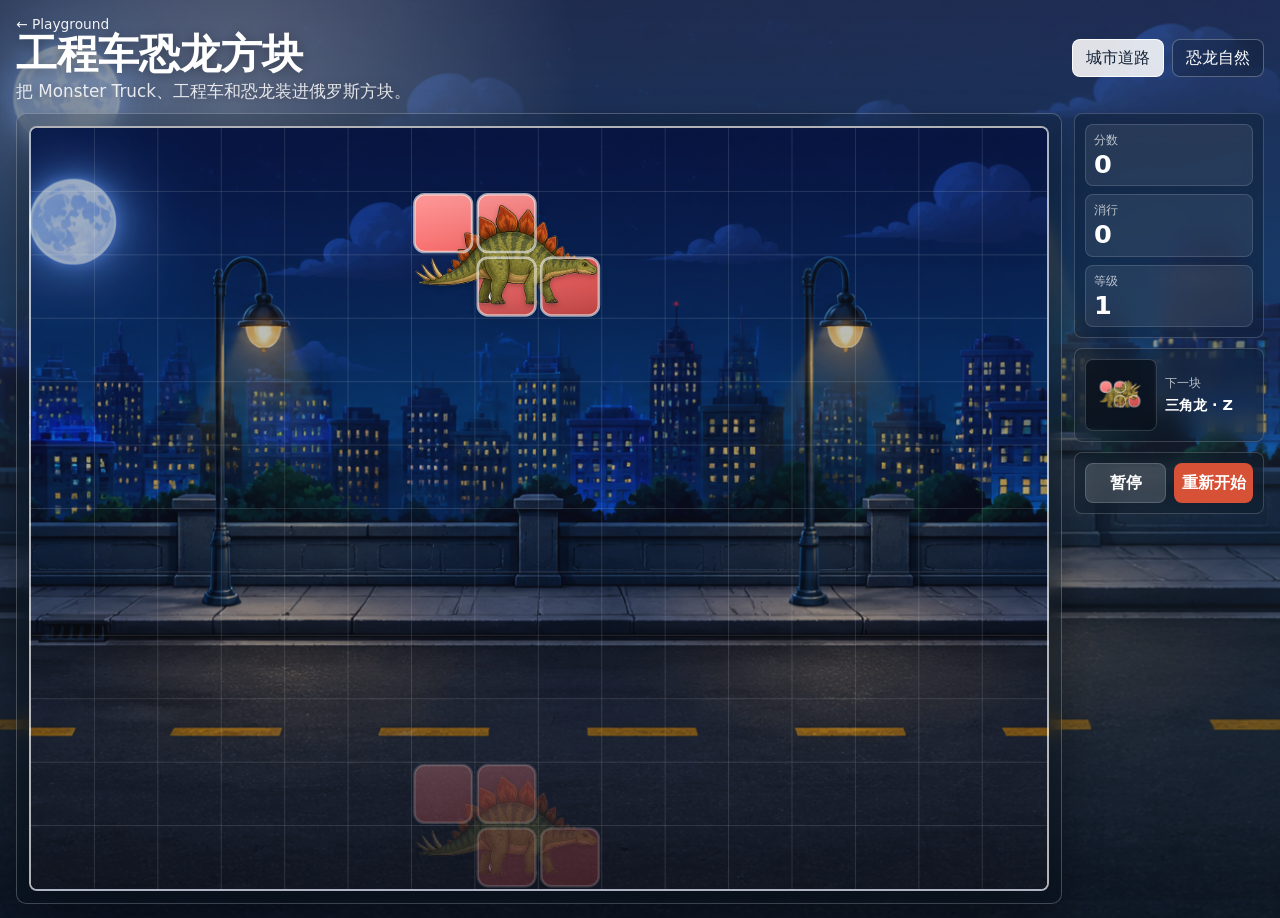
<file: docs/luckys-playground/tetris-blocks.html>
<!DOCTYPE html>
<html lang="zh-CN">
<head>
<meta charset="UTF-8">
<meta name="viewport" content="width=device-width, initial-scale=1.0, viewport-fit=cover">
<title>Lucky Blocks · 工程车恐龙方块</title>
    <meta property="og:title" content="Lucky Blocks · 工程车恐龙方块">
    <meta property="og:description" content="好主意 2.0：场景驱动育儿、亲子共创与长期主义家庭实验。">
    <meta property="og:image" content="https://goodideas2.autozyx.com/assets/avatar.png">
    <meta property="og:type" content="website">
    <meta property="og:url" content="https://goodideas2.autozyx.com/luckys-playground/tetris-blocks.html">
    <meta name="twitter:card" content="summary_large_image">
<style>
  :root {
    color-scheme: light;
    --ink: #18212b;
    --muted: rgba(255, 255, 255, 0.7);
    --paper: #f5f0e8;
    --panel: rgba(8, 18, 30, 0.28);
    --panel-strong: rgba(255, 255, 255, 0.16);
    --line: rgba(255, 255, 255, 0.18);
    --shadow: 0 18px 42px rgba(0, 0, 0, 0.22);
    --accent: #d65135;
    --accent-2: #286d82;
    --scene-image: url("assets/lucky-playground-assets-final-50-v2/police-road-night.png");
    --scene-tint: linear-gradient(135deg, rgba(12, 26, 46, 0.58), rgba(24, 54, 72, 0.2));
  }

  * { box-sizing: border-box; }

  body {
    margin: 0;
    min-height: 100svh;
    font-family: ui-rounded, "SF Pro Rounded", "PingFang SC", "Microsoft YaHei", system-ui, sans-serif;
    background: #14212d;
    color: var(--ink);
    overflow-x: hidden;
  }

  body[data-scene="nature"] {
    --scene-image: url("assets/lucky-playground-assets-final-50-v2/dino-jungle-background.png");
    --scene-tint: linear-gradient(135deg, rgba(21, 58, 40, 0.48), rgba(89, 112, 45, 0.16));
    --accent: #287753;
    --accent-2: #b27022;
  }

  button, a { font: inherit; }

  .page {
    min-height: 100svh;
    position: relative;
    isolation: isolate;
    padding: max(14px, env(safe-area-inset-top)) 16px max(14px, env(safe-area-inset-bottom));
  }

  .page::before {
    content: "";
    position: fixed;
    inset: 0;
    z-index: -2;
    background-image: var(--scene-tint), var(--scene-image);
    background-position: center;
    background-size: cover;
    transform: scale(1.04);
  }

  .page::after {
    content: "";
    position: fixed;
    inset: 0;
    z-index: -1;
    background:
      radial-gradient(circle at 18% 12%, rgba(255, 255, 255, 0.28), transparent 22rem),
      linear-gradient(180deg, rgba(255, 255, 255, 0.1), rgba(11, 18, 28, 0.22));
    pointer-events: none;
  }

  .topbar {
    width: min(1500px, 100%);
    margin: 0 auto 10px;
    display: flex;
    align-items: center;
    justify-content: space-between;
    gap: 14px;
    color: white;
    text-shadow: 0 2px 12px rgba(0, 0, 0, 0.32);
  }

  .back {
    color: white;
    text-decoration: none;
    font-size: 0.86rem;
    opacity: 0.92;
  }

  .title h1 {
    margin: 0;
    font-size: clamp(1.7rem, 3.2vw, 2.65rem);
    line-height: 1.04;
    letter-spacing: 0;
  }

  .title p {
    margin: 4px 0 0;
    color: rgba(255, 255, 255, 0.86);
    font-size: clamp(0.92rem, 2vw, 1.05rem);
  }

  .scene-toggle,
  .control-row,
  .actions,
  .mobile-controls {
    display: flex;
    gap: 8px;
    align-items: center;
  }

  .scene-toggle {
    flex-wrap: wrap;
    justify-content: flex-end;
  }

  .pill,
  .icon-button {
    border: 1px solid rgba(255, 255, 255, 0.28);
    background: rgba(8, 18, 30, 0.28);
    color: white;
    border-radius: 8px;
    min-height: 38px;
    padding: 0 13px;
    cursor: pointer;
    box-shadow: none;
    backdrop-filter: blur(12px);
    -webkit-backdrop-filter: blur(12px);
  }

  .pill[aria-pressed="true"] {
    background: rgba(255, 255, 255, 0.86);
    color: #142235;
    border-color: rgba(255, 255, 255, 0.86);
  }

  .game-shell {
    width: min(1500px, 100%);
    margin: 0 auto;
    display: grid;
    grid-template-columns: minmax(860px, 1fr) minmax(150px, 190px);
    gap: 12px;
    align-items: start;
  }

  .arena {
    position: relative;
    min-width: 0;
    border: 1px solid rgba(255, 255, 255, 0.24);
    border-radius: 10px;
    padding: clamp(8px, 1.2vw, 12px);
    background: rgba(8, 18, 30, 0.22);
    box-shadow: var(--shadow);
    backdrop-filter: blur(10px);
    -webkit-backdrop-filter: blur(10px);
  }

  .board-wrap {
    position: relative;
    width: min(100%, 1180px, calc((100svh - 128px) * 16 / 12));
    max-width: 100%;
    margin: 0 auto;
    aspect-ratio: 16 / 12;
    border-radius: 8px;
    overflow: hidden;
    border: 2px solid rgba(255, 255, 255, 0.68);
    background-image:
      linear-gradient(180deg, rgba(9, 17, 28, 0.1), rgba(9, 17, 28, 0.26)),
      var(--scene-image);
    background-position: center;
    background-size: cover;
    box-shadow: inset 0 0 0 1px rgba(0, 0, 0, 0.36), 0 18px 40px rgba(0, 0, 0, 0.24);
  }

  #board {
    width: 100%;
    height: 100%;
    display: block;
    touch-action: none;
  }

  .game-over {
    position: absolute;
    inset: 0;
    display: grid;
    place-items: center;
    padding: 24px;
    color: white;
    text-align: center;
    background: rgba(10, 17, 26, 0.76);
    opacity: 0;
    pointer-events: none;
    transition: opacity 0.18s ease;
  }

  .game-over.show {
    opacity: 1;
    pointer-events: auto;
  }

  .game-over h2 {
    margin: 0 0 12px;
    font-size: clamp(2rem, 7vw, 3.2rem);
  }

  .game-over p {
    margin: 0 0 18px;
    color: rgba(255, 255, 255, 0.82);
  }

  .side {
    display: grid;
    grid-template-rows: auto;
    gap: 10px;
    min-width: 0;
  }

  .panel {
    background: var(--panel);
    border: 1px solid rgba(255, 255, 255, 0.18);
    border-radius: 8px;
    padding: 10px;
    box-shadow: none;
    color: white;
    backdrop-filter: blur(10px);
    -webkit-backdrop-filter: blur(10px);
  }

  .stats {
    display: grid;
    grid-template-columns: 1fr;
    gap: 8px;
  }

  .stat {
    min-height: 50px;
    border-radius: 8px;
    border: 1px solid rgba(255, 255, 255, 0.14);
    background: rgba(255, 255, 255, 0.08);
    padding: 8px;
  }

  .stat span {
    display: block;
    color: var(--muted);
    font-size: 0.72rem;
    margin-bottom: 4px;
  }

  .stat strong {
    display: block;
    font-size: clamp(1.25rem, 2vw, 1.65rem);
    line-height: 1;
    color: white;
  }

  .next-panel {
    display: grid;
    grid-template-columns: 72px 1fr;
    gap: 8px;
    align-items: center;
  }

  .next-canvas {
    width: 72px;
    height: 72px;
    display: block;
    border-radius: 8px;
    border: 1px solid rgba(255, 255, 255, 0.16);
    background: rgba(5, 12, 20, 0.42);
  }

  .next-panel.mobile-next {
    display: none;
  }

  .piece-name {
    margin: 0 0 6px;
    color: var(--muted);
    font-size: 0.72rem;
  }

  .asset-name {
    margin: 0;
    color: white;
    font-size: 0.9rem;
    font-weight: 800;
    line-height: 1.2;
  }

  .tips {
    display: none;
    gap: 10px;
    color: var(--muted);
    line-height: 1.55;
    font-size: 0.96rem;
  }

  .tips kbd {
    display: inline-grid;
    place-items: center;
    min-width: 1.8em;
    height: 1.8em;
    padding: 0 0.45em;
    margin: 0 0.08em;
    color: var(--ink);
    background: rgba(255, 255, 255, 0.72);
    border: 1px solid var(--line);
    border-radius: 8px;
    font-weight: 800;
    box-shadow: inset 0 -2px 0 rgba(0, 0, 0, 0.08);
  }

  .actions {
    justify-content: stretch;
  }

  .action-button {
    flex: 1;
    min-height: 40px;
    border: 0;
    border-radius: 8px;
    color: white;
    background: var(--accent);
    cursor: pointer;
    font-weight: 800;
    box-shadow: none;
  }

  .action-button.secondary {
    color: white;
    background: var(--panel-strong);
    border: 1px solid rgba(255, 255, 255, 0.16);
  }

  .mobile-controls {
    display: none;
    width: min(440px, 100%);
    margin: 12px auto 0;
    justify-content: center;
    flex-wrap: wrap;
  }

  .icon-button {
    width: 58px;
    height: 52px;
    padding: 0;
    display: grid;
    place-items: center;
    border-radius: 16px;
    font-size: 1.5rem;
    font-weight: 900;
    touch-action: manipulation;
    user-select: none;
  }

  .icon-button.wide {
    width: 82px;
    font-size: 1.2rem;
  }

  .asset-strip {
    display: none;
    grid-template-columns: repeat(8, minmax(0, 1fr));
    gap: 7px;
  }

  .asset-strip img {
    width: 100%;
    aspect-ratio: 1 / 1;
    object-fit: contain;
    padding: 4px;
    border-radius: 8px;
    background: rgba(255, 255, 255, 0.1);
    border: 1px solid rgba(255, 255, 255, 0.14);
  }

  @media (min-width: 1180px) {
    .side { max-width: 210px; }
  }

  @media (max-width: 960px) {
    .page {
      padding-left: 12px;
      padding-right: 12px;
      padding-bottom: calc(88px + env(safe-area-inset-bottom));
    }
    .topbar { align-items: flex-start; flex-direction: column; }
    .title p { display: none; }
    .scene-toggle { justify-content: flex-start; }
    .game-shell { grid-template-columns: 1fr; }
    .arena {
      display: flex;
      flex-direction: column;
      align-items: flex-start;
      overflow: hidden;
    }
    .side { grid-template-rows: auto; }
    .desktop-next { display: none; }
    .next-panel.mobile-next {
      display: grid;
      grid-template-columns: 74px 1fr;
      align-items: center;
      width: min(100%, 330px);
      margin: 0 0 8px;
      background: rgba(8, 18, 30, 0.44);
    }
    .tips { display: none; }
    .mobile-controls {
      display: flex;
      position: static;
      z-index: 20;
      width: min(330px, 100%);
      max-width: none;
      gap: 6px;
      padding: 8px;
      margin: 8px 0 0;
      transform: none;
      border: 1px solid rgba(255, 255, 255, 0.36);
      border-radius: 10px;
      background: rgba(12, 21, 32, 0.58);
      box-shadow: 0 18px 42px rgba(0, 0, 0, 0.28);
      backdrop-filter: blur(12px);
      -webkit-backdrop-filter: blur(12px);
    }
    .mobile-controls .icon-button {
      flex: 1 1 0;
      width: auto;
      min-width: 0;
      max-width: 54px;
    }
    .mobile-controls .icon-button.wide {
      flex: 1.25 1 0;
      width: auto;
      max-width: 68px;
    }
    .board-wrap {
      width: min(100%, 420px, calc((100svh - 460px) * 10 / 16));
      min-width: min(100%, 280px);
      aspect-ratio: 10 / 16;
      margin: 0;
    }
    .stats { grid-template-columns: repeat(3, 1fr); }
  }

  @media (max-width: 480px) {
    .topbar { margin-bottom: 10px; }
    .title h1 { font-size: 1.6rem; }
    .title p { display: none; }
    .pill { min-height: 38px; padding: 0 12px; font-size: 0.9rem; }
    .arena { border-radius: 10px; padding: 8px; }
    .panel { padding: 10px; border-radius: 8px; }
    .stat { min-height: 62px; padding: 8px; }
    .stat strong { font-size: 1.28rem; }
    .next-panel { grid-template-columns: 92px 1fr; }
    .next-canvas { width: 70px; height: 70px; }
    .next-panel.mobile-next { grid-template-columns: 70px 1fr; }
    .asset-name { font-size: 1.05rem; }
    .icon-button { height: 48px; font-size: 1.28rem; }
    .icon-button.wide { font-size: 1rem; }
  }
</style>
</head>
<body data-scene="city">
<main class="page">
  <header class="topbar">
    <div class="title">
      <a class="back" href="./">← Playground</a>
      <h1>工程车恐龙方块</h1>
      <p>把 Monster Truck、工程车和恐龙装进俄罗斯方块。</p>
    </div>
    <div class="scene-toggle" aria-label="背景选择">
      <button class="pill" type="button" data-scene="city" aria-pressed="true">城市道路</button>
      <button class="pill" type="button" data-scene="nature" aria-pressed="false">恐龙自然</button>
    </div>
  </header>

  <section class="game-shell" aria-label="工程车恐龙俄罗斯方块游戏">
    <div class="arena">
      <div class="panel next-panel mobile-next">
        <canvas class="next-canvas" id="nextMobile" width="160" height="160" aria-label="下一块预览"></canvas>
        <div>
          <p class="piece-name">下一块</p>
          <p class="asset-name">准备中</p>
        </div>
      </div>
      <div class="board-wrap">
        <canvas id="board" width="1600" height="900" aria-label="俄罗斯方块棋盘"></canvas>
        <div class="game-over" id="gameOver">
          <div>
            <h2>Game Over</h2>
            <p>方块堆到顶了，重新开一局。</p>
            <button class="action-button" type="button" data-action="restart">重新开始</button>
          </div>
        </div>
      </div>
      <div class="mobile-controls" aria-label="手机控制按钮">
        <button class="icon-button" type="button" data-action="left" aria-label="向左">◀</button>
        <button class="icon-button" type="button" data-action="rotate" aria-label="旋转">⟳</button>
        <button class="icon-button" type="button" data-action="right" aria-label="向右">▶</button>
        <button class="icon-button" type="button" data-action="down" aria-label="向下">▼</button>
        <button class="icon-button wide" type="button" data-action="drop" aria-label="直接落下">落下</button>
      </div>
    </div>

    <aside class="side">
      <div class="panel stats" aria-label="得分信息">
        <div class="stat"><span>分数</span><strong id="score">0</strong></div>
        <div class="stat"><span>消行</span><strong id="lines">0</strong></div>
        <div class="stat"><span>等级</span><strong id="level">1</strong></div>
      </div>

      <div class="panel next-panel desktop-next">
        <canvas class="next-canvas" id="nextDesktop" width="160" height="160" aria-label="下一块预览"></canvas>
        <div>
          <p class="piece-name">下一块</p>
          <p class="asset-name" id="nextName">准备中</p>
        </div>
      </div>

      <div class="panel tips">
        <div><kbd>←</kbd><kbd>→</kbd>移动，<kbd>↑</kbd>旋转，<kbd>↓</kbd>加速。</div>
        <div><kbd>Space</kbd>直接落下，<kbd>P</kbd>暂停。手机上用下方按钮。</div>
        <div>每个完整方块都从现有工程车和恐龙资产里抽取一张图片。</div>
      </div>

      <div class="panel">
        <div class="actions">
          <button class="action-button secondary" type="button" data-action="pause" id="pauseBtn">暂停</button>
          <button class="action-button" type="button" data-action="restart">重新开始</button>
        </div>
      </div>

      <div class="panel asset-strip" aria-label="素材示例">
        <img src="assets/generated-demo/monster-truck.png" alt="Monster Truck">
        <img src="assets/lucky-playground-assets-final-50-v2/bulldozer.png" alt="推土机">
        <img src="assets/generated-demo/excavator.png" alt="挖掘机">
        <img src="assets/generated-demo/mobile-crane.png" alt="吊车">
        <img src="assets/lucky-playground-assets-final-50-v2/dump-truck.png" alt="翻斗车">
        <img src="assets/generated-demo/trex.png" alt="霸王龙">
        <img src="assets/generated-demo/triceratops.png" alt="三角龙">
        <img src="assets/lucky-playground-assets-final-50-v2/velociraptor.png" alt="伶盗龙">
      </div>
    </aside>
  </section>
</main>

<script>
(() => {
  const FINAL = "assets/lucky-playground-assets-final-50-v2/";
  const DEMO = "assets/generated-demo/";
  const DROP_START = 1150;
  const DROP_LEVEL_STEP = 55;
  const DROP_MIN = 220;

  const assets = [
    { name: "Monster Truck", src: `${DEMO}monster-truck.png`, type: "vehicle", shapes: ["I", "L", "J"], zoom: 1.26 },
    { name: "推土机", src: `${FINAL}bulldozer.png`, type: "vehicle", shapes: ["I", "L", "O"], zoom: 1.22 },
    { name: "挖掘机", src: `${DEMO}excavator.png`, type: "vehicle", shapes: ["L", "J", "T"], zoom: 1.18 },
    { name: "吊车", src: `${DEMO}mobile-crane.png`, type: "vehicle", shapes: ["I", "L", "T"], zoom: 1.18 },
    { name: "装载机", src: `${DEMO}wheel-loader.png`, type: "vehicle", shapes: ["L", "J", "O"], zoom: 1.2 },
    { name: "翻斗车", src: `${FINAL}dump-truck.png`, type: "vehicle", shapes: ["I", "O", "J"], zoom: 1.18 },
    { name: "英国警车", src: `${FINAL}police-uk.png`, type: "vehicle", shapes: ["I", "O", "T"], zoom: 1.16 },
    { name: "救护车", src: `${FINAL}ambulance.png`, type: "vehicle", shapes: ["I", "O", "J"], zoom: 1.16 },
    { name: "霸王龙", src: `${DEMO}trex.png`, type: "dino", shapes: ["T", "L", "J"], zoom: 1.34 },
    { name: "三角龙", src: `${DEMO}triceratops.png`, type: "dino", shapes: ["O", "T", "Z"], zoom: 1.26 },
    { name: "剑龙", src: `${DEMO}stegosaurus.png`, type: "dino", shapes: ["S", "Z", "T"], zoom: 1.28 },
    { name: "甲龙", src: `${FINAL}ankylosaurus.png`, type: "dino", shapes: ["O", "S", "Z"], zoom: 1.24 },
    { name: "伶盗龙", src: `${FINAL}velociraptor.png`, type: "dino", shapes: ["T", "L", "S"], zoom: 1.36 },
    { name: "羽王龙", src: `${FINAL}yutyrannus.png`, type: "dino", shapes: ["T", "J", "L"], zoom: 1.34 },
    { name: "马门溪龙", src: `${FINAL}mamenchisaurus.png`, type: "dino", shapes: ["I", "S", "Z"], zoom: 1.3 },
    { name: "翼龙", src: `${FINAL}pteranodon.png`, type: "dino", shapes: ["I", "T", "S"], zoom: 1.32 }
  ];

  const shapes = [
    { key: "I", color: "#39a6d8", matrix: [[0, 0, 0, 0], [1, 1, 1, 1], [0, 0, 0, 0], [0, 0, 0, 0]] },
    { key: "O", color: "#e0aa35", matrix: [[1, 1], [1, 1]] },
    { key: "T", color: "#9b69d1", matrix: [[0, 1, 0], [1, 1, 1], [0, 0, 0]] },
    { key: "S", color: "#40a867", matrix: [[0, 1, 1], [1, 1, 0], [0, 0, 0]] },
    { key: "Z", color: "#d94b4b", matrix: [[1, 1, 0], [0, 1, 1], [0, 0, 0]] },
    { key: "J", color: "#356ed8", matrix: [[1, 0, 0], [1, 1, 1], [0, 0, 0]] },
    { key: "L", color: "#de7b32", matrix: [[0, 0, 1], [1, 1, 1], [0, 0, 0]] }
  ];
  const shapeByKey = new Map(shapes.map((shape) => [shape.key, shape]));
  const sceneSources = {
    city: `${FINAL}police-road-night.png`,
    nature: `${FINAL}dino-jungle-background.png`
  };

  const boardCanvas = document.getElementById("board");
  const nextCanvases = [...document.querySelectorAll(".next-canvas")];
  const boardCtx = boardCanvas.getContext("2d");
  const nextViews = nextCanvases.map((canvas) => ({
    canvas,
    ctx: canvas.getContext("2d")
  }));
  const scoreEl = document.getElementById("score");
  const linesEl = document.getElementById("lines");
  const levelEl = document.getElementById("level");
  const gameOverEl = document.getElementById("gameOver");
  const pauseBtn = document.getElementById("pauseBtn");

  const images = new Map();
  const trimCache = new Map();
  [...assets.map((asset) => asset.src), ...Object.values(sceneSources)].forEach((src) => {
    const image = new Image();
    image.onload = () => draw();
    image.src = src;
    images.set(src, image);
  });

  let cols = 16;
  let rows = 9;
  let board = makeBoard();
  let current = null;
  let next = null;
  let nextPieceId = 1;
  const requestedScene = new URLSearchParams(window.location.search).get("scene");
  let activeScene = sceneSources[requestedScene] ? requestedScene : (document.body.dataset.scene || "city");
  document.body.dataset.scene = activeScene;
  let score = 0;
  let lineCount = 0;
  let level = 1;
  let dropCounter = 0;
  let dropInterval = DROP_START;
  let lastTime = 0;
  let isPaused = false;
  let isOver = false;
  let cellSize = 40;
  let dpr = window.devicePixelRatio || 1;

  function makeBoard() {
    return Array.from({ length: rows }, () => Array(cols).fill(null));
  }

  function cloneMatrix(matrix) {
    return matrix.map((row) => row.slice());
  }

  function randomItem(items) {
    return items[Math.floor(Math.random() * items.length)];
  }

  function makePiece() {
    const asset = randomItem(assets);
    const shape = shapeByKey.get(randomItem(asset.shapes)) || randomItem(shapes);
    const matrix = cloneMatrix(shape.matrix);
    return {
      id: nextPieceId += 1,
      key: shape.key,
      matrix,
      asset,
      color: shape.color,
      x: Math.floor(cols / 2) - Math.ceil(matrix[0].length / 2),
      y: getSpawnY(matrix)
    };
  }

  function getBoardConfig() {
    return window.matchMedia("(max-width: 960px)").matches
      ? { cols: 10, rows: 16 }
      : { cols: 16, rows: 12 };
  }

  function applyBoardConfig() {
    const config = getBoardConfig();
    const changed = cols !== config.cols || rows !== config.rows;
    cols = config.cols;
    rows = config.rows;
    return changed;
  }

  function getSpawnY(matrix) {
    const firstFilledRow = matrix.findIndex((row) => row.some(Boolean));
    return firstFilledRow > 0 ? -firstFilledRow : 0;
  }

  function resizeCanvas() {
    dpr = window.devicePixelRatio || 1;
    const changed = applyBoardConfig();
    const boardRect = boardCanvas.getBoundingClientRect();
    boardCanvas.width = Math.round(boardRect.width * dpr);
    boardCanvas.height = Math.round(boardRect.height * dpr);
    boardCtx.setTransform(dpr, 0, 0, dpr, 0, 0);
    cellSize = Math.min(boardRect.width / cols, boardRect.height / rows);

    nextViews.forEach(({ canvas, ctx }) => {
      const nextRect = canvas.getBoundingClientRect();
      canvas.width = Math.round(nextRect.width * dpr);
      canvas.height = Math.round(nextRect.height * dpr);
      ctx.setTransform(dpr, 0, 0, dpr, 0, 0);
    });
    if (changed && current) {
      resetGame();
    } else {
      draw();
    }
  }

  function resetGame() {
    board = makeBoard();
    current = makePiece();
    next = makePiece();
    score = 0;
    lineCount = 0;
    level = 1;
    dropCounter = 0;
    dropInterval = DROP_START;
    lastTime = 0;
    isPaused = false;
    isOver = false;
    gameOverEl.classList.remove("show");
    pauseBtn.textContent = "暂停";
    updatePanel();
    draw();
  }

  function updatePanel() {
    scoreEl.textContent = String(score);
    linesEl.textContent = String(lineCount);
    levelEl.textContent = String(level);
    document.querySelectorAll(".next-panel .asset-name").forEach((item) => {
      item.textContent = next ? `${next.asset.name} · ${next.key}` : "准备中";
    });
  }

  function collide(piece, offsetX = 0, offsetY = 0, matrix = piece.matrix) {
    for (let y = 0; y < matrix.length; y += 1) {
      for (let x = 0; x < matrix[y].length; x += 1) {
        if (!matrix[y][x]) continue;
        const px = piece.x + x + offsetX;
        const py = piece.y + y + offsetY;
        if (px < 0 || px >= cols || py >= rows) return true;
        if (py >= 0 && board[py][px]) return true;
      }
    }
    return false;
  }

  function mergePiece() {
    current.matrix.forEach((row, y) => {
      row.forEach((value, x) => {
        if (!value) return;
        const py = current.y + y;
        const px = current.x + x;
        if (py >= 0 && py < rows && px >= 0 && px < cols) {
          board[py][px] = {
            asset: current.asset,
            color: current.color,
            key: current.key,
            groupId: current.id
          };
        }
      });
    });
  }

  function sweepLines() {
    let cleared = 0;
    for (let y = rows - 1; y >= 0; y -= 1) {
      if (board[y].every(Boolean)) {
        board.splice(y, 1);
        board.unshift(Array(cols).fill(null));
        cleared += 1;
        y += 1;
      }
    }
    if (!cleared) return;
    const lineScores = [0, 100, 300, 500, 800];
    score += lineScores[cleared] * level;
    lineCount += cleared;
    level = Math.floor(lineCount / 10) + 1;
    dropInterval = Math.max(DROP_MIN, DROP_START - (level - 1) * DROP_LEVEL_STEP);
  }

  function spawnNext() {
    current = next || makePiece();
    current.x = Math.floor(cols / 2) - Math.ceil(current.matrix[0].length / 2);
    current.y = getSpawnY(current.matrix);
    next = makePiece();
    if (collide(current)) {
      isOver = true;
      gameOverEl.classList.add("show");
    }
    updatePanel();
  }

  function softDrop() {
    if (isPaused || isOver) return;
    current.y += 1;
    if (collide(current)) {
      current.y -= 1;
      lockPiece();
    } else {
      score += 1;
    }
    dropCounter = 0;
    updatePanel();
    draw();
  }

  function hardDrop() {
    if (isPaused || isOver) return;
    let travelled = 0;
    while (!collide(current, 0, 1)) {
      current.y += 1;
      travelled += 1;
    }
    score += travelled * 2;
    lockPiece();
    updatePanel();
    draw();
  }

  function lockPiece() {
    mergePiece();
    sweepLines();
    spawnNext();
  }

  function move(dx) {
    if (isPaused || isOver) return;
    current.x += dx;
    if (collide(current)) current.x -= dx;
    draw();
  }

  function rotatePiece() {
    if (isPaused || isOver) return;
    const rotated = rotateMatrix(current.matrix);
    const kicks = [0, -1, 1, -2, 2];
    for (const kick of kicks) {
      if (!collide(current, kick, 0, rotated)) {
        current.x += kick;
        current.matrix = rotated;
        draw();
        return;
      }
    }
  }

  function rotateMatrix(matrix) {
    const size = matrix.length;
    const rotated = Array.from({ length: size }, () => Array(size).fill(0));
    for (let y = 0; y < size; y += 1) {
      for (let x = 0; x < size; x += 1) {
        rotated[x][size - 1 - y] = matrix[y][x];
      }
    }
    return rotated;
  }

  function togglePause() {
    if (isOver) return;
    isPaused = !isPaused;
    pauseBtn.textContent = isPaused ? "继续" : "暂停";
    draw();
  }

  function drawGrid(ctx, width, height, size) {
    ctx.save();
    ctx.strokeStyle = "rgba(255, 255, 255, 0.12)";
    ctx.lineWidth = 1;
    for (let x = 1; x < cols; x += 1) {
      ctx.beginPath();
      ctx.moveTo(x * size, 0);
      ctx.lineTo(x * size, height);
      ctx.stroke();
    }
    for (let y = 1; y < rows; y += 1) {
      ctx.beginPath();
      ctx.moveTo(0, y * size);
      ctx.lineTo(width, y * size);
      ctx.stroke();
    }
    ctx.restore();
  }

  function drawBoardBackground(ctx, width, height) {
    ctx.save();
    const image = images.get(sceneSources[activeScene]);
    if (image && image.complete && image.naturalWidth) {
      const box = fitCover(image.naturalWidth, image.naturalHeight, width, height);
      const drawX = (width - box.width) / 2;
      const drawY = (height - box.height) / 2;
      ctx.drawImage(image, drawX, drawY, box.width, box.height);
    } else {
      ctx.fillStyle = activeScene === "nature" ? "#244b35" : "#13233a";
      ctx.fillRect(0, 0, width, height);
    }
    ctx.fillStyle = activeScene === "nature" ? "rgba(11, 36, 24, 0.2)" : "rgba(9, 17, 29, 0.28)";
    ctx.fillRect(0, 0, width, height);
    ctx.fillStyle = "rgba(255, 255, 255, 0.025)";
    ctx.fillRect(0, 0, width, height);
    ctx.restore();
  }

  function collectBoardGroups() {
    const groups = new Map();
    board.forEach((row, y) => {
      row.forEach((tile, x) => {
        if (!tile) return;
        const id = tile.groupId || `${tile.asset.src}-${x}-${y}`;
        if (!groups.has(id)) {
          groups.set(id, {
            asset: tile.asset,
            color: tile.color,
            key: tile.key,
            cells: []
          });
        }
        groups.get(id).cells.push({ x, y });
      });
    });
    return [...groups.values()];
  }

  function drawCellGroup(ctx, cells, tile, size, alpha = 1) {
    const visibleCells = cells.filter((cell) => cell.y >= 0);
    if (!visibleCells.length) return;
    const minX = Math.min(...visibleCells.map((cell) => cell.x));
    const maxX = Math.max(...visibleCells.map((cell) => cell.x));
    const minY = Math.min(...visibleCells.map((cell) => cell.y));
    const maxY = Math.max(...visibleCells.map((cell) => cell.y));
    const groupX = minX * size;
    const groupY = minY * size;
    const groupW = (maxX - minX + 1) * size;
    const groupH = (maxY - minY + 1) * size;
    const pad = Math.max(1.6, size * 0.045);
    const radius = Math.max(5, size * 0.16);

    ctx.save();
    ctx.globalAlpha = alpha;
    ctx.shadowColor = "rgba(0, 0, 0, 0.32)";
    ctx.shadowBlur = size * 0.16;
    ctx.shadowOffsetY = size * 0.06;
    beginCellsPath(ctx, visibleCells, size, pad, radius);
    ctx.fillStyle = "rgba(0, 0, 0, 0.28)";
    ctx.fill();
    ctx.restore();

    ctx.save();
    ctx.globalAlpha = alpha;
    beginCellsPath(ctx, visibleCells, size, pad, radius);
    ctx.clip();

    const bg = ctx.createLinearGradient(groupX, groupY, groupX + groupW, groupY + groupH);
    bg.addColorStop(0, lighten(tile.color, 0.18));
    bg.addColorStop(1, tile.color);
    ctx.fillStyle = bg;
    ctx.fillRect(groupX, groupY, groupW, groupH);

    const shine = ctx.createLinearGradient(groupX, groupY, groupX, groupY + groupH);
    shine.addColorStop(0, "rgba(255, 255, 255, 0.26)");
    shine.addColorStop(0.48, "rgba(255, 255, 255, 0)");
    shine.addColorStop(1, "rgba(0, 0, 0, 0.16)");
    ctx.fillStyle = shine;
    ctx.fillRect(groupX, groupY, groupW, groupH);
    ctx.restore();

    const image = images.get(tile.asset.src);
    ctx.save();
    ctx.globalAlpha = alpha;
    if (image && image.complete && image.naturalWidth) {
      const trim = getTrimBox(image, tile.asset.src);
      const imageMargin = tile.asset.type === "vehicle" ? 0.02 : 0.04;
      const box = fitContain(
        trim.sw,
        trim.sh,
        groupW * (1 - imageMargin),
        groupH * (1 - imageMargin)
      );
      const drawX = groupX + (groupW - box.width) / 2;
      const drawY = groupY + (groupH - box.height) / 2;
      ctx.shadowColor = "rgba(0, 0, 0, 0.24)";
      ctx.shadowBlur = size * 0.08;
      ctx.shadowOffsetY = size * 0.03;
      ctx.drawImage(image, trim.sx, trim.sy, trim.sw, trim.sh, drawX, drawY, box.width, box.height);
    } else {
      ctx.fillStyle = "rgba(255,255,255,0.86)";
      ctx.font = `800 ${Math.floor(Math.min(groupW, groupH) * 0.42)}px system-ui`;
      ctx.textAlign = "center";
      ctx.textBaseline = "middle";
      ctx.fillText(tile.key, groupX + groupW / 2, groupY + groupH / 2);
    }
    ctx.restore();

    ctx.save();
    ctx.globalAlpha = alpha;
    beginCellsPath(ctx, visibleCells, size, pad, radius);
    ctx.lineWidth = Math.max(1.1, size * 0.04);
    ctx.strokeStyle = "rgba(255, 255, 255, 0.62)";
    ctx.stroke();
    ctx.lineWidth = 1;
    ctx.strokeStyle = "rgba(24, 33, 43, 0.1)";
    visibleCells.forEach((cell) => {
      roundedRect(ctx, cell.x * size + pad, cell.y * size + pad, size - pad * 2, size - pad * 2, radius);
      ctx.stroke();
    });
    ctx.restore();
  }

  function drawPiece(ctx, piece, size, alpha = 1) {
    const cells = [];
    piece.matrix.forEach((row, y) => {
      row.forEach((value, x) => {
        if (!value) return;
        const gridX = piece.x + x;
        const gridY = piece.y + y;
        cells.push({ x: gridX, y: gridY });
      });
    });
    drawCellGroup(ctx, cells, {
      asset: piece.asset,
      color: piece.color,
      key: piece.key
    }, size, alpha);
  }

  function drawGhost() {
    if (!current || isPaused || isOver) return;
    const ghost = {
      ...current,
      matrix: current.matrix
    };
    while (!collide(ghost, 0, 1)) ghost.y += 1;
    drawPiece(boardCtx, ghost, cellSize, 0.25);
  }

  function draw() {
    const width = boardCanvas.clientWidth;
    const height = boardCanvas.clientHeight;
    if (!width || !height) return;
    boardCtx.clearRect(0, 0, width, height);
    drawBoardBackground(boardCtx, width, height);
    drawGrid(boardCtx, width, height, cellSize);

    collectBoardGroups().forEach((group) => drawCellGroup(boardCtx, group.cells, group, cellSize));

    drawGhost();
    if (current) drawPiece(boardCtx, current, cellSize);

    if (isPaused && !isOver) {
      boardCtx.save();
      boardCtx.fillStyle = "rgba(8, 17, 27, 0.62)";
      boardCtx.fillRect(0, 0, width, height);
      boardCtx.fillStyle = "white";
      boardCtx.textAlign = "center";
      boardCtx.textBaseline = "middle";
      boardCtx.font = `800 ${Math.max(28, width * 0.12)}px system-ui`;
      boardCtx.fillText("PAUSED", width / 2, height / 2);
      boardCtx.restore();
    }

    drawNext();
  }

  function drawNext() {
    nextViews.forEach(drawNextView);
  }

  function drawNextView({ canvas, ctx }) {
    const width = canvas.clientWidth;
    const height = canvas.clientHeight;
    if (!width || !height) return;
    ctx.clearRect(0, 0, width, height);
    ctx.fillStyle = "rgba(11, 19, 30, 0.62)";
    ctx.fillRect(0, 0, width, height);
    if (!next) return;
    const matrix = next.matrix;
    const size = Math.min(width, height) / 4.8;
    const filledRows = matrix.filter((row) => row.some(Boolean));
    const minY = matrix.findIndex((row) => row.some(Boolean));
    const maxY = minY + filledRows.length - 1;
    const filledXs = [];
    matrix.forEach((row) => row.forEach((value, x) => value && filledXs.push(x)));
    const minX = Math.min(...filledXs);
    const maxX = Math.max(...filledXs);
    const shapeW = (maxX - minX + 1) * size;
    const shapeH = (maxY - minY + 1) * size;
    ctx.save();
    ctx.translate((width - shapeW) / 2 - minX * size, (height - shapeH) / 2 - minY * size);
    const preview = { ...next, x: 0, y: 0 };
    drawPiece(ctx, preview, size);
    ctx.restore();
  }

  function fitContain(imageW, imageH, boxW, boxH) {
    const scale = Math.min(boxW / imageW, boxH / imageH);
    return {
      width: imageW * scale,
      height: imageH * scale
    };
  }

  function fitCover(imageW, imageH, boxW, boxH) {
    const scale = Math.max(boxW / imageW, boxH / imageH);
    return {
      width: imageW * scale,
      height: imageH * scale
    };
  }

  function getTrimBox(image, key) {
    if (trimCache.has(key)) return trimCache.get(key);
    const fallback = { sx: 0, sy: 0, sw: image.naturalWidth, sh: image.naturalHeight };
    try {
      const canvas = document.createElement("canvas");
      canvas.width = image.naturalWidth;
      canvas.height = image.naturalHeight;
      const ctx = canvas.getContext("2d", { willReadFrequently: true });
      ctx.drawImage(image, 0, 0);
      const { data, width, height } = ctx.getImageData(0, 0, canvas.width, canvas.height);
      let minX = width;
      let minY = height;
      let maxX = -1;
      let maxY = -1;
      for (let y = 0; y < height; y += 1) {
        for (let x = 0; x < width; x += 1) {
          const alpha = data[(y * width + x) * 4 + 3];
          if (alpha <= 10) continue;
          minX = Math.min(minX, x);
          minY = Math.min(minY, y);
          maxX = Math.max(maxX, x);
          maxY = Math.max(maxY, y);
        }
      }
      if (maxX < minX || maxY < minY) {
        trimCache.set(key, fallback);
        return fallback;
      }
      const padding = 2;
      const sx = Math.max(0, minX - padding);
      const sy = Math.max(0, minY - padding);
      const box = {
        sx,
        sy,
        sw: Math.min(width - sx, maxX - minX + 1 + padding * 2),
        sh: Math.min(height - sy, maxY - minY + 1 + padding * 2)
      };
      trimCache.set(key, box);
      return box;
    } catch {
      trimCache.set(key, fallback);
      return fallback;
    }
  }

  function beginCellsPath(ctx, cells, size, pad, radius) {
    ctx.beginPath();
    cells.forEach((cell) => {
      roundedRectPath(ctx, cell.x * size + pad, cell.y * size + pad, size - pad * 2, size - pad * 2, radius);
    });
  }

  function roundedRect(ctx, x, y, width, height, radius) {
    ctx.beginPath();
    roundedRectPath(ctx, x, y, width, height, radius);
  }

  function roundedRectPath(ctx, x, y, width, height, radius) {
    const r = Math.min(radius, width / 2, height / 2);
    ctx.moveTo(x + r, y);
    ctx.arcTo(x + width, y, x + width, y + height, r);
    ctx.arcTo(x + width, y + height, x, y + height, r);
    ctx.arcTo(x, y + height, x, y, r);
    ctx.arcTo(x, y, x + width, y, r);
    ctx.closePath();
  }

  function lighten(hex, amount) {
    const color = hex.replace("#", "");
    const num = parseInt(color, 16);
    const r = Math.min(255, Math.floor((num >> 16) + 255 * amount));
    const g = Math.min(255, Math.floor(((num >> 8) & 255) + 255 * amount));
    const b = Math.min(255, Math.floor((num & 255) + 255 * amount));
    return `rgb(${r}, ${g}, ${b})`;
  }

  function handleAction(action) {
    if (action === "left") move(-1);
    if (action === "right") move(1);
    if (action === "down") softDrop();
    if (action === "rotate") rotatePiece();
    if (action === "drop") hardDrop();
    if (action === "pause") togglePause();
    if (action === "restart") resetGame();
  }

  document.addEventListener("keydown", (event) => {
    const keys = ["ArrowLeft", "ArrowRight", "ArrowDown", "ArrowUp", " ", "Spacebar"];
    if (keys.includes(event.key)) event.preventDefault();
    if (event.key === "ArrowLeft") handleAction("left");
    if (event.key === "ArrowRight") handleAction("right");
    if (event.key === "ArrowDown") handleAction("down");
    if (event.key === "ArrowUp") handleAction("rotate");
    if (event.key === " " || event.key === "Spacebar") handleAction("drop");
    if (event.key.toLowerCase() === "p") handleAction("pause");
  });

  document.querySelectorAll("[data-action]").forEach((button) => {
    let repeatTimer = null;
    const action = button.dataset.action;
    const repeatable = ["left", "right", "down"].includes(action);
    const stop = () => {
      if (repeatTimer) clearInterval(repeatTimer);
      repeatTimer = null;
    };
    button.addEventListener("pointerdown", (event) => {
      event.preventDefault();
      handleAction(action);
      if (repeatable) repeatTimer = setInterval(() => handleAction(action), 120);
    });
    button.addEventListener("pointerup", stop);
    button.addEventListener("pointercancel", stop);
    button.addEventListener("pointerleave", stop);
  });

  document.querySelectorAll("[data-scene]").forEach((button) => {
    if (!button.classList.contains("pill")) return;
    button.addEventListener("click", () => {
      activeScene = button.dataset.scene;
      document.body.dataset.scene = activeScene;
      syncSceneButtons();
      draw();
    });
  });

  function syncSceneButtons() {
    document.querySelectorAll(".pill[data-scene]").forEach((item) => {
      item.setAttribute("aria-pressed", String(item.dataset.scene === activeScene));
    });
  }

  function update(time = 0) {
    const delta = time - lastTime;
    lastTime = time;
    if (!isPaused && !isOver) {
      dropCounter += delta;
      if (dropCounter > dropInterval) {
        current.y += 1;
        if (collide(current)) {
          current.y -= 1;
          lockPiece();
        }
        dropCounter = 0;
      }
    }
    draw();
    requestAnimationFrame(update);
  }

  window.addEventListener("resize", resizeCanvas);
  syncSceneButtons();
  applyBoardConfig();
  resetGame();
  resizeCanvas();
  requestAnimationFrame(update);
})();
</script>
</body>
</html>
</file>
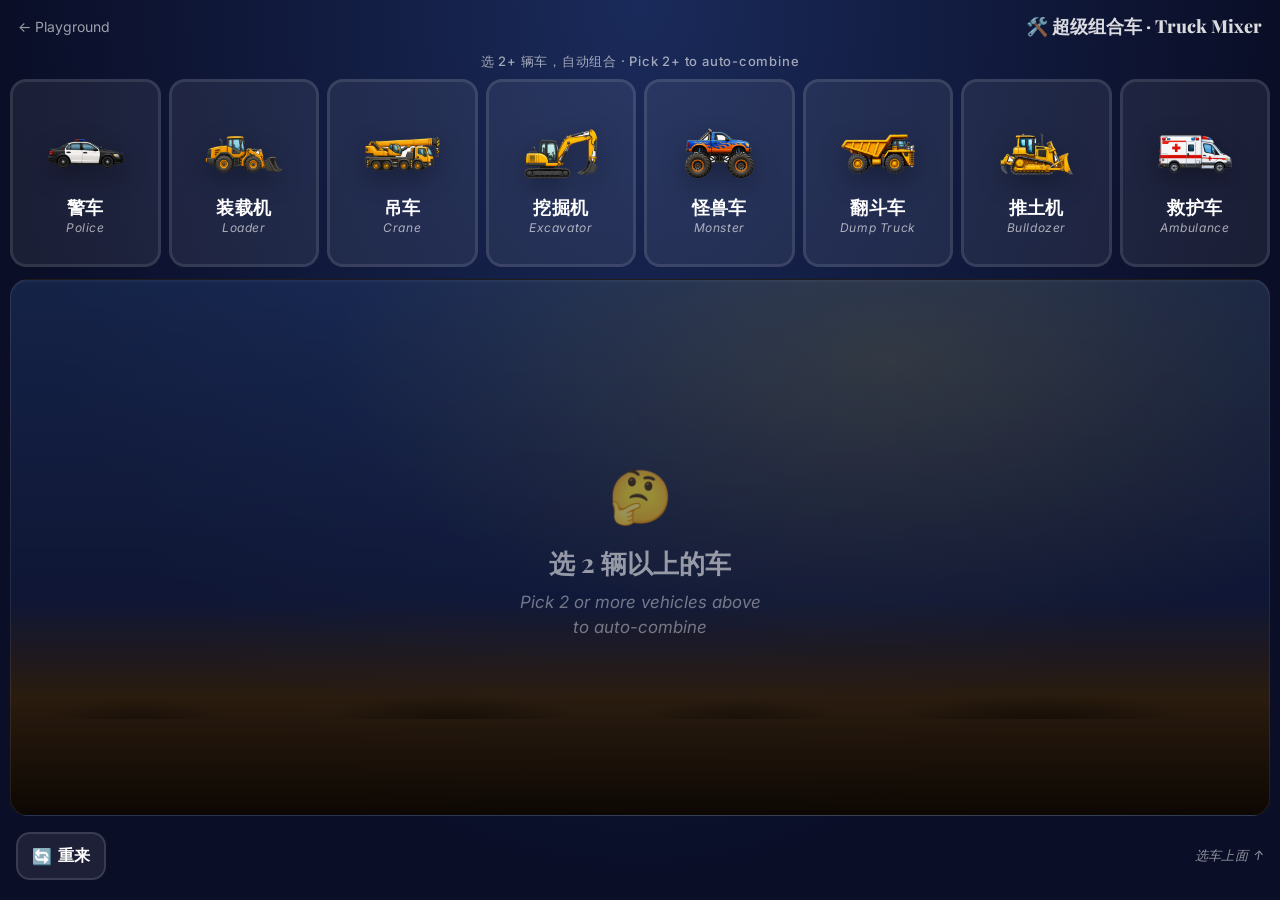
<file: docs/luckys-playground/truck-mixer.html>
<!DOCTYPE html>
<html lang="zh-CN">
<head>
<meta charset="UTF-8">
<meta name="viewport" content="width=device-width, initial-scale=1.0, maximum-scale=1.0, user-scalable=no, viewport-fit=cover">
<meta name="apple-mobile-web-app-capable" content="yes">
<meta name="theme-color" content="#0a0e27">
<title>🛠️ Lucky's Truck Mixer · 超级组合车</title>
    <meta property="og:title" content="🛠️ Lucky&#x27;s Truck Mixer · 超级组合车">
    <meta property="og:description" content="好主意 2.0：场景驱动育儿、亲子共创与长期主义家庭实验。">
    <meta property="og:image" content="https://goodideas2.autozyx.com/assets/avatar.png">
    <meta property="og:type" content="website">
    <meta property="og:url" content="https://goodideas2.autozyx.com/luckys-playground/truck-mixer.html">
    <meta name="twitter:card" content="summary_large_image">
<link rel="preconnect" href="https://fonts.googleapis.com">
<link rel="preconnect" href="https://fonts.gstatic.com" crossorigin>
<link href="https://fonts.googleapis.com/css2?family=Inter:wght@400;500;600;700;800&family=Playfair+Display:wght@700;800&display=swap" rel="stylesheet">
<style>
  :root {
    --accent: #ffcb05;
    --accent-2: #ff8a05;
    --red: #ff2040;
    --blue: #2060ff;
    --green: #4ade80;
  }

  *, *::before, *::after {
    margin: 0; padding: 0; box-sizing: border-box;
    -webkit-tap-highlight-color: transparent;
    -webkit-touch-callout: none;
    -webkit-user-select: none;
    user-select: none;
  }

  html, body {
    width: 100%; height: 100%;
    overflow: hidden;
    font-family: 'Inter', -apple-system, BlinkMacSystemFont, "PingFang SC", "Microsoft YaHei", sans-serif;
    color: #fff;
    touch-action: manipulation;
    background: radial-gradient(ellipse at top, #1a2a5a 0%, #0a0e27 70%);
  }
  body {
    display: flex; flex-direction: column;
    padding: env(safe-area-inset-top, 0) env(safe-area-inset-right, 0)
             env(safe-area-inset-bottom, 0) env(safe-area-inset-left, 0);
  }

  .topbar {
    display: flex; align-items: center; justify-content: space-between;
    padding: 14px 18px 6px; font-size: 14px; opacity: 0.85;
    min-width: 0;
  }
  .topbar a { color: inherit; opacity: 0.7; text-decoration: none; flex: 0 0 auto; }
  .topbar a:hover { opacity: 1; }
  .topbar .title {
    font-family: 'Playfair Display', Georgia, serif;
    font-weight: 800; font-size: clamp(14px, 3.4vw, 18px);
    white-space: nowrap;
    overflow: hidden; text-overflow: ellipsis;
    max-width: calc(100vw - 130px);
    min-width: 0;
  }

  .label-row {
    text-align: center; font-size: 13px; opacity: 0.6;
    padding: 8px 16px 4px; letter-spacing: 0.06em; font-weight: 500;
  }

  .vehicles {
    display: grid;
    grid-template-columns: repeat(4, 1fr);
    gap: 8px; padding: 4px 10px 6px;
    max-width: 1400px; margin: 0 auto; width: 100%;
  }
  @media (min-width: 720px) {
    .vehicles { grid-template-columns: repeat(8, 1fr); }
  }
  .vehicle-card {
    aspect-ratio: 5 / 6;
    min-height: 80px;
    background: rgba(255,255,255,0.07);
    border: 3px solid rgba(255,255,255,0.10);
    border-radius: 16px;
    display: flex; flex-direction: column;
    align-items: center; justify-content: center;
    cursor: pointer; padding: 8px 4px 6px; position: relative; gap: 4px;
    transition: transform .2s, background .2s, border-color .2s, box-shadow .2s;
  }
  .vehicle-card:active { transform: scale(.94); }
  .vehicle-card:hover { background: rgba(255,255,255,0.12); }
  .vehicle-card.selected {
    border-color: var(--accent);
    background: rgba(255,203,5,0.18);
    box-shadow: 0 0 24px rgba(255,203,5,0.3);
  }
  .vehicle-card.selected::after {
    content: '✓'; position: absolute;
    top: 5px; right: 6px;
    background: var(--green); color: #000;
    width: 20px; height: 20px; border-radius: 50%;
    font-size: 13px; font-weight: 900;
    display: flex; align-items: center; justify-content: center;
    box-shadow: 0 2px 6px rgba(0,0,0,0.3);
  }
  .vehicle-card .v-icon {
    width: 96%;
    max-width: 120px;
    height: auto; aspect-ratio: 10/6;
    flex-shrink: 0;
  }
  .vehicle-card img.v-icon {
    object-fit: contain;
    filter: drop-shadow(0 8px 12px rgba(0,0,0,0.30));
  }
  .vehicle-card .v-cn {
    font-size: clamp(12px, 3.4vw, 18px);
    font-weight: 800; line-height: 1.1;
    letter-spacing: 0.02em;
  }
  .vehicle-card .v-en {
    font-family: 'Inter', sans-serif;
    font-size: clamp(9px, 2.2vw, 12px);
    opacity: 0.62; line-height: 1;
    letter-spacing: 0.05em; font-style: italic;
  }
  @media (min-width: 720px) {
    .vehicle-card { aspect-ratio: 4 / 5; padding: 10px 6px 8px; }
    .vehicle-card .v-icon { width: 100%; max-width: 142px; }
  }

  .stage {
    flex: 1; min-height: 0; position: relative; overflow: hidden;
    margin: 6px 10px; border-radius: 18px;
    background:
      radial-gradient(ellipse at 70% 15%, rgba(255,203,5,0.12) 0%, transparent 45%),
      linear-gradient(to bottom,
        rgba(30,52,98,0.55) 0%,
        rgba(18,26,58,0.75) 60%,
        rgba(48,30,10,0.85) 78%,
        rgba(14,8,2,0.95) 100%);
    border: 1px solid rgba(255,255,255,0.08);
    box-shadow: inset 0 2px 0 rgba(255,255,255,0.04);
  }
  .stage::before {
    content: '';
    position: absolute; left: 0; right: 0; bottom: 18%;
    height: 40px;
    background:
      radial-gradient(ellipse 130px 30px at 10% 100%, rgba(0,0,0,0.30) 0%, transparent 70%),
      radial-gradient(ellipse 180px 36px at 35% 100%, rgba(0,0,0,0.38) 0%, transparent 70%),
      radial-gradient(ellipse 140px 30px at 58% 100%, rgba(0,0,0,0.32) 0%, transparent 70%),
      radial-gradient(ellipse 210px 38px at 82% 100%, rgba(0,0,0,0.40) 0%, transparent 70%);
    pointer-events: none;
  }

  .placeholder {
    position: absolute; inset: 0;
    display: flex; flex-direction: column;
    align-items: center; justify-content: center;
    font-family: 'Playfair Display', Georgia, serif;
    font-size: clamp(17px, 4.5vw, 26px);
    font-weight: 700; line-height: 1.5;
    opacity: 0.55; text-align: center; padding: 20px; z-index: 2;
  }
  .placeholder .big { font-size: 2em; display: block; margin-bottom: 10px; }
  .placeholder .hint {
    font-family: 'Inter', sans-serif;
    font-weight: 400; font-size: 0.65em; font-style: italic;
    display: block; margin-top: 8px; opacity: 0.75;
  }
  .placeholder.hidden { display: none; }

  .result {
    position: absolute; inset: 0;
    display: block;
    opacity: 0; pointer-events: none; z-index: 3;
  }
  .result.show { opacity: 1; pointer-events: auto; }

  .result-name {
    position: absolute;
    left: 0; right: 0; top: 0;
    padding: 14px 16px 32px; text-align: center; z-index: 5;
    background: linear-gradient(to bottom, rgba(8, 12, 28, 0.76), rgba(8, 12, 28, 0));
    pointer-events: none;
  }
  .result-name .cn {
    font-family: 'Playfair Display', Georgia, "Noto Serif SC", serif;
    font-size: clamp(22px, 5.6vw, 34px); font-weight: 800;
    letter-spacing: 0.03em;
    color: #ffd670;
    -webkit-text-fill-color: #ffd670;
    line-height: 1.15;
    text-shadow: 0 2px 12px rgba(0,0,0,0.25);
  }
  .result-name .en {
    font-family: 'Inter', sans-serif;
    font-size: clamp(12px, 3.1vw, 16px);
    font-weight: 500; font-style: italic;
    color: rgba(255,255,255,0.72);
    margin-top: 4px; letter-spacing: 0.04em;
  }
  .result.show .result-name { opacity: 1; transform: none; }
  @keyframes nameAppear {
    0%   { opacity: 0; transform: translateY(-10px); }
    100% { opacity: 1; transform: translateY(0); }
  }

  .truck-scene {
    position: absolute;
    inset: 0;
    display: flex; align-items: flex-end; justify-content: center;
    overflow: hidden;
  }
  .truck-scene::before {
    content: '';
    position: absolute;
    inset: 0;
    background-image: url("assets/lucky-playground-assets-final-50-v2/construction-road-night.png");
    background-size: auto 100%;
    background-position: 0 center;
    background-repeat: repeat-x;
    opacity: 0.98;
    z-index: 0;
    pointer-events: none;
  }
  .stage.running .truck-scene::before {
    animation: finalSceneFlow 5.4s linear infinite;
  }
  @keyframes finalSceneFlow {
    from { background-position: 0 center; }
    to   { background-position: -1024px center; }
  }

  /* ============ Full-width road with edge-to-edge lane lines ============ */
  .road-layer {
    position: absolute; left: 0; right: 0; bottom: 0;
    height: 34%;
    background: transparent;
    border-top: 0;
    z-index: 1; pointer-events: none;
  }
  .road-layer::before {
    /* Top curb stripe */
    content: ''; position: absolute; left: 0; right: 0; top: 0;
    height: 6px;
    background: repeating-linear-gradient(to right,
      rgba(255,255,255,0.18) 0 8px,
      rgba(0,0,0,0.25) 8px 16px);
    opacity: 0.7;
    display: none;
  }
  .road-layer::after {
    /* Full-width animated lane dashes */
    content: ''; position: absolute; left: 0; right: 0; top: 56%;
    height: 7px; transform: translateY(-50%);
    background-image: repeating-linear-gradient(to right,
      var(--accent) 0 60px,
      transparent 60px 120px);
    background-size: 120px 100%;
    background-repeat: repeat-x;
    opacity: 0.48;
    filter: drop-shadow(0 1px 2px rgba(0,0,0,0.4));
  }
  .stage.running .road-layer::after {
    animation: laneFlow 0.55s linear infinite;
  }
  @keyframes laneFlow {
    from { background-position: 0 0; }
    to   { background-position: -120px 0; }
  }

  /* ============ Roadside decorations (buildings + lamp posts + signs) ============ */
  .scene-deco {
    position: absolute; left: 0; right: 0; bottom: 17%;
    height: 80%; pointer-events: none; z-index: 1;
    overflow: hidden;
    display: none;
  }

  /* Far layer: distant city skyline (parallax slow) */
  .buildings-layer {
    position: absolute; left: 0; bottom: 0;
    width: 200%; height: 46%;  /* bigger than before */
    opacity: 0.85;
  }
  .buildings-layer svg {
    width: 100%; height: 100%; display: block;
  }
  .stage.running .buildings-layer {
    animation: scrollFar 18s linear infinite;
  }
  @keyframes scrollFar {
    from { transform: translateX(0); }
    to   { transform: translateX(-50%); }
  }

  /* Mid layer: closer trees/buildings (parallax medium) */
  .trees-layer {
    position: absolute; left: 0; bottom: 0;
    width: 200%; height: 30%;
    opacity: 0.85;
  }
  .trees-layer svg { width: 100%; height: 100%; display: block; }
  .stage.running .trees-layer {
    animation: scrollMid 10s linear infinite;
  }
  @keyframes scrollMid {
    from { transform: translateX(0); }
    to   { transform: translateX(-50%); }
  }

  /* Near layer: lamp posts + road signs (parallax fast, same as road) */
  .roadside-layer {
    position: absolute; left: 0; bottom: 0;
    width: 200%; height: 70%;
  }
  .stage.running .roadside-layer {
    animation: scrollNear 6s linear infinite;
  }
  @keyframes scrollNear {
    from { transform: translateX(0); }
    to   { transform: translateX(-50%); }
  }

  .lamp-post {
    position: absolute; bottom: 0;
    width: 4px; height: 42%;
    background: linear-gradient(to bottom, #2a2a2a 0%, #1a1a1a 100%);
  }
  .lamp-post::before {
    content: ''; position: absolute; top: -10px; left: -16px;
    width: 36px; height: 13px;
    border-radius: 4px 4px 2px 2px;
    background: linear-gradient(to bottom, #3a3a3a 0%, #1a1a1a 100%);
    border: 1px solid #0a0a0a;
  }
  .lamp-post::after {
    content: ''; position: absolute; top: -2px; left: -30px;
    width: 64px; height: 30px;
    background: radial-gradient(ellipse, rgba(255,220,130,0.55) 0%, transparent 70%);
    opacity: 0.9;
  }
  .road-sign {
    position: absolute; bottom: 20%;
    width: 44px; height: 32px;
    background: #1a4a9a;
    border: 2px solid #111;
    border-radius: 3px;
    box-shadow: 0 3px 8px rgba(0,0,0,0.5);
    display: flex; align-items: center; justify-content: center;
    font-family: 'Inter', sans-serif;
    font-size: 11px; font-weight: 900; color: #fff;
    letter-spacing: 0.08em;
  }
  .road-sign::before {
    content: ''; position: absolute; bottom: -22px; left: 50%;
    transform: translateX(-50%);
    width: 3px; height: 22px;
    background: #1a1a1a;
  }
  .road-sign.stop { background: #d23a1a; }
  .road-sign.yield { background: #d2a320; color: #111; }
  .road-sign.highway { background: #1a7a3a; font-size: 10px; }

  /* ============ Truck SVG ============ */
  .asset-vehicle-stack {
    position: absolute;
    left: 50%;
    bottom: 10%;
    width: min(86vw, 880px);
    height: min(56vh, 460px);
    transform: translateX(-50%);
    z-index: 2;
    pointer-events: none;
    display: none;
  }
  .asset-vehicle {
    position: absolute;
    left: var(--asset-x, 50%);
    bottom: var(--asset-drop, -22%);
    width: var(--asset-width, 92%);
    max-height: 100%;
    object-fit: contain;
    object-position: center bottom;
    transform: translateX(-50%);
    display: none;
    filter:
      drop-shadow(0 18px 18px rgba(0,0,0,0.45))
      drop-shadow(0 4px 0 rgba(0,0,0,0.18));
  }
  .asset-ground-shadow {
    position: absolute;
    left: 50%;
    bottom: 1%;
    width: min(58vw, 620px);
    height: 30px;
    transform: translateX(-50%);
    border-radius: 50%;
    background: radial-gradient(ellipse, rgba(0,0,0,0.48) 0%, rgba(0,0,0,0.18) 45%, transparent 74%);
    display: none;
  }
  .asset-module-strip {
    position: absolute;
    left: 50%;
    top: 16%;
    width: min(92%, 760px);
    transform: translateX(-50%);
    display: flex;
    justify-content: center;
    align-items: center;
    gap: 7px;
    flex-wrap: wrap;
    z-index: 7;
    pointer-events: none;
  }
  .asset-feature-chip {
    padding: 7px 10px;
    border-radius: 999px;
    background: rgba(255,255,255,0.92);
    color: #111;
    font-size: clamp(12px, 2.4vw, 15px);
    font-weight: 900;
    box-shadow: 0 8px 18px rgba(0,0,0,0.22);
    display: none;
    align-items: center;
    line-height: 1;
    white-space: nowrap;
  }
  .asset-module {
    position: absolute;
    display: none;
    object-fit: contain;
    pointer-events: none;
    z-index: 4;
    filter:
      drop-shadow(0 12px 12px rgba(0,0,0,0.34))
      drop-shadow(0 2px 0 rgba(0,0,0,0.18));
  }
  .asset-module-police {
    top: 35%;
    left: 50%;
    width: 18%;
    transform: translateX(-50%);
  }
  .asset-module-loader {
    right: 4%;
    bottom: -6%;
    width: 24%;
    transform: rotate(-2deg);
  }
  .asset-module-crane {
    right: 10%;
    top: 10%;
    width: 30%;
  }
  .asset-module-excavator {
    right: 7%;
    top: 18%;
    width: 24%;
  }
  .asset-module-wheel {
    bottom: 3%;
    width: 17%;
    z-index: 5;
  }
  .asset-module-wheel.rear { left: 29%; }
  .asset-module-wheel.front { right: 20%; }
  .has-police .asset-module-police,
  .has-crane .asset-module-crane,
  .has-excavator .asset-module-excavator,
  .has-monster .asset-module-wheel { display: block; }
  .primary-police .asset-module-police,
  .primary-loader .asset-module-loader,
  .primary-crane .asset-module-crane,
  .primary-excavator .asset-module-excavator,
  .primary-monster .asset-module-wheel { display: none; }
  .primary-monster .asset-vehicle-stack,
  .primary-loader .asset-vehicle-stack,
  .primary-crane .asset-vehicle-stack,
  .primary-excavator .asset-vehicle-stack,
  .primary-dumptruck .asset-vehicle-stack,
  .primary-bulldozer .asset-vehicle-stack,
  .primary-ambulance .asset-vehicle-stack { display: block; }
  .primary-monster .asset-monster,
  .primary-loader .asset-loader,
  .primary-crane .asset-crane,
  .primary-excavator .asset-excavator,
  .primary-dumptruck .asset-dumptruck,
  .primary-bulldozer .asset-bulldozer,
  .primary-ambulance .asset-ambulance,
  .primary-monster .asset-ground-shadow,
  .primary-loader .asset-ground-shadow,
  .primary-crane .asset-ground-shadow,
  .primary-excavator .asset-ground-shadow,
  .primary-dumptruck .asset-ground-shadow,
  .primary-bulldozer .asset-ground-shadow,
  .primary-ambulance .asset-ground-shadow { display: block; }
  .primary-monster .asset-monster { --asset-drop: -20%; --asset-width: 84%; }
  .primary-loader .asset-loader { --asset-drop: -27%; --asset-width: 90%; }
  .primary-crane .asset-crane { --asset-drop: -29%; --asset-width: 98%; }
  .primary-excavator .asset-excavator { --asset-drop: -19%; --asset-width: 88%; }
  .primary-dumptruck .asset-dumptruck { --asset-drop: -27%; --asset-width: 90%; }
  .primary-bulldozer .asset-bulldozer { --asset-drop: -24%; --asset-width: 92%; }
  .primary-ambulance .asset-ambulance { --asset-drop: -31%; --asset-width: 88%; }
  @media (max-width: 640px) {
    .asset-vehicle-stack {
      width: 100%;
      height: min(42vh, 300px);
      bottom: 17%;
    }
    .primary-monster .asset-monster { --asset-drop: -18%; --asset-width: 86%; }
    .primary-loader .asset-loader { --asset-drop: -22%; --asset-width: 55%; --asset-x: 42%; }
    .primary-crane .asset-crane { --asset-drop: -24%; --asset-width: 86%; }
    .primary-excavator .asset-excavator { --asset-drop: -16%; --asset-width: 78%; }
    .primary-dumptruck .asset-dumptruck { --asset-drop: -23%; --asset-width: 84%; }
    .primary-bulldozer .asset-bulldozer { --asset-drop: -20%; --asset-width: 86%; }
    .primary-ambulance .asset-ambulance { --asset-drop: -27%; --asset-width: 82%; }
    .asset-module-police { top: 34%; width: 22%; }
    .asset-module-strip { top: 16%; gap: 5px; }
    .asset-feature-chip { font-size: 11px; padding: 5px 8px; }
    .asset-module-loader { right: 3%; bottom: -3%; width: 24%; }
    .asset-module-crane { right: 8%; top: 13%; width: 31%; }
    .asset-module-excavator { right: 6%; top: 20%; width: 25%; }
    .asset-module-wheel { width: 18%; bottom: 5%; }
  }
  .primary-monster #hybridTruck,
  .primary-loader #hybridTruck,
  .primary-crane #hybridTruck,
  .primary-excavator #hybridTruck,
  .primary-dumptruck #hybridTruck,
  .primary-bulldozer #hybridTruck,
  .primary-ambulance #hybridTruck { display: none; }
  .result.show.has-police:not(.primary-police) .asset-chip-police,
  .result.show.has-loader:not(.primary-loader) .asset-chip-loader,
  .result.show.has-crane:not(.primary-crane) .asset-chip-crane,
  .result.show.has-excavator:not(.primary-excavator) .asset-chip-excavator,
  .result.show.has-bulldozer:not(.primary-bulldozer) .asset-chip-dozer,
  .result.show.has-dumptruck:not(.primary-dumptruck) .asset-chip-dumptruck,
  .result.show.has-ambulance:not(.primary-ambulance) .asset-chip-ambulance,
  .result.show.has-monster:not(.primary-monster) .asset-chip-monster { display: inline-flex; }
  .result.show .asset-vehicle-stack {
    animation: assetTruckAppear .65s cubic-bezier(.34,1.56,.50,1) both;
  }
  @keyframes assetTruckAppear {
    0%   { opacity: 0; transform: translateX(-50%) scale(.5) translateY(30px); }
    60%  { opacity: 1; transform: translateX(-50%) scale(1.04) translateY(-2px); }
    100% { opacity: 1; transform: translateX(-50%) scale(1) translateY(0); }
  }
  #hybridTruck {
    width: 100%; max-width: 1100px;
    height: auto; display: block; max-height: 100%;
    filter: drop-shadow(0 -6px 20px rgba(0,0,0,0.4));
    transform-origin: center bottom;
    position: relative; z-index: 2;
    /* Pull truck down so wheels kiss the CSS road top */
    margin-bottom: -2%;
  }
  .result.show #hybridTruck {
    animation: truckAppear .65s cubic-bezier(.34,1.56,.50,1) both;
  }
  @keyframes truckAppear {
    0%   { opacity: 0; transform: scale(.5) translateY(30px); }
    60%  { opacity: 1; transform: scale(1.04) translateY(-2px); }
    100% { opacity: 1; transform: scale(1) translateY(0); }
  }

  /* ============ Obstacles (crushed by the front wheel / front blade) ============
     The truck is centered in the scene and its front (right-facing) is
     roughly 28-30% right-of-center. Obstacles enter from the right, travel
     leftward at the same rate as the road lane dashes, and the crush keyframe
     fires right around the truck's front wheel position.
  */
  .obstacle {
    position: absolute;
    bottom: 15.5%;
    left: 100%;
    width: clamp(48px, 8vw, 76px);
    height: clamp(48px, 8vw, 76px);
    z-index: 3;
    display: none;
    will-change: transform;
    transform-origin: 50% 100%;
  }
  .primary-monster.show .obstacle,
  .primary-loader.show .obstacle,
  .primary-bulldozer.show .obstacle { display: block; }
  .obstacle img { width: 100%; height: 100%; display: block; object-fit: contain; filter: drop-shadow(0 8px 8px rgba(0,0,0,0.45)); }
  .obstacle-a { animation: obstacleRun 6s linear infinite; }
  .obstacle-b { animation: obstacleRun 6s linear infinite 1.2s; }
  .obstacle-c { animation: obstacleRun 6s linear infinite 2.4s; }
  .obstacle-d { animation: obstacleRun 6s linear infinite 3.6s; }
  .obstacle-e { animation: obstacleRun 6s linear infinite 4.8s; }

  /* Phase breakdown:
     The obstacle starts at the right edge. Around 42vw leftward travel it
     reaches the vehicle front wheel / blade, then collapses forward.
  */
  @keyframes obstacleRun {
    0%   { transform: translateX(0) translateY(0) rotate(0) scale(1);        opacity: 1; }
    36%  { transform: translateX(-36vw) translateY(0) rotate(0) scale(1);    opacity: 1; }
    42%  { transform: translateX(-42vw) translateY(0) rotate(0) scale(1);    opacity: 1; }
    47%  { transform: translateX(-47vw) translateY(18px) rotate(28deg) scale(0.8, 0.35); opacity: 0.8; }
    53%  { transform: translateX(-53vw) translateY(22px) rotate(78deg) scale(0.4, 0.15); opacity: 0.35; }
    58%  { transform: translateX(-58vw) translateY(24px) rotate(180deg) scale(0.1, 0.05); opacity: 0; }
    100% { transform: translateX(-110vw) rotate(180deg) scale(0);            opacity: 0; }
  }

  /* ==== Flashing police lights ==== */
  @keyframes redFlash  {
    0%, 40%   { fill: #ff2040; filter: drop-shadow(0 0 10px #ff2040) drop-shadow(0 0 22px #ff2040); }
    50%, 100% { fill: #3a0c18; filter: none; }
  }
  @keyframes blueFlash {
    0%, 40%   { fill: #2060ff; filter: drop-shadow(0 0 10px #2060ff) drop-shadow(0 0 22px #2060ff); }
    50%, 100% { fill: #0a1040; filter: none; }
  }
  .has-police .flash-red  { animation: redFlash  .5s infinite; }
  .has-police .flash-blue { animation: blueFlash .5s infinite .25s; }

  /* ==== Chassis / Overlay visibility rules ==== */
  .chassis { display: none; }
  .primary-police    .chassis-police    { display: inline; }
  .primary-monster   .chassis-monster   { display: inline; }
  .primary-loader    .chassis-loader    { display: inline; }
  .primary-crane     .chassis-crane     { display: inline; }
  .primary-excavator .chassis-excavator { display: inline; }
  .primary-dumptruck .chassis-dumptruck { display: inline; }
  .primary-bulldozer .chassis-bulldozer { display: inline; }
  .primary-ambulance .chassis-ambulance { display: inline; }
  /* New chassis: show standard police overlay when police selected */
  .primary-dumptruck.has-police .chassis-dumptruck .attach-police { display: inline; }
  .primary-bulldozer.has-police .chassis-bulldozer .attach-police { display: inline; }
  .primary-ambulance.has-police .chassis-ambulance .attach-police { display: inline; }
  /* New chassis standard/monster wheels */
  .primary-dumptruck .chassis-dumptruck .attach-standard-wheels { display: inline; }
  .primary-bulldozer .chassis-bulldozer .tracks-base { display: inline; }
  .primary-ambulance .chassis-ambulance .attach-standard-wheels { display: inline; }
  .primary-dumptruck.has-monster .chassis-dumptruck .attach-monster-wheels { display: inline; }
  .primary-dumptruck.has-monster .chassis-dumptruck .attach-standard-wheels { display: none; }
  .primary-ambulance.has-monster .chassis-ambulance .attach-monster-wheels { display: inline; }
  .primary-ambulance.has-monster .chassis-ambulance .attach-standard-wheels { display: none; }

  /* Each chassis has native attachment slots that light up when that addon is selected (non-primary) */
  [class*="attach-"] { display: none; }

  .primary-police.has-loader    .chassis-police .attach-loader    { display: inline; }
  .primary-police.has-crane     .chassis-police .attach-crane     { display: inline; }
  .primary-police.has-excavator .chassis-police .attach-excavator { display: inline; }
  .primary-police.has-monster   .chassis-police .attach-monster-wheels { display: inline; }
  .primary-police.has-monster   .chassis-police .attach-standard-wheels { display: none; }
  .primary-police .chassis-police .attach-standard-wheels { display: inline; }

  .primary-monster.has-police    .chassis-monster .attach-police    { display: inline; }
  .primary-monster.has-loader    .chassis-monster .attach-loader    { display: inline; }
  .primary-monster.has-crane     .chassis-monster .attach-crane     { display: inline; }
  .primary-monster.has-excavator .chassis-monster .attach-excavator { display: inline; }

  .primary-loader.has-police    .chassis-loader .attach-police    { display: inline; }
  .primary-loader.has-crane     .chassis-loader .attach-crane     { display: inline; }
  .primary-loader.has-excavator .chassis-loader .attach-excavator { display: inline; }
  .primary-loader.has-monster   .chassis-loader .attach-monster-wheels { display: inline; }
  .primary-loader.has-monster   .chassis-loader .attach-standard-wheels { display: none; }
  .primary-loader .chassis-loader .attach-standard-wheels { display: inline; }

  .primary-crane.has-police    .chassis-crane .attach-police    { display: inline; }
  .primary-crane.has-loader    .chassis-crane .attach-loader    { display: inline; }
  .primary-crane.has-excavator .chassis-crane .attach-excavator { display: inline; }
  .primary-crane.has-monster   .chassis-crane .attach-monster-wheels { display: inline; }
  .primary-crane.has-monster   .chassis-crane .attach-standard-wheels { display: none; }
  .primary-crane .chassis-crane .attach-standard-wheels { display: inline; }

  .primary-excavator.has-police { }
  .primary-excavator.has-police    .chassis-excavator .attach-police    { display: inline; }
  .primary-excavator.has-loader    .chassis-excavator .attach-loader    { display: inline; }
  .primary-excavator.has-crane     .chassis-excavator .attach-crane     { display: inline; }
  /* excavator is tracked: monster overlay would be big wheels replacing tracks */
  .primary-excavator.has-monster   .chassis-excavator .attach-monster-wheels { display: inline; }
  .primary-excavator.has-monster   .chassis-excavator .tracks-base { display: none; }

  /* ==== Gentle animations for active features ==== */
  @keyframes craneSway {
    0%, 100% { transform: rotate(0); }
    50%      { transform: rotate(-1.2deg); }
  }
  @keyframes digMotion {
    0%, 100% { transform: rotate(0); }
    50%      { transform: rotate(-2.5deg); }
  }
  @keyframes scoopMotion {
    0%, 100% { transform: translateY(0); }
    50%      { transform: translateY(-4px); }
  }
  @keyframes monsterBounce {
    0%, 100% { transform: translateY(0) rotate(0); }
    50%      { transform: translateY(-3px) rotate(.4deg); }
  }

  .has-crane .crane-arm {
    transform-origin: 490px 270px;
    animation: craneSway 2s ease-in-out infinite;
  }
  .has-excavator .excavator-arm {
    transform-origin: 230px 260px;
    animation: digMotion 2.5s ease-in-out infinite;
  }
  .has-loader .loader-bucket-anim {
    animation: scoopMotion 2.2s ease-in-out infinite;
  }
  .primary-monster .truck-bounce {
    animation: monsterBounce 1.1s ease-in-out infinite;
  }

  /* ==== Bottom bar ==== */
  .bottombar {
    display: flex; align-items: center; justify-content: space-between;
    gap: 12px; padding: 10px 16px 20px;
  }
  .btn-reset {
    min-width: 56px; height: 48px;
    padding: 0 14px; border-radius: 14px;
    background: rgba(255,255,255,0.08);
    border: 2px solid rgba(255,255,255,0.12);
    cursor: pointer; color: #fff;
    font-size: 16px; font-family: inherit; font-weight: 600;
    transition: transform .12s, background .12s;
    display: flex; align-items: center; gap: 6px;
  }
  .btn-reset:hover { background: rgba(255,255,255,0.15); }
  .btn-reset:active { transform: scale(.92); }

  .status-hint {
    flex: 1; text-align: right;
    font-size: 13px; font-style: italic; opacity: 0.55;
    letter-spacing: 0.03em; transition: color .2s;
  }
  .status-hint.pending { color: var(--accent); opacity: 0.85; }
  .status-hint .dot {
    display: inline-block;
    width: 6px; height: 6px; background: var(--accent);
    border-radius: 50%; margin-right: 4px; vertical-align: middle;
    animation: pendingPulse .8s infinite alternate;
  }
  .status-hint:not(.pending) .dot { display: none; }
  @keyframes pendingPulse {
    from { transform: scale(.7); opacity: 0.5; }
    to   { transform: scale(1.1); opacity: 1; }
  }

  /* ==== Responsive ==== */
  @media (max-width: 380px) {
    .vehicle-card .v-icon { width: 86%; height: auto; max-height: 42px; }
    .vehicle-card .v-cn { font-size: 12px; }
    .vehicle-card .v-en { font-size: 9px; }
    .btn-reset { font-size: 14px; height: 44px; }
    .status-hint { font-size: 11px; }
  }
  @media (max-height: 640px) {
    .vehicles { padding: 2px 10px 4px; gap: 6px; }
    .vehicle-card { min-height: 60px; }
    .label-row { padding: 4px 16px 0; font-size: 11px; }
    .bottombar { padding: 6px 14px 12px; }
    .btn-reset { height: 44px; }
  }
</style>
</head>
<body>

<div class="topbar">
  <a href="./">← Playground</a>
  <div class="title">🛠️ 超级组合车 · Truck Mixer</div>
</div>

<div class="label-row">选 2+ 辆车，自动组合 · Pick 2+ to auto-combine</div>

<!-- ============================ VEHICLE CARDS ============================ -->
<div class="vehicles" id="vehicleCards">
  <div class="vehicle-card" data-vehicle="police">
    <img class="v-icon" src="assets/generated-demo/police-us.png" alt="Police car">
    <div class="v-cn">警车</div>
    <div class="v-en">Police</div>
  </div>

  <div class="vehicle-card" data-vehicle="loader">
    <img class="v-icon" src="assets/generated-demo/wheel-loader.png" alt="Wheel loader">
    <div class="v-cn">装载机</div>
    <div class="v-en">Loader</div>
  </div>

  <div class="vehicle-card" data-vehicle="crane">
    <img class="v-icon" src="assets/generated-demo/mobile-crane.png" alt="Mobile crane">
    <div class="v-cn">吊车</div>
    <div class="v-en">Crane</div>
  </div>

  <div class="vehicle-card" data-vehicle="excavator">
    <img class="v-icon" src="assets/generated-demo/excavator.png" alt="Excavator">
    <div class="v-cn">挖掘机</div>
    <div class="v-en">Excavator</div>
  </div>

  <div class="vehicle-card" data-vehicle="monster">
    <img class="v-icon" src="assets/generated-demo/monster-truck.png" alt="Monster truck">
    <div class="v-cn">怪兽车</div>
    <div class="v-en">Monster</div>
  </div>

  <div class="vehicle-card" data-vehicle="dumptruck">
    <img class="v-icon" src="assets/lucky-playground-assets-final-50-v2/dump-truck.png" alt="Dump truck">
    <div class="v-cn">翻斗车</div>
    <div class="v-en">Dump Truck</div>
  </div>

  <div class="vehicle-card" data-vehicle="bulldozer">
    <img class="v-icon" src="assets/lucky-playground-assets-final-50-v2/bulldozer.png" alt="Bulldozer">
    <div class="v-cn">推土机</div>
    <div class="v-en">Bulldozer</div>
  </div>

  <div class="vehicle-card" data-vehicle="ambulance">
    <img class="v-icon" src="assets/lucky-playground-assets-final-50-v2/ambulance.png" alt="Ambulance">
    <div class="v-cn">救护车</div>
    <div class="v-en">Ambulance</div>
  </div>
</div>

<!-- ============================ STAGE ============================ -->
<div class="stage">
  <div class="placeholder" id="placeholder">
    <span class="big">🤔</span>
    选 2 辆以上的车
    <span class="hint">Pick 2 or more vehicles above<br>to auto-combine</span>
  </div>

  <div class="result" id="result">
    <div class="result-name">
      <div class="cn" id="resultCn"></div>
      <div class="en" id="resultEn"></div>
    </div>
    <div class="truck-scene">
    <!-- Layered parallax scenery: buildings (far, slow) / trees (mid) / lamp posts + signs (near, fast) -->
    <div class="scene-deco">
      <!-- FAR: city skyline – 2 copies tiled for seamless loop -->
      <div class="buildings-layer">
        <svg viewBox="0 0 2400 220" preserveAspectRatio="none" xmlns="http://www.w3.org/2000/svg">
          <!-- Tile 1: 0-1200 -->
          <g fill="#1e1e2e">
            <rect x="0"   y="80"  width="90"  height="140"/>
            <rect x="80"  y="40"  width="110" height="180"/>
            <rect x="185" y="90"  width="75"  height="130"/>
            <rect x="255" y="10"  width="130" height="210"/>
            <rect x="380" y="70"  width="80"  height="150"/>
            <rect x="455" y="50"  width="95"  height="170"/>
            <rect x="545" y="100" width="70"  height="120"/>
            <rect x="610" y="20"  width="120" height="200"/>
            <rect x="725" y="90"  width="65"  height="130"/>
            <rect x="785" y="48"  width="105" height="172"/>
            <rect x="885" y="84"  width="80"  height="136"/>
            <rect x="960" y="0"   width="118" height="220"/>
            <rect x="1075" y="90" width="75"  height="130"/>
            <rect x="1145" y="60" width="60"  height="160"/>
          </g>
          <!-- Antenna spires -->
          <g stroke="#1e1e2e" stroke-width="3">
            <line x1="310" y1="10"  x2="310" y2="-10"/>
            <line x1="670" y1="20"  x2="670" y2="-5"/>
            <line x1="1020" y1="0" x2="1020" y2="-20"/>
          </g>
          <!-- Lit windows -->
          <g fill="#f5d070">
            <rect x="18"  y="94"  width="6" height="8"/><rect x="32"  y="120" width="6" height="8"/>
            <rect x="50"  y="140" width="6" height="8"/><rect x="68"  y="170" width="6" height="8"/>
            <rect x="100" y="60"  width="6" height="8"/><rect x="128" y="90"  width="6" height="8"/>
            <rect x="150" y="130" width="6" height="8"/><rect x="170" y="180" width="6" height="8"/>
            <rect x="200" y="110" width="6" height="8"/><rect x="225" y="160" width="6" height="8"/>
            <rect x="270" y="30"  width="6" height="8"/><rect x="300" y="80"  width="6" height="8"/>
            <rect x="330" y="130" width="6" height="8"/><rect x="360" y="180" width="6" height="8"/>
            <rect x="400" y="90"  width="6" height="8"/><rect x="430" y="160" width="6" height="8"/>
            <rect x="475" y="70"  width="6" height="8"/><rect x="510" y="130" width="6" height="8"/>
            <rect x="565" y="130" width="6" height="8"/><rect x="600" y="180" width="6" height="8"/>
            <rect x="635" y="50"  width="6" height="8"/><rect x="670" y="100" width="6" height="8"/>
            <rect x="705" y="160" width="6" height="8"/><rect x="745" y="130" width="6" height="8"/>
            <rect x="795" y="70"  width="6" height="8"/><rect x="830" y="120" width="6" height="8"/>
            <rect x="870" y="180" width="6" height="8"/><rect x="905" y="120" width="6" height="8"/>
            <rect x="940" y="180" width="6" height="8"/><rect x="980" y="40"  width="6" height="8"/>
            <rect x="1015" y="100" width="6" height="8"/><rect x="1055" y="170" width="6" height="8"/>
            <rect x="1090" y="130" width="6" height="8"/><rect x="1125" y="90"  width="6" height="8"/>
            <rect x="1160" y="160" width="6" height="8"/>
          </g>
          <!-- Tile 2: identical, translated +1200 -->
          <g transform="translate(1200 0)">
            <g fill="#1e1e2e">
              <rect x="0"   y="80"  width="90"  height="140"/>
              <rect x="80"  y="40"  width="110" height="180"/>
              <rect x="185" y="90"  width="75"  height="130"/>
              <rect x="255" y="10"  width="130" height="210"/>
              <rect x="380" y="70"  width="80"  height="150"/>
              <rect x="455" y="50"  width="95"  height="170"/>
              <rect x="545" y="100" width="70"  height="120"/>
              <rect x="610" y="20"  width="120" height="200"/>
              <rect x="725" y="90"  width="65"  height="130"/>
              <rect x="785" y="48"  width="105" height="172"/>
              <rect x="885" y="84"  width="80"  height="136"/>
              <rect x="960" y="0"   width="118" height="220"/>
              <rect x="1075" y="90" width="75"  height="130"/>
              <rect x="1145" y="60" width="60"  height="160"/>
            </g>
            <g stroke="#1e1e2e" stroke-width="3">
              <line x1="310" y1="10"  x2="310" y2="-10"/>
              <line x1="670" y1="20"  x2="670" y2="-5"/>
              <line x1="1020" y1="0" x2="1020" y2="-20"/>
            </g>
            <g fill="#f5d070">
              <rect x="18"  y="94"  width="6" height="8"/><rect x="32"  y="120" width="6" height="8"/>
              <rect x="50"  y="140" width="6" height="8"/><rect x="68"  y="170" width="6" height="8"/>
              <rect x="100" y="60"  width="6" height="8"/><rect x="128" y="90"  width="6" height="8"/>
              <rect x="150" y="130" width="6" height="8"/><rect x="170" y="180" width="6" height="8"/>
              <rect x="200" y="110" width="6" height="8"/><rect x="225" y="160" width="6" height="8"/>
              <rect x="270" y="30"  width="6" height="8"/><rect x="300" y="80"  width="6" height="8"/>
              <rect x="330" y="130" width="6" height="8"/><rect x="360" y="180" width="6" height="8"/>
              <rect x="400" y="90"  width="6" height="8"/><rect x="430" y="160" width="6" height="8"/>
              <rect x="475" y="70"  width="6" height="8"/><rect x="510" y="130" width="6" height="8"/>
              <rect x="565" y="130" width="6" height="8"/><rect x="600" y="180" width="6" height="8"/>
              <rect x="635" y="50"  width="6" height="8"/><rect x="670" y="100" width="6" height="8"/>
              <rect x="705" y="160" width="6" height="8"/><rect x="745" y="130" width="6" height="8"/>
              <rect x="795" y="70"  width="6" height="8"/><rect x="830" y="120" width="6" height="8"/>
              <rect x="870" y="180" width="6" height="8"/><rect x="905" y="120" width="6" height="8"/>
              <rect x="940" y="180" width="6" height="8"/><rect x="980" y="40"  width="6" height="8"/>
              <rect x="1015" y="100" width="6" height="8"/><rect x="1055" y="170" width="6" height="8"/>
              <rect x="1090" y="130" width="6" height="8"/><rect x="1125" y="90"  width="6" height="8"/>
              <rect x="1160" y="160" width="6" height="8"/>
            </g>
          </g>
        </svg>
      </div>

      <!-- MID: trees / small warehouses (parallax medium) -->
      <div class="trees-layer">
        <svg viewBox="0 0 2400 140" preserveAspectRatio="none" xmlns="http://www.w3.org/2000/svg">
          <g fill="#16281a">
            <!-- Tile 1 -->
            <circle cx="50"  cy="100" r="38"/><circle cx="42"  cy="118" r="26"/>
            <circle cx="180" cy="105" r="32"/><circle cx="172" cy="120" r="24"/>
            <circle cx="320" cy="95"  r="45"/><circle cx="340" cy="122" r="28"/>
            <circle cx="470" cy="108" r="30"/>
            <circle cx="600" cy="98"  r="40"/><circle cx="620" cy="125" r="25"/>
            <circle cx="760" cy="100" r="35"/>
            <circle cx="900" cy="92"  r="44"/><circle cx="920" cy="122" r="26"/>
            <circle cx="1060" cy="105" r="32"/>
            <circle cx="1180" cy="100" r="36"/>
          </g>
          <g fill="#16281a" transform="translate(1200 0)">
            <circle cx="50"  cy="100" r="38"/><circle cx="42"  cy="118" r="26"/>
            <circle cx="180" cy="105" r="32"/><circle cx="172" cy="120" r="24"/>
            <circle cx="320" cy="95"  r="45"/><circle cx="340" cy="122" r="28"/>
            <circle cx="470" cy="108" r="30"/>
            <circle cx="600" cy="98"  r="40"/><circle cx="620" cy="125" r="25"/>
            <circle cx="760" cy="100" r="35"/>
            <circle cx="900" cy="92"  r="44"/><circle cx="920" cy="122" r="26"/>
            <circle cx="1060" cy="105" r="32"/>
            <circle cx="1180" cy="100" r="36"/>
          </g>
          <!-- tree trunks -->
          <g fill="#2a1810">
            <rect x="48"   y="115" width="5" height="22"/>
            <rect x="178"  y="115" width="5" height="22"/>
            <rect x="318"  y="115" width="5" height="22"/>
            <rect x="468"  y="115" width="5" height="22"/>
            <rect x="598"  y="115" width="5" height="22"/>
            <rect x="758"  y="115" width="5" height="22"/>
            <rect x="898"  y="115" width="5" height="22"/>
            <rect x="1058" y="115" width="5" height="22"/>
            <rect x="1178" y="115" width="5" height="22"/>
          </g>
          <g fill="#2a1810" transform="translate(1200 0)">
            <rect x="48"   y="115" width="5" height="22"/>
            <rect x="178"  y="115" width="5" height="22"/>
            <rect x="318"  y="115" width="5" height="22"/>
            <rect x="468"  y="115" width="5" height="22"/>
            <rect x="598"  y="115" width="5" height="22"/>
            <rect x="758"  y="115" width="5" height="22"/>
            <rect x="898"  y="115" width="5" height="22"/>
            <rect x="1058" y="115" width="5" height="22"/>
            <rect x="1178" y="115" width="5" height="22"/>
          </g>
        </svg>
      </div>

      <!-- NEAR: lamp posts + road signs + billboards, fast scroll in sync with road -->
      <div class="roadside-layer">
        <!-- Tile 1 (0% .. 50%) -->
        <div class="lamp-post" style="left: 4%;"></div>
        <div class="road-sign" style="left: 12%;">50</div>
        <div class="road-sign stop" style="left: 24%;">STOP</div>
        <div class="lamp-post" style="left: 30%;"></div>
        <div class="road-sign yield" style="left: 38%;">⚠</div>
        <div class="road-sign highway" style="left: 44%;">G1</div>
        <!-- Tile 2 (duplicates, offset +50%) -->
        <div class="lamp-post" style="left: 54%;"></div>
        <div class="road-sign" style="left: 62%;">50</div>
        <div class="road-sign stop" style="left: 74%;">STOP</div>
        <div class="lamp-post" style="left: 80%;"></div>
        <div class="road-sign yield" style="left: 88%;">⚠</div>
        <div class="road-sign highway" style="left: 94%;">G1</div>
      </div>
    </div>

    <!-- Full-width road with edge-to-edge animated lane lines -->
    <div class="road-layer"></div>

    <!-- Professional PNG vehicle assets generated from the Pro workflow.
         The hand-drawn SVG below remains as fallback for vehicles that do
         not yet have generated artwork. -->
    <div class="asset-vehicle-stack" aria-hidden="true">
      <div class="asset-ground-shadow"></div>
      <img class="asset-vehicle asset-monster" src="assets/generated-demo/monster-truck.png" alt="">
      <img class="asset-vehicle asset-loader" src="assets/generated-demo/wheel-loader.png" alt="">
      <img class="asset-vehicle asset-crane" src="assets/generated-demo/mobile-crane.png" alt="">
      <img class="asset-vehicle asset-excavator" src="assets/generated-demo/excavator.png" alt="">
      <img class="asset-vehicle asset-dumptruck" src="assets/lucky-playground-assets-final-50-v2/dump-truck.png" alt="">
      <img class="asset-vehicle asset-bulldozer" src="assets/lucky-playground-assets-final-50-v2/bulldozer.png" alt="">
      <img class="asset-vehicle asset-ambulance" src="assets/lucky-playground-assets-final-50-v2/ambulance.png" alt="">
      <img class="asset-module asset-module-police" src="assets/lucky-playground-assets-final-50-v2/police-lightbar-module.png" alt="">
      <img class="asset-module asset-module-loader" src="assets/lucky-playground-assets-final-50-v2/loader-bucket-module.png" alt="">
      <img class="asset-module asset-module-crane" src="assets/lucky-playground-assets-final-50-v2/crane-hook-module.png" alt="">
      <img class="asset-module asset-module-excavator" src="assets/lucky-playground-assets-final-50-v2/excavator-arm-module.png" alt="">
      <img class="asset-module asset-module-wheel rear" src="assets/lucky-playground-assets-final-50-v2/monster-wheel-module.png" alt="">
      <img class="asset-module asset-module-wheel front" src="assets/lucky-playground-assets-final-50-v2/monster-wheel-module.png" alt="">
      <div class="asset-module-strip" aria-hidden="true">
        <div class="asset-feature-chip asset-chip-police">🚨 警灯</div>
        <div class="asset-feature-chip asset-chip-loader">🪣 铲装</div>
        <div class="asset-feature-chip asset-chip-crane">🏗 吊装</div>
        <div class="asset-feature-chip asset-chip-excavator">⛏ 挖掘</div>
        <div class="asset-feature-chip asset-chip-dozer">⚙ 推土</div>
        <div class="asset-feature-chip asset-chip-dumptruck">⬆ 翻斗</div>
        <div class="asset-feature-chip asset-chip-ambulance">✚ 救援</div>
        <div class="asset-feature-chip asset-chip-monster">◎ 巨轮</div>
      </div>
    </div>

    <!-- Crushable obstacles (shown only when monster primary) -->
    <div class="obstacle obstacle-a">
      <img src="assets/lucky-playground-assets-final-50-v2/traffic-cone.png" alt="">
    </div>
    <div class="obstacle obstacle-b">
      <img src="assets/lucky-playground-assets-final-50-v2/oil-barrel.png" alt="">
    </div>
    <div class="obstacle obstacle-c">
      <img src="assets/lucky-playground-assets-final-50-v2/wooden-crate.png" alt="">
    </div>
    <div class="obstacle obstacle-d">
      <img src="assets/lucky-playground-assets-final-50-v2/road-barrier.png" alt="">
    </div>
    <div class="obstacle obstacle-e">
      <img src="assets/lucky-playground-assets-final-50-v2/rock-pile.png" alt="">
    </div>

    <svg id="hybridTruck" viewBox="0 0 900 540" preserveAspectRatio="xMidYMax meet" xmlns="http://www.w3.org/2000/svg">

      <defs>
        <linearGradient id="flameGrad" x1="0" x2="0" y1="0" y2="1">
          <stop offset="0" stop-color="#ffee00"/>
          <stop offset="0.5" stop-color="#ff8800"/>
          <stop offset="1" stop-color="#d92200"/>
        </linearGradient>
        <linearGradient id="craneGrad" x1="0" x2="1" y1="0" y2="0">
          <stop offset="0" stop-color="#ffd040"/>
          <stop offset="1" stop-color="#ffa820"/>
        </linearGradient>
        <linearGradient id="excavatorGrad" x1="0" x2="0" y1="0" y2="1">
          <stop offset="0" stop-color="#ff9a28"/>
          <stop offset="1" stop-color="#c06010"/>
        </linearGradient>
        <linearGradient id="loaderGrad" x1="0" x2="0" y1="0" y2="1">
          <stop offset="0" stop-color="#ffce30"/>
          <stop offset="1" stop-color="#c0841a"/>
        </linearGradient>
        <linearGradient id="monsterGrad" x1="0" x2="0" y1="0" y2="1">
          <stop offset="0" stop-color="#ee3830"/>
          <stop offset="1" stop-color="#a0140a"/>
        </linearGradient>
        <linearGradient id="roadGrad" x1="0" x2="0" y1="0" y2="1">
          <stop offset="0" stop-color="#4a3420"/>
          <stop offset="0.35" stop-color="#2e2010"/>
          <stop offset="1" stop-color="#1a1208"/>
        </linearGradient>
      </defs>

      <!-- =====================================================================
           CHASSIS 1: POLICE SEDAN
           Classic Crown-Vic style black-and-white cruiser
           ===================================================================== -->
      <g class="chassis chassis-police">
        <g class="truck-bounce">
          <!-- Lower white body -->
          <path d="M 85 400 Q 85 318 115 310 L 205 298 L 270 215 Q 283 200 305 200 L 610 200 Q 632 200 645 215 L 705 290 L 810 300 Q 835 306 835 325 L 835 400 Z"
                fill="#f5f5f0" stroke="#1a1a1a" stroke-width="3" stroke-linejoin="round"/>
          <!-- Windshield + side windows -->
          <path d="M 275 210 L 225 300 L 375 300 L 375 210 Z" fill="#0a1628" opacity="0.85"/>
          <path d="M 385 210 L 385 300 L 555 300 L 555 210 Z" fill="#0a1628" opacity="0.85"/>
          <path d="M 565 210 L 565 300 L 700 300 L 640 210 Z" fill="#0a1628" opacity="0.85"/>
          <rect x="375" y="205" width="10" height="95" fill="#f5f5f0"/>
          <rect x="555" y="205" width="10" height="95" fill="#f5f5f0"/>

          <!-- Black lower body (classic B&W livery) -->
          <path d="M 95 340 L 100 400 L 830 400 L 830 340 Z" fill="#0c0c0c"/>
          <rect x="205" y="300" width="500" height="42" fill="#0c0c0c"/>

          <!-- Silver trim -->
          <line x1="100" y1="340" x2="830" y2="340" stroke="#a0a0a0" stroke-width="1.2" opacity="0.6"/>

          <!-- Door lines + handles -->
          <line x1="475" y1="300" x2="475" y2="395" stroke="rgba(255,255,255,0.15)" stroke-width="1.5"/>
          <line x1="380" y1="300" x2="380" y2="395" stroke="rgba(255,255,255,0.10)" stroke-width="1.2"/>
          <line x1="570" y1="300" x2="570" y2="395" stroke="rgba(255,255,255,0.10)" stroke-width="1.2"/>
          <rect x="415" y="325" width="26" height="4" rx="2" fill="rgba(255,255,255,0.75)"/>
          <rect x="510" y="325" width="26" height="4" rx="2" fill="rgba(255,255,255,0.75)"/>

          <!-- Sheriff star badge on door -->
          <g transform="translate(475, 340)">
            <circle r="26" fill="#ffffff"/>
            <circle r="26" fill="none" stroke="#dfb800" stroke-width="2.5"/>
            <path fill="#dfb800" d="M 0,-21 L 5,-7 L 20,-7 L 8,2 L 13,16 L 0,8 L -13,16 L -8,2 L -20,-7 L -5,-7 Z"/>
          </g>

          <!-- POLICE text -->
          <text x="260" y="350" font-family="Impact, 'Arial Black', sans-serif"
                font-size="22" font-weight="900" fill="#ffffff" letter-spacing="3">POLICE</text>
          <text x="600" y="350" font-family="'PingFang SC','Microsoft YaHei',sans-serif"
                font-size="26" font-weight="900" fill="#ffffff" letter-spacing="8">警察</text>

          <!-- Classic police light bar (2 big pods) -->
          <rect x="340" y="178" width="230" height="26" rx="4" fill="#141414"/>
          <rect x="340" y="172" width="230" height="6" rx="2" fill="#2a2a2a"/>
          <rect class="flash-red"  x="348" y="184" width="102" height="16" rx="2" fill="#3a0c18"/>
          <rect class="flash-blue" x="462" y="184" width="102" height="16" rx="2" fill="#0a1040"/>
          <!-- center antenna -->
          <rect x="454" y="168" width="3" height="18" fill="#222"/>

          <!-- Spotlight on A-pillar -->
          <circle cx="300" cy="220" r="9" fill="#c8c8c8" stroke="#222" stroke-width="1.5"/>
          <circle cx="300" cy="220" r="4" fill="#fff"/>

          <!-- Push bar -->
          <g stroke="#1a1a1a" stroke-linecap="round">
            <rect x="785" y="335" width="55" height="6" fill="#1a1a1a"/>
            <rect x="785" y="348" width="55" height="5" fill="#1a1a1a"/>
            <line x1="795" y1="335" x2="795" y2="370" stroke-width="4"/>
            <line x1="815" y1="335" x2="815" y2="370" stroke-width="4"/>
            <line x1="835" y1="335" x2="835" y2="370" stroke-width="4"/>
          </g>

          <!-- Front bumper / grille -->
          <rect x="750" y="358" width="85" height="28" rx="2" fill="#121212"/>
          <g stroke="#3a3a3a" stroke-width="1.3">
            <line x1="756" y1="365" x2="830" y2="365"/>
            <line x1="756" y1="372" x2="830" y2="372"/>
            <line x1="756" y1="379" x2="830" y2="379"/>
          </g>
          <!-- Headlights -->
          <ellipse cx="800" cy="320" rx="14" ry="9" fill="#fff2c8"/>
          <ellipse cx="800" cy="320" rx="7" ry="5" fill="#fff"/>

          <!-- Tail light -->
          <rect x="88" y="348" width="14" height="24" rx="2" fill="#c22020"/>

          <!-- Standard wheels -->
          <g class="attach-standard-wheels">
            <circle cx="250" cy="410" r="46" fill="#0a0a0a"/>
            <circle cx="250" cy="410" r="27" fill="#808080"/>
            <g stroke="#1a1a1a" stroke-width="4.5" stroke-linecap="round">
              <line x1="250" y1="386" x2="250" y2="434"/>
              <line x1="226" y1="396" x2="274" y2="424"/>
              <line x1="274" y1="396" x2="226" y2="424"/>
              <line x1="223" y1="410" x2="277" y2="410"/>
            </g>
            <circle cx="250" cy="410" r="8" fill="#1a1a1a"/>

            <circle cx="660" cy="410" r="46" fill="#0a0a0a"/>
            <circle cx="660" cy="410" r="27" fill="#808080"/>
            <g stroke="#1a1a1a" stroke-width="4.5" stroke-linecap="round">
              <line x1="660" y1="386" x2="660" y2="434"/>
              <line x1="636" y1="396" x2="684" y2="424"/>
              <line x1="684" y1="396" x2="636" y2="424"/>
              <line x1="633" y1="410" x2="687" y2="410"/>
            </g>
            <circle cx="660" cy="410" r="8" fill="#1a1a1a"/>
          </g>

          <!-- Monster-wheel swap (shown when monster also selected on police chassis) -->
          <g class="attach-monster-wheels">
            <circle cx="250" cy="395" r="68" fill="#0a0a0a"/>
            <circle cx="250" cy="395" r="45" fill="#2a2a2a"/>
            <circle cx="250" cy="395" r="30" fill="#aaa"/>
            <g fill="#111"><path d="M 190 395 L 204 384 L 208 406 L 194 416 Z"/><path d="M 250 327 L 265 332 L 262 350 L 246 346 Z"/><path d="M 308 395 L 312 414 L 296 424 L 292 406 Z"/><path d="M 250 463 L 266 465 L 262 448 L 248 446 Z"/></g>
            <circle cx="250" cy="395" r="9" fill="#1a1a1a"/>
            <circle cx="660" cy="395" r="68" fill="#0a0a0a"/>
            <circle cx="660" cy="395" r="45" fill="#2a2a2a"/>
            <circle cx="660" cy="395" r="30" fill="#aaa"/>
            <g fill="#111"><path d="M 600 395 L 614 384 L 618 406 L 604 416 Z"/><path d="M 660 327 L 675 332 L 672 350 L 656 346 Z"/><path d="M 718 395 L 722 414 L 706 424 L 702 406 Z"/><path d="M 660 463 L 676 465 L 672 448 L 658 446 Z"/></g>
            <circle cx="660" cy="395" r="9" fill="#1a1a1a"/>
            <!-- Flame decals on black door panel -->
            <path d="M 210 360 Q 230 330 250 352 Q 268 332 288 352 Q 305 336 320 352 L 322 390 L 210 390 Z" fill="url(#flameGrad)" opacity="0.93"/>
          </g>

          <!-- Attachment: loader bucket bolted to front bumper -->
          <g class="attach-loader">
            <circle cx="820" cy="355" r="9" fill="#2a2a2a" stroke="#000" stroke-width="1.5"/>
            <g class="loader-bucket-anim">
              <path d="M 815 350 L 855 365 L 880 370 L 885 395 L 870 400 L 835 370 Z"
                    fill="url(#loaderGrad)" stroke="#000" stroke-width="2"/>
              <path d="M 820 358 L 848 372 L 875 378 L 873 395 Z" fill="rgba(0,0,0,0.25)"/>
            </g>
          </g>

          <!-- Attachment: crane boom on roof -->
          <g class="attach-crane crane-arm">
            <rect x="430" y="160" width="80" height="18" rx="2" fill="#ff9800" stroke="#000" stroke-width="2"/>
            <path d="M 460 155 L 475 150 L 850 45 L 840 30 Z"
                  fill="url(#craneGrad)" stroke="#000" stroke-width="2"/>
            <circle cx="845" cy="38" r="7" fill="#333" stroke="#000" stroke-width="1"/>
            <line x1="845" y1="42" x2="840" y2="155" stroke="#222" stroke-width="2"/>
            <path d="M 835 155 L 845 155 L 845 166 Q 842 170 840 168 Q 838 170 835 166 Z" fill="#888" stroke="#000" stroke-width="1.2"/>
          </g>

          <!-- Attachment: excavator arm at back -->
          <g class="attach-excavator excavator-arm">
            <rect x="100" y="280" width="60" height="22" rx="2" fill="url(#excavatorGrad)" stroke="#000" stroke-width="2"/>
            <path d="M 150 285 L 155 278 L 50 180 L 35 198 L 140 298 Z"
                  fill="url(#excavatorGrad)" stroke="#000" stroke-width="2"/>
            <path d="M 55 190 L 10 310 L 28 322 L 70 205 Z"
                  fill="#c86020" stroke="#000" stroke-width="2"/>
            <path d="M 10 310 L 6 342 L 30 352 L 38 340 L 35 315 Z"
                  fill="#9a4010" stroke="#000" stroke-width="2"/>
            <rect x="10" y="348" width="5" height="10" fill="#888"/>
            <rect x="20" y="350" width="5" height="10" fill="#888"/>
            <rect x="30" y="348" width="5" height="10" fill="#888"/>
          </g>
        </g>
      </g>

      <!-- =====================================================================
           CHASSIS 2: MONSTER TRUCK
           Tall lifted pickup with HUGE off-road tires + shocks + flames
           ===================================================================== -->
      <g class="chassis chassis-monster">
        <g class="truck-bounce">
          <!-- MASSIVE off-road wheels (drawn first so body overlaps partially) -->
          <g>
            <circle cx="230" cy="395" r="88" fill="#0a0a0a"/>
            <circle cx="230" cy="395" r="58" fill="#222"/>
            <circle cx="230" cy="395" r="38" fill="#aaa"/>
            <g fill="#111" stroke="#000" stroke-width="0.5">
              <path d="M 142 395 L 160 380 L 166 408 L 148 420 Z"/>
              <path d="M 180 338 L 200 330 L 206 356 L 188 364 Z"/>
              <path d="M 230 307 L 250 310 L 246 338 L 226 332 Z"/>
              <path d="M 280 338 L 295 348 L 288 372 L 272 362 Z"/>
              <path d="M 318 395 L 326 415 L 306 428 L 300 406 Z"/>
              <path d="M 290 452 L 298 472 L 278 480 L 272 458 Z"/>
              <path d="M 230 483 L 250 485 L 246 465 L 226 462 Z"/>
              <path d="M 180 452 L 172 472 L 192 480 L 198 460 Z"/>
              <path d="M 142 415 L 132 430 L 142 450 L 160 438 Z"/>
            </g>
            <g stroke="#1a1a1a" stroke-width="8" stroke-linecap="round">
              <line x1="230" y1="362" x2="230" y2="428"/>
              <line x1="195" y1="374" x2="265" y2="416"/>
              <line x1="265" y1="374" x2="195" y2="416"/>
              <line x1="192" y1="395" x2="268" y2="395"/>
            </g>
            <circle cx="230" cy="395" r="11" fill="#1a1a1a"/>

            <circle cx="680" cy="395" r="88" fill="#0a0a0a"/>
            <circle cx="680" cy="395" r="58" fill="#222"/>
            <circle cx="680" cy="395" r="38" fill="#aaa"/>
            <g fill="#111" stroke="#000" stroke-width="0.5">
              <path d="M 592 395 L 610 380 L 616 408 L 598 420 Z"/>
              <path d="M 630 338 L 650 330 L 656 356 L 638 364 Z"/>
              <path d="M 680 307 L 700 310 L 696 338 L 676 332 Z"/>
              <path d="M 730 338 L 745 348 L 738 372 L 722 362 Z"/>
              <path d="M 768 395 L 776 415 L 756 428 L 750 406 Z"/>
              <path d="M 740 452 L 748 472 L 728 480 L 722 458 Z"/>
              <path d="M 680 483 L 700 485 L 696 465 L 676 462 Z"/>
              <path d="M 630 452 L 622 472 L 642 480 L 648 460 Z"/>
              <path d="M 592 415 L 582 430 L 592 450 L 610 438 Z"/>
            </g>
            <g stroke="#1a1a1a" stroke-width="8" stroke-linecap="round">
              <line x1="680" y1="362" x2="680" y2="428"/>
              <line x1="645" y1="374" x2="715" y2="416"/>
              <line x1="715" y1="374" x2="645" y2="416"/>
              <line x1="642" y1="395" x2="718" y2="395"/>
            </g>
            <circle cx="680" cy="395" r="11" fill="#1a1a1a"/>
          </g>

          <!-- Shock absorbers (visible between body and wheels) -->
          <g stroke="#555" stroke-width="1">
            <rect x="214" y="330" width="14" height="68" rx="2" fill="#aaa"/>
            <rect x="218" y="332" width="6" height="62" fill="#ddd"/>
            <rect x="244" y="330" width="14" height="68" rx="2" fill="#aaa"/>
            <rect x="248" y="332" width="6" height="62" fill="#ddd"/>
            <rect x="662" y="330" width="14" height="68" rx="2" fill="#aaa"/>
            <rect x="666" y="332" width="6" height="62" fill="#ddd"/>
            <rect x="692" y="330" width="14" height="68" rx="2" fill="#aaa"/>
            <rect x="696" y="332" width="6" height="62" fill="#ddd"/>
          </g>

          <!-- Lifted chassis frame (between body and wheels) -->
          <rect x="155" y="336" width="590" height="18" rx="3" fill="#1a1a1a"/>

          <!-- TALL MUSCULAR BODY with strong hood -->
          <path d="M 170 335
                   L 180 220
                   Q 185 200 205 198
                   L 310 188
                   L 360 128
                   Q 370 115 388 115
                   L 580 115
                   Q 600 115 612 130
                   L 660 188
                   L 735 198
                   Q 750 202 752 220
                   L 760 335 Z"
                fill="url(#monsterGrad)" stroke="#1a1a1a" stroke-width="3" stroke-linejoin="round"/>

          <!-- Windshield -->
          <path d="M 365 133 L 325 188 L 608 188 L 598 133 Z" fill="#1a2a4a" opacity="0.88"/>
          <line x1="480" y1="128" x2="480" y2="188" stroke="#4a6090" stroke-width="2"/>

          <!-- Truck bed back -->
          <rect x="175" y="218" width="135" height="100" fill="#9c2020" stroke="#1a1a1a" stroke-width="2"/>
          <g stroke="#641818" stroke-width="1">
            <line x1="200" y1="225" x2="200" y2="315"/>
            <line x1="230" y1="225" x2="230" y2="315"/>
            <line x1="260" y1="225" x2="260" y2="315"/>
            <line x1="290" y1="225" x2="290" y2="315"/>
          </g>

          <!-- Hood accents -->
          <path d="M 668 200 L 720 220 L 725 235 L 668 218 Z" fill="#a02020"/>
          <path d="M 660 192 Q 690 188 720 198" stroke="#1a1a1a" stroke-width="1.5" fill="none"/>

          <!-- Iconic flames on side -->
          <path d="M 320 280 Q 345 240 370 268 Q 390 238 415 265 Q 440 235 470 262 Q 490 250 510 265 L 515 318 L 320 318 Z"
                fill="url(#flameGrad)" opacity="0.95"/>
          <path d="M 525 280 Q 545 252 565 270 Q 582 250 602 268 Q 625 248 645 265 L 650 318 L 525 318 Z"
                fill="url(#flameGrad)" opacity="0.93"/>

          <!-- Headlight -->
          <ellipse cx="720" cy="235" rx="14" ry="10" fill="#fff2c8"/>
          <ellipse cx="720" cy="235" rx="7" ry="5" fill="#fff"/>

          <!-- Front grille -->
          <rect x="690" y="260" width="60" height="70" rx="2" fill="#121212"/>
          <g stroke="#3a3a3a" stroke-width="1.5">
            <line x1="696" y1="275" x2="744" y2="275"/>
            <line x1="696" y1="290" x2="744" y2="290"/>
            <line x1="696" y1="305" x2="744" y2="305"/>
            <line x1="696" y1="320" x2="744" y2="320"/>
          </g>

          <!-- Exhaust stacks -->
          <rect x="315" y="130" width="12" height="80" fill="#7a7a7a" rx="2"/>
          <circle cx="321" cy="128" r="8" fill="#2a2a2a"/>
          <rect x="580" y="130" width="12" height="80" fill="#7a7a7a" rx="2"/>
          <circle cx="586" cy="128" r="8" fill="#2a2a2a"/>

          <!-- Attachment: police lights + livery on monster truck body -->
          <g class="attach-police">
            <rect x="370" y="95" width="190" height="22" rx="3" fill="#141414"/>
            <rect class="flash-red"  x="378" y="99" width="85" height="14" rx="2" fill="#3a0c18"/>
            <rect class="flash-blue" x="470" y="99" width="85" height="14" rx="2" fill="#0a1040"/>
            <rect x="180" y="280" width="575" height="14" fill="#0050cc"/>
            <text x="275" y="306" font-family="Impact" font-size="20" font-weight="900" fill="#fff" letter-spacing="3">POLICE</text>
            <text x="540" y="306" font-family="'PingFang SC'" font-size="22" font-weight="900" fill="#fff" letter-spacing="6">警察</text>
          </g>

          <!-- Attachment: loader bucket bolted to front -->
          <g class="attach-loader">
            <circle cx="740" cy="280" r="10" fill="#2a2a2a" stroke="#000" stroke-width="2"/>
            <g class="loader-bucket-anim">
              <path d="M 735 278 L 800 305 L 835 332 L 815 358 L 780 328 L 725 298 Z"
                    fill="url(#loaderGrad)" stroke="#000" stroke-width="2"/>
              <path d="M 800 320 L 875 325 L 885 376 L 810 388 Z"
                    fill="url(#loaderGrad)" stroke="#000" stroke-width="2.5" stroke-linejoin="round"/>
              <rect x="818" y="380" width="10" height="14" rx="1" fill="#333"/>
              <rect x="845" y="380" width="10" height="14" rx="1" fill="#333"/>
              <rect x="870" y="376" width="10" height="14" rx="1" fill="#333"/>
            </g>
          </g>

          <!-- Attachment: crane boom from the bed -->
          <g class="attach-crane crane-arm">
            <rect x="208" y="200" width="70" height="30" rx="3" fill="#ff9800" stroke="#000" stroke-width="2"/>
            <path d="M 245 205 L 260 198 L 860 30 L 850 12 Z"
                  fill="url(#craneGrad)" stroke="#000" stroke-width="2"/>
            <circle cx="855" cy="18" r="8" fill="#333" stroke="#000" stroke-width="1.2"/>
            <line x1="855" y1="25" x2="850" y2="175" stroke="#222" stroke-width="2.5"/>
            <path d="M 842 175 L 856 175 L 856 190 Q 852 194 849 192 Q 846 194 842 190 Z" fill="#888" stroke="#000" stroke-width="1.2"/>
          </g>

          <!-- Attachment: excavator arm on back -->
          <g class="attach-excavator excavator-arm">
            <path d="M 180 260 L 185 245 L 45 145 L 25 168 L 170 278 Z"
                  fill="url(#excavatorGrad)" stroke="#000" stroke-width="2"/>
            <path d="M 55 155 L 10 285 L 32 300 L 74 168 Z"
                  fill="#c86020" stroke="#000" stroke-width="2"/>
            <path d="M 10 285 L 4 318 L 32 330 L 40 318 L 36 292 Z"
                  fill="#9a4010" stroke="#000" stroke-width="2"/>
            <rect x="8" y="324" width="5" height="11" fill="#888"/>
            <rect x="20" y="326" width="5" height="11" fill="#888"/>
            <rect x="32" y="324" width="5" height="11" fill="#888"/>
          </g>
        </g>
      </g>

      <!-- =====================================================================
           CHASSIS 3: WHEEL LOADER
           Articulated body with integrated front bucket (yellow construction)
           ===================================================================== -->
      <g class="chassis chassis-loader">
        <!-- Giant rear wheel -->
        <g class="attach-standard-wheels">
          <circle cx="680" cy="395" r="62" fill="#0a0a0a"/>
          <circle cx="680" cy="395" r="38" fill="#666"/>
          <g stroke="#1a1a1a" stroke-width="5" stroke-linecap="round">
            <line x1="680" y1="363" x2="680" y2="427"/>
            <line x1="646" y1="378" x2="714" y2="412"/>
            <line x1="714" y1="378" x2="646" y2="412"/>
            <line x1="642" y1="395" x2="718" y2="395"/>
          </g>
          <circle cx="680" cy="395" r="10" fill="#1a1a1a"/>

          <!-- Front wheel -->
          <circle cx="370" cy="395" r="62" fill="#0a0a0a"/>
          <circle cx="370" cy="395" r="38" fill="#666"/>
          <g stroke="#1a1a1a" stroke-width="5" stroke-linecap="round">
            <line x1="370" y1="363" x2="370" y2="427"/>
            <line x1="336" y1="378" x2="404" y2="412"/>
            <line x1="404" y1="378" x2="336" y2="412"/>
            <line x1="332" y1="395" x2="408" y2="395"/>
          </g>
          <circle cx="370" cy="395" r="10" fill="#1a1a1a"/>
        </g>
        <!-- Monster wheels swap -->
        <g class="attach-monster-wheels">
          <circle cx="680" cy="385" r="80" fill="#0a0a0a"/>
          <circle cx="680" cy="385" r="52" fill="#222"/>
          <circle cx="680" cy="385" r="34" fill="#aaa"/>
          <g fill="#111"><path d="M 608 385 L 622 374 L 626 398 L 610 408 Z"/><path d="M 680 317 L 695 322 L 692 340 L 676 336 Z"/><path d="M 752 385 L 756 404 L 740 414 L 736 396 Z"/><path d="M 680 455 L 696 457 L 692 440 L 678 438 Z"/></g>
          <circle cx="680" cy="385" r="10" fill="#1a1a1a"/>

          <circle cx="370" cy="385" r="80" fill="#0a0a0a"/>
          <circle cx="370" cy="385" r="52" fill="#222"/>
          <circle cx="370" cy="385" r="34" fill="#aaa"/>
          <g fill="#111"><path d="M 298 385 L 312 374 L 316 398 L 300 408 Z"/><path d="M 370 317 L 385 322 L 382 340 L 366 336 Z"/><path d="M 442 385 L 446 404 L 430 414 L 426 396 Z"/><path d="M 370 455 L 386 457 L 382 440 L 368 438 Z"/></g>
          <circle cx="370" cy="385" r="10" fill="#1a1a1a"/>
        </g>

        <!-- Rear (engine + cab) -->
        <path d="M 550 370 L 560 258 Q 565 240 585 238 L 720 238 Q 740 240 745 258 L 755 310 Q 760 320 758 335 L 755 380 Z"
              fill="url(#loaderGrad)" stroke="#1a1a1a" stroke-width="3" stroke-linejoin="round"/>
        <!-- Cab windows -->
        <path d="M 580 246 L 575 320 L 680 320 L 680 246 Z" fill="#1e3650" opacity="0.85" stroke="#1a1a1a" stroke-width="1.5"/>
        <path d="M 680 248 Q 715 250 735 275 L 735 318 L 690 318 L 690 248 Z" fill="#1e3650" opacity="0.85" stroke="#1a1a1a" stroke-width="1.5"/>

        <!-- Articulated middle joint -->
        <rect x="440" y="330" width="115" height="42" rx="3" fill="#1a1a1a"/>
        <circle cx="498" cy="351" r="11" fill="#2a2a2a" stroke="#555" stroke-width="1.5"/>
        <circle cx="498" cy="351" r="4" fill="#ffc820"/>

        <!-- Front chassis section -->
        <path d="M 260 370 L 268 280 Q 272 262 290 260 L 455 260 Q 470 262 475 280 L 478 345 L 470 370 Z"
              fill="url(#loaderGrad)" stroke="#1a1a1a" stroke-width="3" stroke-linejoin="round"/>
        <rect x="280" y="280" width="160" height="22" rx="2" fill="#c08000" opacity="0.4"/>

        <!-- LIFT ARM (Z-bar bent, two parallel beams reaching forward) -->
        <path d="M 280 288
                 Q 220 295 165 310
                 L 115 335
                 L 100 362
                 L 135 365
                 L 185 345
                 Q 240 330 288 320 Z"
              fill="url(#loaderGrad)" stroke="#1a1a1a" stroke-width="2.5" stroke-linejoin="round"/>
        <!-- Rib line on the arm -->
        <path d="M 282 302 Q 225 310 168 322 L 125 345" stroke="#a06a00" stroke-width="2" fill="none" opacity="0.7"/>
        <!-- Pivot pin at cab -->
        <circle cx="282" cy="298" r="10" fill="#2a2a2a" stroke="#000" stroke-width="2"/>
        <circle cx="282" cy="298" r="4" fill="#ffcb05"/>
        <!-- Bucket-arm joint pin (where arm meets bucket tilt linkage) -->
        <circle cx="120" cy="350" r="8" fill="#2a2a2a" stroke="#000" stroke-width="1.5"/>

        <!-- Main hydraulic LIFT cylinder (chunky) -->
        <line x1="310" y1="268" x2="200" y2="325" stroke="#2a2a2a" stroke-width="18" stroke-linecap="round"/>
        <line x1="310" y1="268" x2="200" y2="325" stroke="#888" stroke-width="14" stroke-linecap="round"/>
        <line x1="310" y1="268" x2="200" y2="325" stroke="#d4d4d4" stroke-width="6" stroke-linecap="round"/>
        <circle cx="310" cy="268" r="7" fill="#1a1a1a"/>
        <circle cx="200" cy="325" r="6" fill="#1a1a1a"/>

        <!-- TILT linkage (the Z-bar that tilts bucket) -->
        <line x1="180" y1="260" x2="140" y2="330" stroke="#2a2a2a" stroke-width="14" stroke-linecap="round"/>
        <line x1="180" y1="260" x2="140" y2="330" stroke="#888" stroke-width="10" stroke-linecap="round"/>
        <line x1="180" y1="260" x2="140" y2="330" stroke="#d4d4d4" stroke-width="4" stroke-linecap="round"/>
        <circle cx="180" cy="260" r="6" fill="#1a1a1a"/>

        <!-- INTEGRATED FRONT BUCKET (realistic curved scoop with pronounced belly) -->
        <g class="loader-bucket-anim">
          <!-- Bucket body: a curved C-shape seen from the side -->
          <path d="M 118 335
                   Q 70 340 35 352
                   Q 10 372 20 402
                   Q 35 420 85 418
                   Q 135 408 175 392
                   Q 185 378 172 365
                   Q 160 350 145 348
                   L 125 345 Z"
                fill="url(#loaderGrad)" stroke="#1a1a1a" stroke-width="3" stroke-linejoin="round"/>
          <!-- Structural side rib (vertical) -->
          <path d="M 108 345 Q 98 390 118 418" stroke="#a06a00" stroke-width="2.5" fill="none" opacity="0.75"/>
          <path d="M 70 355 Q 55 392 80 416" stroke="#a06a00" stroke-width="2" fill="none" opacity="0.65"/>
          <!-- Wear strip along cutting edge -->
          <path d="M 20 405 Q 60 418 170 395" stroke="#d48000" stroke-width="4" fill="none" opacity="0.85"/>
          <!-- Cutting-edge bevel highlight -->
          <path d="M 22 400 Q 60 412 168 390" stroke="#ffe080" stroke-width="1.8" fill="none" opacity="0.7"/>
          <!-- Bucket interior shadow (visible at top opening) -->
          <path d="M 118 335 Q 80 345 55 360 L 90 368 Q 130 358 165 360 L 145 348 Z" fill="rgba(0,0,0,0.35)"/>
          <!-- TEETH row (6 proper trapezoidal teeth along cutting edge) -->
          <path d="M 22 406 L 28 430 L 42 428 L 38 404 Z" fill="#444" stroke="#1a1a1a" stroke-width="1.2"/>
          <path d="M 48 406 L 54 432 L 68 430 L 64 404 Z" fill="#444" stroke="#1a1a1a" stroke-width="1.2"/>
          <path d="M 74 406 L 80 432 L 94 430 L 90 404 Z" fill="#444" stroke="#1a1a1a" stroke-width="1.2"/>
          <path d="M 100 406 L 106 432 L 120 428 L 116 402 Z" fill="#444" stroke="#1a1a1a" stroke-width="1.2"/>
          <path d="M 126 402 L 132 428 L 146 424 L 142 398 Z" fill="#444" stroke="#1a1a1a" stroke-width="1.2"/>
          <path d="M 150 396 L 156 420 L 170 414 L 166 392 Z" fill="#444" stroke="#1a1a1a" stroke-width="1.2"/>
          <!-- Tooth reinforcement plate -->
          <rect x="20" y="394" width="152" height="7" rx="1.5" fill="#5a3a10" opacity="0.6"/>
        </g>

        <!-- Exhaust stack on engine -->
        <rect x="720" y="200" width="10" height="42" fill="#6a6a6a" rx="2"/>
        <circle cx="725" cy="200" r="6" fill="#2a2a2a"/>

        <!-- Headlights -->
        <circle cx="300" cy="278" r="6" fill="#fff2c8"/>
        <circle cx="325" cy="278" r="6" fill="#fff2c8"/>

        <!-- Attachment: police livery on loader -->
        <g class="attach-police">
          <rect x="595" y="224" width="90" height="16" rx="2" fill="#141414"/>
          <rect class="flash-red"  x="600" y="227" width="38" height="10" rx="1.5" fill="#3a0c18"/>
          <rect class="flash-blue" x="640" y="227" width="40" height="10" rx="1.5" fill="#0a1040"/>
          <rect x="550" y="325" width="210" height="12" fill="#0050cc"/>
          <text x="582" y="333" font-family="Impact" font-size="11" font-weight="900" fill="#fff" letter-spacing="1.5">POLICE</text>
          <text x="680" y="333" font-family="'PingFang SC'" font-size="13" font-weight="900" fill="#fff" letter-spacing="3">警察</text>
        </g>

        <!-- Attachment: crane boom on rear -->
        <g class="attach-crane crane-arm">
          <path d="M 605 250 L 620 245 L 855 50 L 845 35 Z"
                fill="url(#craneGrad)" stroke="#000" stroke-width="2"/>
          <circle cx="850" cy="42" r="8" fill="#333" stroke="#000" stroke-width="1"/>
          <line x1="850" y1="50" x2="845" y2="190" stroke="#222" stroke-width="2.5"/>
          <path d="M 836 190 L 854 190 L 854 205 Q 850 210 846 208 Q 842 210 836 205 Z" fill="#888" stroke="#000" stroke-width="1.2"/>
        </g>

        <!-- Attachment: excavator small arm on top -->
        <g class="attach-excavator excavator-arm">
          <rect x="570" y="210" width="50" height="18" rx="2" fill="url(#excavatorGrad)" stroke="#000" stroke-width="2"/>
          <path d="M 585 215 L 590 205 L 490 100 L 475 118 L 575 222 Z"
                fill="url(#excavatorGrad)" stroke="#000" stroke-width="2"/>
          <path d="M 495 110 L 430 210 L 455 225 L 515 125 Z" fill="#c86020" stroke="#000" stroke-width="2"/>
          <path d="M 430 210 L 425 240 L 448 252 L 458 238 L 454 218 Z" fill="#9a4010" stroke="#000" stroke-width="2"/>
        </g>
      </g>

      <!-- =====================================================================
           CHASSIS 4: CRANE TRUCK
           Long flatbed with cab + outriggers + integrated telescopic boom
           ===================================================================== -->
      <g class="chassis chassis-crane">
        <!-- Standard wheels (multi-axle truck) -->
        <g class="attach-standard-wheels">
          <circle cx="155" cy="405" r="38" fill="#0a0a0a"/>
          <circle cx="155" cy="405" r="22" fill="#666"/>
          <g stroke="#1a1a1a" stroke-width="3.5" stroke-linecap="round"><line x1="155" y1="385" x2="155" y2="425"/><line x1="137" y1="393" x2="173" y2="417"/><line x1="173" y1="393" x2="137" y2="417"/></g>

          <circle cx="580" cy="405" r="38" fill="#0a0a0a"/>
          <circle cx="580" cy="405" r="22" fill="#666"/>
          <g stroke="#1a1a1a" stroke-width="3.5" stroke-linecap="round"><line x1="580" y1="385" x2="580" y2="425"/><line x1="562" y1="393" x2="598" y2="417"/><line x1="598" y1="393" x2="562" y2="417"/></g>

          <circle cx="675" cy="405" r="38" fill="#0a0a0a"/>
          <circle cx="675" cy="405" r="22" fill="#666"/>
          <g stroke="#1a1a1a" stroke-width="3.5" stroke-linecap="round"><line x1="675" y1="385" x2="675" y2="425"/><line x1="657" y1="393" x2="693" y2="417"/><line x1="693" y1="393" x2="657" y2="417"/></g>
        </g>
        <!-- Monster wheel swap for crane -->
        <g class="attach-monster-wheels">
          <circle cx="155" cy="395" r="65" fill="#0a0a0a"/><circle cx="155" cy="395" r="42" fill="#222"/><circle cx="155" cy="395" r="28" fill="#aaa"/>
          <g fill="#111"><path d="M 95 395 L 110 384 L 114 406 L 98 416 Z"/><path d="M 155 335 L 170 340 L 166 358 L 150 354 Z"/><path d="M 215 395 L 218 414 L 202 422 L 198 404 Z"/><path d="M 155 455 L 170 457 L 166 440 L 152 438 Z"/></g>
          <circle cx="580" cy="395" r="65" fill="#0a0a0a"/><circle cx="580" cy="395" r="42" fill="#222"/><circle cx="580" cy="395" r="28" fill="#aaa"/>
          <g fill="#111"><path d="M 520 395 L 535 384 L 539 406 L 523 416 Z"/><path d="M 580 335 L 595 340 L 591 358 L 575 354 Z"/></g>
          <circle cx="675" cy="395" r="65" fill="#0a0a0a"/><circle cx="675" cy="395" r="42" fill="#222"/><circle cx="675" cy="395" r="28" fill="#aaa"/>
          <g fill="#111"><path d="M 615 395 L 630 384 L 634 406 L 618 416 Z"/></g>
        </g>

        <!-- Outrigger legs extending out to stabilize -->
        <g stroke="#1a1a1a" stroke-width="2">
          <rect x="70" y="375" width="85" height="12" fill="#606060"/>
          <rect x="55" y="387" width="25" height="32" fill="#3a3a3a"/>
          <rect x="745" y="375" width="90" height="12" fill="#606060"/>
          <rect x="820" y="387" width="25" height="32" fill="#3a3a3a"/>
        </g>

        <!-- Chassis frame -->
        <rect x="100" y="360" width="720" height="20" rx="2" fill="#1a1a1a"/>

        <!-- CAB at front right -->
        <path d="M 610 360 L 620 230 Q 625 210 645 208 L 765 208 Q 790 210 795 230 L 810 330 Q 815 345 810 360 Z"
              fill="url(#loaderGrad)" stroke="#1a1a1a" stroke-width="3" stroke-linejoin="round"/>
        <path d="M 635 218 L 625 335 L 760 335 L 760 218 Z" fill="#1e3650" opacity="0.85"/>
        <line x1="695" y1="218" x2="695" y2="335" stroke="#f5cf38" stroke-width="2"/>
        <!-- Headlights -->
        <circle cx="800" cy="320" r="7" fill="#fff2c8"/>
        <rect x="793" y="340" width="25" height="20" fill="#121212"/>

        <!-- Crane BASE / TURRET on the flatbed -->
        <rect x="200" y="300" width="200" height="60" rx="4" fill="url(#craneGrad)" stroke="#1a1a1a" stroke-width="3"/>
        <rect x="230" y="260" width="120" height="48" rx="4" fill="url(#craneGrad)" stroke="#1a1a1a" stroke-width="3"/>
        <!-- Crane operator window -->
        <rect x="245" y="270" width="90" height="24" fill="#1e3650" opacity="0.85"/>
        <!-- Counterweight -->
        <rect x="100" y="320" width="100" height="50" rx="2" fill="#3a3a3a" stroke="#1a1a1a" stroke-width="2"/>
        <text x="120" y="352" font-family="Impact" font-size="18" fill="#ffc820" letter-spacing="2">50T</text>

        <!-- INTEGRATED CRANE BOOM (hydraulic 3-stage telescoping) -->
        <g class="crane-arm">
          <!-- BASE SECTION (widest, rooted at turret) -->
          <path d="M 290 278 L 336 232 L 540 132 L 510 178 Z"
                fill="url(#craneGrad)" stroke="#1a1a1a" stroke-width="2.5" stroke-linejoin="round"/>
          <!-- Base section hatching / ribs -->
          <line x1="348" y1="226" x2="322" y2="186" stroke="#1a1a1a" stroke-width="2" opacity="0.85"/>
          <line x1="398" y1="198" x2="376" y2="160" stroke="#1a1a1a" stroke-width="2" opacity="0.85"/>
          <line x1="450" y1="170" x2="428" y2="132" stroke="#1a1a1a" stroke-width="2" opacity="0.85"/>
          <!-- Yellow-and-black warning stripe block -->
          <g>
            <path d="M 310 268 L 335 240 L 352 252 L 327 280 Z" fill="#111"/>
            <path d="M 327 280 L 352 252 L 368 264 L 343 292 Z" fill="#ffcb05"/>
          </g>

          <!-- MID SECTION (telescoped out of base) -->
          <path d="M 498 180 L 528 142 L 716 80 L 698 118 Z"
                fill="#ffc030" stroke="#1a1a1a" stroke-width="2.5" stroke-linejoin="round"/>
          <!-- Mid section segmentation lines -->
          <line x1="580" y1="154" x2="560" y2="122" stroke="#1a1a1a" stroke-width="1.8" opacity="0.85"/>
          <line x1="640" y1="124" x2="620" y2="96" stroke="#1a1a1a" stroke-width="1.8" opacity="0.85"/>

          <!-- TIP SECTION (most telescoped, thinnest) -->
          <path d="M 688 122 L 708 90 L 850 32 L 838 58 Z"
                fill="#ffaa20" stroke="#1a1a1a" stroke-width="2.5" stroke-linejoin="round"/>
          <line x1="752" y1="98" x2="738" y2="74" stroke="#1a1a1a" stroke-width="1.5" opacity="0.7"/>
          <line x1="802" y1="74" x2="788" y2="52" stroke="#1a1a1a" stroke-width="1.5" opacity="0.7"/>

          <!-- HYDRAULIC LIFT CYLINDER (big ram from turret to underside of base section) -->
          <line x1="330" y1="300" x2="470" y2="210" stroke="#2a2a2a" stroke-width="20" stroke-linecap="round"/>
          <line x1="330" y1="300" x2="470" y2="210" stroke="#7a7a7a" stroke-width="15" stroke-linecap="round"/>
          <line x1="330" y1="300" x2="470" y2="210" stroke="#d4d4d4" stroke-width="7" stroke-linecap="round"/>
          <circle cx="330" cy="300" r="9" fill="#1a1a1a" stroke="#000" stroke-width="1.5"/>
          <circle cx="472" cy="208" r="7" fill="#1a1a1a" stroke="#000" stroke-width="1"/>

          <!-- Boom tip with sheave housing -->
          <g>
            <rect x="844" y="28" width="24" height="28" rx="3" fill="#ffcb05" stroke="#1a1a1a" stroke-width="2"/>
            <!-- Three pulleys (sheaves) -->
            <circle cx="852" cy="42" r="5" fill="#1a1a1a"/>
            <circle cx="852" cy="42" r="2.5" fill="#666"/>
            <circle cx="862" cy="42" r="5" fill="#1a1a1a"/>
            <circle cx="862" cy="42" r="2.5" fill="#666"/>
          </g>

          <!-- Multiple rigging cables from boom tip to hook block -->
          <line x1="850" y1="48" x2="836" y2="210" stroke="#222" stroke-width="2.5"/>
          <line x1="862" y1="48" x2="850" y2="210" stroke="#222" stroke-width="2.5"/>

          <!-- HOOK BLOCK (chunky pulley housing with hook) -->
          <g transform="translate(843, 210)">
            <rect x="-20" y="0" width="40" height="20" rx="3" fill="#ffcb05" stroke="#1a1a1a" stroke-width="2.5"/>
            <rect x="-18" y="3" width="36" height="2" fill="#1a1a1a" opacity="0.5"/>
            <circle cx="-10" cy="10" r="5" fill="#1a1a1a"/>
            <circle cx="-10" cy="10" r="2.5" fill="#aaa"/>
            <circle cx="10" cy="10" r="5" fill="#1a1a1a"/>
            <circle cx="10" cy="10" r="2.5" fill="#aaa"/>
            <!-- Shackle pin -->
            <rect x="-4" y="20" width="8" height="10" fill="#888" stroke="#1a1a1a" stroke-width="1.5"/>
            <!-- Hook -->
            <path d="M -2 30 L -2 44 Q -2 60 0 60 Q 12 60 12 48 L 12 40"
                  fill="none" stroke="#aaa" stroke-width="7" stroke-linecap="round" stroke-linejoin="round"/>
            <path d="M -2 30 L -2 44 Q -2 60 0 60 Q 12 60 12 48 L 12 40"
                  fill="none" stroke="#666" stroke-width="3" stroke-linecap="round" stroke-linejoin="round"/>
            <!-- Hook safety latch -->
            <line x1="-2" y1="34" x2="10" y2="52" stroke="#444" stroke-width="2"/>
          </g>

          <!-- Supporting lattice tie-bar (for realism) -->
          <line x1="330" y1="254" x2="530" y2="134" stroke="#cccccc" stroke-width="1.8" opacity="0.55"/>
          <line x1="510" y1="148" x2="700" y2="76"  stroke="#cccccc" stroke-width="1.5" opacity="0.45"/>
        </g>

        <!-- Attachment: police livery on crane truck -->
        <g class="attach-police">
          <rect x="670" y="190" width="100" height="18" rx="2" fill="#141414"/>
          <rect class="flash-red"  x="676" y="193" width="44" height="12" rx="1.5" fill="#3a0c18"/>
          <rect class="flash-blue" x="722" y="193" width="44" height="12" rx="1.5" fill="#0a1040"/>
          <rect x="610" y="350" width="210" height="10" fill="#0050cc"/>
          <text x="635" y="357" font-family="Impact" font-size="9" font-weight="900" fill="#fff" letter-spacing="1">POLICE</text>
          <text x="720" y="358" font-family="'PingFang SC'" font-size="11" font-weight="900" fill="#fff" letter-spacing="2">警察</text>
        </g>

        <!-- Attachment: loader bucket bolted to front of crane truck -->
        <g class="attach-loader">
          <circle cx="815" cy="345" r="9" fill="#2a2a2a" stroke="#000" stroke-width="1.5"/>
          <g class="loader-bucket-anim">
            <path d="M 810 340 L 860 358 L 885 370 L 885 395 L 860 398 L 830 378 Z"
                  fill="url(#loaderGrad)" stroke="#000" stroke-width="2"/>
            <path d="M 830 370 L 884 370 L 885 395 L 840 390 Z" fill="rgba(0,0,0,0.3)"/>
          </g>
        </g>

        <!-- Attachment: excavator arm at back -->
        <g class="attach-excavator excavator-arm">
          <path d="M 135 335 L 140 322 L 40 220 L 22 240 L 125 342 Z"
                fill="url(#excavatorGrad)" stroke="#000" stroke-width="2"/>
          <path d="M 48 232 L 6 332 L 30 342 L 70 245 Z" fill="#c86020" stroke="#000" stroke-width="2"/>
          <path d="M 6 332 L 0 358 L 24 368 L 32 355 L 28 338 Z" fill="#9a4010" stroke="#000" stroke-width="2"/>
        </g>
      </g>

      <!-- =====================================================================
           CHASSIS 5: TRACKED EXCAVATOR
           Signature look: caterpillar tracks, rotating cab, integrated arm
           ===================================================================== -->
      <g class="chassis chassis-excavator">
        <!-- CATERPILLAR TRACKS (no wheels!) -->
        <g class="tracks-base">
          <!-- Track main body -->
          <rect x="115" y="400" width="690" height="45" rx="22" fill="#111"/>
          <!-- Track inner surface -->
          <rect x="130" y="407" width="660" height="30" rx="12" fill="#2a2a2a"/>
          <!-- Track roller drums at each end -->
          <circle cx="140" cy="422" r="18" fill="#333" stroke="#111" stroke-width="2"/>
          <circle cx="140" cy="422" r="8" fill="#555"/>
          <circle cx="780" cy="422" r="18" fill="#333" stroke="#111" stroke-width="2"/>
          <circle cx="780" cy="422" r="8" fill="#555"/>
          <!-- Support rollers (smaller, equally spaced) -->
          <g fill="#4a4a4a" stroke="#111" stroke-width="1">
            <circle cx="230" cy="435" r="9"/>
            <circle cx="320" cy="435" r="9"/>
            <circle cx="410" cy="435" r="9"/>
            <circle cx="500" cy="435" r="9"/>
            <circle cx="590" cy="435" r="9"/>
            <circle cx="680" cy="435" r="9"/>
          </g>
          <!-- Track shoes (tread pattern) -->
          <g fill="#1a1a1a">
            <rect x="155" y="402" width="12" height="4"/><rect x="180" y="402" width="12" height="4"/>
            <rect x="205" y="402" width="12" height="4"/><rect x="230" y="402" width="12" height="4"/>
            <rect x="255" y="402" width="12" height="4"/><rect x="280" y="402" width="12" height="4"/>
            <rect x="305" y="402" width="12" height="4"/><rect x="330" y="402" width="12" height="4"/>
            <rect x="355" y="402" width="12" height="4"/><rect x="380" y="402" width="12" height="4"/>
            <rect x="405" y="402" width="12" height="4"/><rect x="430" y="402" width="12" height="4"/>
            <rect x="455" y="402" width="12" height="4"/><rect x="480" y="402" width="12" height="4"/>
            <rect x="505" y="402" width="12" height="4"/><rect x="530" y="402" width="12" height="4"/>
            <rect x="555" y="402" width="12" height="4"/><rect x="580" y="402" width="12" height="4"/>
            <rect x="605" y="402" width="12" height="4"/><rect x="630" y="402" width="12" height="4"/>
            <rect x="655" y="402" width="12" height="4"/><rect x="680" y="402" width="12" height="4"/>
            <rect x="705" y="402" width="12" height="4"/><rect x="730" y="402" width="12" height="4"/>
            <rect x="755" y="402" width="12" height="4"/>
          </g>
        </g>

        <!-- Monster wheel swap (replaces tracks on excavator) -->
        <g class="attach-monster-wheels">
          <circle cx="240" cy="395" r="75" fill="#0a0a0a"/>
          <circle cx="240" cy="395" r="50" fill="#222"/>
          <circle cx="240" cy="395" r="34" fill="#aaa"/>
          <g fill="#111"><path d="M 170 395 L 184 384 L 188 406 L 172 416 Z"/><path d="M 240 325 L 255 330 L 252 348 L 236 344 Z"/><path d="M 310 395 L 314 414 L 298 424 L 294 406 Z"/><path d="M 240 465 L 256 467 L 252 448 L 238 446 Z"/></g>
          <circle cx="240" cy="395" r="10" fill="#1a1a1a"/>

          <circle cx="680" cy="395" r="75" fill="#0a0a0a"/>
          <circle cx="680" cy="395" r="50" fill="#222"/>
          <circle cx="680" cy="395" r="34" fill="#aaa"/>
          <g fill="#111"><path d="M 610 395 L 624 384 L 628 406 L 612 416 Z"/><path d="M 680 325 L 695 330 L 692 348 L 676 344 Z"/><path d="M 750 395 L 754 414 L 738 424 L 734 406 Z"/><path d="M 680 465 L 696 467 L 692 448 L 678 446 Z"/></g>
          <circle cx="680" cy="395" r="10" fill="#1a1a1a"/>
        </g>

        <!-- Rotating platform / base -->
        <ellipse cx="460" cy="398" rx="270" ry="18" fill="#262626"/>
        <ellipse cx="460" cy="395" rx="250" ry="14" fill="#3a3a3a"/>

        <!-- UPPER CABIN (rotates in real machines) -->
        <path d="M 260 395 L 268 290 Q 272 270 292 268 L 620 268 Q 650 272 655 300 L 660 395 Z"
              fill="url(#excavatorGrad)" stroke="#1a1a1a" stroke-width="3" stroke-linejoin="round"/>

        <!-- Operator cab window -->
        <path d="M 340 278 L 330 360 L 470 360 L 470 278 Z" fill="#1e3650" opacity="0.85" stroke="#1a1a1a" stroke-width="2"/>
        <line x1="400" y1="278" x2="400" y2="360" stroke="#f5cf38" stroke-width="2"/>
        <!-- Engine compartment -->
        <rect x="485" y="288" width="165" height="80" rx="3" fill="#c06010"/>
        <g stroke="#8a4010" stroke-width="1">
          <line x1="505" y1="300" x2="505" y2="360"/>
          <line x1="540" y1="300" x2="540" y2="360"/>
          <line x1="580" y1="300" x2="580" y2="360"/>
          <line x1="620" y1="300" x2="620" y2="360"/>
        </g>
        <!-- Exhaust stack -->
        <rect x="485" y="232" width="12" height="60" fill="#6a6a6a" rx="2"/>
        <circle cx="491" cy="232" r="7" fill="#2a2a2a"/>

        <!-- Counterweight at back -->
        <path d="M 270 300 L 238 315 L 240 395 L 270 395 Z" fill="#1a1a1a"/>
        <text x="247" y="360" font-family="Impact" font-size="14" fill="#ffc820" letter-spacing="1" transform="rotate(-90, 254, 360)">TON</text>

        <!-- INTEGRATED EXCAVATOR ARM (boom + stick + bucket) -->
        <g class="excavator-arm">
          <!-- Boom (main arm rising up) -->
          <path d="M 638 285 L 665 275 L 850 120 L 830 100 Z"
                fill="url(#excavatorGrad)" stroke="#1a1a1a" stroke-width="3" stroke-linejoin="round"/>
          <!-- Pivot at cab -->
          <circle cx="638" cy="290" r="11" fill="#2a2a2a" stroke="#000" stroke-width="2"/>
          <!-- Stick (forearm, going down) -->
          <path d="M 835 115 L 785 295 L 820 305 L 862 125 Z"
                fill="url(#excavatorGrad)" stroke="#1a1a1a" stroke-width="3" stroke-linejoin="round"/>
          <!-- Pivot at boom tip -->
          <circle cx="848" cy="116" r="9" fill="#2a2a2a" stroke="#000" stroke-width="1.5"/>
          <!-- Hydraulic cylinder (boom) -->
          <line x1="615" y1="260" x2="720" y2="180" stroke="#888" stroke-width="8" stroke-linecap="round"/>
          <line x1="615" y1="260" x2="720" y2="180" stroke="#ccc" stroke-width="3" stroke-linecap="round"/>
          <!-- Hydraulic cylinder (stick) -->
          <line x1="840" y1="150" x2="805" y2="270" stroke="#888" stroke-width="6" stroke-linecap="round"/>
          <line x1="840" y1="150" x2="805" y2="270" stroke="#ccc" stroke-width="2.5" stroke-linecap="round"/>
          <!-- Bucket -->
          <path d="M 790 290 L 768 320 L 782 370 L 835 378 L 855 340 L 840 300 Z"
                fill="#9a4010" stroke="#1a1a1a" stroke-width="3" stroke-linejoin="round"/>
          <!-- Bucket teeth -->
          <path d="M 790 375 L 795 395 L 807 395 L 802 378 Z" fill="#c0c0c0" stroke="#000" stroke-width="1"/>
          <path d="M 810 378 L 814 398 L 827 398 L 822 380 Z" fill="#c0c0c0" stroke="#000" stroke-width="1"/>
          <path d="M 828 380 L 832 396 L 842 394 L 838 378 Z" fill="#c0c0c0" stroke="#000" stroke-width="1"/>
        </g>

        <!-- Attachment: police on excavator -->
        <g class="attach-police">
          <rect x="330" y="252" width="150" height="18" rx="2" fill="#141414"/>
          <rect class="flash-red"  x="336" y="256" width="66" height="12" rx="1.5" fill="#3a0c18"/>
          <rect class="flash-blue" x="410" y="256" width="66" height="12" rx="1.5" fill="#0a1040"/>
          <rect x="270" y="370" width="380" height="14" fill="#0050cc"/>
          <text x="310" y="381" font-family="Impact" font-size="13" font-weight="900" fill="#fff" letter-spacing="2">POLICE</text>
          <text x="490" y="382" font-family="'PingFang SC'" font-size="15" font-weight="900" fill="#fff" letter-spacing="4">警察</text>
        </g>

        <!-- Attachment: loader bucket bolted to front -->
        <g class="attach-loader">
          <circle cx="665" cy="352" r="10" fill="#2a2a2a" stroke="#000" stroke-width="2"/>
          <g class="loader-bucket-anim">
            <path d="M 660 348 L 760 365 L 830 370 L 835 398 L 810 402 L 740 378 Z"
                  fill="url(#loaderGrad)" stroke="#000" stroke-width="2"/>
            <path d="M 800 378 L 878 378 L 880 397 L 810 398 Z" fill="rgba(0,0,0,0.3)"/>
          </g>
        </g>

        <!-- Attachment: crane boom additional (on top of engine compartment) -->
        <g class="attach-crane crane-arm">
          <path d="M 548 270 L 563 262 L 860 58 L 848 42 Z"
                fill="url(#craneGrad)" stroke="#000" stroke-width="2"/>
          <circle cx="854" cy="50" r="8" fill="#333" stroke="#000" stroke-width="1"/>
          <line x1="854" y1="58" x2="850" y2="180" stroke="#222" stroke-width="2.5"/>
          <path d="M 841 180 L 859 180 L 859 196 Q 855 200 852 198 Q 849 200 841 196 Z" fill="#888" stroke="#000" stroke-width="1.2"/>
        </g>
      </g>

      <!-- =====================================================================
           CHASSIS 6: DUMP TRUCK (翻斗车)
           Heavy truck with cab + tilting dump bed + 3-axle chassis
           ===================================================================== -->
      <g class="chassis chassis-dumptruck">
        <g class="truck-bounce">
          <!-- Wheels (3-axle style, 3 visible from side) -->
          <g class="attach-standard-wheels">
            <circle cx="165" cy="405" r="42" fill="#0a0a0a"/>
            <circle cx="165" cy="405" r="25" fill="#666"/>
            <g stroke="#1a1a1a" stroke-width="4" stroke-linecap="round"><line x1="165" y1="383" x2="165" y2="427"/><line x1="144" y1="393" x2="186" y2="417"/><line x1="186" y1="393" x2="144" y2="417"/></g>
            <circle cx="165" cy="405" r="8" fill="#2a2a2a"/>

            <circle cx="260" cy="405" r="42" fill="#0a0a0a"/>
            <circle cx="260" cy="405" r="25" fill="#666"/>
            <g stroke="#1a1a1a" stroke-width="4" stroke-linecap="round"><line x1="260" y1="383" x2="260" y2="427"/><line x1="239" y1="393" x2="281" y2="417"/><line x1="281" y1="393" x2="239" y2="417"/></g>
            <circle cx="260" cy="405" r="8" fill="#2a2a2a"/>

            <circle cx="720" cy="405" r="42" fill="#0a0a0a"/>
            <circle cx="720" cy="405" r="25" fill="#666"/>
            <g stroke="#1a1a1a" stroke-width="4" stroke-linecap="round"><line x1="720" y1="383" x2="720" y2="427"/><line x1="699" y1="393" x2="741" y2="417"/><line x1="741" y1="393" x2="699" y2="417"/></g>
            <circle cx="720" cy="405" r="8" fill="#2a2a2a"/>
          </g>

          <!-- Monster wheel swap -->
          <g class="attach-monster-wheels">
            <circle cx="180" cy="395" r="72" fill="#0a0a0a"/>
            <circle cx="180" cy="395" r="46" fill="#222"/>
            <circle cx="180" cy="395" r="30" fill="#aaa"/>
            <g fill="#111"><path d="M 110 395 L 124 384 L 128 408 L 112 418 Z"/><path d="M 180 325 L 195 330 L 192 348 L 176 344 Z"/></g>
            <circle cx="720" cy="395" r="72" fill="#0a0a0a"/>
            <circle cx="720" cy="395" r="46" fill="#222"/>
            <circle cx="720" cy="395" r="30" fill="#aaa"/>
            <g fill="#111"><path d="M 650 395 L 664 384 L 668 408 L 652 418 Z"/><path d="M 720 325 L 735 330 L 732 348 L 716 344 Z"/></g>
          </g>

          <!-- Chassis frame -->
          <rect x="130" y="382" width="630" height="10" rx="2" fill="#1a1a1a"/>

          <!-- DUMP BED (clearly tipped up, OPEN TOP with a pile of dirt/gravel pouring out the back) -->
          <!-- Outer side wall of the tipped bed (big parallelogram tilted up at the front) -->
          <path d="M 130 382
                   L 156 178
                   L 446 188
                   L 458 298
                   Q 460 318 458 338
                   L 456 382 Z"
                fill="#b45520" stroke="#5a1f08" stroke-width="3" stroke-linejoin="round"/>
          <!-- Reinforcement ridges along the side wall -->
          <g stroke="#6a2a10" stroke-width="2.5" opacity="0.85">
            <line x1="196" y1="192" x2="196" y2="378"/>
            <line x1="256" y1="196" x2="256" y2="378"/>
            <line x1="316" y1="200" x2="316" y2="378"/>
            <line x1="376" y1="204" x2="376" y2="378"/>
            <line x1="436" y1="208" x2="436" y2="300"/>
          </g>
          <!-- Top rail (thick beam) -->
          <path d="M 130 382 L 156 178 L 170 174 L 146 380 Z" fill="#8a3e18" stroke="#3a1408" stroke-width="1.5"/>
          <path d="M 156 178 L 446 188 L 450 196 L 160 188 Z" fill="#d46830" stroke="#3a1408" stroke-width="1.5"/>
          <!-- OPEN TOP: peek inside to see piled material (gravel/rock heap) -->
          <path d="M 162 192
                   Q 200 200 250 190
                   Q 310 178 370 192
                   Q 420 204 448 200
                   L 448 220
                   Q 420 232 370 220
                   Q 310 212 250 220
                   Q 200 228 162 222 Z"
                fill="#7a5a38" stroke="#3a2a18" stroke-width="1.5" stroke-linejoin="round"/>
          <!-- Rock chunks visible on the pile -->
          <g fill="#8a7048" stroke="#3a2a18" stroke-width="1">
            <ellipse cx="205" cy="200" rx="8" ry="5"/>
            <ellipse cx="270" cy="192" rx="10" ry="6"/>
            <ellipse cx="338" cy="198" rx="9" ry="5"/>
            <ellipse cx="398" cy="204" rx="8" ry="5"/>
          </g>
          <!-- Tailgate (at the BACK, bottom-left): tilted outward (open), spilling load -->
          <path d="M 128 382 L 132 205 L 160 178 L 146 378 Z"
                fill="#8a3e18" stroke="#3a1408" stroke-width="2.5" stroke-linejoin="round"/>
          <!-- Dirt/gravel CASCADING out the back -->
          <path d="M 132 385 Q 105 390 85 402 Q 70 412 80 420 L 152 418 L 150 385 Z"
                fill="#7a5a38" stroke="#3a2a18" stroke-width="1.5"/>
          <g fill="#6a4828">
            <circle cx="92" cy="405" r="4"/>
            <circle cx="104" cy="412" r="5"/>
            <circle cx="118" cy="408" r="4"/>
            <circle cx="132" cy="414" r="4"/>
            <circle cx="85" cy="416" r="3"/>
          </g>
          <!-- Hinge pivot at back-bottom (where bed pivots to tilt) -->
          <circle cx="140" cy="380" r="9" fill="#2a2a2a" stroke="#000" stroke-width="2"/>
          <circle cx="140" cy="380" r="3" fill="#ffcb05"/>
          <!-- Telescoping hydraulic ram (prominent, visible under the bed) -->
          <line x1="270" y1="378" x2="340" y2="272" stroke="#1a1a1a" stroke-width="18" stroke-linecap="round"/>
          <line x1="270" y1="378" x2="340" y2="272" stroke="#7a7a7a" stroke-width="14" stroke-linecap="round"/>
          <line x1="270" y1="378" x2="340" y2="272" stroke="#ddd" stroke-width="7" stroke-linecap="round"/>
          <circle cx="270" cy="378" r="7" fill="#1a1a1a"/>
          <circle cx="340" cy="272" r="6" fill="#1a1a1a"/>

          <!-- Cab at front -->
          <path d="M 465 360 L 475 225 Q 480 208 500 206 L 640 206 Q 660 208 665 225 L 680 330 Q 684 345 680 360 Z"
                fill="#ffb020" stroke="#1a1a1a" stroke-width="3" stroke-linejoin="round"/>
          <!-- Windshield -->
          <path d="M 493 215 L 485 335 L 645 335 L 645 215 Z" fill="#1e3650" opacity="0.85"/>
          <line x1="565" y1="215" x2="565" y2="335" stroke="#d08000" stroke-width="2"/>
          <!-- Front grille -->
          <rect x="680" y="345" width="25" height="30" fill="#121212"/>
          <g stroke="#3a3a3a" stroke-width="1"><line x1="682" y1="352" x2="703" y2="352"/><line x1="682" y1="358" x2="703" y2="358"/><line x1="682" y1="364" x2="703" y2="364"/></g>
          <!-- Headlight -->
          <circle cx="695" cy="330" r="8" fill="#fff2c8"/>
          <circle cx="695" cy="330" r="4" fill="#fff"/>
          <!-- Exhaust stack -->
          <rect x="655" y="160" width="10" height="52" fill="#7a7a7a" rx="2"/>
          <circle cx="660" cy="160" r="6" fill="#2a2a2a"/>
          <!-- Mudflap -->
          <rect x="125" y="380" width="12" height="40" rx="2" fill="#1a1a1a"/>

          <!-- Attach: police overlay -->
          <g class="attach-police">
            <rect x="500" y="190" width="100" height="18" rx="2" fill="#141414"/>
            <rect class="flash-red"  x="506" y="193" width="42" height="12" rx="1.5" fill="#3a0c18"/>
            <rect class="flash-blue" x="552" y="193" width="42" height="12" rx="1.5" fill="#0a1040"/>
            <rect x="470" y="350" width="210" height="12" fill="#0050cc"/>
            <text x="494" y="359" font-family="Impact" font-size="10" font-weight="900" fill="#fff" letter-spacing="1.5">POLICE</text>
            <text x="595" y="360" font-family="'PingFang SC'" font-size="12" font-weight="900" fill="#fff" letter-spacing="3">警察</text>
          </g>
        </g>
      </g>

      <!-- =====================================================================
           CHASSIS 7: BULLDOZER (推土机)
           Tracked vehicle with massive front blade + ripper at back
           ===================================================================== -->
      <g class="chassis chassis-bulldozer">
        <g class="tracks-base">
          <!-- Track body -->
          <rect x="180" y="395" width="540" height="48" rx="24" fill="#111"/>
          <rect x="195" y="402" width="510" height="30" rx="12" fill="#2a2a2a"/>
          <!-- End drums (bigger in back, smaller in front) -->
          <circle cx="210" cy="420" r="22" fill="#333" stroke="#111" stroke-width="2"/>
          <circle cx="210" cy="420" r="10" fill="#555"/>
          <circle cx="690" cy="420" r="22" fill="#333" stroke="#111" stroke-width="2"/>
          <circle cx="690" cy="420" r="10" fill="#555"/>
          <!-- Support rollers -->
          <g fill="#4a4a4a" stroke="#111" stroke-width="1">
            <circle cx="290" cy="432" r="8"/>
            <circle cx="370" cy="432" r="8"/>
            <circle cx="450" cy="432" r="8"/>
            <circle cx="530" cy="432" r="8"/>
            <circle cx="610" cy="432" r="8"/>
          </g>
          <!-- Track shoes -->
          <g fill="#1a1a1a">
            <rect x="220" y="397" width="10" height="4"/><rect x="240" y="397" width="10" height="4"/>
            <rect x="260" y="397" width="10" height="4"/><rect x="280" y="397" width="10" height="4"/>
            <rect x="300" y="397" width="10" height="4"/><rect x="320" y="397" width="10" height="4"/>
            <rect x="340" y="397" width="10" height="4"/><rect x="360" y="397" width="10" height="4"/>
            <rect x="380" y="397" width="10" height="4"/><rect x="400" y="397" width="10" height="4"/>
            <rect x="420" y="397" width="10" height="4"/><rect x="440" y="397" width="10" height="4"/>
            <rect x="460" y="397" width="10" height="4"/><rect x="480" y="397" width="10" height="4"/>
            <rect x="500" y="397" width="10" height="4"/><rect x="520" y="397" width="10" height="4"/>
            <rect x="540" y="397" width="10" height="4"/><rect x="560" y="397" width="10" height="4"/>
            <rect x="580" y="397" width="10" height="4"/><rect x="600" y="397" width="10" height="4"/>
            <rect x="620" y="397" width="10" height="4"/><rect x="640" y="397" width="10" height="4"/>
            <rect x="660" y="397" width="10" height="4"/>
          </g>
        </g>

        <!-- Main body -->
        <path d="M 250 395 L 260 290 Q 265 275 285 273 L 570 273 Q 590 275 595 290 L 605 395 Z"
              fill="url(#loaderGrad)" stroke="#1a1a1a" stroke-width="3" stroke-linejoin="round"/>
        <!-- Operator cab -->
        <path d="M 350 273 L 355 185 Q 360 172 375 170 L 490 170 Q 508 172 512 185 L 520 273 Z"
              fill="url(#loaderGrad)" stroke="#1a1a1a" stroke-width="3" stroke-linejoin="round"/>
        <rect x="365" y="185" width="140" height="80" fill="#1e3650" opacity="0.85"/>
        <line x1="435" y1="185" x2="435" y2="265" stroke="#f5cf38" stroke-width="2"/>
        <!-- Exhaust stacks -->
        <rect x="520" y="145" width="11" height="50" fill="#6a6a6a" rx="2"/>
        <circle cx="525" cy="145" r="6" fill="#2a2a2a"/>
        <!-- Grille/radiator -->
        <rect x="550" y="305" width="50" height="50" rx="2" fill="#1a1a1a"/>
        <g stroke="#3a3a3a" stroke-width="1">
          <line x1="555" y1="315" x2="595" y2="315"/>
          <line x1="555" y1="325" x2="595" y2="325"/>
          <line x1="555" y1="335" x2="595" y2="335"/>
          <line x1="555" y1="345" x2="595" y2="345"/>
        </g>
        <!-- Headlights (2) -->
        <circle cx="600" cy="295" r="6" fill="#fff2c8"/>
        <circle cx="570" cy="295" r="6" fill="#fff2c8"/>

        <!-- MASSIVE DOZER BLADE at front -->
        <path d="M 600 280
                 L 750 300
                 L 855 360
                 L 855 420
                 L 730 420
                 L 620 375 Z"
              fill="url(#loaderGrad)" stroke="#1a1a1a" stroke-width="3" stroke-linejoin="round"/>
        <!-- Blade inner ribs -->
        <path d="M 620 310 L 840 370" stroke="#c08000" stroke-width="2" fill="none"/>
        <path d="M 620 340 L 845 395" stroke="#c08000" stroke-width="2" fill="none"/>
        <!-- Blade cutting edge highlight -->
        <path d="M 730 420 L 855 420" stroke="#ffd048" stroke-width="4"/>
        <!-- Hydraulic arms to blade -->
        <line x1="605" y1="300" x2="720" y2="330" stroke="#888" stroke-width="12" stroke-linecap="round"/>
        <line x1="605" y1="300" x2="720" y2="330" stroke="#ddd" stroke-width="5" stroke-linecap="round"/>
        <line x1="605" y1="340" x2="720" y2="380" stroke="#888" stroke-width="10" stroke-linecap="round"/>
        <line x1="605" y1="340" x2="720" y2="380" stroke="#ddd" stroke-width="4" stroke-linecap="round"/>
        <!-- Pivot joints -->
        <circle cx="605" cy="300" r="8" fill="#2a2a2a" stroke="#000" stroke-width="1.5"/>
        <circle cx="720" cy="330" r="7" fill="#2a2a2a" stroke="#000" stroke-width="1.5"/>

        <!-- Ripper at back (for breaking ground) -->
        <g>
          <rect x="170" y="340" width="60" height="20" rx="2" fill="url(#loaderGrad)" stroke="#1a1a1a" stroke-width="2"/>
          <path d="M 180 350 L 175 395 L 185 395 Z" fill="#888" stroke="#000" stroke-width="1.5"/>
          <path d="M 210 350 L 205 395 L 215 395 Z" fill="#888" stroke="#000" stroke-width="1.5"/>
        </g>

        <!-- Attach: police overlay -->
        <g class="attach-police">
          <rect x="395" y="154" width="100" height="16" rx="2" fill="#141414"/>
          <rect class="flash-red"  x="400" y="157" width="42" height="10" rx="1.5" fill="#3a0c18"/>
          <rect class="flash-blue" x="446" y="157" width="42" height="10" rx="1.5" fill="#0a1040"/>
          <rect x="260" y="360" width="340" height="14" fill="#0050cc"/>
          <text x="300" y="371" font-family="Impact" font-size="12" font-weight="900" fill="#fff" letter-spacing="2">POLICE</text>
          <text x="470" y="372" font-family="'PingFang SC'" font-size="14" font-weight="900" fill="#fff" letter-spacing="4">警察</text>
        </g>
      </g>

      <!-- =====================================================================
           CHASSIS 8: AMBULANCE (救护车)
           White van with red cross, roof lights, siren
           ===================================================================== -->
      <g class="chassis chassis-ambulance">
        <g class="truck-bounce">
          <!-- Wheels -->
          <g class="attach-standard-wheels">
            <circle cx="240" cy="408" r="44" fill="#0a0a0a"/>
            <circle cx="240" cy="408" r="26" fill="#808080"/>
            <g stroke="#1a1a1a" stroke-width="4.5" stroke-linecap="round">
              <line x1="240" y1="385" x2="240" y2="431"/>
              <line x1="217" y1="395" x2="263" y2="421"/>
              <line x1="263" y1="395" x2="217" y2="421"/>
            </g>
            <circle cx="240" cy="408" r="8" fill="#1a1a1a"/>

            <circle cx="680" cy="408" r="44" fill="#0a0a0a"/>
            <circle cx="680" cy="408" r="26" fill="#808080"/>
            <g stroke="#1a1a1a" stroke-width="4.5" stroke-linecap="round">
              <line x1="680" y1="385" x2="680" y2="431"/>
              <line x1="657" y1="395" x2="703" y2="421"/>
              <line x1="703" y1="395" x2="657" y2="421"/>
            </g>
            <circle cx="680" cy="408" r="8" fill="#1a1a1a"/>
          </g>

          <!-- Monster wheel swap -->
          <g class="attach-monster-wheels">
            <circle cx="240" cy="395" r="72" fill="#0a0a0a"/>
            <circle cx="240" cy="395" r="46" fill="#222"/>
            <circle cx="240" cy="395" r="30" fill="#aaa"/>
            <g fill="#111"><path d="M 168 395 L 184 384 L 188 408 L 172 418 Z"/></g>
            <circle cx="680" cy="395" r="72" fill="#0a0a0a"/>
            <circle cx="680" cy="395" r="46" fill="#222"/>
            <circle cx="680" cy="395" r="30" fill="#aaa"/>
            <g fill="#111"><path d="M 608 395 L 624 384 L 628 408 L 612 418 Z"/></g>
          </g>

          <!-- VAN BODY (higher/boxier than sedan) -->
          <path d="M 115 400
                   L 115 220
                   Q 120 200 140 198
                   L 780 198
                   Q 820 200 828 220
                   L 835 400 Z"
                fill="#fafafa" stroke="#1a1a1a" stroke-width="3" stroke-linejoin="round"/>
          <!-- Front section (cab, slightly angled) -->
          <path d="M 828 220 L 845 260 L 850 400 L 828 400 Z"
                fill="#fafafa" stroke="#1a1a1a" stroke-width="3" stroke-linejoin="round"/>
          <!-- Windshield & windows -->
          <path d="M 145 210 L 140 270 L 200 270 L 200 210 Z" fill="#0a1628" opacity="0.85"/>
          <path d="M 215 210 L 215 270 L 475 270 L 475 210 Z" fill="#0a1628" opacity="0.85"/>
          <path d="M 490 210 L 490 270 L 645 270 L 645 210 Z" fill="#0a1628" opacity="0.85"/>
          <path d="M 760 210 L 755 270 L 820 270 L 820 210 Z" fill="#0a1628" opacity="0.85"/>
          <!-- Pillars -->
          <rect x="200" y="205" width="15" height="72" fill="#fafafa"/>
          <rect x="475" y="205" width="15" height="72" fill="#fafafa"/>
          <rect x="645" y="205" width="15" height="72" fill="#fafafa"/>
          <rect x="740" y="205" width="20" height="72" fill="#fafafa"/>
          <!-- Red horizontal stripe -->
          <rect x="115" y="320" width="735" height="22" fill="#e02020"/>
          <rect x="115" y="342" width="735" height="3" fill="#a01010"/>

          <!-- BIG RED CROSS (iconic ambulance symbol) -->
          <g>
            <rect x="340" y="285" width="100" height="28" fill="#e02020"/>
            <rect x="376" y="249" width="28" height="100" fill="#e02020"/>
          </g>

          <!-- AMBULANCE text -->
          <text x="510" y="308" font-family="Impact, 'Arial Black'" font-size="30" font-weight="900" fill="#e02020" letter-spacing="2">AMBULANCE</text>
          <!-- 救护 text -->
          <text x="150" y="300" font-family="'PingFang SC','Microsoft YaHei'" font-size="30" font-weight="900" fill="#e02020" letter-spacing="4">救护</text>

          <!-- Emergency light bar -->
          <rect x="365" y="168" width="170" height="24" rx="3" fill="#131313"/>
          <rect x="365" y="164" width="170" height="4" rx="2" fill="#2a2a2a"/>
          <rect class="flash-red"  x="372" y="173" width="72" height="14" rx="1.5" fill="#3a0c18"/>
          <rect class="flash-blue" x="455" y="173" width="72" height="14" rx="1.5" fill="#0a1040"/>

          <!-- Door lines -->
          <line x1="470" y1="345" x2="470" y2="400" stroke="rgba(0,0,0,0.25)" stroke-width="1.5"/>
          <!-- Door handle -->
          <rect x="650" y="355" width="26" height="4" rx="2" fill="#1a1a1a"/>
          <!-- Headlight -->
          <ellipse cx="840" cy="320" rx="12" ry="8" fill="#fff2c8"/>
          <ellipse cx="840" cy="320" rx="5" ry="4" fill="#fff"/>
          <!-- Front grille -->
          <rect x="826" y="340" width="22" height="40" fill="#121212"/>
          <!-- Tail light -->
          <rect x="118" y="345" width="12" height="24" rx="2" fill="#e02020"/>

          <!-- Attach: police overlay (swaps siren configuration slightly) -->
          <g class="attach-police">
            <rect x="170" y="362" width="200" height="14" fill="#0050cc"/>
            <text x="210" y="373" font-family="Impact" font-size="12" font-weight="900" fill="#fff" letter-spacing="2">POLICE+RESCUE</text>
          </g>
        </g>
      </g>

      <!-- Ground shadows under each wheel (sits on road) -->
      <ellipse cx="250" cy="458" rx="62" ry="8" fill="rgba(0,0,0,0.50)"/>
      <ellipse cx="660" cy="458" rx="62" ry="8" fill="rgba(0,0,0,0.50)"/>
    </svg>
    </div>
  </div>
</div>

<!-- ============================ BOTTOM BAR ============================ -->
<div class="bottombar">
  <button class="btn-reset" id="resetBtn" aria-label="Reset">
    <span>🔄</span>
    <span>重来</span>
  </button>
  <div class="status-hint" id="statusHint"></div>
</div>

<script>
(function () {
  'use strict';

  // Order = chassis priority when multiple selected
  const CHASSIS_PRIORITY = [
    'monster',     // always wins: giant wheels + flames
    'excavator',   // tracked + arm
    'bulldozer',   // tracked + front blade
    'loader',      // articulated with bucket
    'crane',       // boom + outriggers
    'dumptruck',   // tilting bed
    'ambulance',   // van (emergency)
    'police'       // sedan (emergency)
  ];
  const NAMES = {
    police:    { cn: '警察',   en: 'Police' },
    loader:    { cn: '装载机', en: 'Loader' },
    crane:     { cn: '吊车',   en: 'Crane' },
    excavator: { cn: '挖掘机', en: 'Digger' },
    monster:   { cn: '怪兽',   en: 'Monster' },
    dumptruck: { cn: '翻斗',   en: 'Dump' },
    bulldozer: { cn: '推土',   en: 'Dozer' },
    ambulance: { cn: '救护',   en: 'Ambulance' }
  };

  const selected = new Set();
  const AUTO_COMBINE_DELAY = 900;
  let autoTimer = null;

  const cards       = document.querySelectorAll('.vehicle-card');
  const resetBtn    = document.getElementById('resetBtn');
  const placeholder = document.getElementById('placeholder');
  const stage       = document.querySelector('.stage');
  const result      = document.getElementById('result');
  const resultCn    = document.getElementById('resultCn');
  const resultEn    = document.getElementById('resultEn');
  const statusHint  = document.getElementById('statusHint');

  function updateStatus() {
    const n = selected.size;
    if (n === 0) {
      statusHint.textContent = '选车上面 ↑';
      statusHint.classList.remove('pending');
    } else if (n === 1) {
      statusHint.innerHTML = '再选 1 辆';
      statusHint.classList.remove('pending');
    } else {
      statusHint.innerHTML = '<span class="dot"></span>组合中…';
      statusHint.classList.add('pending');
    }
  }

  function scheduleAutoCombine() {
    clearTimeout(autoTimer);
    if (selected.size >= 2) {
      autoTimer = setTimeout(combine, AUTO_COMBINE_DELAY);
    } else {
      result.classList.remove('show');
      result.className = 'result';
      placeholder.classList.remove('hidden');
      stage.classList.remove('running');
      resultCn.textContent = '';
      resultEn.textContent = '';
    }
  }

  function pickCard(card) {
    const v = card.dataset.vehicle;
    if (selected.has(v)) {
      selected.delete(v);
      card.classList.remove('selected');
    } else {
      selected.add(v);
      card.classList.add('selected');
    }
    updateStatus();
    scheduleAutoCombine();
  }

  function primaryOf(sel) {
    for (const v of CHASSIS_PRIORITY) if (sel.has(v)) return v;
    return 'police';
  }

  function buildName(sel) {
    const sorted = CHASSIS_PRIORITY.filter(v => sel.has(v));
    const count = sorted.length;
    const primary = primaryOf(sel);
    if (count >= 5) {
      return { cn: '终极工程怪兽车', en: 'Ultimate Builder Monster Truck' };
    }
    if (count >= 4) {
      return { cn: '超级多功能工程车', en: 'Super Multi-Tool Builder Truck' };
    }
    if (count >= 3) {
      return { cn: NAMES[primary].cn + '多功能车', en: 'Multi-Tool ' + NAMES[primary].en + ' Truck' };
    }
    const cn = sorted.map(v => NAMES[v].cn).join('+') + '车';
    const en = sorted.map(v => NAMES[v].en).join('-') + ' Truck';
    return { cn, en };
  }

  function combine() {
    if (selected.size < 2) return;

    const primary = primaryOf(selected);
    // Force reflow so animation restarts
    result.className = 'result';
    void result.offsetWidth;

    let cls = 'result show primary-' + primary;
    selected.forEach(v => { cls += ' has-' + v; });
    result.className = cls;
    placeholder.classList.add('hidden');
    stage.classList.add('running');

    const name = buildName(selected);
    resultCn.textContent = name.cn;
    resultEn.textContent = name.en;

    statusHint.textContent = '✨ 组合完成！';
    statusHint.classList.remove('pending');

    playCombineSfx();
    if (navigator.vibrate) navigator.vibrate([40, 50, 80]);
  }

  function reset() {
    clearTimeout(autoTimer);
    selected.clear();
    cards.forEach(c => c.classList.remove('selected'));
    result.className = 'result';
    placeholder.classList.remove('hidden');
    stage.classList.remove('running');
    resultCn.textContent = '';
    resultEn.textContent = '';
    updateStatus();
  }

  function bootFromUrl() {
    const params = new URLSearchParams(window.location.search);
    const combo = params.get('combo');
    if (!combo) return;
    combo.split(',').map(v => v.trim().toLowerCase()).forEach(v => {
      const card = document.querySelector(`.vehicle-card[data-vehicle="${v}"]`);
      if (!card || selected.has(v)) return;
      selected.add(v);
      card.classList.add('selected');
    });
    updateStatus();
    if (selected.size >= 2) {
      clearTimeout(autoTimer);
      setTimeout(combine, 120);
    }
  }

  // === Combine chime ===
  let audioCtx = null;
  function playCombineSfx() {
    try {
      if (!audioCtx) {
        const AC = window.AudioContext || window.webkitAudioContext;
        audioCtx = new AC();
      }
      if (audioCtx.state === 'suspended') audioCtx.resume();

      const notes = [523.25, 659.25, 783.99, 1046.50];
      const now = audioCtx.currentTime;
      const step = 0.09;

      notes.forEach((freq, i) => {
        const osc = audioCtx.createOscillator();
        const gain = audioCtx.createGain();
        osc.type = 'triangle';
        osc.frequency.value = freq;
        const start = now + i * step;
        gain.gain.setValueAtTime(0, start);
        gain.gain.linearRampToValueAtTime(0.22, start + 0.02);
        gain.gain.exponentialRampToValueAtTime(0.001, start + 0.55);
        osc.connect(gain).connect(audioCtx.destination);
        osc.start(start);
        osc.stop(start + 0.6);
      });
    } catch (e) {}
  }

  cards.forEach(card => card.addEventListener('click', () => pickCard(card)));
  resetBtn.addEventListener('click', reset);
  updateStatus();
  bootFromUrl();

  let lastTouch = 0;
  document.addEventListener('touchend', e => {
    const now = Date.now();
    if (now - lastTouch < 320) e.preventDefault();
    lastTouch = now;
  }, { passive: false });
})();
</script>
</body>
</html>
</file>
<file: docs/assets/style.css>
/* Good Ideas 2.0 — Shared Styles */
/* Anthropic-inspired: warm tones, serif titles, restrained palette */

:root {
  --bg: #faf9f5;
  --bg2: #f3f1eb;
  --text: #1a1a18;
  --text2: #5a5a52;
  --text3: #8a8a80;
  --accent: #c85a3a;
  --border: #e0ded6;
  --card: #ffffff;
  --green: #2d7a4f;
  --amber: #a67c2e;
  --blue: #2a6496;
  --red: #b83a3a;
}
* { margin:0; padding:0; box-sizing:border-box; }
body { font-family: 'Inter', -apple-system, 'PingFang SC', 'Microsoft YaHei', sans-serif; color:var(--text); background:var(--bg); line-height:1.75; -webkit-font-smoothing:antialiased; font-size:1.25rem; }
a { color:var(--accent); text-decoration:none; }
a:hover { text-decoration:underline; }
.wrap { max-width:1100px; margin:0 auto; padding:0 40px; }

/* Language toggle */
.lang { position:fixed; top:24px; right:48px; z-index:99; display:flex; border:1px solid var(--border); border-radius:6px; overflow:hidden; background:rgba(250,249,245,0.92); backdrop-filter:blur(8px); }
.lang button { padding:7px 16px; border:none; cursor:pointer; font-size:12px; font-weight:600; background:transparent; color:var(--text3); transition:.15s; font-family:inherit; }
.lang button.on { background:var(--text); color:var(--bg); }
span.en, p.en, div.en, h2.en, h3.en, li.en, td.en, th.en, .en-link { display:none; }
body.E span.cn, body.E p.cn, body.E div.cn, body.E h2.cn, body.E h3.cn, body.E li.cn, body.E td.cn, body.E th.cn, body.E .cn-link { display:none!important; }
body.E span.en { display:inline!important; }
body.E p.en, body.E div.en, body.E h2.en, body.E h3.en { display:block!important; }
body.E li.en { display:list-item!important; }
body.E td.en, body.E th.en { display:table-cell!important; }
body.E .en-link { display:inline-block!important; }

/* Header */
header { padding:100px 32px 72px; text-align:center; border-bottom:1px solid var(--border); }
header h1 { font-family:'Playfair Display',Georgia,serif; font-size:6vw; font-weight:800; letter-spacing:0.04em; margin-bottom:8px; color:var(--accent); line-height:1.1; }
header .sub { font-family:'Inter',sans-serif; font-size:1.6vw; color:var(--text3); margin-bottom:24px; letter-spacing:3px; text-transform:uppercase; font-weight:500; }
header .tagline { font-size:clamp(1.3rem,1.1rem+0.6vw,1.8rem); color:var(--text2); max-width:800px; margin:0 auto 40px; line-height:1.8; }
header .actions { display:flex; gap:16px; justify-content:center; flex-wrap:wrap; }
@media(max-width:640px) {
  header { padding:70px 20px 48px; }
  header h1 { font-size:10vw; }
  header .sub { font-size:3.5vw; }
}

/* Buttons */
.btn { display:inline-block; padding:14px 32px; border-radius:4px; font-size:1.15rem; font-weight:600; transition:.2s; font-family:inherit; }
.btn-primary { background:var(--accent); color:white; }
.btn-primary:hover { background:#b04e30; text-decoration:none; }
.btn-secondary { border:1.5px solid var(--border); color:var(--text); background:transparent; }
.btn-secondary:hover { border-color:var(--text3); text-decoration:none; }
.btn-sm { padding:10px 20px; font-size:1rem; }

/* Section */
section { padding:56px 0; }
section + section { border-top:1px solid var(--border); }
.sec-title { font-family:'Playfair Display',Georgia,serif; font-size:2.2rem; font-weight:700; margin-bottom:8px; }
.sec-sub { color:var(--text3); font-size:1.1rem; margin-bottom:28px; }

/* Cards grid */
.concepts { display:grid; grid-template-columns:repeat(3,1fr); gap:18px; margin-bottom:32px; }
.concept { background:var(--card); border:1px solid var(--border); border-radius:6px; padding:28px 22px; transition:box-shadow .2s; }
.concept:hover { box-shadow:0 2px 16px rgba(0,0,0,0.06); }
.concept-icon { font-size:2rem; margin-bottom:12px; }
.concept h3 { font-size:1.3rem; font-weight:700; margin-bottom:8px; line-height:1.4; }
.concept p { font-size:1.1rem; color:var(--text2); line-height:1.7; }
@media(max-width:800px) { .concepts { grid-template-columns:1fr; } }

/* Levels bar */
.levels { display:flex; flex-direction:column; gap:0; margin-bottom:32px; }
.level { display:flex; align-items:stretch; border:1px solid var(--border); border-bottom:none; background:var(--card); }
.level:first-child { border-radius:6px 6px 0 0; }
.level:last-child { border-bottom:1px solid var(--border); border-radius:0 0 6px 6px; }
.level-bar { width:6px; flex-shrink:0; }
.level-body { flex:1; padding:16px 24px; display:flex; align-items:center; gap:20px; }
.level-tag { font-size:1.4rem; font-weight:800; min-width:40px; }
.level-driving { font-size:1.05rem; color:var(--text2); min-width:180px; }
.level-parenting { font-size:1.05rem; color:var(--text); flex:1; }
@media(max-width:640px) { .level-body { flex-direction:column; align-items:flex-start; gap:4px; } .level-driving { min-width:auto; } }

/* TOC */
.toc { display:grid; grid-template-columns:1fr 1fr; gap:24px; }
.toc-part { background:var(--card); border:1px solid var(--border); border-radius:6px; padding:24px; }
.toc-part h3 { font-size:1.2rem; font-weight:700; margin-bottom:12px; color:var(--accent); }
.toc-part ul { list-style:none; padding:0; }
.toc-part li { padding:6px 0; font-size:1.05rem; color:var(--text2); border-bottom:1px solid var(--bg2); }
.toc-part li:last-child { border-bottom:none; }
.toc-part li a { color:var(--text2); }
.toc-part li a:hover { color:var(--accent); }
.toc-part li .ch-num { font-weight:700; color:var(--text); margin-right:6px; }
.toc-part li .done { color:var(--green); font-size:0.85rem; margin-left:6px; }
@media(max-width:640px) { .toc { grid-template-columns:1fr; } }

/* Author card */
.author-card { display:flex; gap:32px; align-items:flex-start; background:var(--card); border:1px solid var(--border); border-radius:6px; padding:32px; }
.author-card .avatar { width:100px; height:100px; border-radius:50%; background:var(--bg2); display:flex; align-items:center; justify-content:center; font-size:2.5rem; flex-shrink:0; }
.author-card .info h3 { font-size:1.4rem; font-weight:700; margin-bottom:4px; }
.author-card .info .role { font-size:1.05rem; color:var(--text3); margin-bottom:12px; }
.author-card .info p { font-size:1.05rem; color:var(--text2); line-height:1.7; }
@media(max-width:640px) { .author-card { flex-direction:column; align-items:center; text-align:center; } }

/* Chapter page */
.chapter-nav { padding:16px 40px; border-bottom:1px solid var(--border); display:flex; justify-content:space-between; align-items:center; font-size:0.95rem; }
.chapter-nav a { color:var(--text3); }
.chapter-nav a:hover { color:var(--accent); }

.chapter { max-width:780px; margin:0 auto; padding:48px 40px 80px; }
.chapter-label { font-size:0.85rem; font-weight:700; text-transform:uppercase; letter-spacing:2px; color:var(--accent); margin-bottom:8px; }
.chapter-title { font-family:'Playfair Display',Georgia,serif; font-size:2.4rem; font-weight:700; margin-bottom:32px; line-height:1.3; }
.chapter h2 { font-family:'Playfair Display',Georgia,serif; font-size:1.6rem; font-weight:700; margin:40px 0 16px; color:var(--text); }
.chapter h3 { font-size:1.2rem; font-weight:700; margin:28px 0 12px; }
.chapter p { font-size:1.15rem; line-height:1.85; margin-bottom:16px; color:var(--text); }
.chapter ul, .chapter ol { margin:12px 0 20px 24px; }
.chapter li { font-size:1.1rem; line-height:1.7; margin-bottom:8px; color:var(--text2); }
.chapter strong { font-weight:700; color:var(--text); }
.chapter em { font-style:italic; }
.chapter blockquote { border-left:4px solid var(--accent); padding:16px 24px; margin:20px 0; background:var(--bg2); border-radius:0 6px 6px 0; }
.chapter blockquote p { font-size:1.05rem; color:var(--text2); margin-bottom:8px; }
.chapter blockquote p:last-child { margin-bottom:0; }
.chapter hr { border:none; border-top:1px solid var(--border); margin:40px 0; }
.chapter .l-tag { font-weight:800; margin-right:4px; }

.chapter-footer { max-width:780px; margin:0 auto; padding:0 40px 60px; display:flex; justify-content:space-between; font-size:1rem; }
.chapter-footer a { color:var(--accent); }

/* Footer */
footer { border-top:1px solid var(--border); padding:40px 32px; text-align:center; color:var(--text3); font-size:0.85rem; }
footer p { margin-bottom:5px; }
footer a { color:var(--accent); }

/* Mobile */
@media(max-width:640px) {
  .wrap { padding:0 20px; }
  .chapter { padding:32px 20px 60px; }
  .chapter-title { font-size:1.8rem; }
  .chapter-nav { padding:12px 20px; }
  .chapter-footer { padding:0 20px 40px; }
}
</style>

/* AutoZYX brand strip — 跨站统一 */
.autozyx-brand{position:fixed;top:16px;left:20px;display:flex;align-items:center;gap:10px;padding:5px 14px 5px 5px;background:rgba(250,249,245,0.92);backdrop-filter:blur(10px);-webkit-backdrop-filter:blur(10px);border:1px solid rgba(224,222,214,0.7);border-radius:28px;text-decoration:none;color:var(--text,#1a1a18);font:500 13px/1 'Inter',-apple-system,sans-serif;z-index:100;transition:border-color .15s,transform .15s}
.autozyx-brand:hover{border-color:#8a8a80;text-decoration:none;transform:translateY(-1px)}
.autozyx-brand img{width:30px;height:30px;border-radius:50%;object-fit:cover;display:block}
@media (max-width:768px){.autozyx-brand{left:14px}.autozyx-brand span{display:none}}
</file>
